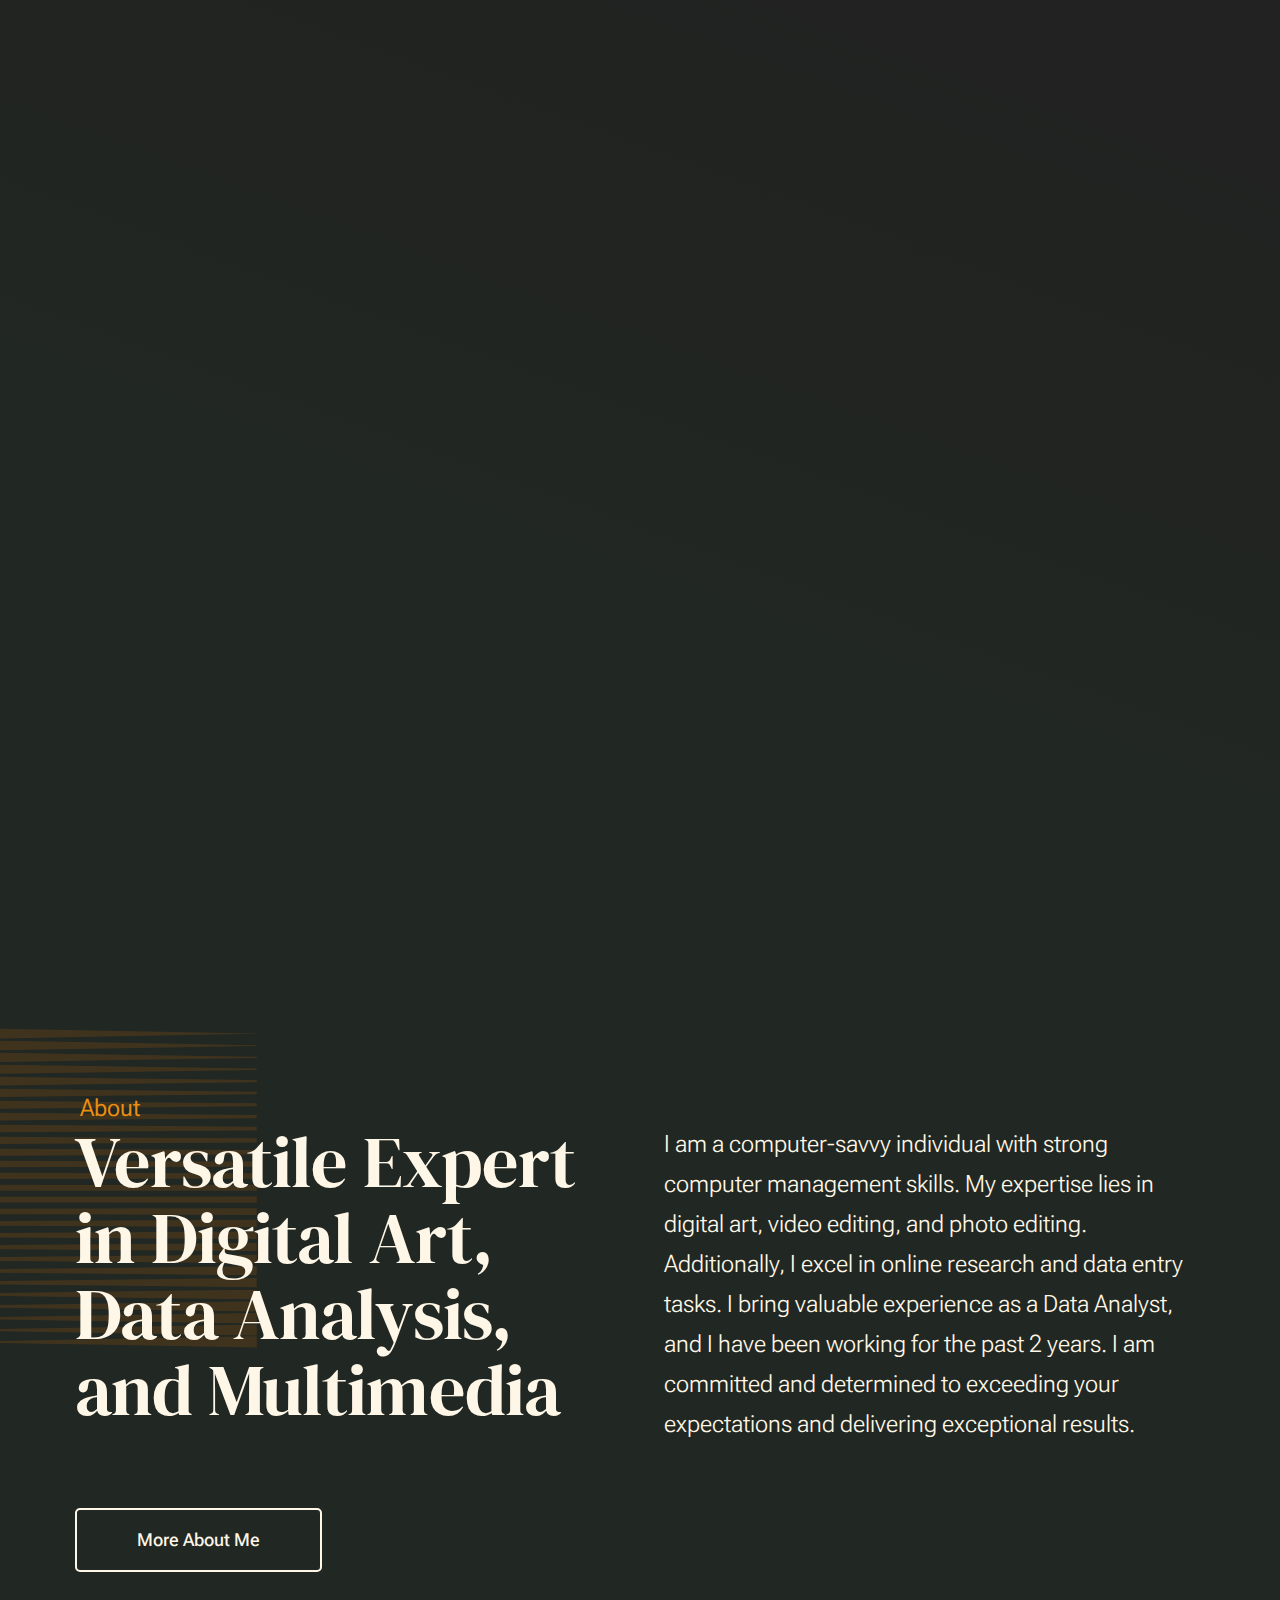
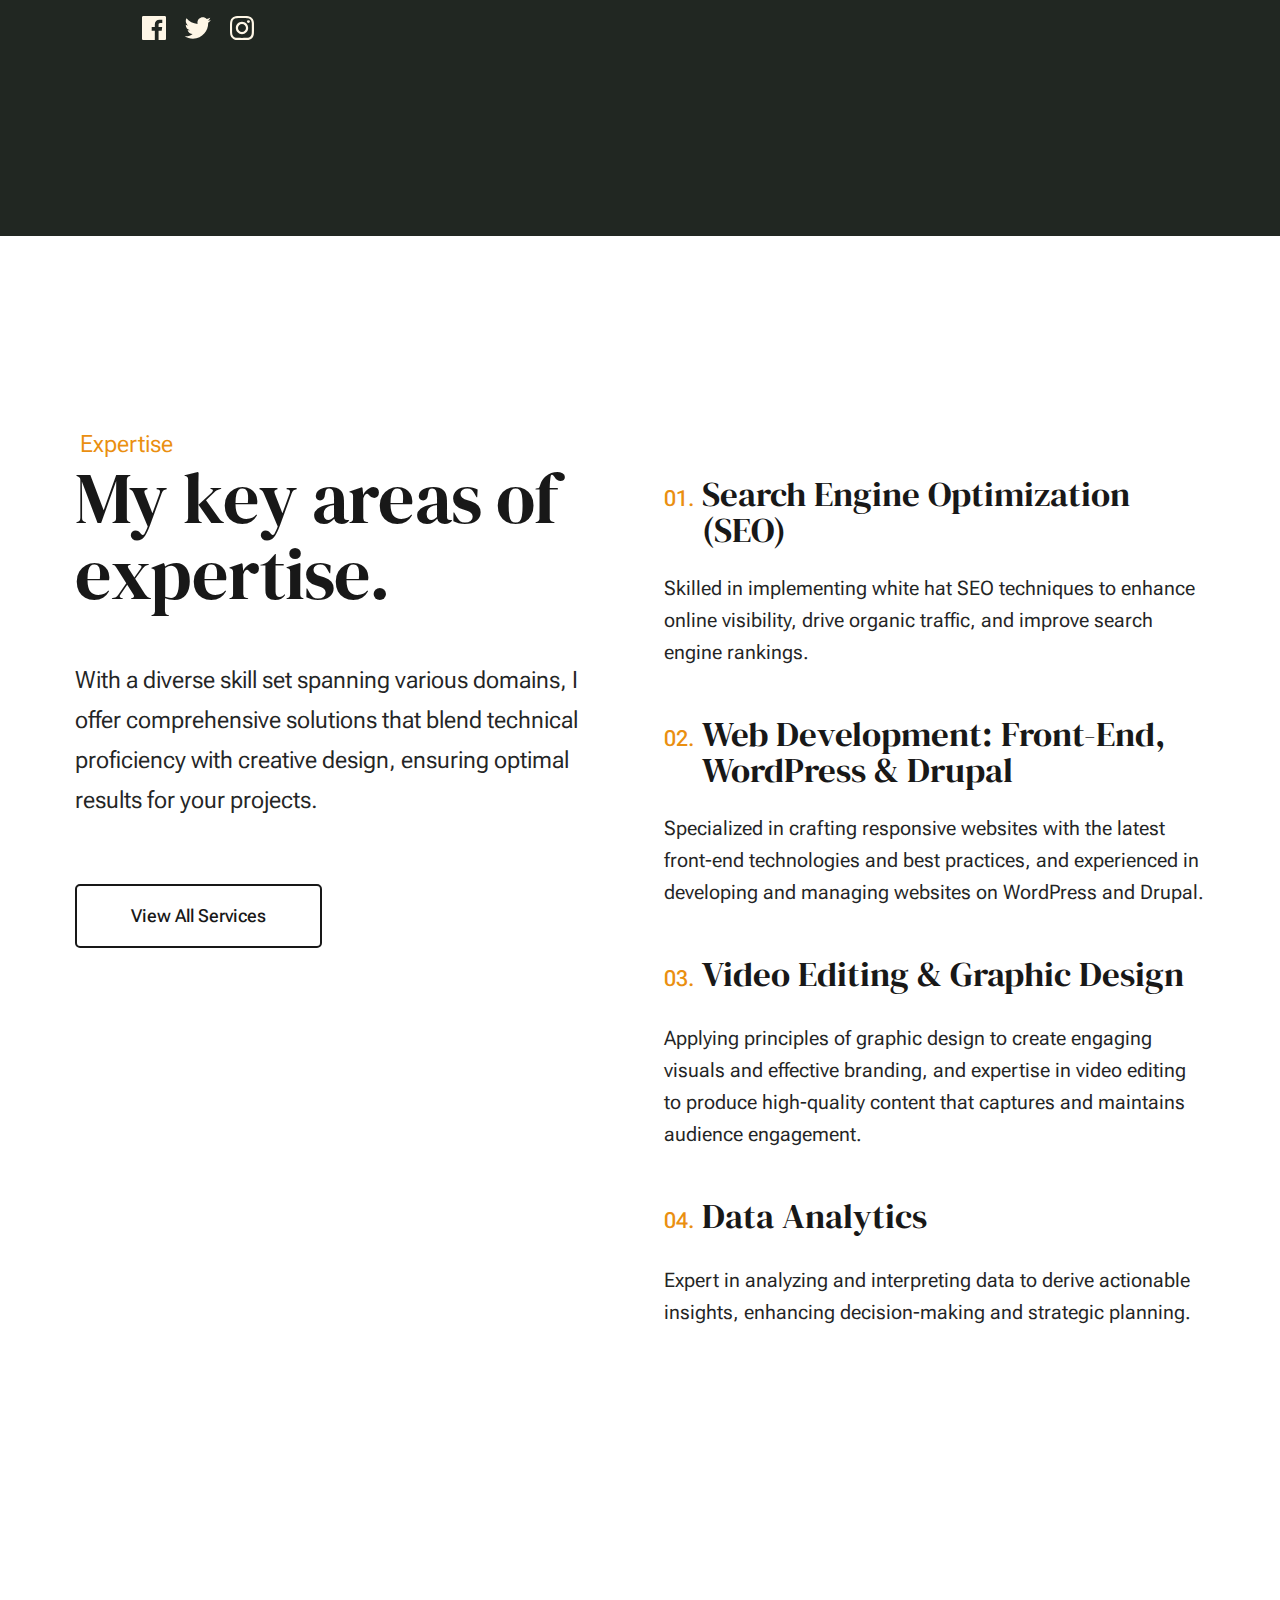
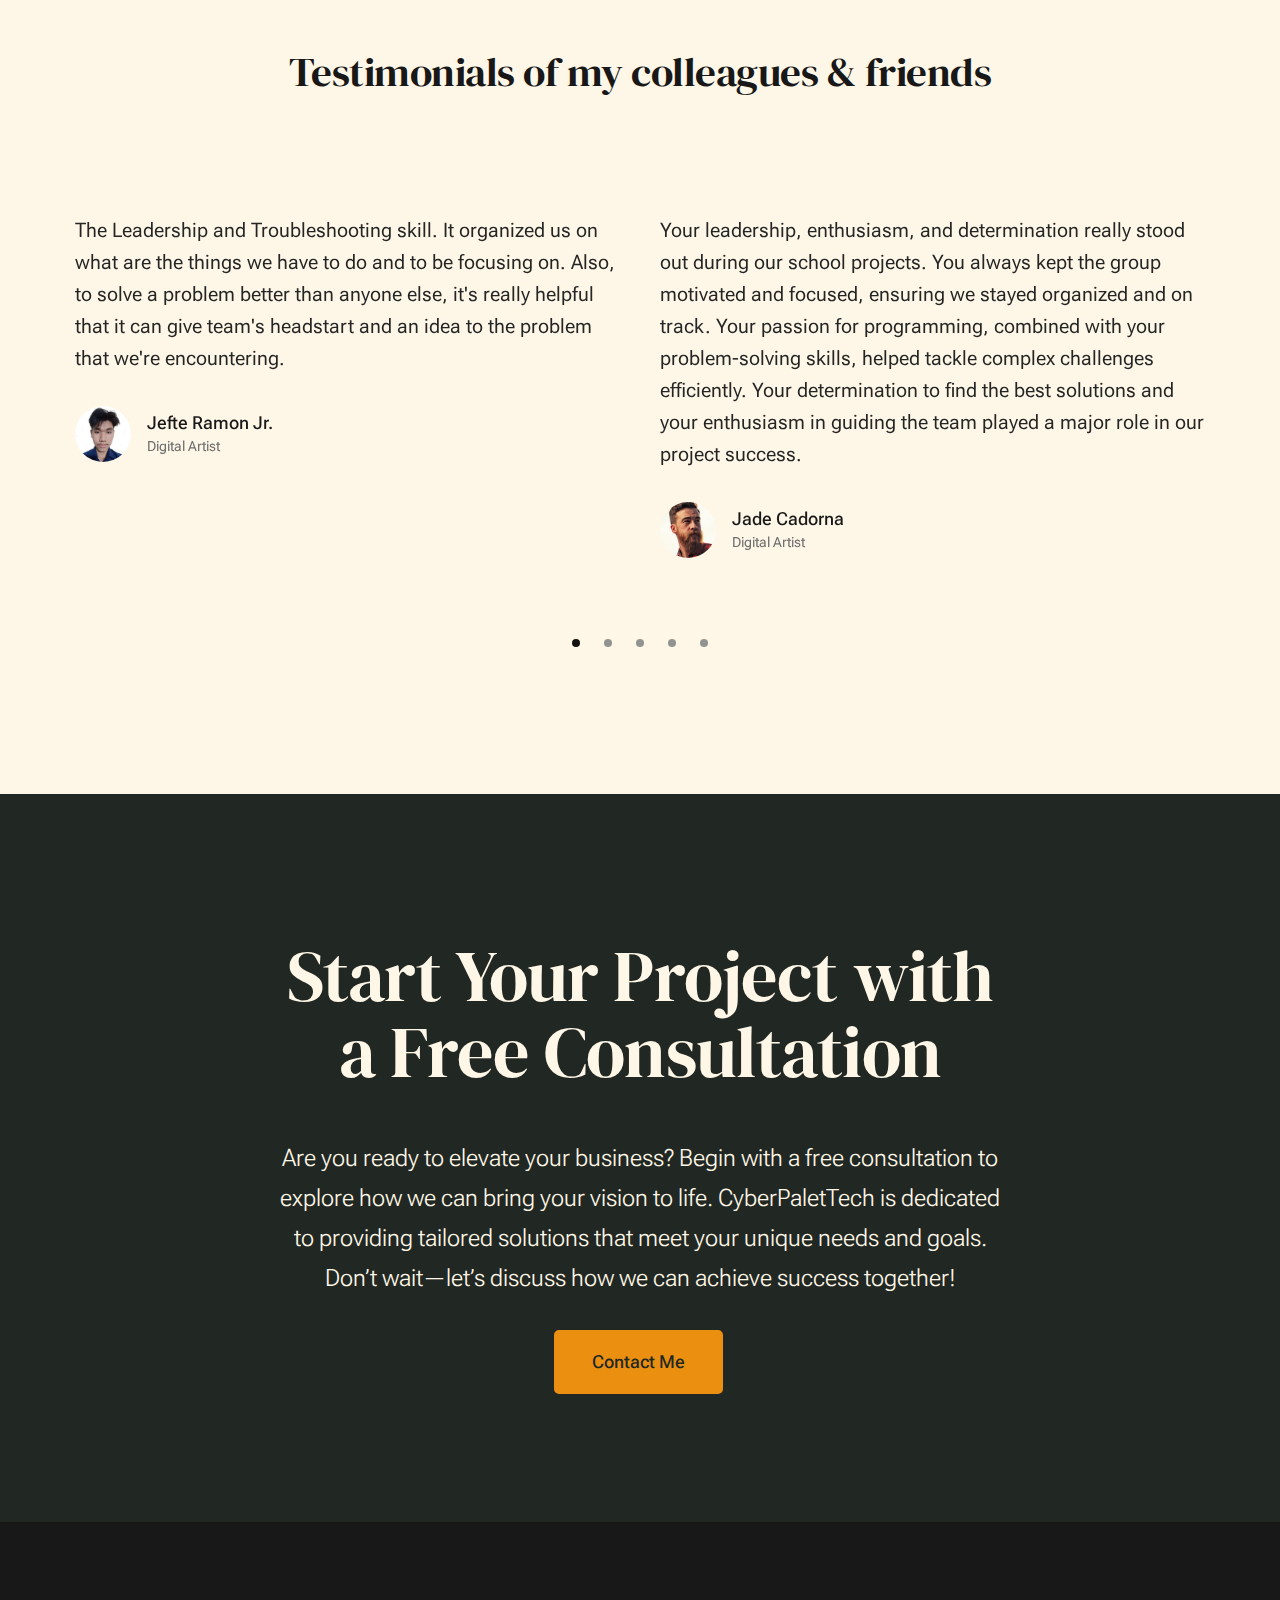
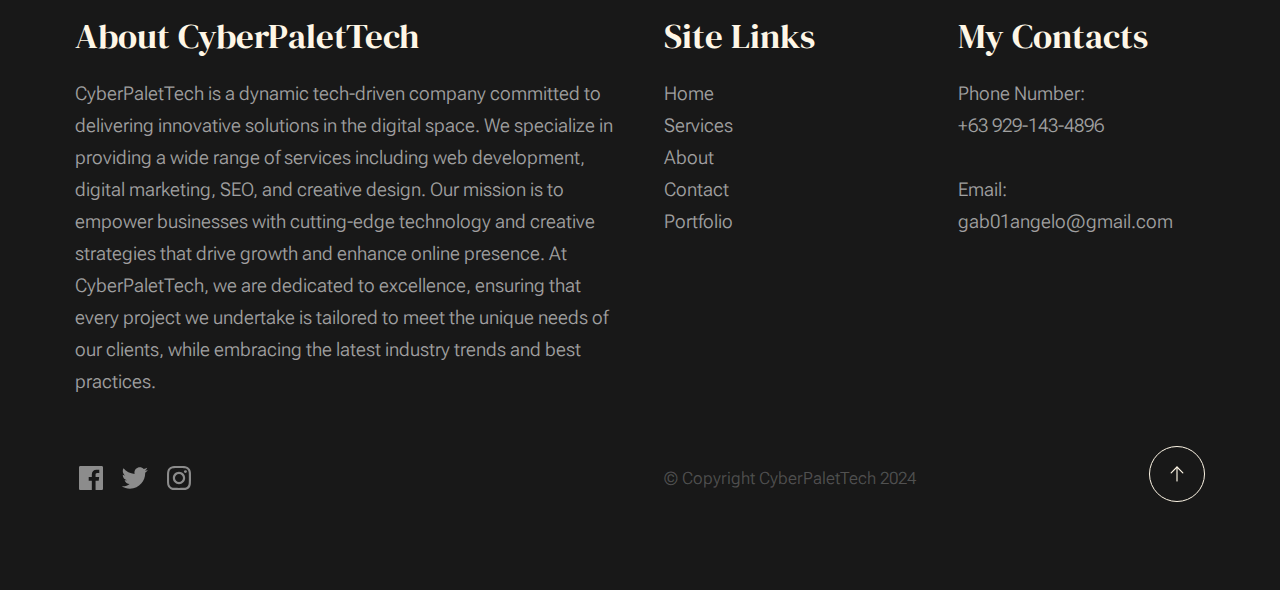
<file: index.html>
<!DOCTYPE html>
<html lang="en" class="no-js">

<head>

    <!--- basic page needs
    ================================================== -->
    <meta charset="utf-8">
    <meta name="viewport" content="width=device-width, initial-scale=1">
    <title>CyberPaletTech</title>

    <script>
        document.documentElement.classList.remove('no-js');
        document.documentElement.classList.add('js');
    </script>

    <!-- CSS
    ================================================== -->
    <link rel="stylesheet" href="css/vendor.css">
    <link rel="stylesheet" href="css/styles.css">

    <!-- favicons
    ================================================== -->
    <link rel="apple-touch-icon" sizes="180x180" href="apple-touch-icon.png">
    <link rel="icon" type="image/png" sizes="32x32" href="favicon-32x32.png">
    <link rel="icon" type="image/png" sizes="16x16" href="favicon-16x16.png">
    <link rel="manifest" href="site.webmanifest">

</head>


<body id="top">


    <!-- preloader
    ================================================== -->
    <div id="preloader">
        <div id="loader" class="dots-fade">
            <div></div>
            <div></div>
            <div></div>
        </div>
    </div>


    <!-- page wrap
    ================================================== -->
    <div id="page" class="s-pagewrap ss-home">


        <!-- # site header 
        ================================================== -->
        <header class="s-header">

            <div class="row s-header__inner width-sixteen-col">

                <div class="s-header__block">
                    <div class="s-header__logo">
                        <a class="logo" href="index.html">
                            <img src="images/logo.svg" alt="Homepage">
                        </a>
                    </div>

                    <a class="s-header__menu-toggle" href="#0"><span>Menu</span></a>
                </div> <!-- end s-header__block -->

                <nav class="s-header__nav">

                    <ul class="s-header__menu-links">
                        <li class="current"><a href="index.html">Home</a></li>                        
                        <li><a href="about.html">About Me</a></li>
                        <li><a href="services.html">Services</a></li>
                        <li><a href="contact.html">Contact</a></li>
                        <li><a href="https://gac-background.carrd.co/">Portfolio</a></li>                        
                    </ul> <!-- s-header__menu-links -->

                    <div class="s-header__contact">
                        <a href="contact.html" class="btn btn--primary s-header__contact-btn">Let's Work Together</a>
                    </div> <!-- s-header__contact -->

                </nav> <!-- end s-header__nav -->

            </div> <!-- end s-header__inner -->

        </header> <!-- end s-header -->


        <!-- # site main content
        ================================================== -->
        <section id="content" class="s-content">

            <!-- intro
            ----------------------------------------------- -->
            <section id="intro" class="s-intro">

                <div class="row s-intro__content width-sixteen-col">

                    <div class="column lg-12 s-intro__content-inner grid-block">

                        <div class="s-intro__content-text">
                            <div class="s-intro__content-pretitle text-pretitle">Hello, I'm Gabriel</div>
                            <h1 class="s-intro__content-title">
                                I boost <br>
                                websites with my <br>
                                SEO strategies and <br>
                                technical skills.
                            </h1>
                        </div> <!-- s-intro__content-text -->

                        <div class="s-intro__content-media">
                            <div class="s-intro__content-media-inner">
                                <img src="images/intro-bg.png" alt="">
                                <div class="lines">
                                    <span></span>
                                </div>
                            </div>
                        </div> <!-- s-intro__content-media -->

                        <div class="s-intro__scroll-down">
                            <a href="#about" class="smoothscroll">
                                <div class="scroll-icon">
                                    <svg xmlns="http://www.w3.org/2000/svg" viewBox="0 0 24 24" width="36" height="36"
                                        fill="none" stroke="#97b34a" stroke-width="1" stroke-linecap="round"
                                        stroke-linejoin="round">&lt;!--! Atomicons Free 1.00 by @atisalab License -
                                        https://atomicons.com/license/ (Icons: CC BY 4.0) Copyright 2021 Atomicons
                                        --&gt;<polyline points="7 13 12 18 17 13"></polyline>
                                        <line x1="12" y1="18" x2="12" y2="6"></line>
                                    </svg>
                                </div>
                                <span>Scroll for more</span>
                            </a>
                        </div> <!-- s-intro__scroll-down -->

                    </div> <!-- s-intro__content-inner -->

                </div> <!-- s-intro__content -->

            </section> <!-- end s-intro -->

            <!-- about
            ----------------------------------------------- -->
            <section id="about" class="s-about target-section">

                <div class="row s-about__content width-sixteen-col">
                    <div class="column grid-block grid-section-split">

                        <img src="images/geometric_shape.svg" alt="" class="s-about__content-imgbg">

                        <div class="section-header grid-section-split__header">
                            <div class="text-pretitle">About</div>
                            <h2 class="text-display-title">
                                Versatile Expert in Digital Art, Data Analysis, and Multimedia
                            </h2>
                        </div> <!-- end section-header -->

                        <div class="s-about__content-main grid-section-split__primary">
                            <p class="attention-getter">
                                I am a computer-savvy individual with strong computer management skills. My expertise
                                lies in digital art, video editing, and photo editing. Additionally, I excel in online
                                research and data entry tasks. I bring valuable experience as a Data Analyst, and I have
                                been working for the past 2 years. I am committed and determined to exceeding your
                                expectations and delivering exceptional results.
                            </p>
                            <!-- <p class="attention-getter">
                            Autem tenetur commodi maiores. Lorem ipsum dolor sit, amet consectetur adipisicing elit.  
                            Est eligendi fugit, facilis velit reiciendis iure laudantium. Praesentium repellat 
                            corrupti dolor sit sint obcaecati. Modi aut quo molestiae a explicabo maiores necessitatibus 
                            nemo repellendus architecto? Corrupti numquam ullam nostrum, eveniet at doloribus blanditiis 
                            aliquid a est porro aspernatur pariatur culpa soluta nesciunt odio quasi maxime debitis illum.
                            </p>-->
                        </div> <!-- end s-about__content-main -->

                        <div class="s-about__content-btn grid-section-split__bottom">
                            <a href="about.html" class="btn btn--stroke u-fullwidth">More About Me</a>

                            <ul class="s-about__social social-list">
                                <li>
                                    <a href="#0">
                                        <svg xmlns="http://www.w3.org/2000/svg" width="24" height="24"
                                            viewBox="0 0 24 24" style="fill:rgba(0, 0, 0, 1);transform:;-ms-filter:">
                                            <path
                                                d="M20,3H4C3.447,3,3,3.448,3,4v16c0,0.552,0.447,1,1,1h8.615v-6.96h-2.338v-2.725h2.338v-2c0-2.325,1.42-3.592,3.5-3.592 c0.699-0.002,1.399,0.034,2.095,0.107v2.42h-1.435c-1.128,0-1.348,0.538-1.348,1.325v1.735h2.697l-0.35,2.725h-2.348V21H20 c0.553,0,1-0.448,1-1V4C21,3.448,20.553,3,20,3z">
                                            </path>
                                        </svg>
                                        <span class="u-screen-reader-text">Facebook</span>
                                    </a>
                                </li>
                                <li>
                                    <a href="#0">
                                        <svg xmlns="http://www.w3.org/2000/svg" width="24" height="24"
                                            viewBox="0 0 24 24" style="fill:rgba(0, 0, 0, 1);transform:;-ms-filter:">
                                            <path
                                                d="M19.633,7.997c0.013,0.175,0.013,0.349,0.013,0.523c0,5.325-4.053,11.461-11.46,11.461c-2.282,0-4.402-0.661-6.186-1.809 c0.324,0.037,0.636,0.05,0.973,0.05c1.883,0,3.616-0.636,5.001-1.721c-1.771-0.037-3.255-1.197-3.767-2.793 c0.249,0.037,0.499,0.062,0.761,0.062c0.361,0,0.724-0.05,1.061-0.137c-1.847-0.374-3.23-1.995-3.23-3.953v-0.05 c0.537,0.299,1.16,0.486,1.82,0.511C3.534,9.419,2.823,8.184,2.823,6.787c0-0.748,0.199-1.434,0.548-2.032 c1.983,2.443,4.964,4.04,8.306,4.215c-0.062-0.3-0.1-0.611-0.1-0.923c0-2.22,1.796-4.028,4.028-4.028 c1.16,0,2.207,0.486,2.943,1.272c0.91-0.175,1.782-0.512,2.556-0.973c-0.299,0.935-0.936,1.721-1.771,2.22 c0.811-0.088,1.597-0.312,2.319-0.624C21.104,6.712,20.419,7.423,19.633,7.997z">
                                            </path>
                                        </svg>
                                        <span class="u-screen-reader-text">Twitter</span>
                                    </a>
                                </li>
                                <li>
                                    <a href="#0">
                                        <svg xmlns="http://www.w3.org/2000/svg" width="24" height="24"
                                            viewBox="0 0 24 24" style="fill:rgba(0, 0, 0, 1);transform:;-ms-filter:">
                                            <path
                                                d="M11.999,7.377c-2.554,0-4.623,2.07-4.623,4.623c0,2.554,2.069,4.624,4.623,4.624c2.552,0,4.623-2.07,4.623-4.624 C16.622,9.447,14.551,7.377,11.999,7.377L11.999,7.377z M11.999,15.004c-1.659,0-3.004-1.345-3.004-3.003 c0-1.659,1.345-3.003,3.004-3.003s3.002,1.344,3.002,3.003C15.001,13.659,13.658,15.004,11.999,15.004L11.999,15.004z">
                                            </path>
                                            <circle cx="16.806" cy="7.207" r="1.078"></circle>
                                            <path
                                                d="M20.533,6.111c-0.469-1.209-1.424-2.165-2.633-2.632c-0.699-0.263-1.438-0.404-2.186-0.42 c-0.963-0.042-1.268-0.054-3.71-0.054s-2.755,0-3.71,0.054C7.548,3.074,6.809,3.215,6.11,3.479C4.9,3.946,3.945,4.902,3.477,6.111 c-0.263,0.7-0.404,1.438-0.419,2.186c-0.043,0.962-0.056,1.267-0.056,3.71c0,2.442,0,2.753,0.056,3.71 c0.015,0.748,0.156,1.486,0.419,2.187c0.469,1.208,1.424,2.164,2.634,2.632c0.696,0.272,1.435,0.426,2.185,0.45 c0.963,0.042,1.268,0.055,3.71,0.055s2.755,0,3.71-0.055c0.747-0.015,1.486-0.157,2.186-0.419c1.209-0.469,2.164-1.424,2.633-2.633 c0.263-0.7,0.404-1.438,0.419-2.186c0.043-0.962,0.056-1.267,0.056-3.71s0-2.753-0.056-3.71C20.941,7.57,20.801,6.819,20.533,6.111z M19.315,15.643c-0.007,0.576-0.111,1.147-0.311,1.688c-0.305,0.787-0.926,1.409-1.712,1.711c-0.535,0.199-1.099,0.303-1.67,0.311 c-0.95,0.044-1.218,0.055-3.654,0.055c-2.438,0-2.687,0-3.655-0.055c-0.569-0.007-1.135-0.112-1.669-0.311 c-0.789-0.301-1.414-0.923-1.719-1.711c-0.196-0.534-0.302-1.099-0.311-1.669c-0.043-0.95-0.053-1.218-0.053-3.654 c0-2.437,0-2.686,0.053-3.655c0.007-0.576,0.111-1.146,0.311-1.687c0.305-0.789,0.93-1.41,1.719-1.712 c0.534-0.198,1.1-0.303,1.669-0.311c0.951-0.043,1.218-0.055,3.655-0.055c2.437,0,2.687,0,3.654,0.055 c0.571,0.007,1.135,0.112,1.67,0.311c0.786,0.303,1.407,0.925,1.712,1.712c0.196,0.534,0.302,1.099,0.311,1.669 c0.043,0.951,0.054,1.218,0.054,3.655c0,2.436,0,2.698-0.043,3.654H19.315z">
                                            </path>
                                        </svg>
                                        <span class="u-screen-reader-text">Instagram</span>
                                    </a>
                                </li>

                            </ul> <!-- end s-footer__social -->
                        </div> <!-- end s-about__content-btn -->

                    </div> <!-- content-inner -->
                </div>

            </section> <!-- end s-about -->

            <!-- expertise
----------------------------------------------- -->
            <section id="expertise" class="s-expertise">

                <div class="row s-expertise__content width-sixteen-col">
                    <div class="column xl-12 grid-block grid-section-split">

                        <div class="section-header grid-section-split__header">
                            <div class="text-pretitle">Expertise</div>
                            <h2 class="text-display-title">
                                My key areas of expertise.
                            </h2>

                            <p class="lead">
                                With a diverse skill set spanning various domains, I offer comprehensive solutions that
                                blend technical proficiency with creative design, ensuring optimal results for your
                                projects.
                            </p>
                        </div> <!-- end section-header -->

                        <div class="s-expertise__content-main grid-section-split__primary">

                            <div class="grid-list-items list-items show-ctr">
                                <div class="grid-list-items__item list-items__item">
                                    <div class="grid-list-items__title list-items__item-header">
                                        <h3 class="list-items__item-title">Search Engine Optimization (SEO)</h3>
                                    </div>
                                    <div class="grid-list-items__text list-items__item-text">
                                        <p>
                                            Skilled in implementing white hat SEO techniques to enhance online visibility, drive organic traffic, and improve search engine rankings.
                                        </p>
                                    </div>
                                </div> <!-- list-item -->

                                <div class="grid-list-items__item list-items__item">
                                    <div class="grid-list-items__title list-items__item-header">
                                        <h3 class="list-items__item-title">Web Development: Front-End, WordPress & Drupal</h3>
                                    </div>
                                    <div class="grid-list-items__text list-items__item-text">
                                        <p>
                                            Specialized in crafting responsive websites with the latest front-end technologies and best practices, and experienced in developing and managing websites on WordPress and Drupal.
                                        </p>
                                    </div>
                                </div> <!-- list-item -->
                                <div class="grid-list-items__item list-items__item">
                                    <div class="grid-list-items__title list-items__item-header">
                                        <h3 class="list-items__item-title">Video Editing & Graphic Design</h3>
                                    </div>
                                    <div class="grid-list-items__text list-items__item-text">
                                        <p>
                                            Applying principles of graphic design to create engaging visuals and effective branding, and expertise in video editing to produce high-quality content that captures and maintains audience engagement.
                                        </p>
                                    </div>
                                </div> <!-- list-item -->
                                <div class="grid-list-items__item list-items__item">
                                    <div class="grid-list-items__title list-items__item-header">
                                        <h3 class="list-items__item-title">Data Analytics</h3>
                                    </div>
                                    <div class="grid-list-items__text list-items__item-text">
                                        <p>
                                            Expert in analyzing and interpreting data to derive actionable insights, enhancing decision-making and strategic planning.
                                        </p>
                                    </div>
                                </div> <!-- list-item -->

                        
                            </div> <!-- grid-list-items -->
                        </div> <!-- end s-expertise__content-main -->
                        

                        <div class="s-expertise__content-btn grid-section-split__bottom">
                            <a href="services.html" class="btn btn--stroke u-fullwidth">View All Services</a>
                        </div> <!-- end s-about__content-btn -->

                    </div> <!-- end grid-block-->
                </div> <!-- end s-expertise__content -->

            </section> <!-- end s-expertise -->

            <!-- clients and brands removed
            ----------------------------------------------- -->
            <section id="clients" class="s-clients">
                <h2 style="text-align: center; padding-top: 50px;">Testimonials of my colleagues & friends</h2>
                <div class="row s-clients__content-block width-sixteen-col">
                    <div class="column xl-12 testimonials">

                        <div class="swiper-container testimonials__slider home-slider">

                            <div class="swiper-wrapper">
                                <div class="testimonials__slide swiper-slide">
                                    <p>
                                        The Leadership and Troubleshooting skill. It organized us on what are the things we have to do and to be focusing on. Also, to solve a problem better than anyone else, it's really helpful that it can give team's headstart and an idea to the problem that we're encountering.
                                    </p>
                                    <div class="testimonials__author">
                                        <img src="images/avatars/user-01.jpg" alt="Author image"
                                            class="testimonials__avatar">
                                        <cite class="testimonials__cite">
                                            <strong>Jefte Ramon Jr.</strong>
                                            <span>Digital Artist</span>
                                        </cite>
                                    </div>
                                </div>
                                <div class="testimonials__slide swiper-slide">
                                    <p>
                                        Your leadership, enthusiasm, and determination really stood out during our school projects. You always kept the group motivated and focused, ensuring we stayed organized and on track. Your passion for programming, combined with your problem-solving skills, helped tackle complex challenges efficiently. Your determination to find the best solutions and your enthusiasm in guiding the team played a major role in our project success.
                                    </p>
                                    <div class="testimonials__author">
                                        <img src="images/avatars/user-02.jpg" alt="Author image"
                                            class="testimonials__avatar">
                                        <cite class="testimonials__cite">
                                            <strong>Jade Cadorna</strong>
                                            <span>Digital Artist</span>
                                        </cite>
                                    </div>
                                </div>
                                <div class="testimonials__slide swiper-slide">
                                    <p>
                                        The best quality is your leadership and creativity. You always ensured that everyone was on the same page, coordinating tasks efficiently and motivating the team. Your creative approach helped us find unique solutions to challenges, making our projects not only successful but also stand out. Your ability to listen and incorporate everyone’s ideas fostered a collaborative environment, and your strong problem-solving skills pushed the team toward meeting our goals.
                                    </p>
                                    <div class="testimonials__author">
                                        <img src="images/avatars/user-03.jpg" alt="Author image"
                                            class="testimonials__avatar">
                                        <cite class="testimonials__cite">
                                            <strong>Ronn Andrei Cruz</strong>
                                            <span>Front-End Web Developer</span>
                                        </cite>
                                    </div>
                                </div>                                
                                <div class="testimonials__slide swiper-slide">
                                    <p>
                                        Voluptas tempore rem. Molestiae incidunt consequatur quis ipsa autem nam sit
                                        enim magni.
                                        Explicabo a quaerat sint autem dolore ducimus ut consequatur neque.
                                        Nisi dolores quaerat fuga rem nihil nostrum. Laudantium quia consequatur
                                        molestias.
                                    </p>
                                    <div class="testimonials__author">
                                        <img src="images/avatars/user-08.jpg" alt="Author image"
                                            class="testimonials__avatar">
                                        <cite class="testimonials__cite">
                                            <strong>Merlyn Malasaga</strong>
                                            <span>UI/UX Designer & Web Developer</span>
                                        </cite>
                                    </div>
                                </div>
                                <div class="testimonials__slide swiper-slide">
                                    <p>
                                        Voluptas tempore rem. Molestiae incidunt consequatur quis ipsa autem nam sit
                                        enim magni.
                                        Explicabo a quaerat sint autem dolore ducimus ut consequatur neque.
                                        Nisi dolores quaerat fuga rem nihil nostrum. Laudantium quia consequatur
                                        molestias.
                                    </p>
                                    <div class="testimonials__author">
                                        <img src="images/avatars/user-08.jpg" alt="Author image"
                                            class="testimonials__avatar">
                                        <cite class="testimonials__cite">
                                            <strong>Kimberly Rayo</strong>
                                            <span>Web Developer</span>
                                        </cite>
                                    </div>
                                </div>          
                                <div class="testimonials__slide swiper-slide">
                                    <p>
                                        Voluptas tempore rem. Molestiae incidunt consequatur quis ipsa autem nam sit
                                        enim magni.
                                        Explicabo a quaerat sint autem dolore ducimus ut consequatur neque.
                                        Nisi dolores quaerat fuga rem nihil nostrum. Laudantium quia consequatur
                                        molestias.
                                    </p>
                                    <div class="testimonials__author">
                                        <img src="images/avatars/user-08.jpg" alt="Author image"
                                            class="testimonials__avatar">
                                        <cite class="testimonials__cite">
                                            <strong>Rhea Lyn De Asis</strong>
                                            <span>Web Developer</span>
                                        </cite>
                                    </div>
                                </div>                                                      
                            </div> <!-- end swiper-wrapper -->

                            <div class="swiper-pagination"></div>

                        </div> <!--end testimonials__slider -->

                    </div> <!-- end column -->
                </div> <!-- end row -->


            </section> <!-- end s-clients -->

        </section> <!-- s-content-->

        <!-- # cta
        ================================================== -->
        <section id="cta" class="s-cta">

            <div class="row row-x-center text-center">
                <div class="column xl-8 lg-12">

                    <div class="s-cta__content">
                        <h2 class="text-display-title">
                            Start Your Project with a Free Consultation
                        </h2>
                        <p class="lead">
                            Are you ready to elevate your business? Begin with a free consultation to explore how we can
                            bring your vision to life. CyberPaletTech is dedicated to providing tailored solutions that
                            meet your unique needs and goals. Don’t wait—let’s discuss how we can achieve success
                            together!
                        </p>
                        <a href="contact.html" class="btn btn--primary">Contact Me</a>
                    </div>

                </div>
            </div>

        </section> <!-- end s-cta -->

        <!-- # journal removed
        ================================================== -->



        <!-- # footer
        ================================================== -->
        <footer class="s-footer">
            <!-- # footer.html insert
            ================================================== -->            
            <div id="footer"></div>
            <script>
                fetch('footer.html')
                    .then(response => response.text())
                    .then(data => document.getElementById('footer').innerHTML = data);
            </script>
            

            <div class="row s-footer__bottom">
                <div class="column xl-6 lg-12">
                    <ul class="s-footer__social social-list">
                        <li>
                            <a href="#0">
                                <svg xmlns="http://www.w3.org/2000/svg" width="24" height="24" viewBox="0 0 24 24"
                                    style="fill:rgba(0, 0, 0, 1);transform:;-ms-filter:">
                                    <path
                                        d="M20,3H4C3.447,3,3,3.448,3,4v16c0,0.552,0.447,1,1,1h8.615v-6.96h-2.338v-2.725h2.338v-2c0-2.325,1.42-3.592,3.5-3.592 c0.699-0.002,1.399,0.034,2.095,0.107v2.42h-1.435c-1.128,0-1.348,0.538-1.348,1.325v1.735h2.697l-0.35,2.725h-2.348V21H20 c0.553,0,1-0.448,1-1V4C21,3.448,20.553,3,20,3z">
                                    </path>
                                </svg>
                                <span class="u-screen-reader-text">Facebook</span>
                            </a>
                        </li>
                        <li>
                            <a href="#0">
                                <svg xmlns="http://www.w3.org/2000/svg" width="24" height="24" viewBox="0 0 24 24"
                                    style="fill:rgba(0, 0, 0, 1);transform:;-ms-filter:">
                                    <path
                                        d="M19.633,7.997c0.013,0.175,0.013,0.349,0.013,0.523c0,5.325-4.053,11.461-11.46,11.461c-2.282,0-4.402-0.661-6.186-1.809 c0.324,0.037,0.636,0.05,0.973,0.05c1.883,0,3.616-0.636,5.001-1.721c-1.771-0.037-3.255-1.197-3.767-2.793 c0.249,0.037,0.499,0.062,0.761,0.062c0.361,0,0.724-0.05,1.061-0.137c-1.847-0.374-3.23-1.995-3.23-3.953v-0.05 c0.537,0.299,1.16,0.486,1.82,0.511C3.534,9.419,2.823,8.184,2.823,6.787c0-0.748,0.199-1.434,0.548-2.032 c1.983,2.443,4.964,4.04,8.306,4.215c-0.062-0.3-0.1-0.611-0.1-0.923c0-2.22,1.796-4.028,4.028-4.028 c1.16,0,2.207,0.486,2.943,1.272c0.91-0.175,1.782-0.512,2.556-0.973c-0.299,0.935-0.936,1.721-1.771,2.22 c0.811-0.088,1.597-0.312,2.319-0.624C21.104,6.712,20.419,7.423,19.633,7.997z">
                                    </path>
                                </svg>
                                <span class="u-screen-reader-text">Twitter</span>
                            </a>
                        </li>
                        <li>
                            <a href="#0">
                                <svg xmlns="http://www.w3.org/2000/svg" width="24" height="24" viewBox="0 0 24 24"
                                    style="fill:rgba(0, 0, 0, 1);transform:;-ms-filter:">
                                    <path
                                        d="M11.999,7.377c-2.554,0-4.623,2.07-4.623,4.623c0,2.554,2.069,4.624,4.623,4.624c2.552,0,4.623-2.07,4.623-4.624 C16.622,9.447,14.551,7.377,11.999,7.377L11.999,7.377z M11.999,15.004c-1.659,0-3.004-1.345-3.004-3.003 c0-1.659,1.345-3.003,3.004-3.003s3.002,1.344,3.002,3.003C15.001,13.659,13.658,15.004,11.999,15.004L11.999,15.004z">
                                    </path>
                                    <circle cx="16.806" cy="7.207" r="1.078"></circle>
                                    <path
                                        d="M20.533,6.111c-0.469-1.209-1.424-2.165-2.633-2.632c-0.699-0.263-1.438-0.404-2.186-0.42 c-0.963-0.042-1.268-0.054-3.71-0.054s-2.755,0-3.71,0.054C7.548,3.074,6.809,3.215,6.11,3.479C4.9,3.946,3.945,4.902,3.477,6.111 c-0.263,0.7-0.404,1.438-0.419,2.186c-0.043,0.962-0.056,1.267-0.056,3.71c0,2.442,0,2.753,0.056,3.71 c0.015,0.748,0.156,1.486,0.419,2.187c0.469,1.208,1.424,2.164,2.634,2.632c0.696,0.272,1.435,0.426,2.185,0.45 c0.963,0.042,1.268,0.055,3.71,0.055s2.755,0,3.71-0.055c0.747-0.015,1.486-0.157,2.186-0.419c1.209-0.469,2.164-1.424,2.633-2.633 c0.263-0.7,0.404-1.438,0.419-2.186c0.043-0.962,0.056-1.267,0.056-3.71s0-2.753-0.056-3.71C20.941,7.57,20.801,6.819,20.533,6.111z M19.315,15.643c-0.007,0.576-0.111,1.147-0.311,1.688c-0.305,0.787-0.926,1.409-1.712,1.711c-0.535,0.199-1.099,0.303-1.67,0.311 c-0.95,0.044-1.218,0.055-3.654,0.055c-2.438,0-2.687,0-3.655-0.055c-0.569-0.007-1.135-0.112-1.669-0.311 c-0.789-0.301-1.414-0.923-1.719-1.711c-0.196-0.534-0.302-1.099-0.311-1.669c-0.043-0.95-0.053-1.218-0.053-3.654 c0-2.437,0-2.686,0.053-3.655c0.007-0.576,0.111-1.146,0.311-1.687c0.305-0.789,0.93-1.41,1.719-1.712 c0.534-0.198,1.1-0.303,1.669-0.311c0.951-0.043,1.218-0.055,3.655-0.055c2.437,0,2.687,0,3.654,0.055 c0.571,0.007,1.135,0.112,1.67,0.311c0.786,0.303,1.407,0.925,1.712,1.712c0.196,0.534,0.302,1.099,0.311,1.669 c0.043,0.951,0.054,1.218,0.054,3.655c0,2.436,0,2.698-0.043,3.654H19.315z">
                                    </path>
                                </svg>
                                <span class="u-screen-reader-text">Instagram</span>
                            </a>
                        </li>
                    </ul> <!-- end s-footer__social -->
                </div>
                <div class="column xl-6 lg-12">
                    <p class="ss-copyright">
                        <span>© Copyright CyberPaletTech 2024</span>
                    </p>
                </div>

                <div class="ss-go-top">
                    <a class="smoothscroll" title="Back to Top" href="#top">
                        <svg xmlns="http://www.w3.org/2000/svg" viewBox="0 0 24 24" width="36" height="36" fill="none"
                            stroke="#ffffff" stroke-width="1" stroke-linecap="round" stroke-linejoin="round">&lt;!--!
                            Atomicons Free 1.00 by @atisalab License - https://atomicons.com/license/ (Icons: CC BY 4.0)
                            Copyright 2021 Atomicons --&gt;<polyline points="17 11 12 6 7 11"></polyline>
                            <line x1="12" y1="18" x2="12" y2="6"></line>
                        </svg>
                    </a>
                </div> <!-- end ss-go-top -->
            </div>

        </footer> <!-- end s-footer -->

    </div> <!-- end page-wrap -->

    <!-- Java Script
    ================================================== -->
    <script src="js/plugins.js"></script>
    <script src="js/main.js"></script>

</body>

</html>
</file>
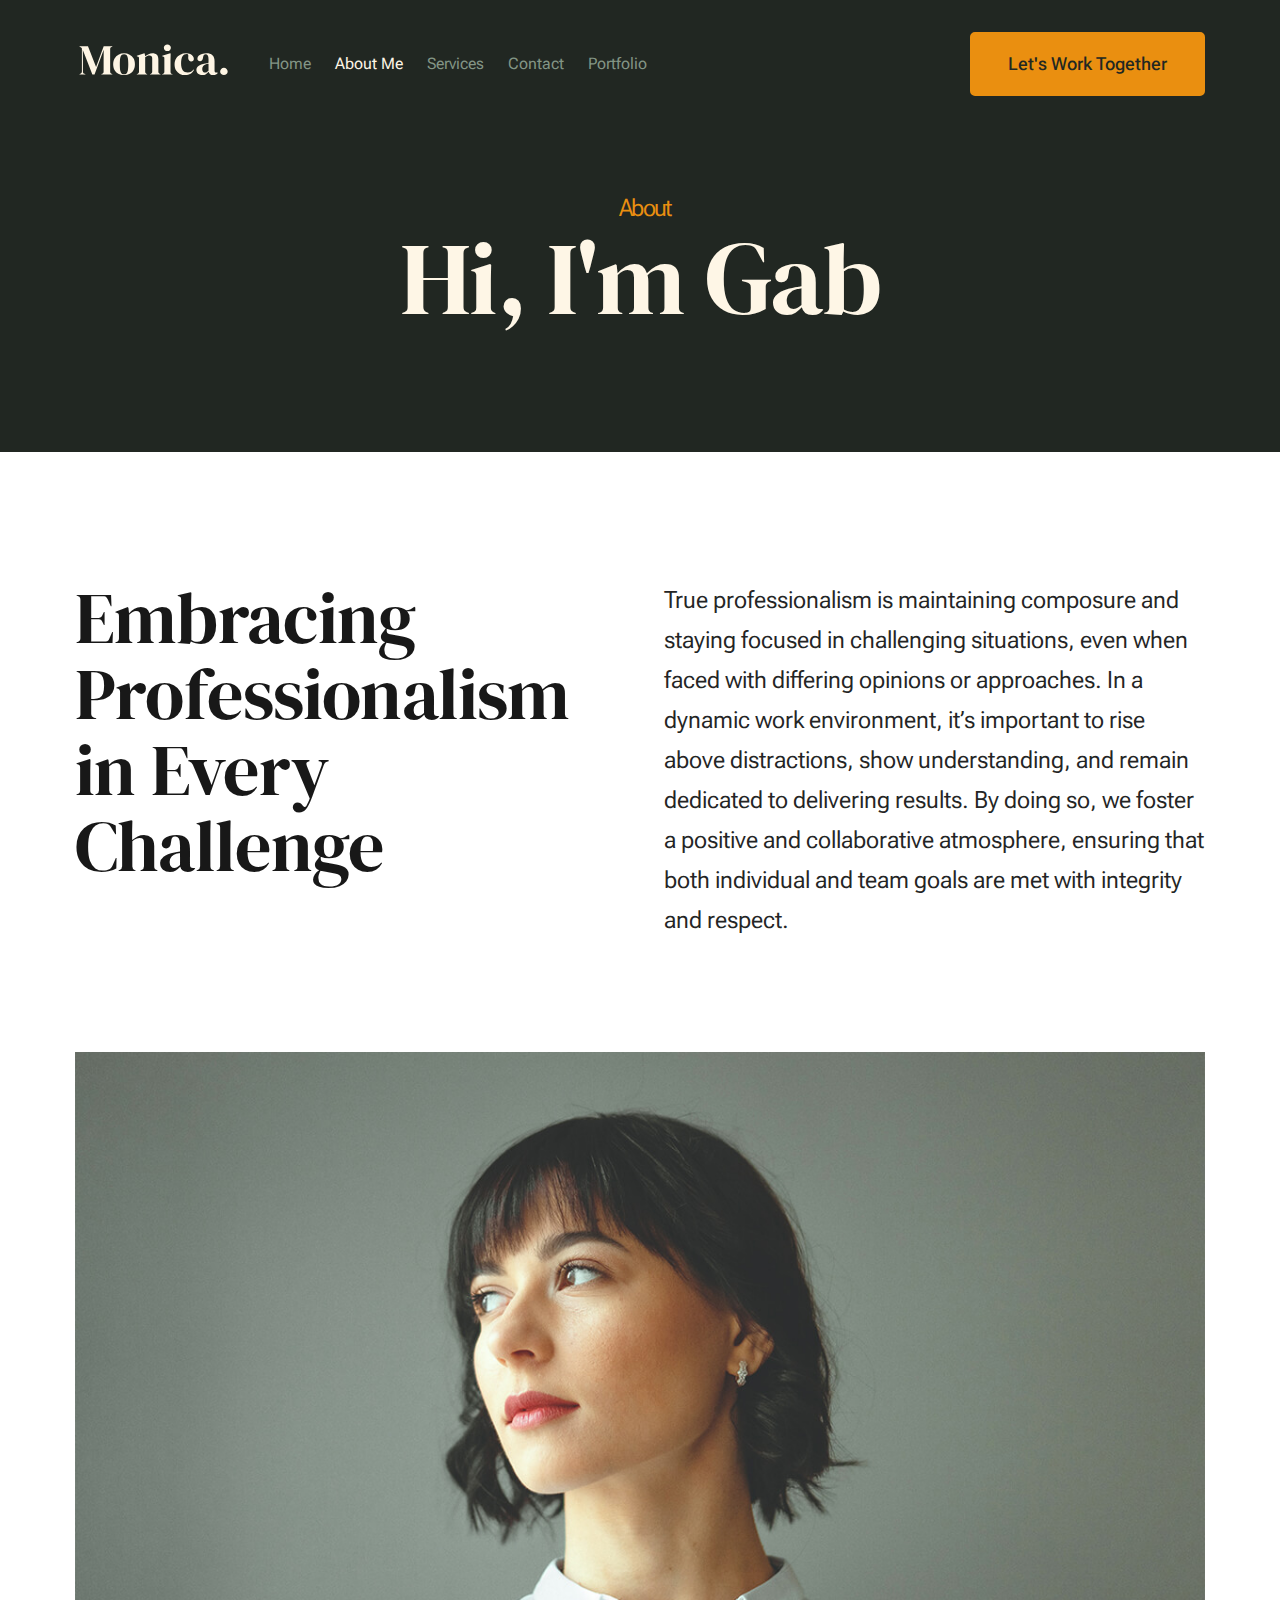
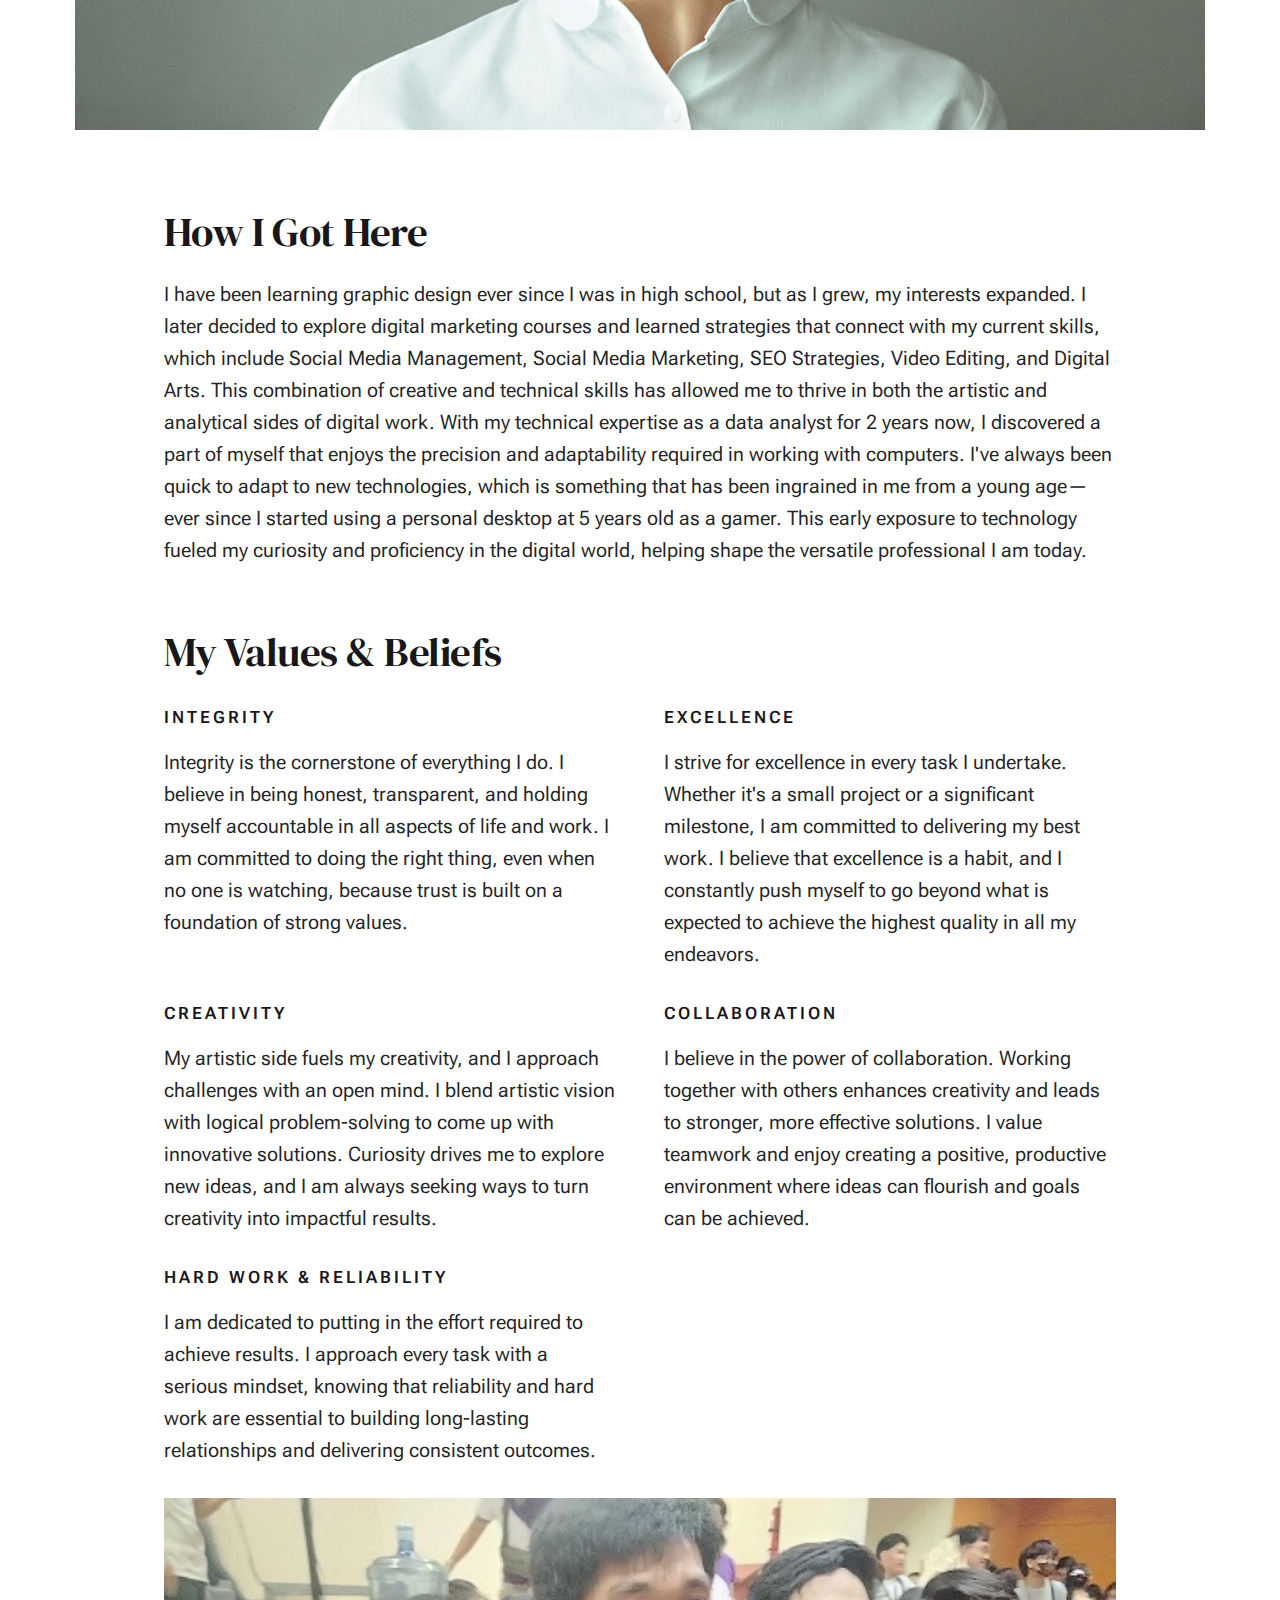
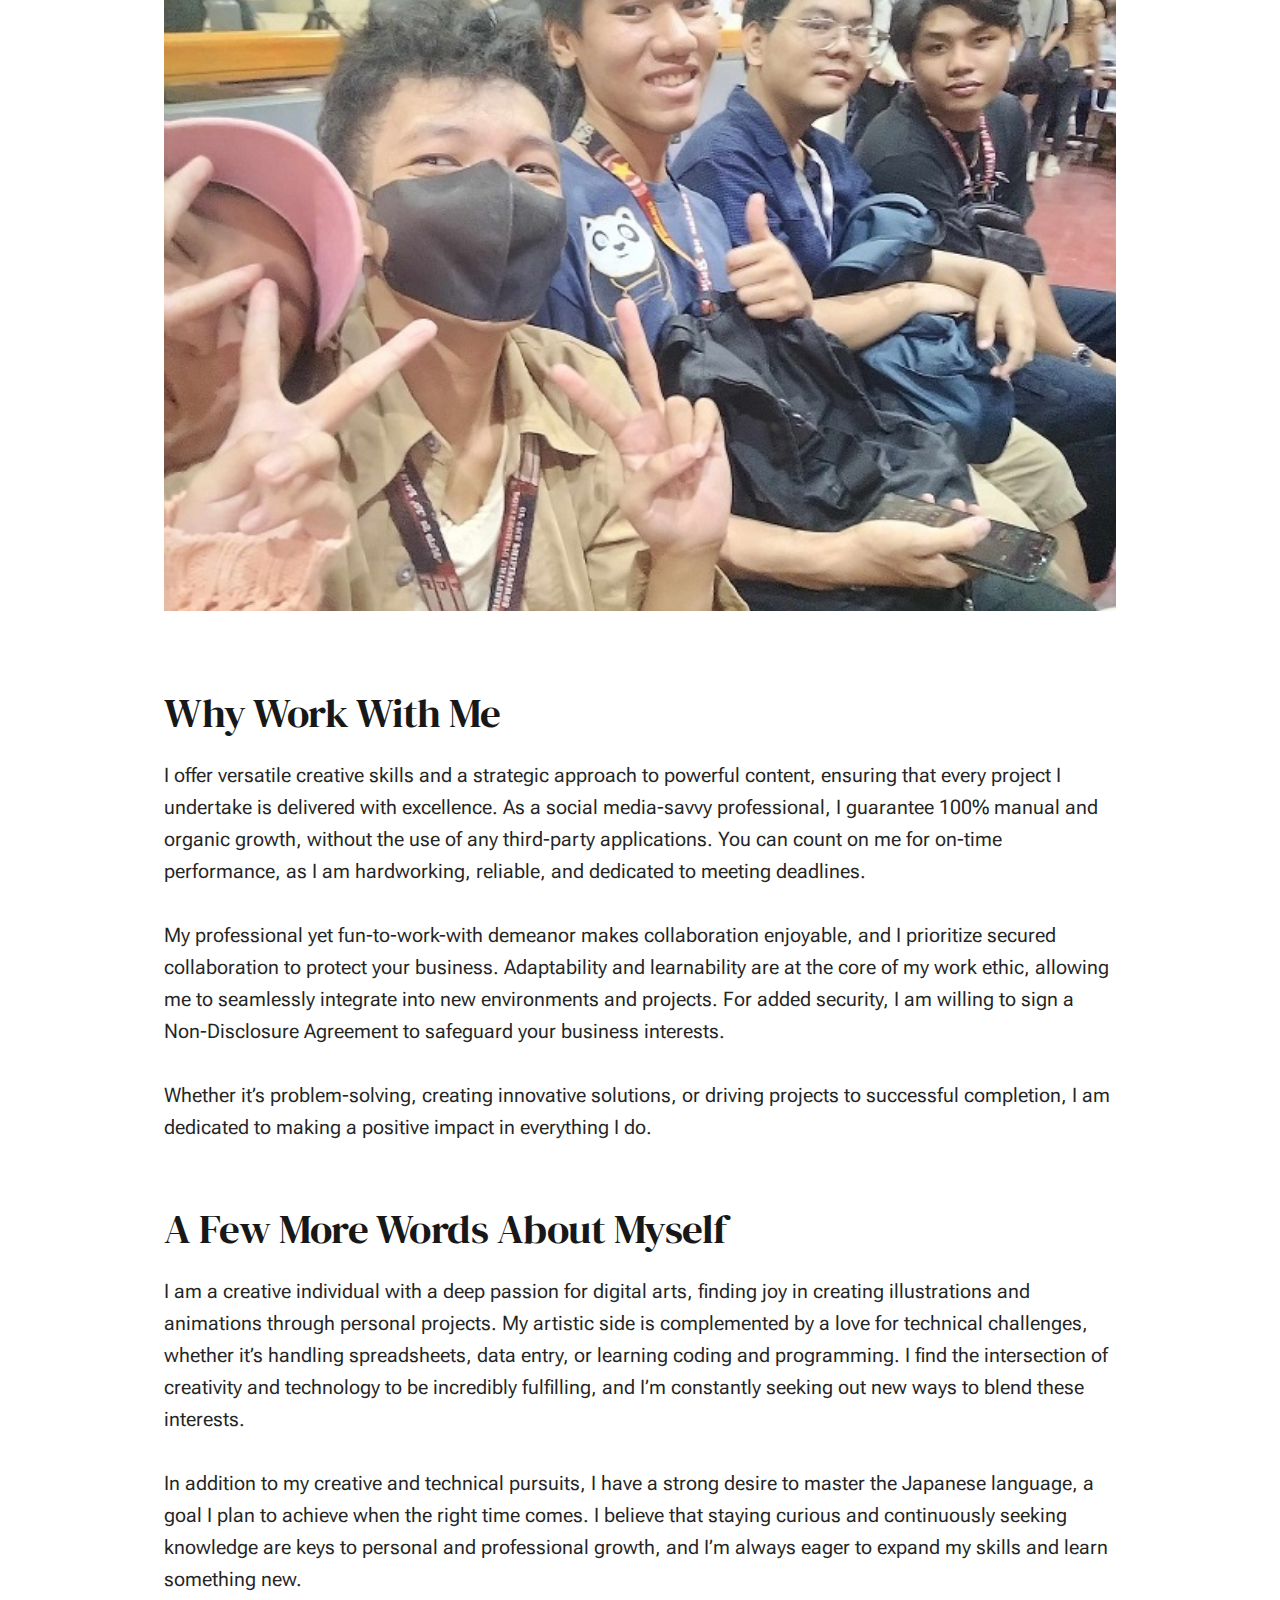
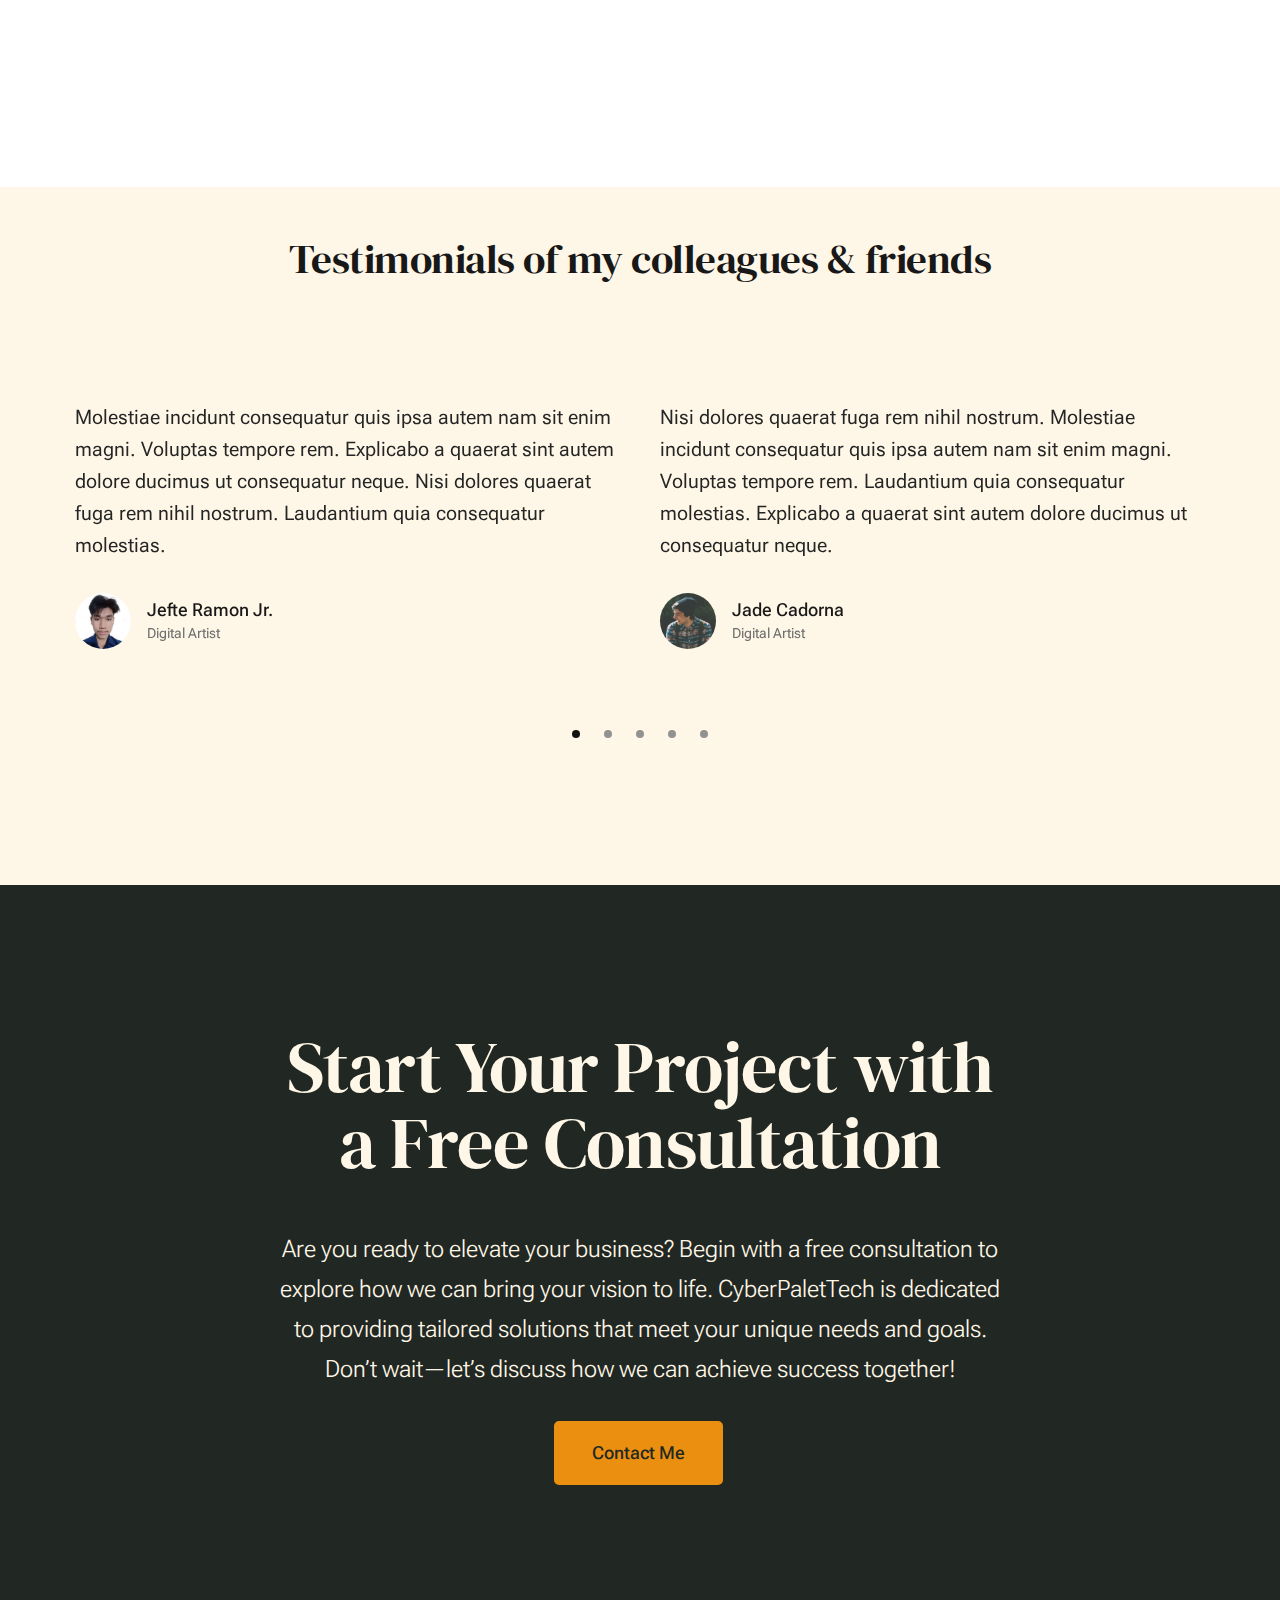
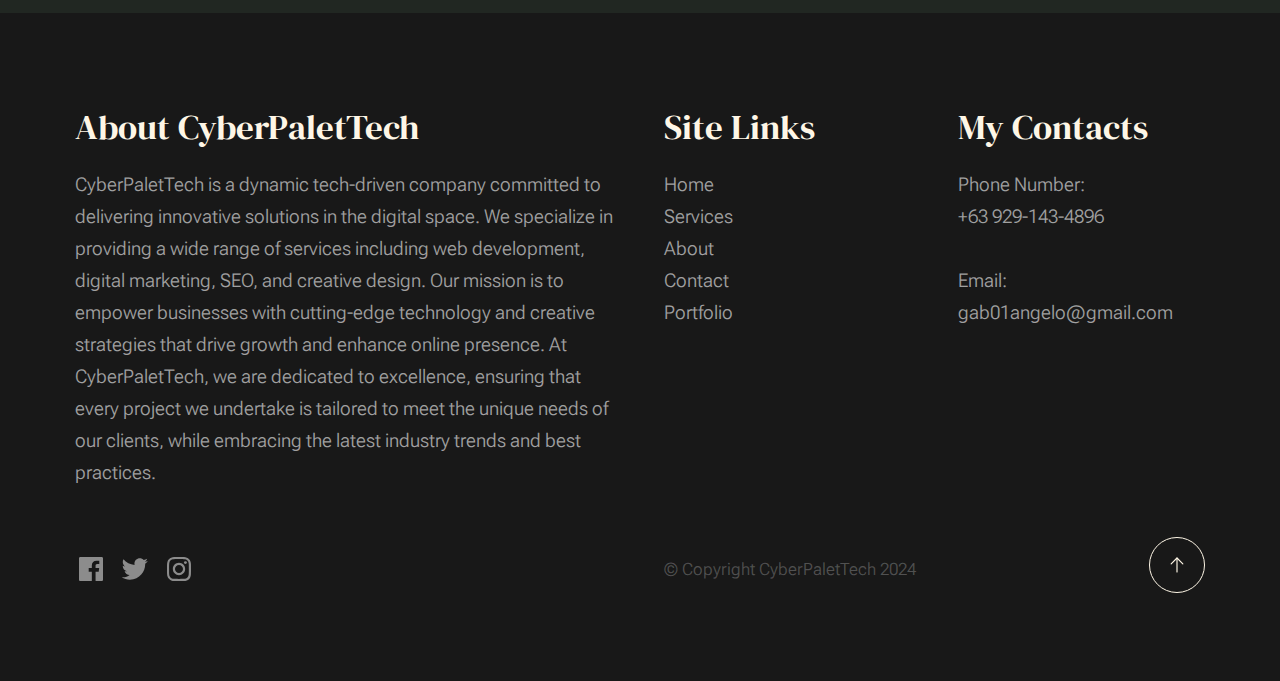
<file: about.html>
<!DOCTYPE html>
<html lang="en" class="no-js" >
<head>

    <!--- basic page needs
    ================================================== -->
    <meta charset="utf-8">
    <meta name="viewport" content="width=device-width, initial-scale=1">
    <title>About - CyberPaletTech</title>

    <script>
        document.documentElement.classList.remove('no-js');
        document.documentElement.classList.add('js');
    </script>

    <!-- CSS
    ================================================== -->
    <link rel="stylesheet" href="css/vendor.css">
    <link rel="stylesheet" href="css/styles.css">

    <!-- favicons
    ================================================== -->
    <link rel="apple-touch-icon" sizes="180x180" href="apple-touch-icon.png">
    <link rel="icon" type="image/png" sizes="32x32" href="favicon-32x32.png">
    <link rel="icon" type="image/png" sizes="16x16" href="favicon-16x16.png">
    <link rel="manifest" href="site.webmanifest">

</head>


<body id="top">


    <!-- preloader
    ================================================== -->
    <div id="preloader">
        <div id="loader" class="dots-fade">
            <div></div>
            <div></div>
            <div></div>
        </div>
    </div>


    <!-- page wrap
    ================================================== -->
    <div id="page" class="s-pagewrap">


        <!-- # site header 
        ================================================== -->
        <header class="s-header">

            <div class="row s-header__inner width-sixteen-col">

                <div class="s-header__block">
                    <div class="s-header__logo">
                        <a class="logo" href="index.html">
                            <img src="images/logo.svg" alt="Homepage">
                        </a>
                    </div>

                    <a class="s-header__menu-toggle" href="#0"><span>Menu</span></a>
                </div> <!-- end s-header__block -->

                <nav class="s-header__nav">
    
                    <ul class="s-header__menu-links">
                        <li><a href="index.html">Home</a></li>                            
                        <li class="current"><a href="about.html">About Me</a></li>
                        <li><a href="services.html">Services</a></li>
                        <li><a href="contact.html">Contact</a></li>
                        <li><a href="https://gac-background.carrd.co/">Portfolio</a></li>
                    </ul> <!-- s-header__menu-links -->

                    <div class="s-header__contact">
                        <a href="contact.html" class="btn btn--primary s-header__contact-btn">Let's Work Together</a>                        
                    </div> <!-- s-header__contact -->
    
                </nav> <!-- end s-header__nav -->

            </div> <!-- end s-header__inner -->

        </header> <!-- end s-header -->


        <!-- # site main content
        ================================================== -->
        <section id="content" class="s-content">

               <section class="s-pageheader pageheader">
                    <div class="row">
                        <div class="column xl-12">
                            <h1 class="page-title">
                                <span class="page-title__small-type text-pretitle">About</span>
                                Hi, I'm Gab
                            </h1>
                            
                        </div>
                    </div>
               </section> <!-- end pageheader --> 

               <section class="s-pagecontent pagecontent">

                    <div class="row pageintro">
                        <div class="column xl-6 lg-12">
                            <h2 class="text-display-title">Embracing Professionalism in Every Challenge</h2>
                        </div>
                        <div class="column xl-6 lg-12 u-flexitem-x-right">
                            <p class="lead">
                                True professionalism is maintaining composure and staying focused in challenging situations, even when faced with differing opinions or approaches. 
                                In a dynamic work environment, it’s important to rise above distractions, show understanding, and remain dedicated to delivering results. 
                                By doing so, we foster a positive and collaborative atmosphere, ensuring that both individual and team goals are met with integrity and respect.
                                </p>
                        </div>                       
                    </div> <!-- end pageintro -->   
                    
                    <div class="row pagemedia" >
                        <d class="column xl-12">
                            <figure class="page-media">                                
                                <img src="images/thumbs/about/about-1200.jpg" alt=""style="align-items: center;    display: block;
                                margin-left: auto;
                                margin-right: auto;
                                width: 100%;">
                            </figure>
                        </d>
                    </div> <!-- end pagemedia -->

                    <div class="row width-narrower pagemain">
                        <div class="column xl-12"> 
                    
                            <h2>How I Got Here</h2>
                            <p>
                                I have been learning graphic design ever since I was in high school, but as I grew, my interests expanded. I later 
                                decided to explore digital marketing courses and learned strategies that connect with my current skills, which include 
                                Social Media Management, Social Media Marketing, SEO Strategies, Video Editing, and Digital Arts. This combination of 
                                creative and technical skills has allowed me to thrive in both the artistic and analytical sides of digital work. 
                            
                                With my technical expertise as a data analyst for 2 years now, I discovered a part of myself that enjoys the precision 
                                and adaptability required in working with computers. I've always been quick to adapt to new technologies, which is 
                                something that has been ingrained in me from a young age—ever since I started using a personal desktop at 5 years old 
                                as a gamer. This early exposure to technology fueled my curiosity and proficiency in the digital world, helping shape 
                                the versatile professional I am today.
                            </p>
                            
                    
                            <h2 class="u-add-bottom">My Values & Beliefs</h2>

                            <div class="grid-list-items list-items">
                                <div class="grid-list-items__item list-items__item u-remove-bottom">
                                    <div class="list-items__item-header">
                                        <h6 class="list-items__item-small-title">Integrity</h6>
                                    </div>
                                    <p>
                                    Integrity is the cornerstone of everything I do. I believe in being honest, transparent, and holding myself accountable in all aspects of life and work. 
                                    I am committed to doing the right thing, even when no one is watching, because trust is built on a foundation of strong values.
                                    </p>
                                </div>
                                <div class="grid-list-items__item list-items__item u-remove-bottom">
                                    <div class="list-items__item-header">
                                        <h6 class="list-items__item-small-title">Excellence</h6>
                                    </div>
                                    <p> 
                                    I strive for excellence in every task I undertake. Whether it's a small project or a significant milestone, I am committed to delivering my best work. 
                                    I believe that excellence is a habit, and I constantly push myself to go beyond what is expected to achieve the highest quality in all my endeavors.
                                    </p>
                                </div>
                                <div class="grid-list-items__item list-items__item u-remove-bottom">
                                    <div class="list-items__item-header">
                                        <h6 class="list-items__item-small-title">Creativity</h6>
                                    </div>
                                    <p>
                                    My artistic side fuels my creativity, and I approach challenges with an open mind. I blend artistic vision with logical problem-solving to come up with innovative solutions. 
                                    Curiosity drives me to explore new ideas, and I am always seeking ways to turn creativity into impactful results.
                                    </p>
                                </div>
                                <div class="grid-list-items__item list-items__item u-remove-bottom">
                                    <div class="list-items__item-header">
                                        <h6 class="list-items__item-small-title">Collaboration</h6>
                                    </div>
                                    <p>
                                    I believe in the power of collaboration. Working together with others enhances creativity and leads to stronger, more effective solutions. 
                                    I value teamwork and enjoy creating a positive, productive environment where ideas can flourish and goals can be achieved.
                                    </p>
                                </div>
                                <div class="grid-list-items__item list-items__item u-remove-bottom">
                                    <div class="list-items__item-header">
                                        <h6 class="list-items__item-small-title">Hard Work & Reliability</h6>
                                    </div>
                                    <p>
                                    I am dedicated to putting in the effort required to achieve results. I approach every task with a serious mindset, knowing that reliability and hard work 
                                    are essential to building long-lasting relationships and delivering consistent outcomes. 
                                    </p>
                                </div>
                            </div> <!-- grid-list-items -->
                            <div class="row pagemedia" >
                                <d class="column xl-12">
                                    <figure class="page-media">                                
                                        <img src="images/thumbs/about/together-with-my-friends.jpg" alt=""style="align-items: center;    display: block;
                                        margin-left: auto;
                                        margin-right: auto;
                                        width: 100%;">
                                    </figure>
                                </d>
                            </div> <!-- end pagemedia -->                            
                    
                            <h2>Why Work With Me</h2>
                            <p>
                            I offer versatile creative skills and a strategic approach to powerful content, ensuring that every project I undertake is delivered with excellence. As a social media-savvy professional, 
                            I guarantee 100% manual and organic growth, without the use of any third-party applications. You can count on me for on-time performance, as I am hardworking, reliable, and dedicated to 
                            meeting deadlines.
                            </p>
                            <p>
                            My professional yet fun-to-work-with demeanor makes collaboration enjoyable, and I prioritize secured collaboration to protect your business. Adaptability and learnability are at the core 
                            of my work ethic, allowing me to seamlessly integrate into new environments and projects. For added security, I am willing to sign a Non-Disclosure Agreement to safeguard your business 
                            interests.
                            </p>
                            <p>
                            Whether it’s problem-solving, creating innovative solutions, or driving projects to successful completion, I am dedicated to making a positive impact in everything I do. 
                            </p>                   
                    
                            <h2>A Few More Words About Myself</h2>
                            <p>
                            I am a creative individual with a deep passion for digital arts, finding joy in creating illustrations and animations through personal projects. My artistic side is complemented by 
                            a love for technical challenges, whether it’s handling spreadsheets, data entry, or learning coding and programming. I find the intersection of creativity and technology to be 
                            incredibly fulfilling, and I’m constantly seeking out new ways to blend these interests.
                            </p>
                            <p>
                            In addition to my creative and technical pursuits, I have a strong desire to master the Japanese language, a goal I plan to achieve when the right time comes. I believe that staying 
                            curious and continuously seeking knowledge are keys to personal and professional growth, and I’m always eager to expand my skills and learn something new.
                            </p>
                            
                    
                        </div> <!-- end grid-block-->
                    </div> <!-- end pagemain -->
                    

               </section> <!-- pagecontent -->
               <!-- re-instert testimonials later -->
               <section id="clients" class="s-clients">
                <h2 style="text-align: center; padding-top: 50px;">Testimonials of my colleagues & friends</h2>
                <div class="row s-clients__content-block width-sixteen-col">
                    <div class="column xl-12 testimonials">

                        <div class="swiper-container testimonials__slider home-slider">

                            <div class="swiper-wrapper">
                                <div class="testimonials__slide swiper-slide">
                                    <p>
                                        Molestiae incidunt consequatur quis ipsa autem nam sit enim magni. Voluptas
                                        tempore rem.
                                        Explicabo a quaerat sint autem dolore ducimus ut consequatur neque. Nisi dolores
                                        quaerat fuga rem nihil nostrum.
                                        Laudantium quia consequatur molestias.
                                    </p>
                                    <div class="testimonials__author">
                                        <img src="images/avatars/user-01.jpg" alt="Author image"
                                            class="testimonials__avatar">
                                        <cite class="testimonials__cite">
                                            <strong>Jefte Ramon Jr.</strong>
                                            <span>Digital Artist</span>
                                        </cite>
                                    </div>
                                </div>
                                <div class="testimonials__slide swiper-slide">
                                    <p>
                                        Nisi dolores quaerat fuga rem nihil nostrum. Molestiae incidunt consequatur quis
                                        ipsa autem nam sit enim magni.
                                        Voluptas tempore rem. Laudantium quia consequatur molestias.
                                        Explicabo a quaerat sint autem dolore ducimus ut consequatur neque.
                                    </p>
                                    <div class="testimonials__author">
                                        <img src="images/avatars/user-04.jpg" alt="Author image"
                                            class="testimonials__avatar">
                                        <cite class="testimonials__cite">
                                            <strong>Jade Cadorna</strong>
                                            <span>Digital Artist</span>
                                        </cite>
                                    </div>
                                </div>
                                <div class="testimonials__slide swiper-slide">
                                    <p>
                                        Molestiae incidunt consequatur quis ipsa autem nam sit enim magni. Voluptas
                                        tempore rem.
                                        Explicabo a quaerat sint autem dolore ducimus ut consequatur neque. Nisi dolores
                                        quaerat fuga rem nihil nostrum.
                                        Laudantium quia consequatur molestias.
                                    </p>
                                    <div class="testimonials__author">
                                        <img src="images/avatars/user-02.jpg" alt="Author image"
                                            class="testimonials__avatar">
                                        <cite class="testimonials__cite">
                                            <strong>Ronn Andrei Cruz</strong>
                                            <span>Front-End Web Developer</span>
                                        </cite>
                                    </div>
                                </div>                                
                                <div class="testimonials__slide swiper-slide">
                                    <p>
                                        Voluptas tempore rem. Molestiae incidunt consequatur quis ipsa autem nam sit
                                        enim magni.
                                        Explicabo a quaerat sint autem dolore ducimus ut consequatur neque.
                                        Nisi dolores quaerat fuga rem nihil nostrum. Laudantium quia consequatur
                                        molestias.
                                    </p>
                                    <div class="testimonials__author">
                                        <img src="images/avatars/user-06.jpg" alt="Author image"
                                            class="testimonials__avatar">
                                        <cite class="testimonials__cite">
                                            <strong>Merlyn Malasaga</strong>
                                            <span>UI/UX Designer & Web Developer</span>
                                        </cite>
                                    </div>
                                </div>
                                <div class="testimonials__slide swiper-slide">
                                    <p>
                                        Voluptas tempore rem. Molestiae incidunt consequatur quis ipsa autem nam sit
                                        enim magni.
                                        Explicabo a quaerat sint autem dolore ducimus ut consequatur neque.
                                        Nisi dolores quaerat fuga rem nihil nostrum. Laudantium quia consequatur
                                        molestias.
                                    </p>
                                    <div class="testimonials__author">
                                        <img src="images/avatars/user-06.jpg" alt="Author image"
                                            class="testimonials__avatar">
                                        <cite class="testimonials__cite">
                                            <strong>Kimberly Rayo</strong>
                                            <span>Web Developer</span>
                                        </cite>
                                    </div>
                                </div>          
                                <div class="testimonials__slide swiper-slide">
                                    <p>
                                        Voluptas tempore rem. Molestiae incidunt consequatur quis ipsa autem nam sit
                                        enim magni.
                                        Explicabo a quaerat sint autem dolore ducimus ut consequatur neque.
                                        Nisi dolores quaerat fuga rem nihil nostrum. Laudantium quia consequatur
                                        molestias.
                                    </p>
                                    <div class="testimonials__author">
                                        <img src="images/avatars/user-06.jpg" alt="Author image"
                                            class="testimonials__avatar">
                                        <cite class="testimonials__cite">
                                            <strong>Rhea Lyn De Asis</strong>
                                            <span>Web Developer</span>
                                        </cite>
                                    </div>
                                </div>                                                      
                            </div> <!-- end swiper-wrapper -->

                            <div class="swiper-pagination"></div>

                        </div> <!--end testimonials__slider -->

                    </div> <!-- end column -->
                </div> <!-- end row -->


            </section> <!-- end s-clients -->               

        </section> <!-- s-content-->

        <!-- # cta re-insert later
        ================================================== -->
        <section id="cta" class="s-cta">

            <div class="row row-x-center text-center">
                <div class="column xl-8 lg-12">

                    <div class="s-cta__content">
                        <h2 class="text-display-title">
                            Start Your Project with a Free Consultation
                        </h2>
                        <p class="lead">
                            Are you ready to elevate your business? Begin with a free consultation to explore how we can
                            bring your vision to life. CyberPaletTech is dedicated to providing tailored solutions that
                            meet your unique needs and goals. Don’t wait—let’s discuss how we can achieve success
                            together!
                        </p>
                        <a href="contact.html" class="btn btn--primary">Contact Me</a>
                    </div>

                </div>
            </div>

        </section> <!-- end s-cta -->


        <!-- # footer re-insert later
        ================================================== -->
        <footer class="s-footer">
            <div id="footer"></div>
            <script>
                fetch('footer.html')
                    .then(response => response.text())
                    .then(data => document.getElementById('footer').innerHTML = data);
            </script>

            <div class="row s-footer__bottom">
                <div class="column xl-6 lg-12">
                    <ul class="s-footer__social social-list">
                        <li>
                            <a href="#0">
                                <svg xmlns="http://www.w3.org/2000/svg" width="24" height="24" viewBox="0 0 24 24"
                                    style="fill:rgba(0, 0, 0, 1);transform:;-ms-filter:">
                                    <path
                                        d="M20,3H4C3.447,3,3,3.448,3,4v16c0,0.552,0.447,1,1,1h8.615v-6.96h-2.338v-2.725h2.338v-2c0-2.325,1.42-3.592,3.5-3.592 c0.699-0.002,1.399,0.034,2.095,0.107v2.42h-1.435c-1.128,0-1.348,0.538-1.348,1.325v1.735h2.697l-0.35,2.725h-2.348V21H20 c0.553,0,1-0.448,1-1V4C21,3.448,20.553,3,20,3z">
                                    </path>
                                </svg>
                                <span class="u-screen-reader-text">Facebook</span>
                            </a>
                        </li>
                        <li>
                            <a href="#0">
                                <svg xmlns="http://www.w3.org/2000/svg" width="24" height="24" viewBox="0 0 24 24"
                                    style="fill:rgba(0, 0, 0, 1);transform:;-ms-filter:">
                                    <path
                                        d="M19.633,7.997c0.013,0.175,0.013,0.349,0.013,0.523c0,5.325-4.053,11.461-11.46,11.461c-2.282,0-4.402-0.661-6.186-1.809 c0.324,0.037,0.636,0.05,0.973,0.05c1.883,0,3.616-0.636,5.001-1.721c-1.771-0.037-3.255-1.197-3.767-2.793 c0.249,0.037,0.499,0.062,0.761,0.062c0.361,0,0.724-0.05,1.061-0.137c-1.847-0.374-3.23-1.995-3.23-3.953v-0.05 c0.537,0.299,1.16,0.486,1.82,0.511C3.534,9.419,2.823,8.184,2.823,6.787c0-0.748,0.199-1.434,0.548-2.032 c1.983,2.443,4.964,4.04,8.306,4.215c-0.062-0.3-0.1-0.611-0.1-0.923c0-2.22,1.796-4.028,4.028-4.028 c1.16,0,2.207,0.486,2.943,1.272c0.91-0.175,1.782-0.512,2.556-0.973c-0.299,0.935-0.936,1.721-1.771,2.22 c0.811-0.088,1.597-0.312,2.319-0.624C21.104,6.712,20.419,7.423,19.633,7.997z">
                                    </path>
                                </svg>
                                <span class="u-screen-reader-text">Twitter</span>
                            </a>
                        </li>
                        <li>
                            <a href="#0">
                                <svg xmlns="http://www.w3.org/2000/svg" width="24" height="24" viewBox="0 0 24 24"
                                    style="fill:rgba(0, 0, 0, 1);transform:;-ms-filter:">
                                    <path
                                        d="M11.999,7.377c-2.554,0-4.623,2.07-4.623,4.623c0,2.554,2.069,4.624,4.623,4.624c2.552,0,4.623-2.07,4.623-4.624 C16.622,9.447,14.551,7.377,11.999,7.377L11.999,7.377z M11.999,15.004c-1.659,0-3.004-1.345-3.004-3.003 c0-1.659,1.345-3.003,3.004-3.003s3.002,1.344,3.002,3.003C15.001,13.659,13.658,15.004,11.999,15.004L11.999,15.004z">
                                    </path>
                                    <circle cx="16.806" cy="7.207" r="1.078"></circle>
                                    <path
                                        d="M20.533,6.111c-0.469-1.209-1.424-2.165-2.633-2.632c-0.699-0.263-1.438-0.404-2.186-0.42 c-0.963-0.042-1.268-0.054-3.71-0.054s-2.755,0-3.71,0.054C7.548,3.074,6.809,3.215,6.11,3.479C4.9,3.946,3.945,4.902,3.477,6.111 c-0.263,0.7-0.404,1.438-0.419,2.186c-0.043,0.962-0.056,1.267-0.056,3.71c0,2.442,0,2.753,0.056,3.71 c0.015,0.748,0.156,1.486,0.419,2.187c0.469,1.208,1.424,2.164,2.634,2.632c0.696,0.272,1.435,0.426,2.185,0.45 c0.963,0.042,1.268,0.055,3.71,0.055s2.755,0,3.71-0.055c0.747-0.015,1.486-0.157,2.186-0.419c1.209-0.469,2.164-1.424,2.633-2.633 c0.263-0.7,0.404-1.438,0.419-2.186c0.043-0.962,0.056-1.267,0.056-3.71s0-2.753-0.056-3.71C20.941,7.57,20.801,6.819,20.533,6.111z M19.315,15.643c-0.007,0.576-0.111,1.147-0.311,1.688c-0.305,0.787-0.926,1.409-1.712,1.711c-0.535,0.199-1.099,0.303-1.67,0.311 c-0.95,0.044-1.218,0.055-3.654,0.055c-2.438,0-2.687,0-3.655-0.055c-0.569-0.007-1.135-0.112-1.669-0.311 c-0.789-0.301-1.414-0.923-1.719-1.711c-0.196-0.534-0.302-1.099-0.311-1.669c-0.043-0.95-0.053-1.218-0.053-3.654 c0-2.437,0-2.686,0.053-3.655c0.007-0.576,0.111-1.146,0.311-1.687c0.305-0.789,0.93-1.41,1.719-1.712 c0.534-0.198,1.1-0.303,1.669-0.311c0.951-0.043,1.218-0.055,3.655-0.055c2.437,0,2.687,0,3.654,0.055 c0.571,0.007,1.135,0.112,1.67,0.311c0.786,0.303,1.407,0.925,1.712,1.712c0.196,0.534,0.302,1.099,0.311,1.669 c0.043,0.951,0.054,1.218,0.054,3.655c0,2.436,0,2.698-0.043,3.654H19.315z">
                                    </path>
                                </svg>
                                <span class="u-screen-reader-text">Instagram</span>
                            </a>
                        </li>
                    </ul> <!-- end s-footer__social -->
                </div>
                <div class="column xl-6 lg-12">
                    <p class="ss-copyright">
                        <span>© Copyright CyberPaletTech 2024</span>
                    </p>
                </div>

                <div class="ss-go-top">
                    <a class="smoothscroll" title="Back to Top" href="#top">
                        <svg xmlns="http://www.w3.org/2000/svg" viewBox="0 0 24 24" width="36" height="36" fill="none"
                            stroke="#ffffff" stroke-width="1" stroke-linecap="round" stroke-linejoin="round">&lt;!--!
                            Atomicons Free 1.00 by @atisalab License - https://atomicons.com/license/ (Icons: CC BY 4.0)
                            Copyright 2021 Atomicons --&gt;<polyline points="17 11 12 6 7 11"></polyline>
                            <line x1="12" y1="18" x2="12" y2="6"></line>
                        </svg>
                    </a>
                </div> <!-- end ss-go-top -->
            </div>

        </footer> <!-- end s-footer -->

    </div> <!-- end page-wrap -->

    <!-- Java Script
    ================================================== -->
    <script src="js/plugins.js"></script>
    <script src="js/main.js"></script>

</body>
</html>
</file>
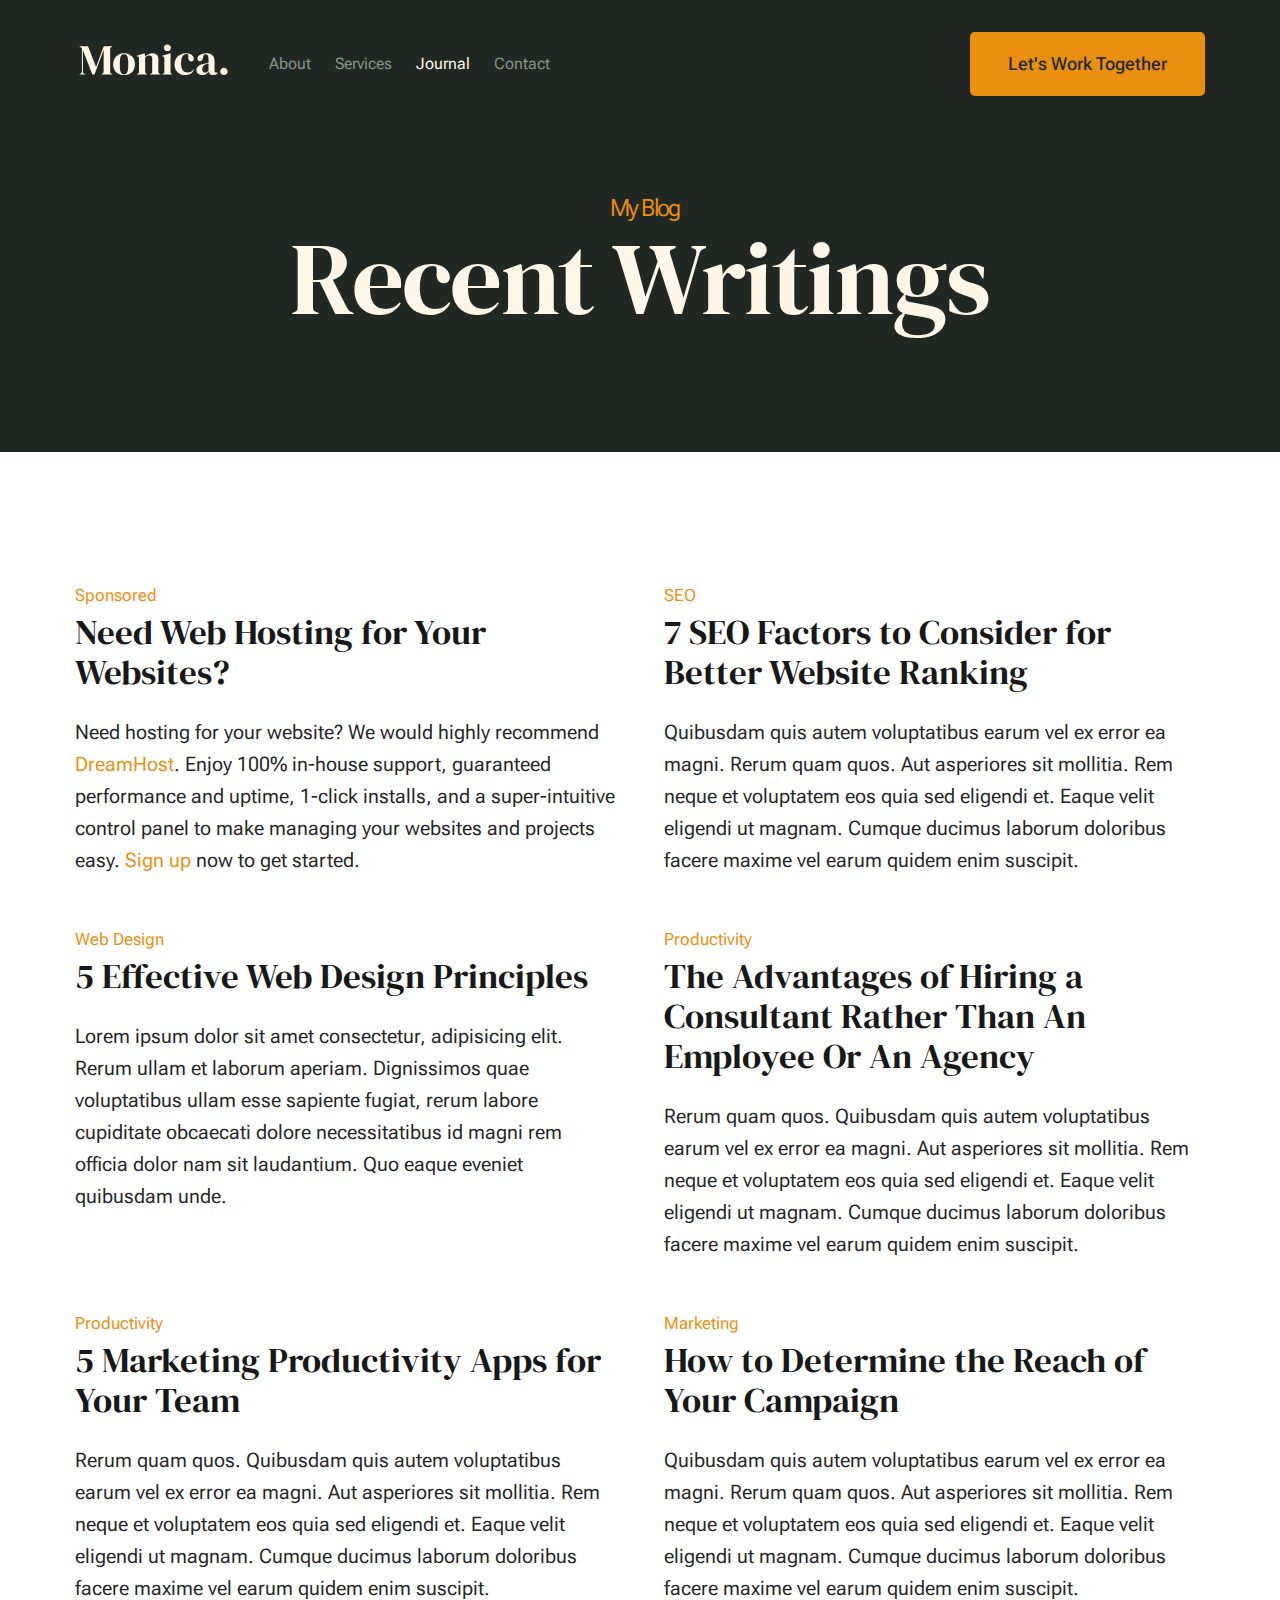
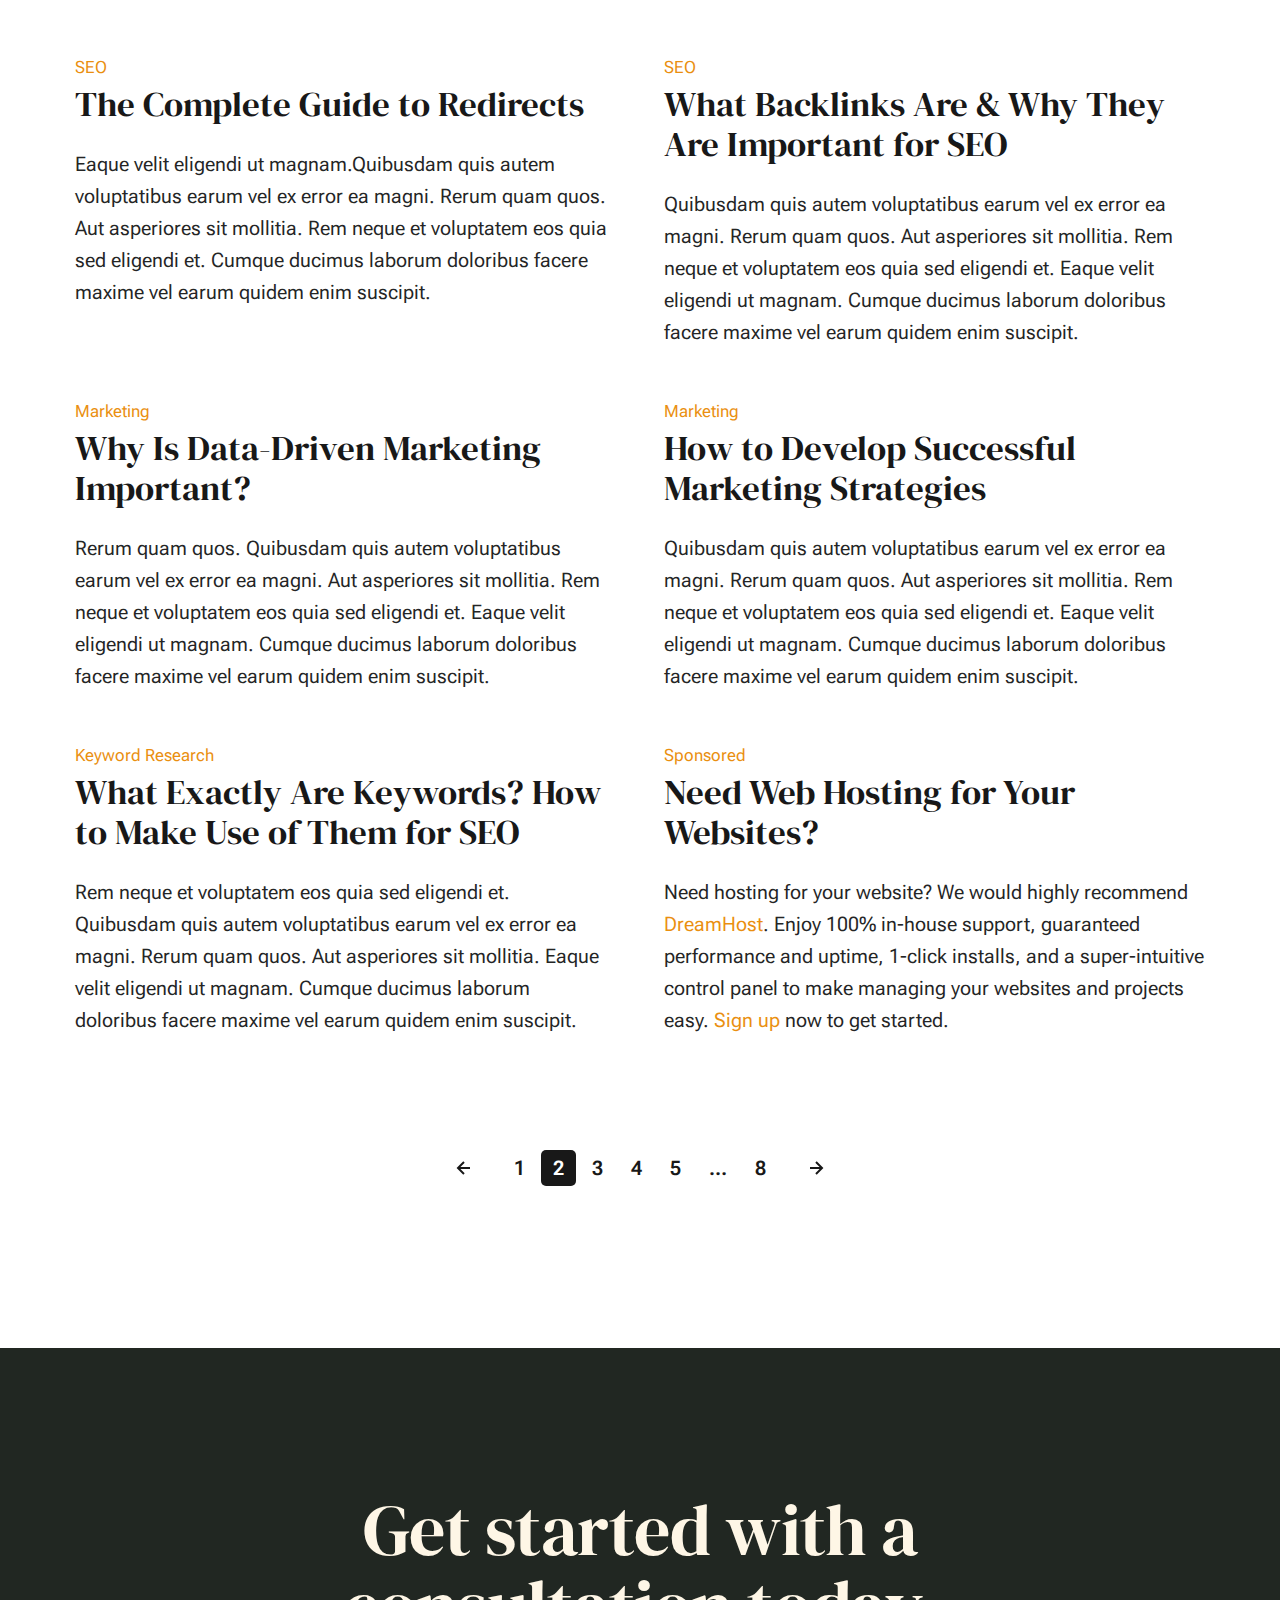
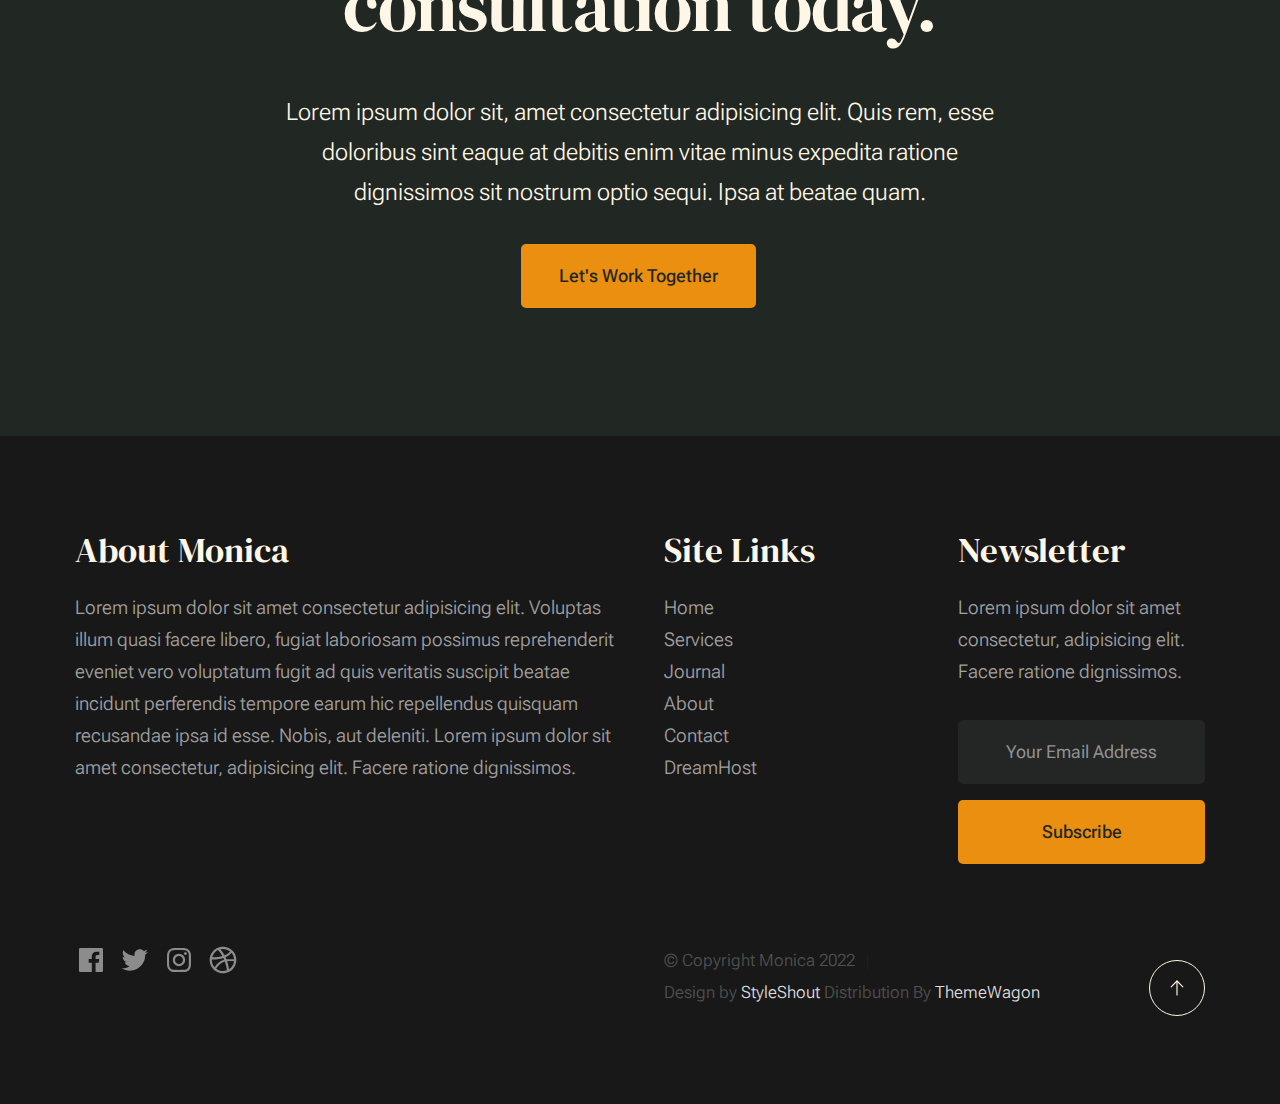
<file: blog.html>
<!DOCTYPE html>
<html lang="en" class="no-js" >
<head>

    <!--- basic page needs
    ================================================== -->
    <meta charset="utf-8">
    <meta name="viewport" content="width=device-width, initial-scale=1">
    <title>Blog - Monica</title>

    <script>
        document.documentElement.classList.remove('no-js');
        document.documentElement.classList.add('js');
    </script>

    <!-- CSS
    ================================================== -->
    <link rel="stylesheet" href="css/vendor.css">
    <link rel="stylesheet" href="css/styles.css">

    <!-- favicons
    ================================================== -->
    <link rel="apple-touch-icon" sizes="180x180" href="apple-touch-icon.png">
    <link rel="icon" type="image/png" sizes="32x32" href="favicon-32x32.png">
    <link rel="icon" type="image/png" sizes="16x16" href="favicon-16x16.png">
    <link rel="manifest" href="site.webmanifest">

</head>


<body id="top">


    <!-- preloader
    ================================================== -->
    <div id="preloader">
        <div id="loader" class="dots-fade">
            <div></div>
            <div></div>
            <div></div>
        </div>
    </div>


    <!-- page wrap
    ================================================== -->
    <div id="page" class="s-pagewrap">

        <!-- # site header 
        ================================================== -->
        <header class="s-header">

            <div class="row s-header__inner width-sixteen-col">

                <div class="s-header__block">
                    <div class="s-header__logo">
                        <a class="logo" href="index.html">
                            <img src="images/logo.svg" alt="Homepage">
                        </a>
                    </div>

                    <a class="s-header__menu-toggle" href="#0"><span>Menu</span></a>
                </div> <!-- end s-header__block -->

                <nav class="s-header__nav">
    
                    <ul class="s-header__menu-links">
                        <li><a href="about.html">About</a></li>
                        <li><a href="services.html">Services</a></li>
                        <li class="current"><a href="blog.html">Journal</a></li>
                        <li><a href="contact.html">Contact</a></li>
                    </ul> <!-- s-header__menu-links -->

                    <div class="s-header__contact">
                        <a href="contact.html" class="btn btn--primary s-header__contact-btn">Let's Work Together</a>                        
                    </div> <!-- s-header__contact -->
    
                </nav> <!-- end s-header__nav -->

            </div> <!-- end s-header__inner -->

        </header> <!-- end s-header -->


        <!-- # site main content
        ================================================== -->
        <section id="content" class="s-content">

               <section class="s-pageheader pageheader">
                    <div class="row">
                        <div class="column xl-12">
                            <h1 class="page-title">
                                <span class="page-title__small-type text-pretitle">My Blog</span>
                                Recent Writings
                            </h1>
                        </div>
                    </div>
               </section>   

               <section class="s-pagecontent pagecontent">

                    <div class="row">
                        <div class="column xl-12 grid-block">          
        
                            <!-- <div class="grid-full">         -->
                                <div class="grid-full grid-list-items">

                                    <div class="grid-list-items__item blog-card">
                                        <div class="blog-card__header">
                                            <div class="blog-card__cat-links">
                                                <a href="blog.html">Sponsored</a>
                                            </div>
                                            <h3 class="blog-card__title"><a href="https://www.dreamhost.com/r.cgi?287326">Need Web Hosting for Your Websites?</a></h3>
                                        </div>
                                        <div class="blog-card__text">
                                            <p>
                                            Need hosting for your website? We would highly recommend <a href="https://www.dreamhost.com/r.cgi?287326">DreamHost</a>.
                                            Enjoy 100% in-house support, guaranteed performance and uptime, 1-click installs, and a super-intuitive control 
                                            panel to make managing your websites and projects easy. <a href="https://www.dreamhost.com/r.cgi?287326">Sign up</a> now to get started.
                                            </p>
                                        </div>
                                    </div> <!-- end blog-card -->
                                    <div class="grid-list-items__item blog-card">
                                        <div class="blog-card__header">
                                            <div class="blog-card__cat-links">
                                                <a href="blog.html">SEO</a>
                                            </div>
                                            <h3 class="blog-card__title"><a href="single.html">7 SEO Factors to Consider for Better Website Ranking</a></h3>
                                        </div>
                                        <div class="blog-card__text">
                                            <p>
                                            Quibusdam quis autem voluptatibus earum vel ex error ea magni. Rerum quam quos. Aut asperiores 
                                            sit mollitia. Rem neque et voluptatem eos quia sed eligendi et. Eaque velit eligendi ut 
                                            magnam. Cumque ducimus laborum doloribus facere maxime vel earum quidem enim suscipit.
                                            </p>
                                        </div>
                                    </div> <!-- end blog-card -->
                                    <div class="grid-list-items__item blog-card">
                                        <div class="blog-card__header">
                                            <div class="blog-card__cat-links">
                                                <a href="blog.html">Web Design</a>
                                            </div>
                                            <h3 class="blog-card__title"><a href="single.html">5 Effective Web Design Principles</a></h3>
                                        </div>
                                        <div class="blog-card__text">
                                            <p>
                                            Lorem ipsum dolor sit amet consectetur, adipisicing elit. Rerum ullam et laborum aperiam. 
                                            Dignissimos quae voluptatibus ullam esse sapiente fugiat, rerum labore cupiditate obcaecati 
                                            dolore necessitatibus id magni rem officia dolor nam sit laudantium. Quo eaque eveniet quibusdam unde. 
                                            </p>
                                        </div>
                                    </div> <!-- end blog card -->
                                    <div class="grid-list-items__item blog-card">
                                        <div class="blog-card__header">
                                            <div class="blog-card__cat-links">
                                                <a href="blog.html">Productivity</a>
                                            </div>
                                            <h3 class="blog-card__title"><a href="single.html">The Advantages of Hiring a Consultant Rather Than An Employee Or An Agency</a></h3>
                                        </div>
                                        <div class="blog-card__text">
                                            <p>
                                            Rerum quam quos. Quibusdam quis autem voluptatibus earum vel ex error ea magni. Aut asperiores 
                                            sit mollitia. Rem neque et voluptatem eos quia sed eligendi et. Eaque velit eligendi ut 
                                            magnam. Cumque ducimus laborum doloribus facere maxime vel earum quidem enim suscipit.
                                            </p>
                                        </div>
                                    </div> <!-- end blog-card -->
                                    <div class="grid-list-items__item blog-card">
                                        <div class="blog-card__header">
                                            <div class="blog-card__cat-links">
                                                <a href="blog.html">Productivity</a>
                                            </div>
                                            <h3 class="blog-card__title"><a href="single.html">5 Marketing Productivity Apps for Your Team</a></h3>
                                        </div>
                                        <div class="blog-card__text">
                                            <p>
                                            Rerum quam quos. Quibusdam quis autem voluptatibus earum vel ex error ea magni. Aut asperiores 
                                            sit mollitia. Rem neque et voluptatem eos quia sed eligendi et. Eaque velit eligendi ut 
                                            magnam. Cumque ducimus laborum doloribus facere maxime vel earum quidem enim suscipit.
                                            </p>
                                        </div>
                                    </div> <!-- end blog-card -->
                                    <div class="grid-list-items__item blog-card">
                                        <div class="blog-card__header">
                                            <div class="blog-card__cat-links">
                                                <a href="blog.html">Marketing</a>
                                            </div>
                                            <h3 class="blog-card__title"><a href="single.html">How to Determine the Reach of Your Campaign</a></h3>
                                        </div>
                                        <div class="blog-card__text">
                                            <p>
                                            Quibusdam quis autem voluptatibus earum vel ex error ea magni. Rerum quam quos. Aut asperiores 
                                            sit mollitia. Rem neque et voluptatem eos quia sed eligendi et. Eaque velit eligendi ut 
                                            magnam. Cumque ducimus laborum doloribus facere maxime vel earum quidem enim suscipit.
                                            </p>
                                        </div>
                                    </div> <!-- end blog-card -->
                                    <div class="grid-list-items__item blog-card">
                                        <div class="blog-card__header">
                                            <div class="blog-card__cat-links">
                                                <a href="blog.html">SEO</a>
                                            </div>
                                            <h3 class="blog-card__title"><a href="single.html">The Complete Guide to Redirects</a></h3>
                                        </div>
                                        <div class="blog-card__text">
                                            <p>
                                            Eaque velit eligendi ut magnam.Quibusdam quis autem voluptatibus earum vel 
                                            ex error ea magni. Rerum quam quos. Aut asperiores sit mollitia. Rem neque et 
                                            voluptatem eos quia sed eligendi et. Cumque ducimus laborum doloribus facere maxime 
                                            vel earum quidem enim suscipit.
                                            </p>
                                        </div>
                                    </div> <!-- end blog card -->
                                    <div class="grid-list-items__item blog-card">
                                        <div class="blog-card__header">
                                            <div class="blog-card__cat-links">
                                                <a href="blog.html">SEO</a>
                                            </div>
                                            <h3 class="blog-card__title"><a href="single.html">What Backlinks Are & Why They Are Important for SEO</a></h3>
                                        </div>
                                        <div class="blog-card__text">
                                            <p>
                                            Quibusdam quis autem voluptatibus earum vel ex error ea magni. Rerum quam quos. Aut asperiores 
                                            sit mollitia. Rem neque et voluptatem eos quia sed eligendi et. Eaque velit eligendi ut 
                                            magnam. Cumque ducimus laborum doloribus facere maxime vel earum quidem enim suscipit.
                                            </p>
                                        </div>
                                    </div> <!-- end blog-card -->
                                    <div class="grid-list-items__item blog-card">
                                        <div class="blog-card__header">
                                            <div class="blog-card__cat-links">
                                                <a href="blog.html">Marketing</a>
                                            </div>
                                            <h3 class="blog-card__title"><a href="single.html">Why Is Data-Driven Marketing Important?</a></h3>
                                        </div>
                                        <div class="blog-card__text">
                                            <p>
                                            Rerum quam quos. Quibusdam quis autem voluptatibus earum vel ex error ea magni. Aut asperiores 
                                            sit mollitia. Rem neque et voluptatem eos quia sed eligendi et. Eaque velit eligendi ut 
                                            magnam. Cumque ducimus laborum doloribus facere maxime vel earum quidem enim suscipit.
                                            </p>
                                        </div>
                                    </div> <!-- end blog card -->
                                    <div class="grid-list-items__item blog-card">
                                        <div class="blog-card__header">
                                            <div class="blog-card__cat-links">
                                                <a href="blog.html">Marketing</a>
                                            </div>
                                            <h3 class="blog-card__title"><a href="single.html">How to Develop Successful Marketing Strategies</a></h3>
                                        </div>
                                        <div class="blog-card__text">
                                            <p>
                                            Quibusdam quis autem voluptatibus earum vel ex error ea magni. Rerum quam quos. Aut asperiores 
                                            sit mollitia. Rem neque et voluptatem eos quia sed eligendi et. Eaque velit eligendi ut 
                                            magnam. Cumque ducimus laborum doloribus facere maxime vel earum quidem enim suscipit.
                                            </p>
                                        </div>
                                    </div> <!-- end blog-card -->
                                    <div class="grid-list-items__item blog-card">
                                        <div class="blog-card__header">
                                            <div class="blog-card__cat-links">
                                                <a href="blog.html">Keyword Research</a>
                                            </div>
                                            <h3 class="blog-card__title"><a href="single.html">What Exactly Are Keywords? How to Make Use of Them for SEO</a></h3>
                                        </div>
                                        <div class="blog-card__text">
                                            <p>
                                            Rem neque et voluptatem eos quia sed eligendi et. Quibusdam quis autem voluptatibus earum vel ex error ea magni. 
                                            Rerum quam quos. Aut asperiores sit mollitia. Eaque velit eligendi ut 
                                            magnam. Cumque ducimus laborum doloribus facere maxime vel earum quidem enim suscipit.
                                            </p>
                                        </div>
                                    </div> <!-- end blog-card -->
                                    <div class="grid-list-items__item blog-card">
                                        <div class="blog-card__header">
                                            <div class="blog-card__cat-links">
                                                <a href="blog.html">Sponsored</a>
                                            </div>
                                            <h3 class="blog-card__title"><a href="https://www.dreamhost.com/r.cgi?287326">Need Web Hosting for Your Websites?</a></h3>
                                        </div>
                                        <div class="blog-card__text">
                                            <p>
                                            Need hosting for your website? We would highly recommend <a href="https://www.dreamhost.com/r.cgi?287326">DreamHost</a>.
                                            Enjoy 100% in-house support, guaranteed performance and uptime, 1-click installs, and a super-intuitive control 
                                            panel to make managing your websites and projects easy. <a href="https://www.dreamhost.com/r.cgi?287326">Sign up</a> now to get started.
                                            </p>
                                        </div>
                                    </div> <!-- end blog card -->
        
                                </div> <!-- grid-list-items -->
                            <!-- </div>     -->

                        </div> <!-- end grid-block-->
                    </div> <!-- end row -->

                    <!-- pagination -->
                    <div class="row navigation pagination">
                        <div class="column xl-12">
                            <nav class="pgn">
                                <ul>
                                    <li>
                                        <a class="pgn__prev" href="#0">
                                            <svg xmlns="http://www.w3.org/2000/svg" width="24" height="24" viewBox="0 0 24 24"><path d="M12.707 17.293L8.414 13H18v-2H8.414l4.293-4.293-1.414-1.414L4.586 12l6.707 6.707z"/></svg>
                                        </a>
                                    </li>
                                    <li><a class="pgn__num" href="#0">1</a></li>
                                    <li><span class="pgn__num current">2</span></li>
                                    <li><a class="pgn__num" href="#0">3</a></li>
                                    <li><a class="pgn__num" href="#0">4</a></li>
                                    <li><a class="pgn__num" href="#0">5</a></li>
                                    <li><span class="pgn__num dots">…</span></li>
                                    <li><a class="pgn__num" href="#0">8</a></li>
                                    <li>
                                        <a class="pgn__next" href="#0">
                                            <svg xmlns="http://www.w3.org/2000/svg" width="24" height="24" viewBox="0 0 24 24"><path d="M11.293 17.293l1.414 1.414L19.414 12l-6.707-6.707-1.414 1.414L15.586 11H6v2h9.586z"/></svg>
                                        </a>
                                    </li>
                                </ul>
                            </nav>
                        </div> <!-- end column -->
                    </div> <!-- end pagination -->

               </section>

        </section> <!-- s-content-->

        <!-- # cta
        ================================================== -->
        <section id="cta" class="s-cta">

            <div class="row row-x-center text-center">
                <div class="column xl-8 lg-12">

                    <div class="s-cta__content">
                        <h2 class="text-display-title">
                        Get started with a consultation today.
                        </h2>
                        <p class="lead">
                        Lorem ipsum dolor sit, amet consectetur adipisicing elit. Quis rem, esse doloribus sint eaque at debitis enim vitae minus expedita ratione dignissimos sit nostrum optio sequi. Ipsa at beatae quam.
                        </p>
                        <a href="contact.html" class="btn btn--primary">Let's Work Together</a>
                    </div>

                </div>
            </div>

        </section> <!-- end s-cta -->


        <!-- # footer 
        ================================================== -->
        <footer class="s-footer">
            <div class="row s-footer__content">
                <div class="column xl-6 lg-6 md-12 s-footer__block s-footer__about">                    
                    <h3>About Monica</h3>
                    <p>
                    Lorem ipsum dolor sit amet consectetur adipisicing elit. Voluptas illum quasi facere libero, 
                    fugiat laboriosam possimus reprehenderit eveniet vero voluptatum fugit ad quis veritatis suscipit beatae 
                    incidunt perferendis tempore earum hic repellendus quisquam recusandae ipsa id esse. Nobis, aut deleniti.
                    Lorem ipsum dolor sit amet consectetur, adipisicing elit. Facere ratione dignissimos.
                    </p>               
                </div>                
                <div class="column xl-3 lg-6 md-12 s-footer__block s-footer__site-links">
                    <h3>Site Links</h3>
                    <ul class="link-list">
                        <li><a href="index.html">Home</a></li>
                        <li><a href="services.html">Services</a></li>
                        <li><a href="blog.html">Journal</a></li>
                        <li><a href="about.html">About</a></li>
                        <li><a href="contact.html">Contact</a></li>
                        <li><a href="https://www.dreamhost.com/r.cgi?287326">DreamHost</a></li>
                    </ul>
                </div>
                <div class="column xl-3 lg-6 md-12 tab-12 s-footer__block s-footer__newsletter">
                    <h3>Newsletter</h3>

                    <p>
                    Lorem ipsum dolor sit amet consectetur, adipisicing elit. Facere ratione dignissimos.
                    </p>

                    <div class="subscribe-form">
                        <form id="mc-form" class="mc-form">
                            <input type="email" name="EMAIL" id="mce-EMAIL" class="u-fullwidth text-center" placeholder="Your Email Address" title="The domain portion of the email address is invalid (the portion after the @)." pattern="^([^\x00-\x20\x22\x28\x29\x2c\x2e\x3a-\x3c\x3e\x40\x5b-\x5d\x7f-\xff]+|\x22([^\x0d\x22\x5c\x80-\xff]|\x5c[\x00-\x7f])*\x22)(\x2e([^\x00-\x20\x22\x28\x29\x2c\x2e\x3a-\x3c\x3e\x40\x5b-\x5d\x7f-\xff]+|\x22([^\x0d\x22\x5c\x80-\xff]|\x5c[\x00-\x7f])*\x22))*\x40([^\x00-\x20\x22\x28\x29\x2c\x2e\x3a-\x3c\x3e\x40\x5b-\x5d\x7f-\xff]+|\x5b([^\x0d\x5b-\x5d\x80-\xff]|\x5c[\x00-\x7f])*\x5d)(\x2e([^\x00-\x20\x22\x28\x29\x2c\x2e\x3a-\x3c\x3e\x40\x5b-\x5d\x7f-\xff]+|\x5b([^\x0d\x5b-\x5d\x80-\xff]|\x5c[\x00-\x7f])*\x5d))*(\.\w{2,})+$" required>
                            <input type="submit" name="subscribe" value="Subscribe" class="btn btn--primary btn--small u-fullwidth">
                            <!-- <div style="position: absolute; left: -5000px;" aria-hidden="true"><input type="text" name="b_cdb7b577e41181934ed6a6a44_9a91cfe7b3" tabindex="-1" value=""></div> -->
                            <div class="mc-status"></div>
                        </form>
                    </div>
                </div>
            </div>    
            
            <div class="row s-footer__bottom">
                <div class="column xl-6 lg-12">
                    <ul class="s-footer__social social-list">
                        <li>
                            <a href="#0">
                                <svg xmlns="http://www.w3.org/2000/svg" width="24" height="24" viewBox="0 0 24 24" style="fill:rgba(0, 0, 0, 1);transform:;-ms-filter:"><path d="M20,3H4C3.447,3,3,3.448,3,4v16c0,0.552,0.447,1,1,1h8.615v-6.96h-2.338v-2.725h2.338v-2c0-2.325,1.42-3.592,3.5-3.592 c0.699-0.002,1.399,0.034,2.095,0.107v2.42h-1.435c-1.128,0-1.348,0.538-1.348,1.325v1.735h2.697l-0.35,2.725h-2.348V21H20 c0.553,0,1-0.448,1-1V4C21,3.448,20.553,3,20,3z"></path></svg>
                                <span class="u-screen-reader-text">Facebook</span>
                            </a>
                        </li>
                        <li>
                            <a href="#0">
                                <svg xmlns="http://www.w3.org/2000/svg" width="24" height="24" viewBox="0 0 24 24" style="fill:rgba(0, 0, 0, 1);transform:;-ms-filter:"><path d="M19.633,7.997c0.013,0.175,0.013,0.349,0.013,0.523c0,5.325-4.053,11.461-11.46,11.461c-2.282,0-4.402-0.661-6.186-1.809 c0.324,0.037,0.636,0.05,0.973,0.05c1.883,0,3.616-0.636,5.001-1.721c-1.771-0.037-3.255-1.197-3.767-2.793 c0.249,0.037,0.499,0.062,0.761,0.062c0.361,0,0.724-0.05,1.061-0.137c-1.847-0.374-3.23-1.995-3.23-3.953v-0.05 c0.537,0.299,1.16,0.486,1.82,0.511C3.534,9.419,2.823,8.184,2.823,6.787c0-0.748,0.199-1.434,0.548-2.032 c1.983,2.443,4.964,4.04,8.306,4.215c-0.062-0.3-0.1-0.611-0.1-0.923c0-2.22,1.796-4.028,4.028-4.028 c1.16,0,2.207,0.486,2.943,1.272c0.91-0.175,1.782-0.512,2.556-0.973c-0.299,0.935-0.936,1.721-1.771,2.22 c0.811-0.088,1.597-0.312,2.319-0.624C21.104,6.712,20.419,7.423,19.633,7.997z"></path></svg>
                                <span class="u-screen-reader-text">Twitter</span>
                            </a>
                        </li>
                        <li>
                            <a href="#0">
                                <svg xmlns="http://www.w3.org/2000/svg" width="24" height="24" viewBox="0 0 24 24" style="fill:rgba(0, 0, 0, 1);transform:;-ms-filter:"><path d="M11.999,7.377c-2.554,0-4.623,2.07-4.623,4.623c0,2.554,2.069,4.624,4.623,4.624c2.552,0,4.623-2.07,4.623-4.624 C16.622,9.447,14.551,7.377,11.999,7.377L11.999,7.377z M11.999,15.004c-1.659,0-3.004-1.345-3.004-3.003 c0-1.659,1.345-3.003,3.004-3.003s3.002,1.344,3.002,3.003C15.001,13.659,13.658,15.004,11.999,15.004L11.999,15.004z"></path><circle cx="16.806" cy="7.207" r="1.078"></circle><path d="M20.533,6.111c-0.469-1.209-1.424-2.165-2.633-2.632c-0.699-0.263-1.438-0.404-2.186-0.42 c-0.963-0.042-1.268-0.054-3.71-0.054s-2.755,0-3.71,0.054C7.548,3.074,6.809,3.215,6.11,3.479C4.9,3.946,3.945,4.902,3.477,6.111 c-0.263,0.7-0.404,1.438-0.419,2.186c-0.043,0.962-0.056,1.267-0.056,3.71c0,2.442,0,2.753,0.056,3.71 c0.015,0.748,0.156,1.486,0.419,2.187c0.469,1.208,1.424,2.164,2.634,2.632c0.696,0.272,1.435,0.426,2.185,0.45 c0.963,0.042,1.268,0.055,3.71,0.055s2.755,0,3.71-0.055c0.747-0.015,1.486-0.157,2.186-0.419c1.209-0.469,2.164-1.424,2.633-2.633 c0.263-0.7,0.404-1.438,0.419-2.186c0.043-0.962,0.056-1.267,0.056-3.71s0-2.753-0.056-3.71C20.941,7.57,20.801,6.819,20.533,6.111z M19.315,15.643c-0.007,0.576-0.111,1.147-0.311,1.688c-0.305,0.787-0.926,1.409-1.712,1.711c-0.535,0.199-1.099,0.303-1.67,0.311 c-0.95,0.044-1.218,0.055-3.654,0.055c-2.438,0-2.687,0-3.655-0.055c-0.569-0.007-1.135-0.112-1.669-0.311 c-0.789-0.301-1.414-0.923-1.719-1.711c-0.196-0.534-0.302-1.099-0.311-1.669c-0.043-0.95-0.053-1.218-0.053-3.654 c0-2.437,0-2.686,0.053-3.655c0.007-0.576,0.111-1.146,0.311-1.687c0.305-0.789,0.93-1.41,1.719-1.712 c0.534-0.198,1.1-0.303,1.669-0.311c0.951-0.043,1.218-0.055,3.655-0.055c2.437,0,2.687,0,3.654,0.055 c0.571,0.007,1.135,0.112,1.67,0.311c0.786,0.303,1.407,0.925,1.712,1.712c0.196,0.534,0.302,1.099,0.311,1.669 c0.043,0.951,0.054,1.218,0.054,3.655c0,2.436,0,2.698-0.043,3.654H19.315z"></path></svg>
                                <span class="u-screen-reader-text">Instagram</span>
                            </a>
                        </li>
                        <li>
                            <a href="#0">
                                <svg xmlns="http://www.w3.org/2000/svg" width="24" height="24" viewBox="0 0 24 24" style="fill: rgba(0, 0, 0, 1);transform: ;msFilter:;"><path d="M20.66 6.98a9.932 9.932 0 0 0-3.641-3.64C15.486 2.447 13.813 2 12 2s-3.486.447-5.02 1.34c-1.533.893-2.747 2.107-3.64 3.64S2 10.187 2 12s.446 3.487 1.34 5.02a9.924 9.924 0 0 0 3.641 3.64C8.514 21.553 10.187 22 12 22s3.486-.447 5.02-1.34a9.932 9.932 0 0 0 3.641-3.64C21.554 15.487 22 13.813 22 12s-.446-3.487-1.34-5.02zM12 3.66c2 0 3.772.64 5.32 1.919-.92 1.174-2.286 2.14-4.1 2.9-1.002-1.813-2.088-3.327-3.261-4.54A7.715 7.715 0 0 1 12 3.66zM5.51 6.8a8.116 8.116 0 0 1 2.711-2.22c1.212 1.201 2.325 2.7 3.34 4.5-2 .6-4.114.9-6.341.9-.573 0-1.006-.013-1.3-.04A8.549 8.549 0 0 1 5.51 6.8zM3.66 12c0-.054.003-.12.01-.2.007-.08.01-.146.01-.2.254.014.641.02 1.161.02 2.666 0 5.146-.367 7.439-1.1.187.373.381.793.58 1.26-1.32.293-2.674 1.006-4.061 2.14S6.4 16.247 5.76 17.5c-1.4-1.587-2.1-3.42-2.1-5.5zM12 20.34c-1.894 0-3.594-.587-5.101-1.759.601-1.187 1.524-2.322 2.771-3.401 1.246-1.08 2.483-1.753 3.71-2.02a29.441 29.441 0 0 1 1.56 6.62 8.166 8.166 0 0 1-2.94.56zm7.08-3.96a8.351 8.351 0 0 1-2.58 2.621c-.24-2.08-.7-4.107-1.379-6.081.932-.066 1.765-.1 2.5-.1.799 0 1.686.034 2.659.1a8.098 8.098 0 0 1-1.2 3.46zm-1.24-5c-1.16 0-2.233.047-3.22.14a27.053 27.053 0 0 0-.68-1.62c2.066-.906 3.532-2.006 4.399-3.3 1.2 1.414 1.854 3.027 1.96 4.84-.812-.04-1.632-.06-2.459-.06z"></path></svg>
                                <span class="u-screen-reader-text">Dribbble</span>
                            </a>
                        </li>
                    </ul> <!-- end s-footer__social -->
                </div>
                <div class="column xl-6 lg-12">
                    <p class="ss-copyright">
                        <span>© Copyright Monica 2022</span> 
                        <span>Design by <a href="https://www.styleshout.com/">StyleShout</a> Distribution By <a href="https://themewagon.com">ThemeWagon</a></span>
                    </p>
                </div>

                <div class="ss-go-top">
                    <a class="smoothscroll" title="Back to Top" href="#top">
                        <svg xmlns="http://www.w3.org/2000/svg" viewBox="0 0 24 24" width="36" height="36" fill="none" stroke="#ffffff" stroke-width="1" stroke-linecap="round" stroke-linejoin="round">&lt;!--!  Atomicons Free 1.00 by @atisalab License - https://atomicons.com/license/ (Icons: CC BY 4.0) Copyright 2021 Atomicons --&gt;<polyline points="17 11 12 6 7 11"></polyline><line x1="12" y1="18" x2="12" y2="6"></line></svg>
                    </a>
                </div> <!-- end ss-go-top -->
            </div>
            
        </footer> <!-- end s-footer -->

    </div> <!-- end page-wrap -->

    <!-- Java Script
    ================================================== -->
    <script src="js/plugins.js"></script>
    <script src="js/main.js"></script>

</body>
</html>
</file>
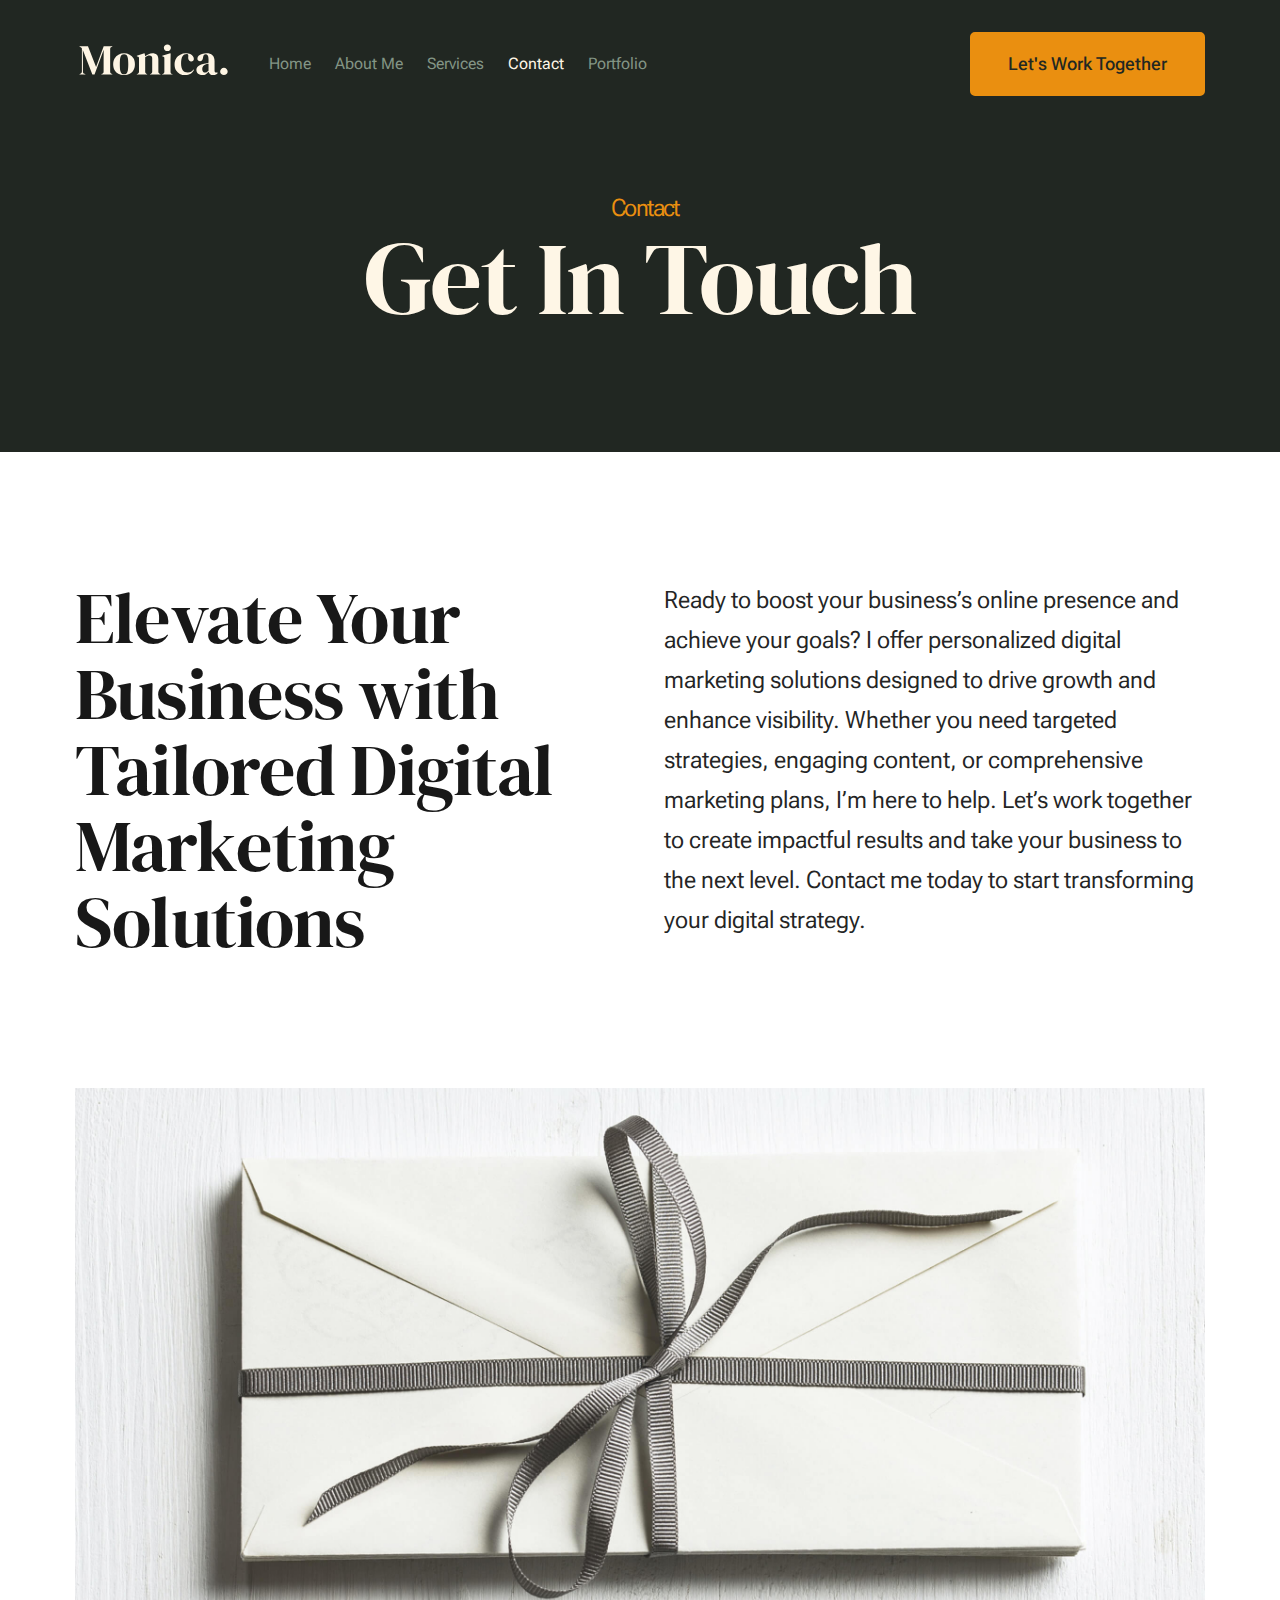
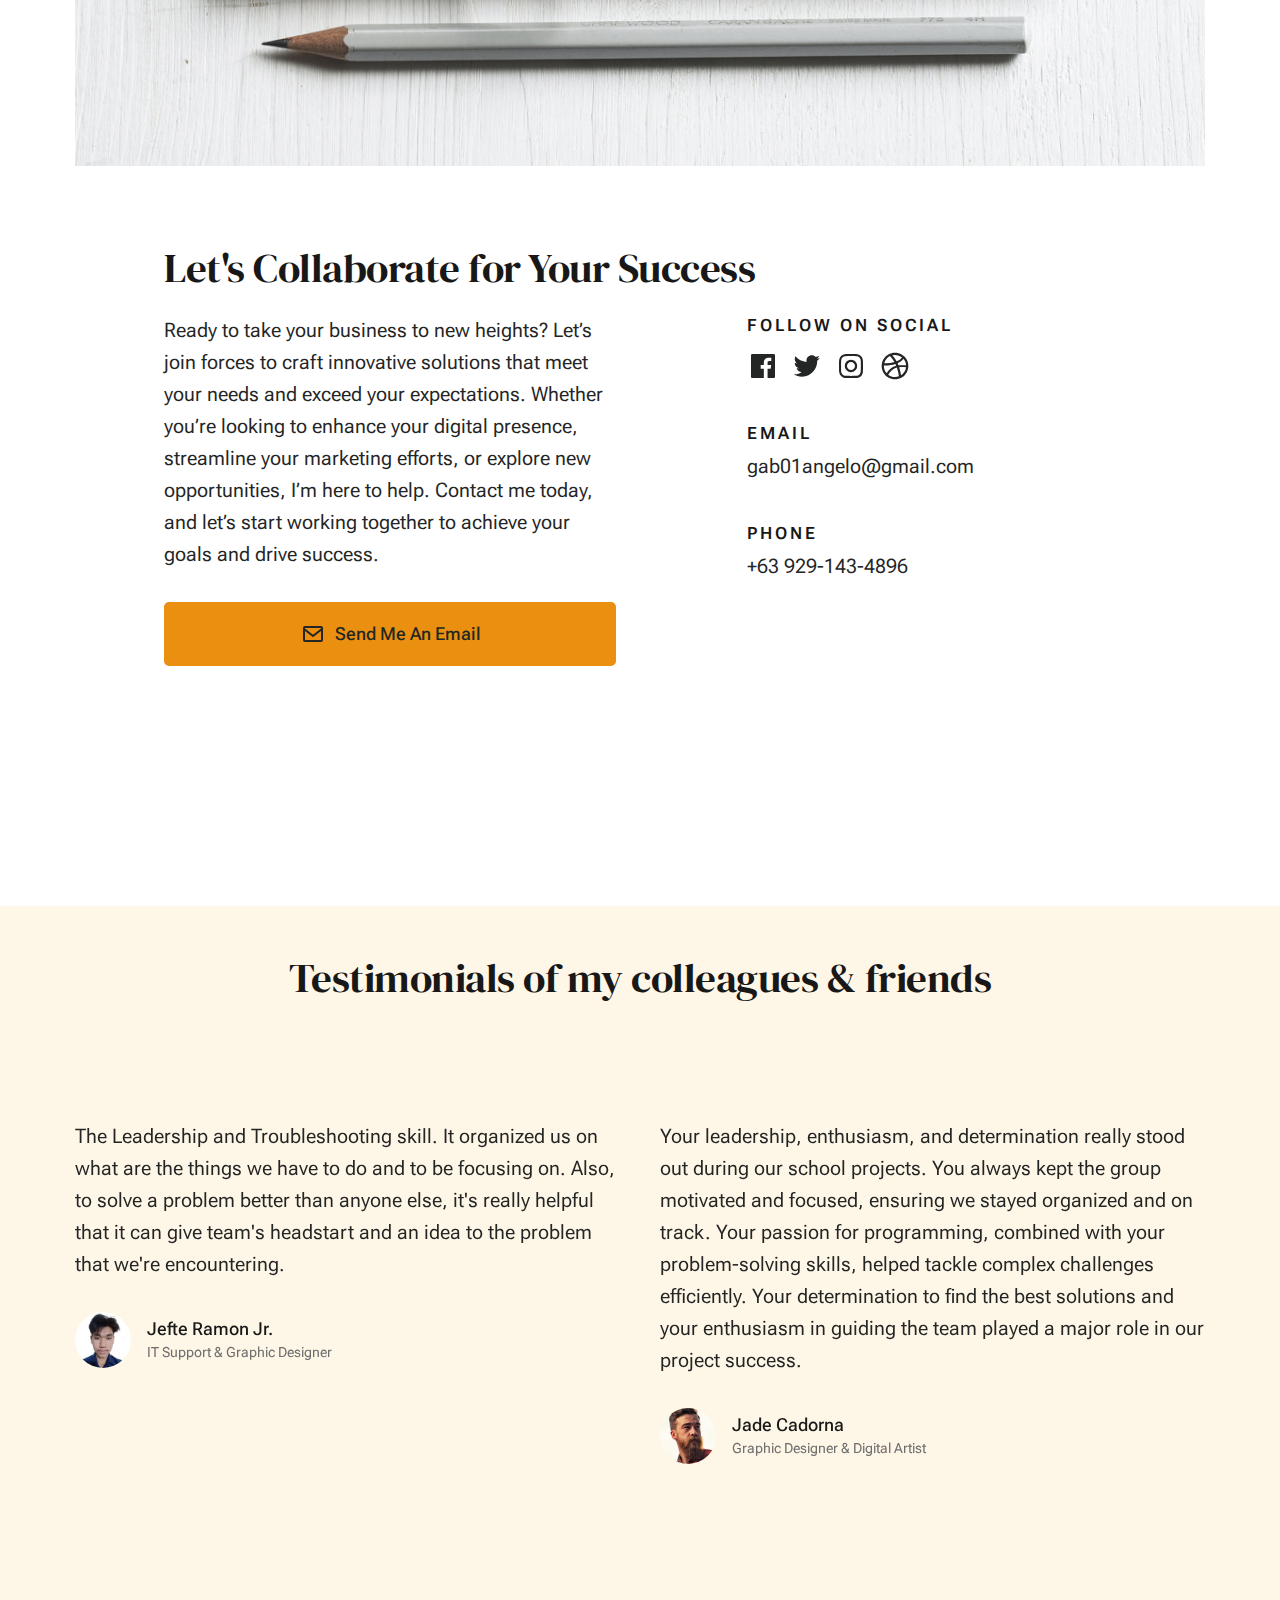
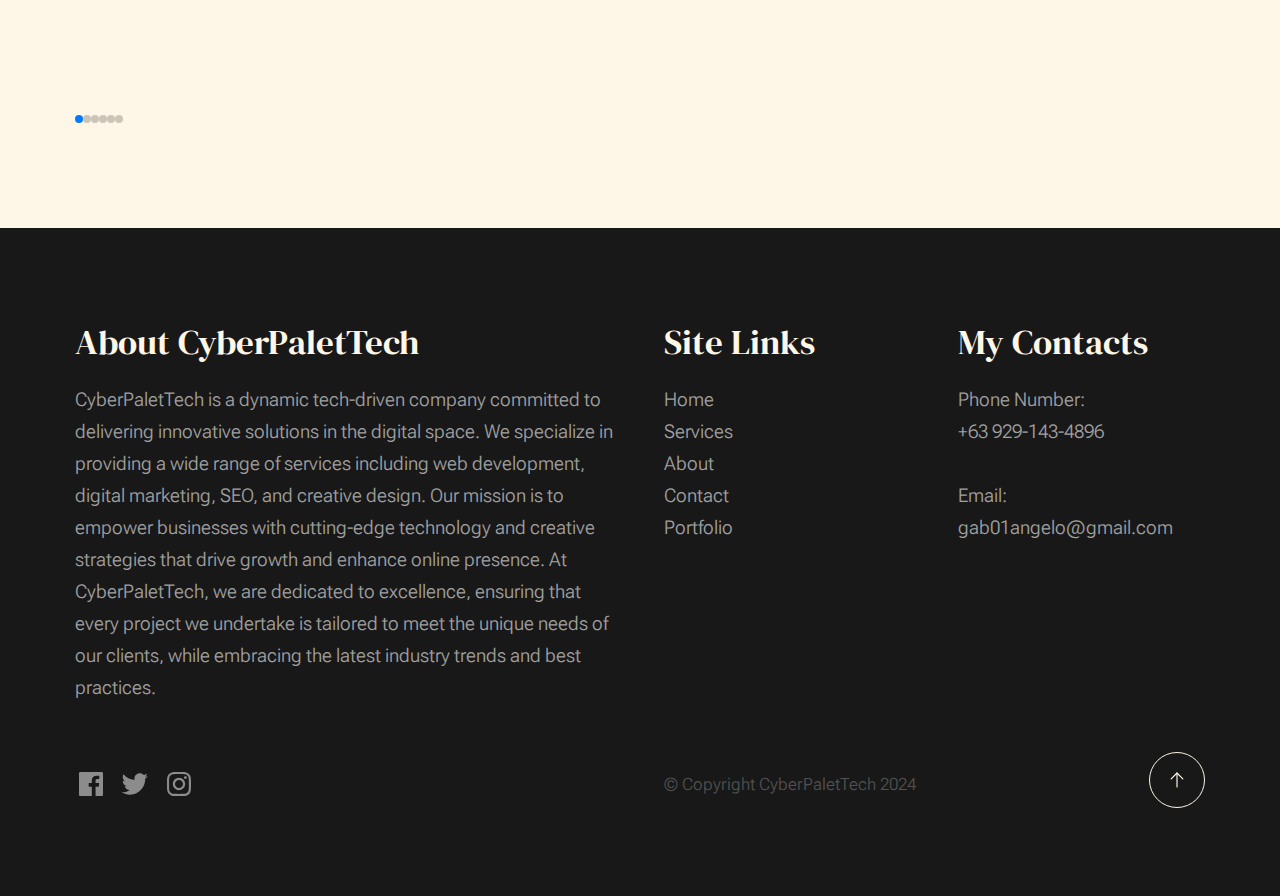
<file: contact.html>
<!DOCTYPE html>
<html lang="en" class="no-js">

<head>

    <!--- basic page needs
    ================================================== -->
    <meta charset="utf-8">
    <meta name="viewport" content="width=device-width, initial-scale=1">
    <title>Contact - CyberPaletTech</title>

    <script>
        document.documentElement.classList.remove('no-js');
        document.documentElement.classList.add('js');
    </script>

    <!-- CSS
    ================================================== -->
    <link rel="stylesheet" href="css/vendor.css">
    <link rel="stylesheet" href="css/styles.css">

    <!-- favicons
    ================================================== -->
    <link rel="apple-touch-icon" sizes="180x180" href="apple-touch-icon.png">
    <link rel="icon" type="image/png" sizes="32x32" href="favicon-32x32.png">
    <link rel="icon" type="image/png" sizes="16x16" href="favicon-16x16.png">
    <link rel="manifest" href="site.webmanifest">

</head>


<body id="top">


    <!-- preloader
    ================================================== -->
    <div id="preloader">
        <div id="loader" class="dots-fade">
            <div></div>
            <div></div>
            <div></div>
        </div>
    </div>


    <!-- page wrap
    ================================================== -->
    <div id="page" class="s-pagewrap">


        <!-- # site header 
        ================================================== -->
        <header class="s-header">
            <div class="row s-header__inner width-sixteen-col">

                <div class="s-header__block">
                    <div class="s-header__logo">
                        <a class="logo" href="index.html">
                            <img src="images/logo.svg" alt="Homepage">
                        </a>
                    </div>

                    <a class="s-header__menu-toggle" href="#0"><span>Menu</span></a>
                </div> <!-- end s-header__block -->

                <nav class="s-header__nav">

                    <ul class="s-header__menu-links">
                        <li><a href="index.html">Home</a></li>
                        <li><a href="about.html">About Me</a></li>
                        <li><a href="services.html">Services</a></li>
                        <li class="current"><a href="contact.html">Contact</a></li>
                        <li><a href="https://gac-background.carrd.co/">Portfolio</a></li>
                    </ul> <!-- s-header__menu-links -->

                    <div class="s-header__contact">
                        <a href="contact.html" class="btn btn--primary s-header__contact-btn">Let's Work Together</a>
                    </div> <!-- s-header__contact -->

                </nav> <!-- end s-header__nav -->

            </div> <!-- end s-header__inner -->
        </header> <!-- end s-header -->


        <!-- # site main content
        ================================================== -->
        <section id="content" class="s-content">

            <section class="s-pageheader pageheader">
                <div class="row">
                    <div class="column xl-12">
                        <h1 class="page-title">
                            <span class="page-title__small-type text-pretitle">Contact</span>
                            Get In Touch
                        </h1>
                    </div>
                </div>
            </section> <!--pageheader -->

            <section class="s-pagecontent pagecontent">

                <div class="row pageintro">
                    <div class="column xl-6 lg-12">
                        <h2 class="text-display-title">Elevate Your Business with Tailored Digital Marketing Solutions
                        </h2>
                    </div>
                    <div class="column xl-6 lg-12 u-flexitem-x-right">
                        <p class="lead">
                            Ready to boost your business’s online presence and achieve your goals? I offer personalized
                            digital marketing solutions designed to drive growth and enhance visibility. Whether you
                            need targeted strategies, engaging content, or comprehensive marketing plans, I’m here to
                            help. Let’s work together to create impactful results and take your business to the next
                            level. Contact me today to start transforming your digital strategy.
                        </p>
                    </div>
                </div> <!-- pageintro -->

                <div class="row pagemedia">
                    <d class="column xl-12">
                        <figure class="page-media">
                            <img src="images/thumbs/contact/contact-1200.jpg" srcset="images/thumbs/contact/contact-2400.jpg 2400w, 
                                             images/thumbs/contact/contact-1200.jpg 1200w, 
                                             images/thumbs/contact/contact-600.jpg 600w"
                                sizes="(max-width: 2400px) 100vw, 2400px" alt="">
                        </figure>
                    </d>
                </div> <!-- pagemedia -->

                <div class="row width-narrower pagemain">
                    <div class="column xl-12">
                        <h2>Let's Collaborate for Your Success</h2>

                        <div class="row">
                            <div class="column xl-6 md-12 contact-cta">
                                <p>
                                    Ready to take your business to new heights? Let’s join forces to craft innovative
                                    solutions that meet your needs and exceed your expectations. Whether you’re looking
                                    to enhance your digital presence, streamline your marketing efforts, or explore new
                                    opportunities, I’m here to help. Contact me today, and let’s start working together
                                    to achieve your goals and drive success.
                                </p>

                                <a href="mailto:#0" class="btn btn--primary u-fullwidth contact-btn">
                                    <svg xmlns="http://www.w3.org/2000/svg" width="24" height="24" viewBox="0 0 24 24"
                                        style="fill: rgba(0, 0, 0, 1);transform: ;msFilter:;">
                                        <path
                                            d="M20 4H4c-1.103 0-2 .897-2 2v12c0 1.103.897 2 2 2h16c1.103 0 2-.897 2-2V6c0-1.103-.897-2-2-2zm0 2v.511l-8 6.223-8-6.222V6h16zM4 18V9.044l7.386 5.745a.994.994 0 0 0 1.228 0L20 9.044 20.002 18H4z">
                                        </path>
                                    </svg>
                                    Send Me An Email
                                </a>
                            </div>
                            <div class="column xl-5 md-12 u-flexitem-x-right">

                                <div class="contact-block">
                                    <h6>Follow On Social</h6>
                                    <ul class="contact-social social-list">
                                        <li>
                                            <a href="#0">
                                                <svg xmlns="http://www.w3.org/2000/svg" width="24" height="24"
                                                    viewBox="0 0 24 24"
                                                    style="fill:rgba(0, 0, 0, 1);transform:;-ms-filter:">
                                                    <path
                                                        d="M20,3H4C3.447,3,3,3.448,3,4v16c0,0.552,0.447,1,1,1h8.615v-6.96h-2.338v-2.725h2.338v-2c0-2.325,1.42-3.592,3.5-3.592 c0.699-0.002,1.399,0.034,2.095,0.107v2.42h-1.435c-1.128,0-1.348,0.538-1.348,1.325v1.735h2.697l-0.35,2.725h-2.348V21H20 c0.553,0,1-0.448,1-1V4C21,3.448,20.553,3,20,3z">
                                                    </path>
                                                </svg>
                                                <span class="u-screen-reader-text">Facebook</span>
                                            </a>
                                        </li>
                                        <li>
                                            <a href="#0">
                                                <svg xmlns="http://www.w3.org/2000/svg" width="24" height="24"
                                                    viewBox="0 0 24 24"
                                                    style="fill:rgba(0, 0, 0, 1);transform:;-ms-filter:">
                                                    <path
                                                        d="M19.633,7.997c0.013,0.175,0.013,0.349,0.013,0.523c0,5.325-4.053,11.461-11.46,11.461c-2.282,0-4.402-0.661-6.186-1.809 c0.324,0.037,0.636,0.05,0.973,0.05c1.883,0,3.616-0.636,5.001-1.721c-1.771-0.037-3.255-1.197-3.767-2.793 c0.249,0.037,0.499,0.062,0.761,0.062c0.361,0,0.724-0.05,1.061-0.137c-1.847-0.374-3.23-1.995-3.23-3.953v-0.05 c0.537,0.299,1.16,0.486,1.82,0.511C3.534,9.419,2.823,8.184,2.823,6.787c0-0.748,0.199-1.434,0.548-2.032 c1.983,2.443,4.964,4.04,8.306,4.215c-0.062-0.3-0.1-0.611-0.1-0.923c0-2.22,1.796-4.028,4.028-4.028 c1.16,0,2.207,0.486,2.943,1.272c0.91-0.175,1.782-0.512,2.556-0.973c-0.299,0.935-0.936,1.721-1.771,2.22 c0.811-0.088,1.597-0.312,2.319-0.624C21.104,6.712,20.419,7.423,19.633,7.997z">
                                                    </path>
                                                </svg>
                                                <span class="u-screen-reader-text">Twitter</span>
                                            </a>
                                        </li>
                                        <li>
                                            <a href="#0">
                                                <svg xmlns="http://www.w3.org/2000/svg" width="24" height="24"
                                                    viewBox="0 0 24 24"
                                                    style="fill:rgba(0, 0, 0, 1);transform:;-ms-filter:">
                                                    <path
                                                        d="M11.999,7.377c-2.554,0-4.623,2.07-4.623,4.623c0,2.554,2.069,4.624,4.623,4.624c2.552,0,4.623-2.07,4.623-4.624 C16.622,9.447,14.551,7.377,11.999,7.377L11.999,7.377z M11.999,15.004c-1.659,0-3.004-1.345-3.004-3.003 c0-1.659,1.345-3.003,3.004-3.003s3.002,1.344,3.002,3.003C15.001,13.659,13.658,15.004,11.999,15.004L11.999,15.004z">
                                                    </path>
                                                    <circle cx="16.806" cy="7.207" r="1.078"></circle>
                                                    <path
                                                        d="M20.533,6.111c-0.469-1.209-1.424-2.165-2.633-2.632c-0.699-0.263-1.438-0.404-2.186-0.42 c-0.963-0.042-1.268-0.054-3.71-0.054s-2.755,0-3.71,0.054C7.548,3.074,6.809,3.215,6.11,3.479C4.9,3.946,3.945,4.902,3.477,6.111 c-0.263,0.7-0.404,1.438-0.419,2.186c-0.043,0.962-0.056,1.267-0.056,3.71c0,2.442,0,2.753,0.056,3.71 c0.015,0.748,0.156,1.486,0.419,2.187c0.469,1.208,1.424,2.164,2.634,2.632c0.696,0.272,1.435,0.426,2.185,0.45 c0.963,0.042,1.268,0.055,3.71,0.055s2.755,0,3.71-0.055c0.747-0.015,1.486-0.157,2.186-0.419c1.209-0.469,2.164-1.424,2.633-2.633 c0.263-0.7,0.404-1.438,0.419-2.186c0.043-0.962,0.056-1.267,0.056-3.71s0-2.753-0.056-3.71C20.941,7.57,20.801,6.819,20.533,6.111z M19.315,15.643c-0.007,0.576-0.111,1.147-0.311,1.688c-0.305,0.787-0.926,1.409-1.712,1.711c-0.535,0.199-1.099,0.303-1.67,0.311 c-0.95,0.044-1.218,0.055-3.654,0.055c-2.438,0-2.687,0-3.655-0.055c-0.569-0.007-1.135-0.112-1.669-0.311 c-0.789-0.301-1.414-0.923-1.719-1.711c-0.196-0.534-0.302-1.099-0.311-1.669c-0.043-0.95-0.053-1.218-0.053-3.654 c0-2.437,0-2.686,0.053-3.655c0.007-0.576,0.111-1.146,0.311-1.687c0.305-0.789,0.93-1.41,1.719-1.712 c0.534-0.198,1.1-0.303,1.669-0.311c0.951-0.043,1.218-0.055,3.655-0.055c2.437,0,2.687,0,3.654,0.055 c0.571,0.007,1.135,0.112,1.67,0.311c0.786,0.303,1.407,0.925,1.712,1.712c0.196,0.534,0.302,1.099,0.311,1.669 c0.043,0.951,0.054,1.218,0.054,3.655c0,2.436,0,2.698-0.043,3.654H19.315z">
                                                    </path>
                                                </svg>
                                                <span class="u-screen-reader-text">Instagram</span>
                                            </a>
                                        </li>
                                        <li>
                                            <a href="#0">
                                                <svg xmlns="http://www.w3.org/2000/svg" width="24" height="24"
                                                    viewBox="0 0 24 24"
                                                    style="fill: rgba(0, 0, 0, 1);transform: ;msFilter:;">
                                                    <path
                                                        d="M20.66 6.98a9.932 9.932 0 0 0-3.641-3.64C15.486 2.447 13.813 2 12 2s-3.486.447-5.02 1.34c-1.533.893-2.747 2.107-3.64 3.64S2 10.187 2 12s.446 3.487 1.34 5.02a9.924 9.924 0 0 0 3.641 3.64C8.514 21.553 10.187 22 12 22s3.486-.447 5.02-1.34a9.932 9.932 0 0 0 3.641-3.64C21.554 15.487 22 13.813 22 12s-.446-3.487-1.34-5.02zM12 3.66c2 0 3.772.64 5.32 1.919-.92 1.174-2.286 2.14-4.1 2.9-1.002-1.813-2.088-3.327-3.261-4.54A7.715 7.715 0 0 1 12 3.66zM5.51 6.8a8.116 8.116 0 0 1 2.711-2.22c1.212 1.201 2.325 2.7 3.34 4.5-2 .6-4.114.9-6.341.9-.573 0-1.006-.013-1.3-.04A8.549 8.549 0 0 1 5.51 6.8zM3.66 12c0-.054.003-.12.01-.2.007-.08.01-.146.01-.2.254.014.641.02 1.161.02 2.666 0 5.146-.367 7.439-1.1.187.373.381.793.58 1.26-1.32.293-2.674 1.006-4.061 2.14S6.4 16.247 5.76 17.5c-1.4-1.587-2.1-3.42-2.1-5.5zM12 20.34c-1.894 0-3.594-.587-5.101-1.759.601-1.187 1.524-2.322 2.771-3.401 1.246-1.08 2.483-1.753 3.71-2.02a29.441 29.441 0 0 1 1.56 6.62 8.166 8.166 0 0 1-2.94.56zm7.08-3.96a8.351 8.351 0 0 1-2.58 2.621c-.24-2.08-.7-4.107-1.379-6.081.932-.066 1.765-.1 2.5-.1.799 0 1.686.034 2.659.1a8.098 8.098 0 0 1-1.2 3.46zm-1.24-5c-1.16 0-2.233.047-3.22.14a27.053 27.053 0 0 0-.68-1.62c2.066-.906 3.532-2.006 4.399-3.3 1.2 1.414 1.854 3.027 1.96 4.84-.812-.04-1.632-.06-2.459-.06z">
                                                    </path>
                                                </svg>
                                                <span class="u-screen-reader-text">Dribbble</span>
                                            </a>
                                        </li>
                                    </ul> <!-- end s-footer__social -->
                                </div>

                                <div class="contact-block">
                                    <h6>Email</h6>
                                    <a href="mailto:#0">gab01angelo@gmail.com</a>
                                </div>

                                <div class="contact-block">
                                    <h6>Phone</h6>
                                    <ul class="contact-list">
                                        <li><a href="tel:929-143-4896">+63 929-143-4896</a></li>
                                    </ul>
                                </div>

                            </div>
                        </div>
                    </div>
                </div> <!-- end pagemain -->

            </section> <!-- pagecontent -->
            <!-- re-insert testimonials later -->
            <section id="clients" class="s-clients">
                <h2 style="text-align: center; padding-top: 50px;">Testimonials of my colleagues & friends</h2>
                <div class="row s-clients__content-block width-sixteen-col">
                    <div class="column xl-12 testimonials">

                        <div class="swiper-container testimonials__slider home-slider">

                            <div class="swiper-wrapper">
                                <div class="testimonials__slide swiper-slide">
                                    <p>
                                        The Leadership and Troubleshooting skill. It organized us on what are the things we have to do and to be focusing on. Also, to solve a problem better than anyone else, it's really helpful that it can give team's headstart and an idea to the problem that we're encountering.
                                    </p>
                                    <div class="testimonials__author">
                                        <img src="images/avatars/user-01.jpg" alt="Author image"
                                            class="testimonials__avatar">
                                        <cite class="testimonials__cite">
                                            <strong>Jefte Ramon Jr.</strong>
                                            <span>IT Support & Graphic Designer</span>
                                        </cite>
                                    </div>
                                </div>
                                <div class="testimonials__slide swiper-slide">
                                    <p>
                                        Your leadership, enthusiasm, and determination really stood out during our school projects. You always kept the group motivated and focused, ensuring we stayed organized and on track. Your passion for programming, combined with your problem-solving skills, helped tackle complex challenges efficiently. Your determination to find the best solutions and your enthusiasm in guiding the team played a major role in our project success.
                                    </p>
                                    <div class="testimonials__author">
                                        <img src="images/avatars/user-02.jpg" alt="Author image"
                                            class="testimonials__avatar">
                                        <cite class="testimonials__cite">
                                            <strong>Jade Cadorna</strong>
                                            <span>Graphic Designer & Digital Artist</span>
                                        </cite>
                                    </div>
                                </div>
                                <div class="testimonials__slide swiper-slide">
                                    <p>
                                        The best quality is your leadership and creativity. You always ensured that everyone was on the same page, coordinating tasks efficiently and motivating the team. Your creative approach helped us find unique solutions to challenges, making our projects not only successful but also stand out. Your ability to listen and incorporate everyone’s ideas fostered a collaborative environment, and your strong problem-solving skills pushed the team toward meeting our goals.
                                    </p>
                                    <div class="testimonials__author">
                                        <img src="images/avatars/user-03.jpg" alt="Author image"
                                            class="testimonials__avatar">
                                        <cite class="testimonials__cite">
                                            <strong>Ronn Andrei Cruz</strong>
                                            <span>Front-end Web Developer</span>
                                        </cite>
                                    </div>
                                </div>
                                <div class="testimonials__slide swiper-slide">
                                    <p>
                                        Honestly, what really stood out to me during our projects was how you naturally took on the role of a leader. You made sure everything was organized and everyone knew what they needed to do, which kept us on track. But what I appreciated most was how open you were to everyone’s ideas and feedback. You made sure everyone felt included, and you adapted so well to whatever came our way, whether it was a last-minute change or a tricky problem. Your leadership and openness really brought our team together and made the project a success.
                                    </p>
                                    <div class="testimonials__author">
                                        <img src="images/avatars/user-06.jpg" alt="Author image"
                                            class="testimonials__avatar">
                                        <cite class="testimonials__cite">
                                            <strong>Merlyn Malasaga</strong>
                                            <span>UI/UX Designer & Front-end Web Developer</span>
                                        </cite>
                                    </div>
                                </div>
                                <div class="testimonials__slide swiper-slide">
                                    <p>
                                        You always stood out with your leadership and problem-solving skills. You were quick to figure things out whenever we had an activity, whether it was programming or designing. Your calm approach and technical knowledge were a big help in getting our projects done.
                                    </p>
                                    <div class="testimonials__author">
                                        <img src="images/avatars/user-04.jpg" alt="Author image"
                                            class="testimonials__avatar">
                                        <cite class="testimonials__cite">
                                            <strong>Kimberly Rayo</strong>
                                            <span>Front-end Web Developer</span>
                                        </cite>
                                    </div>
                                </div>
                                <div class="testimonials__slide swiper-slide">
                                    <p>
                                        Your leadership skills and ability to quickly grasp new concepts were invaluable assets to our team projects. Your initiative in taking charge, combined with your efficient management and communication skills, significantly contributed to our success. Additionally, your rapid understanding of project requirements and instructions allowed you to identify and address potential challenges promptly, ensuring that the team remained focused and productive.
                                    </p>
                                    <div class="testimonials__author">
                                        <img src="images/avatars/user-05.jpg" alt="Author image"
                                            class="testimonials__avatar">
                                        <cite class="testimonials__cite">
                                            <strong>Rhea Lyn De Asis</strong>
                                            <span>Front-end Web Developer</span>
                                        </cite>
                                    </div>
                                </div>
                                <div class="testimonials__slide swiper-slide">
                                    <p>
                                        During our Senior High School days, Gab is one of my classmates who has exemplary performance in different aspects in the class. One of the skills that stands out about him is being a great researcher, we all noticed that whenever he is given a task, he could easily do his research and know everything about it. Other skills that I noticed about him is his dedication for the best quality of work, he doesn't let the outcome to be a so-so, he definitely gives his best and work on it with all the knowledge and effort he can provide. Lastly, the thing that really stands out about him is being a humble and helpful colleague, he always make sure that everyone around him is growing and he doesn't let anyone to be left behind.
                                    </p>
                                    <div class="testimonials__author">
                                        <img src="images/avatars/user-07.jpg" alt="Author image"
                                            class="testimonials__avatar">
                                        <cite class="testimonials__cite">
                                            <strong>Nelrich Cuizon</strong>
                                            <span>Registered Electrical Engineer</span>
                                        </cite>
                                    </div>
                                </div>
                            </div>
                        </div> <!-- end swiper-wrapper -->

                        <div class="swiper-pagination"></div>

                    </div> <!--end testimonials__slider -->

                </div> <!-- end column -->
                </div> <!-- end row -->
                
                
            </section> <!-- end s-clients -->

        </section> <!-- s-content-->

        <!-- # footer re-insert later
        ================================================== -->
        <footer class="s-footer">
            <div id="footer"></div>
            <script>
                fetch('footer.html')
                    .then(response => response.text())
                    .then(data => document.getElementById('footer').innerHTML = data);
            </script>

            <div class="row s-footer__bottom">
                <div class="column xl-6 lg-12">
                    <ul class="s-footer__social social-list">
                        <li>
                            <a href="#0">
                                <svg xmlns="http://www.w3.org/2000/svg" width="24" height="24" viewBox="0 0 24 24"
                                    style="fill:rgba(0, 0, 0, 1);transform:;-ms-filter:">
                                    <path
                                        d="M20,3H4C3.447,3,3,3.448,3,4v16c0,0.552,0.447,1,1,1h8.615v-6.96h-2.338v-2.725h2.338v-2c0-2.325,1.42-3.592,3.5-3.592 c0.699-0.002,1.399,0.034,2.095,0.107v2.42h-1.435c-1.128,0-1.348,0.538-1.348,1.325v1.735h2.697l-0.35,2.725h-2.348V21H20 c0.553,0,1-0.448,1-1V4C21,3.448,20.553,3,20,3z">
                                    </path>
                                </svg>
                                <span class="u-screen-reader-text">Facebook</span>
                            </a>
                        </li>
                        <li>
                            <a href="#0">
                                <svg xmlns="http://www.w3.org/2000/svg" width="24" height="24" viewBox="0 0 24 24"
                                    style="fill:rgba(0, 0, 0, 1);transform:;-ms-filter:">
                                    <path
                                        d="M19.633,7.997c0.013,0.175,0.013,0.349,0.013,0.523c0,5.325-4.053,11.461-11.46,11.461c-2.282,0-4.402-0.661-6.186-1.809 c0.324,0.037,0.636,0.05,0.973,0.05c1.883,0,3.616-0.636,5.001-1.721c-1.771-0.037-3.255-1.197-3.767-2.793 c0.249,0.037,0.499,0.062,0.761,0.062c0.361,0,0.724-0.05,1.061-0.137c-1.847-0.374-3.23-1.995-3.23-3.953v-0.05 c0.537,0.299,1.16,0.486,1.82,0.511C3.534,9.419,2.823,8.184,2.823,6.787c0-0.748,0.199-1.434,0.548-2.032 c1.983,2.443,4.964,4.04,8.306,4.215c-0.062-0.3-0.1-0.611-0.1-0.923c0-2.22,1.796-4.028,4.028-4.028 c1.16,0,2.207,0.486,2.943,1.272c0.91-0.175,1.782-0.512,2.556-0.973c-0.299,0.935-0.936,1.721-1.771,2.22 c0.811-0.088,1.597-0.312,2.319-0.624C21.104,6.712,20.419,7.423,19.633,7.997z">
                                    </path>
                                </svg>
                                <span class="u-screen-reader-text">Twitter</span>
                            </a>
                        </li>
                        <li>
                            <a href="#0">
                                <svg xmlns="http://www.w3.org/2000/svg" width="24" height="24" viewBox="0 0 24 24"
                                    style="fill:rgba(0, 0, 0, 1);transform:;-ms-filter:">
                                    <path
                                        d="M11.999,7.377c-2.554,0-4.623,2.07-4.623,4.623c0,2.554,2.069,4.624,4.623,4.624c2.552,0,4.623-2.07,4.623-4.624 C16.622,9.447,14.551,7.377,11.999,7.377L11.999,7.377z M11.999,15.004c-1.659,0-3.004-1.345-3.004-3.003 c0-1.659,1.345-3.003,3.004-3.003s3.002,1.344,3.002,3.003C15.001,13.659,13.658,15.004,11.999,15.004L11.999,15.004z">
                                    </path>
                                    <circle cx="16.806" cy="7.207" r="1.078"></circle>
                                    <path
                                        d="M20.533,6.111c-0.469-1.209-1.424-2.165-2.633-2.632c-0.699-0.263-1.438-0.404-2.186-0.42 c-0.963-0.042-1.268-0.054-3.71-0.054s-2.755,0-3.71,0.054C7.548,3.074,6.809,3.215,6.11,3.479C4.9,3.946,3.945,4.902,3.477,6.111 c-0.263,0.7-0.404,1.438-0.419,2.186c-0.043,0.962-0.056,1.267-0.056,3.71c0,2.442,0,2.753,0.056,3.71 c0.015,0.748,0.156,1.486,0.419,2.187c0.469,1.208,1.424,2.164,2.634,2.632c0.696,0.272,1.435,0.426,2.185,0.45 c0.963,0.042,1.268,0.055,3.71,0.055s2.755,0,3.71-0.055c0.747-0.015,1.486-0.157,2.186-0.419c1.209-0.469,2.164-1.424,2.633-2.633 c0.263-0.7,0.404-1.438,0.419-2.186c0.043-0.962,0.056-1.267,0.056-3.71s0-2.753-0.056-3.71C20.941,7.57,20.801,6.819,20.533,6.111z M19.315,15.643c-0.007,0.576-0.111,1.147-0.311,1.688c-0.305,0.787-0.926,1.409-1.712,1.711c-0.535,0.199-1.099,0.303-1.67,0.311 c-0.95,0.044-1.218,0.055-3.654,0.055c-2.438,0-2.687,0-3.655-0.055c-0.569-0.007-1.135-0.112-1.669-0.311 c-0.789-0.301-1.414-0.923-1.719-1.711c-0.196-0.534-0.302-1.099-0.311-1.669c-0.043-0.95-0.053-1.218-0.053-3.654 c0-2.437,0-2.686,0.053-3.655c0.007-0.576,0.111-1.146,0.311-1.687c0.305-0.789,0.93-1.41,1.719-1.712 c0.534-0.198,1.1-0.303,1.669-0.311c0.951-0.043,1.218-0.055,3.655-0.055c2.437,0,2.687,0,3.654,0.055 c0.571,0.007,1.135,0.112,1.67,0.311c0.786,0.303,1.407,0.925,1.712,1.712c0.196,0.534,0.302,1.099,0.311,1.669 c0.043,0.951,0.054,1.218,0.054,3.655c0,2.436,0,2.698-0.043,3.654H19.315z">
                                    </path>
                                </svg>
                                <span class="u-screen-reader-text">Instagram</span>
                            </a>
                        </li>
                    </ul> <!-- end s-footer__social -->
                </div>
                <div class="column xl-6 lg-12">
                    <p class="ss-copyright">
                        <span>© Copyright CyberPaletTech 2024</span>
                    </p>
                </div>

                <div class="ss-go-top">
                    <a class="smoothscroll" title="Back to Top" href="#top">
                        <svg xmlns="http://www.w3.org/2000/svg" viewBox="0 0 24 24" width="36" height="36" fill="none"
                            stroke="#ffffff" stroke-width="1" stroke-linecap="round" stroke-linejoin="round">&lt;!--!
                            Atomicons Free 1.00 by @atisalab License - https://atomicons.com/license/ (Icons: CC BY 4.0)
                            Copyright 2021 Atomicons --&gt;<polyline points="17 11 12 6 7 11"></polyline>
                            <line x1="12" y1="18" x2="12" y2="6"></line>
                        </svg>
                    </a>
                </div> <!-- end ss-go-top -->
            </div>

        </footer> <!-- end s-footer -->
    </div> <!-- end page-wrap -->

    <!-- Java Script
    ================================================== -->
    <script src="js/plugins.js"></script>
    <script src="js/main.js"></script>

</body>

</html>
</file>
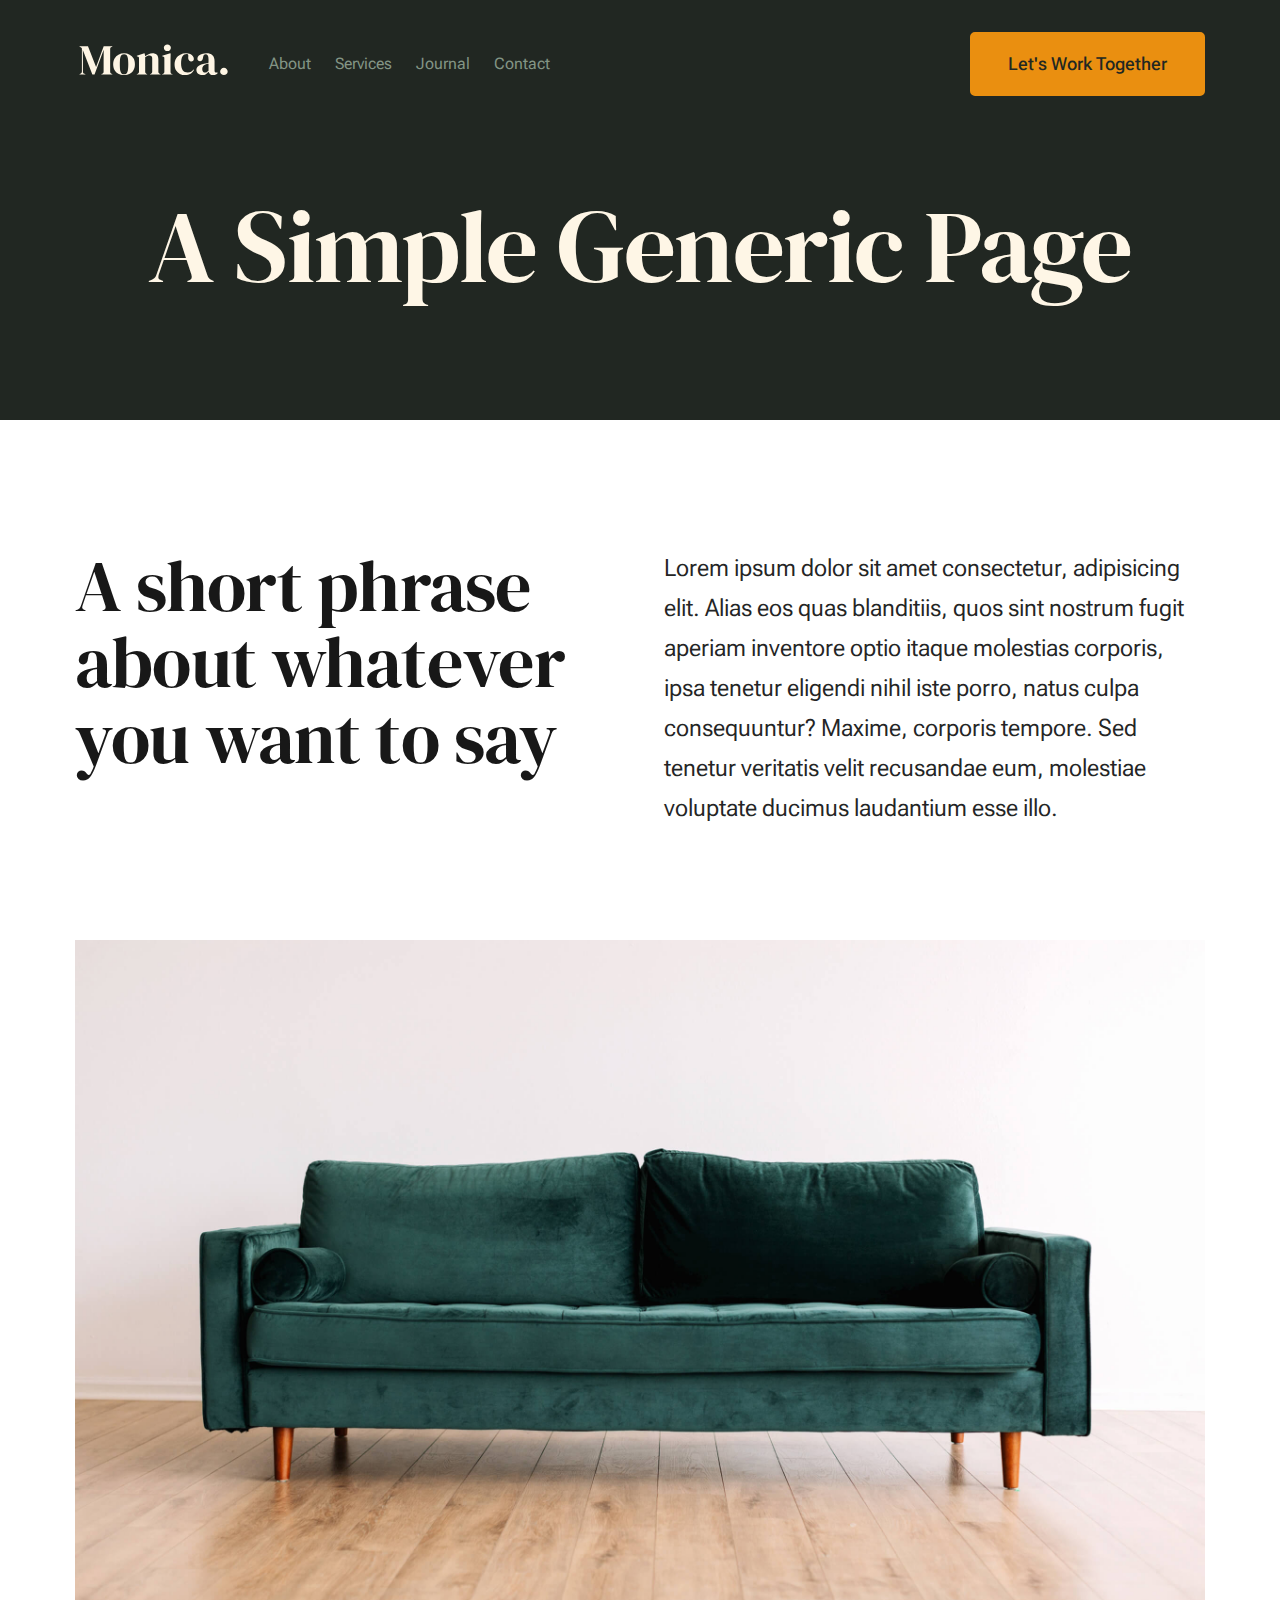
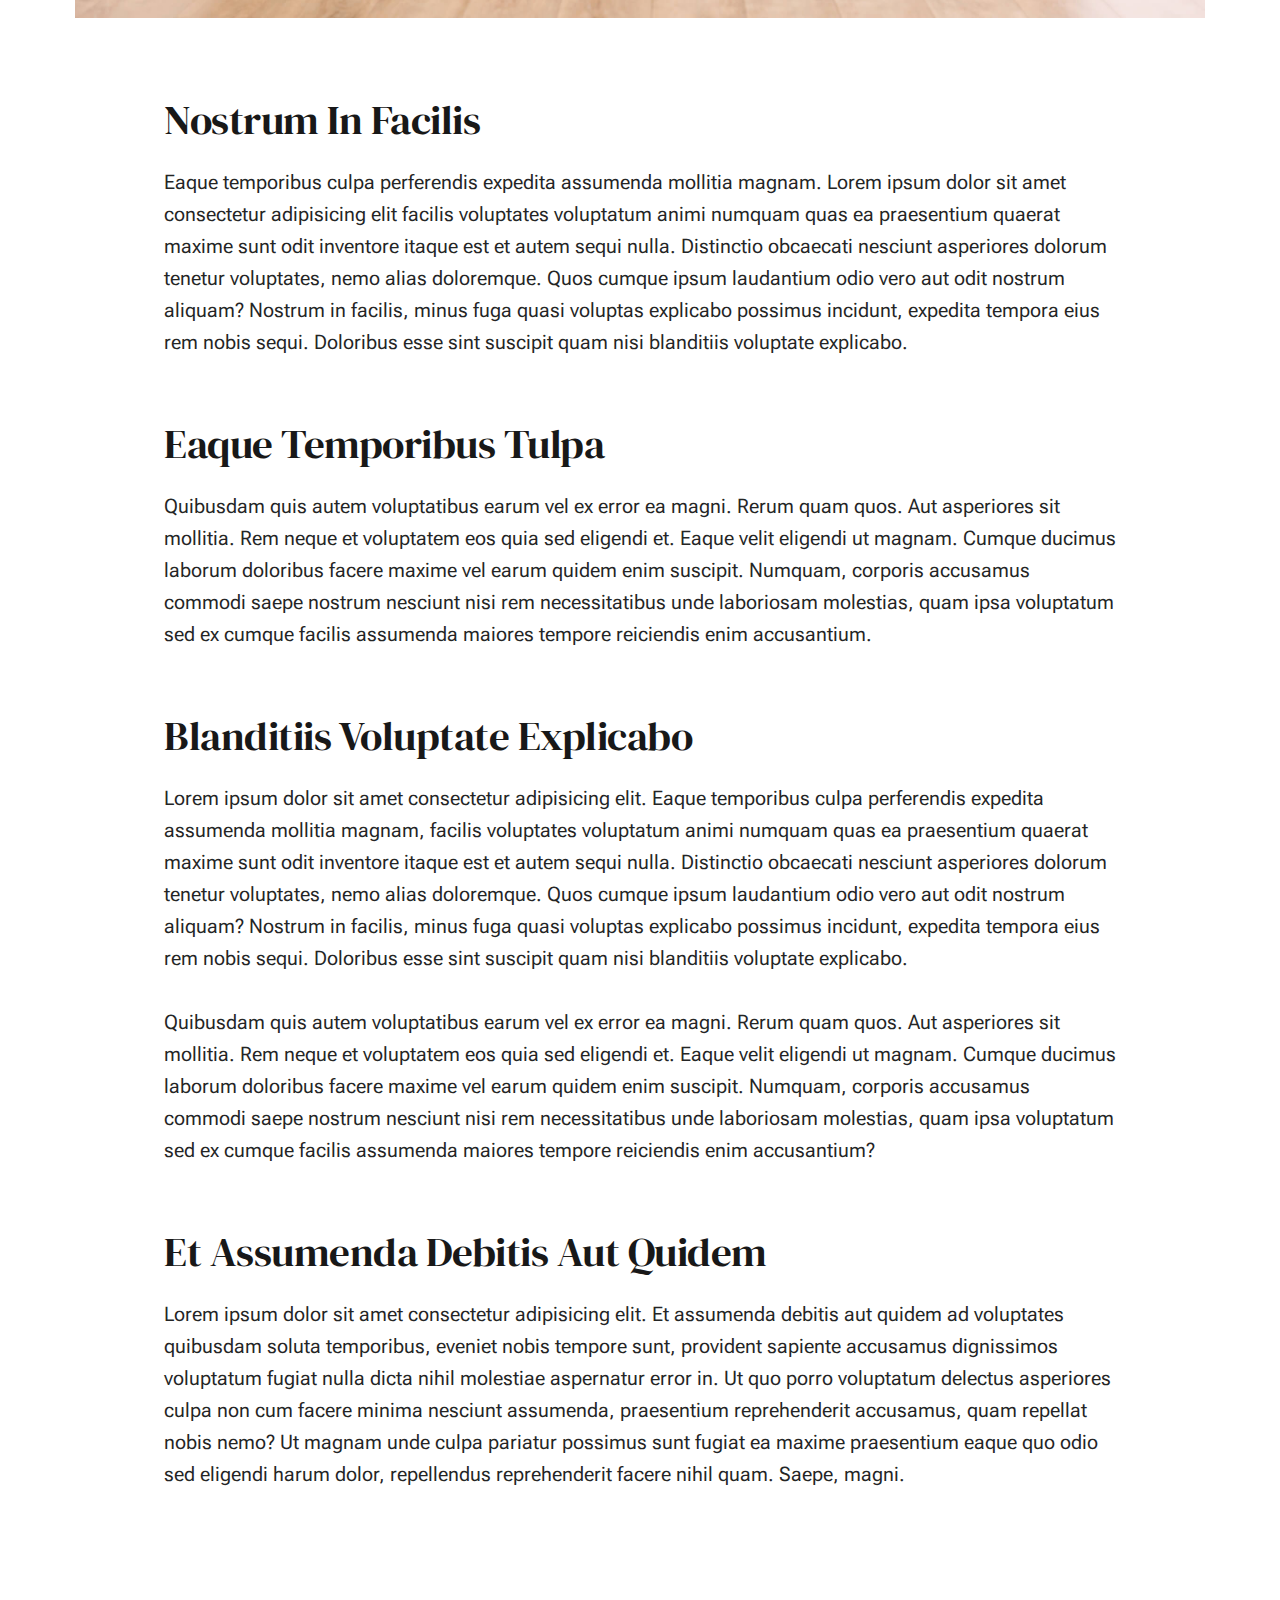
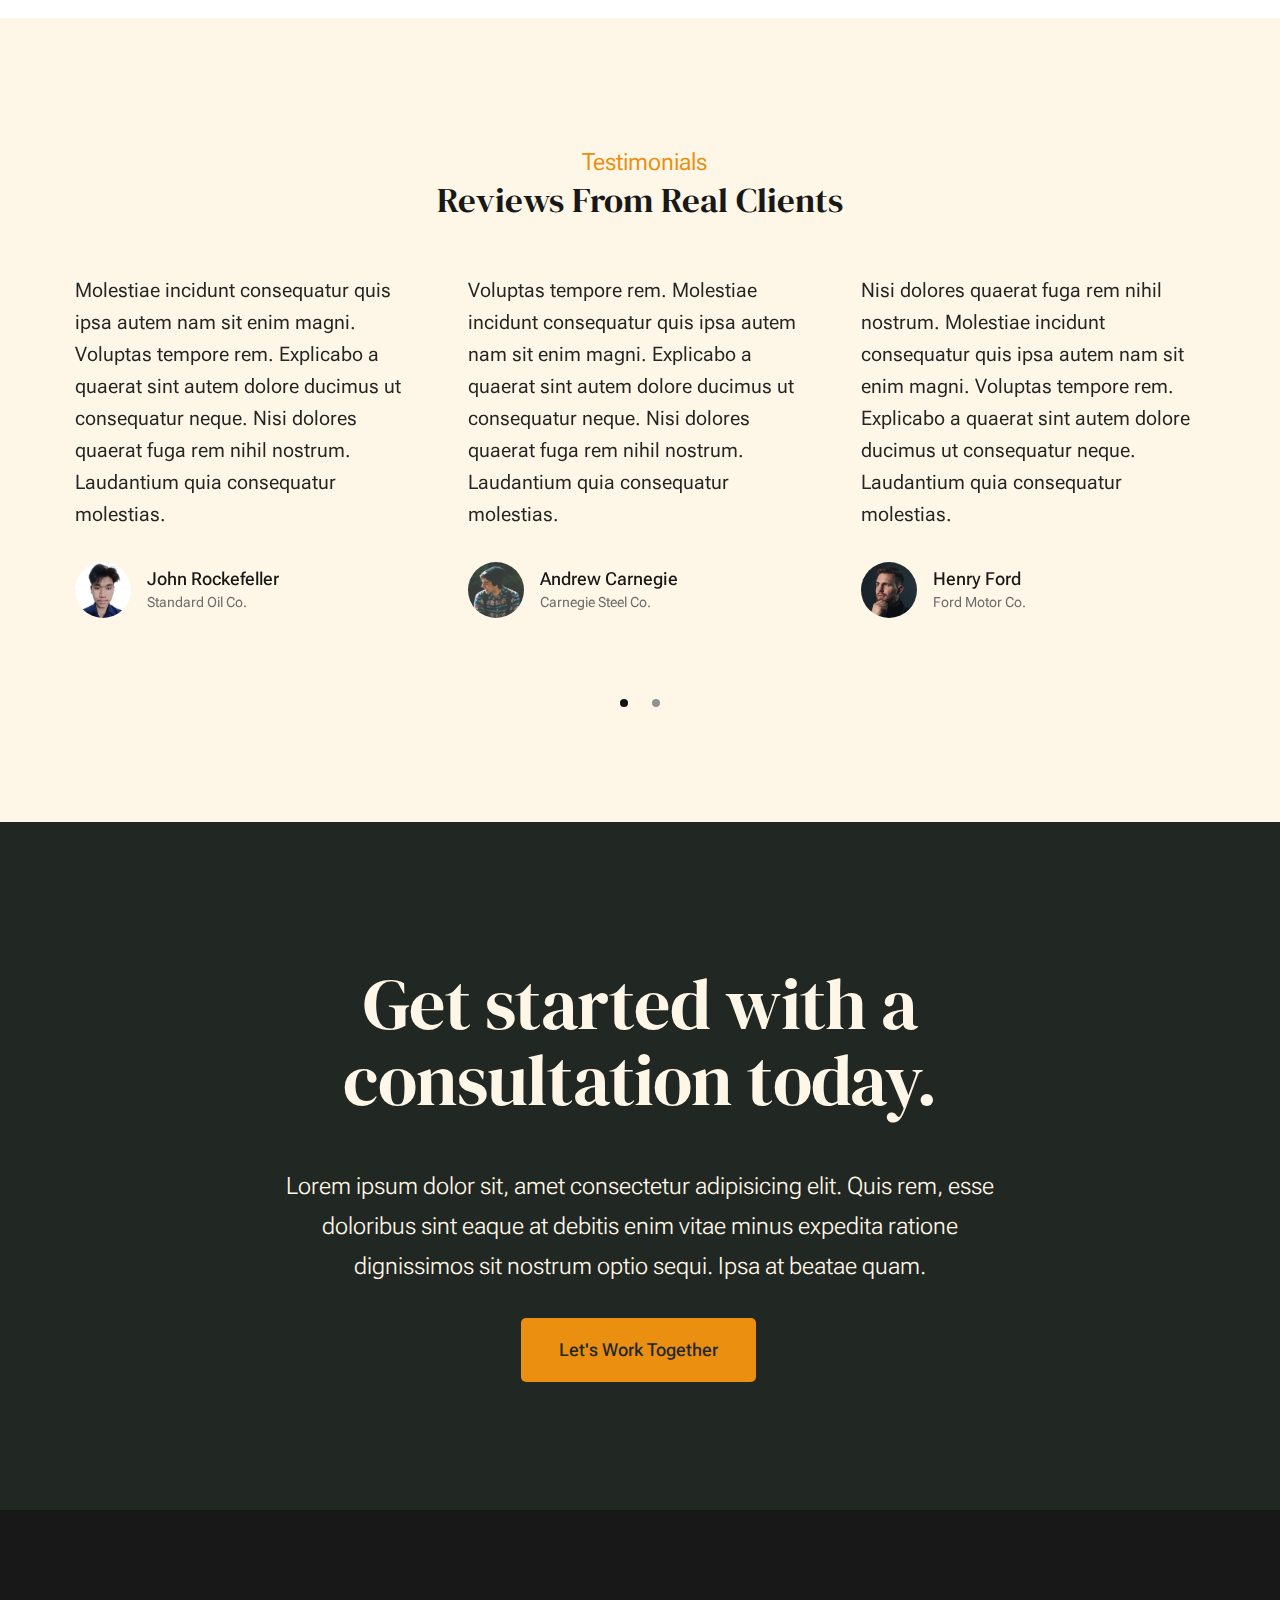
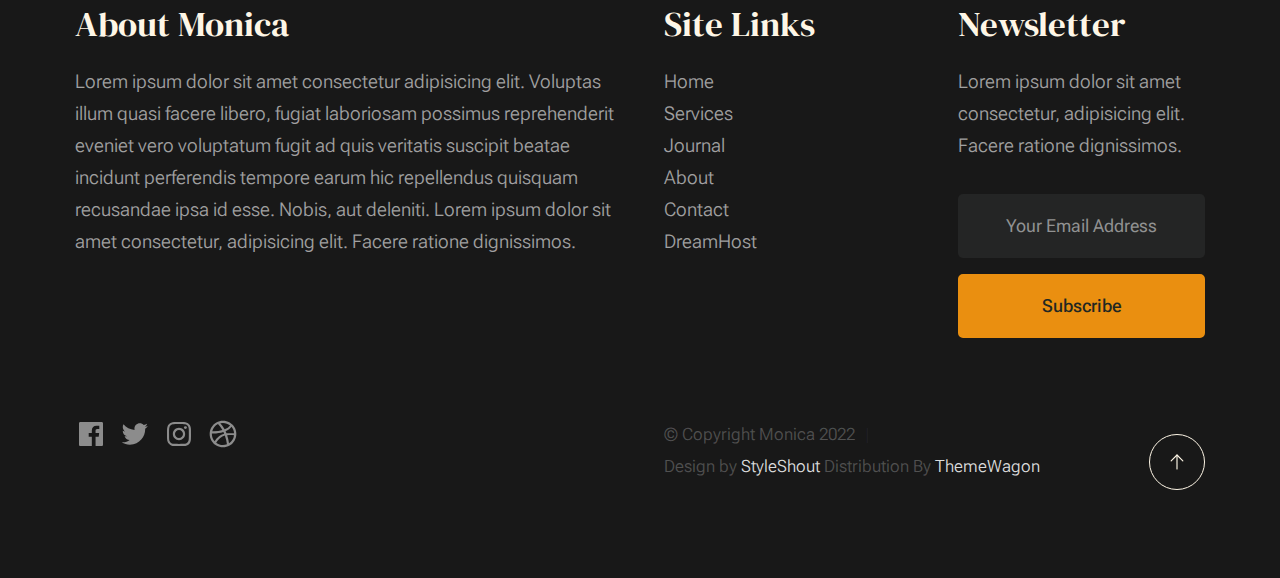
<file: generic.html>
<!DOCTYPE html>
<html lang="en" class="no-js" >
<head>

    <!--- basic page needs
    ================================================== -->
    <meta charset="utf-8">
    <meta name="viewport" content="width=device-width, initial-scale=1">
    <title>Generic - Monica</title>

    <script>
        document.documentElement.classList.remove('no-js');
        document.documentElement.classList.add('js');
    </script>

    <!-- CSS
    ================================================== -->
    <link rel="stylesheet" href="css/vendor.css">
    <link rel="stylesheet" href="css/styles.css">

    <!-- favicons
    ================================================== -->
    <link rel="apple-touch-icon" sizes="180x180" href="apple-touch-icon.png">
    <link rel="icon" type="image/png" sizes="32x32" href="favicon-32x32.png">
    <link rel="icon" type="image/png" sizes="16x16" href="favicon-16x16.png">
    <link rel="manifest" href="site.webmanifest">

</head>


<body id="top">


    <!-- preloader
    ================================================== -->
    <div id="preloader">
        <div id="loader" class="dots-fade">
            <div></div>
            <div></div>
            <div></div>
        </div>
    </div>


    <!-- page wrap
    ================================================== -->
    <div id="page" class="s-pagewrap">


        <!-- # site header 
        ================================================== -->
        <header class="s-header">

            <div class="row s-header__inner width-sixteen-col">

                <div class="s-header__block">
                    <div class="s-header__logo">
                        <a class="logo" href="index.html">
                            <img src="images/logo.svg" alt="Homepage">
                        </a>
                    </div>

                    <a class="s-header__menu-toggle" href="#0"><span>Menu</span></a>
                </div> <!-- end s-header__block -->

                <nav class="s-header__nav">
    
                    <ul class="s-header__menu-links">
                        <li><a href="about.html">About</a></li>
                        <li><a href="services.html">Services</a></li>
                        <li><a href="blog.html">Journal</a></li>
                        <li><a href="contact.html">Contact</a></li>
                    </ul> <!-- s-header__menu-links -->

                    <div class="s-header__contact">
                        <a href="contact.html" class="btn btn--primary s-header__contact-btn">Let's Work Together</a>                        
                    </div> <!-- s-header__contact -->
    
                </nav> <!-- end s-header__nav -->

            </div> <!-- end s-header__inner -->

        </header> <!-- end s-header -->


        <!-- # site main content
        ================================================== -->
        <section id="content" class="s-content">

               <section class="s-pageheader pageheader">
                    <div class="row">
                        <div class="column xl-12">
                            <h1 class="page-title">
                               A Simple Generic Page
                            </h1>
                            
                        </div>
                    </div>
               </section> <!-- end pageheader --> 

               <section class="s-pagecontent pagecontent">

                    <div class="row pageintro">
                        <div class="column xl-6 lg-12">
                            <h2 class="text-display-title">A short phrase about whatever you want to say</h2>
                        </div>
                        <div class="column xl-6 lg-12 u-flexitem-x-right">
                            <p class="lead">
                            Lorem ipsum dolor sit amet consectetur, adipisicing elit. Alias eos quas blanditiis, quos sint nostrum fugit aperiam 
                            inventore optio itaque molestias corporis, ipsa tenetur eligendi nihil iste porro, natus culpa consequuntur? Maxime, 
                            corporis tempore. Sed tenetur veritatis velit recusandae eum, molestiae voluptate ducimus laudantium esse illo. 
                            </p>
                        </div>                       
                    </div> <!-- end pageintro -->   
                    
                    <div class="row pagemedia">
                        <d class="column xl-12">
                            <figure class="page-media">                                
                                <img src="images/sample-1200.jpg" 
                                     srcset="images/sample-2400.jpg 2400w, 
                                             images/sample-1200.jpg 1200w, 
                                             images/sample-600.jpg 600w" sizes="(max-width: 2400px) 100vw, 2400px" alt="">
                            </figure>
                        </d>
                    </div> <!-- end pagemedia -->

                    <div class="row width-narrower pagemain">
                        <div class="column xl-12"> 

                            <h2>Nostrum In Facilis</h2>
                            <p>
                            Eaque temporibus culpa perferendis expedita assumenda mollitia magnam. Lorem ipsum dolor sit amet consectetur adipisicing elit
                            facilis voluptates voluptatum animi numquam quas ea praesentium quaerat maxime sunt odit inventore itaque est et autem sequi nulla. 
                            Distinctio obcaecati nesciunt asperiores dolorum tenetur voluptates, nemo alias doloremque. Quos cumque ipsum laudantium odio vero 
                            aut odit nostrum aliquam? Nostrum in facilis, minus fuga quasi voluptas explicabo possimus incidunt, expedita tempora eius rem nobis sequi. 
                            Doloribus esse sint suscipit quam nisi blanditiis voluptate explicabo.
                            </p>

                            <h2>Eaque Temporibus Tulpa</h2>

                            <p>
                            Quibusdam quis autem voluptatibus earum vel ex error ea magni. Rerum quam quos. Aut asperiores sit mollitia. Rem neque et voluptatem 
                            eos quia sed eligendi et. Eaque velit eligendi ut magnam. Cumque ducimus laborum doloribus facere maxime vel earum quidem enim suscipit. 
                            Numquam, corporis accusamus commodi saepe nostrum nesciunt nisi rem necessitatibus unde laboriosam molestias, quam ipsa voluptatum sed 
                            ex cumque facilis assumenda maiores tempore reiciendis enim accusantium.
                            </p>

                            <h2>Blanditiis Voluptate Explicabo</h2>
                            <p>
                            Lorem ipsum dolor sit amet consectetur adipisicing elit. Eaque temporibus culpa perferendis expedita assumenda mollitia magnam, 
                            facilis voluptates voluptatum animi numquam quas ea praesentium quaerat maxime sunt odit inventore itaque est et autem sequi nulla. 
                            Distinctio obcaecati nesciunt asperiores dolorum tenetur voluptates, nemo alias doloremque. Quos cumque ipsum laudantium odio vero aut 
                            odit nostrum aliquam? Nostrum in facilis, minus fuga quasi voluptas explicabo possimus incidunt, expedita tempora eius rem nobis sequi. 
                            Doloribus esse sint suscipit quam nisi blanditiis voluptate explicabo.
                            </p>

                            <p>
                            Quibusdam quis autem voluptatibus earum vel ex error ea magni. Rerum quam quos. Aut asperiores sit mollitia. Rem neque et voluptatem 
                            eos quia sed eligendi et. Eaque velit eligendi ut magnam. Cumque ducimus laborum doloribus facere maxime vel earum quidem enim suscipit. 
                            Numquam, corporis accusamus commodi saepe nostrum nesciunt nisi rem necessitatibus unde laboriosam molestias, quam ipsa voluptatum sed 
                            ex cumque facilis assumenda maiores tempore reiciendis enim accusantium?
                            </p>                   

                            <h2>Et Assumenda Debitis Aut Quidem</h2>
                            <p>
                            Lorem ipsum dolor sit amet consectetur adipisicing elit. Et assumenda debitis aut quidem ad voluptates quibusdam soluta temporibus, 
                            eveniet nobis tempore sunt, provident sapiente accusamus dignissimos voluptatum fugiat nulla dicta nihil molestiae aspernatur error in. 
                            Ut quo porro voluptatum delectus asperiores culpa non cum facere minima nesciunt assumenda, praesentium reprehenderit accusamus, quam 
                            repellat nobis nemo? Ut magnam unde culpa pariatur possimus sunt fugiat ea maxime praesentium eaque quo odio sed eligendi harum dolor, 
                            repellendus reprehenderit facere nihil quam. Saepe, magni.
                            </p>

                        </div> <!-- end grid-block-->
                    </div> <!-- end pagemain -->

               </section> <!-- pagecontent -->

               <section class="s-testimonials">

                    <div class="s-testimonials__header row row-x-center text-center">
                        <div class="column xl-8 lg-12">
        
                            <p class="text-pretitle">
                            Testimonials
                            </p>
                            <h3>
                            Reviews From Real Clients
                            </h3>                        
        
                        </div>
                    </div> <!--end s-testimonials__header -->

                    <div class="row s-testimonials__content">
                        <div class="column xl-12 testimonials">

                            <div class="swiper-container testimonials__slider page-slider">

                                <div class="swiper-wrapper">
                                    <div class="testimonials__slide swiper-slide">
                                        <p>
                                        Molestiae incidunt consequatur quis ipsa autem nam sit enim magni. Voluptas tempore rem. 
                                        Explicabo a quaerat sint autem dolore ducimus ut consequatur neque. Nisi dolores quaerat fuga rem nihil nostrum.
                                        Laudantium quia consequatur molestias.
                                        </p>
                                        <div class="testimonials__author">
                                            <img src="images/avatars/user-01.jpg" alt="Author image" class="testimonials__avatar">
                                            <cite class="testimonials__cite">
                                                <strong>John Rockefeller</strong>
                                                <span>Standard Oil Co.</span>
                                            </cite>
                                        </div>
                                    </div>
                                    <div class="testimonials__slide swiper-slide">
                                        <p>
                                        Voluptas tempore rem. Molestiae incidunt consequatur quis ipsa autem nam sit enim magni. 
                                        Explicabo a quaerat sint autem dolore ducimus ut consequatur neque. Nisi dolores quaerat fuga rem nihil nostrum.
                                        Laudantium quia consequatur molestias.
                                        </p>
                                        <div class="testimonials__author">
                                            <img src="images/avatars/user-04.jpg" alt="Author image" class="testimonials__avatar">
                                            <cite class="testimonials__cite">
                                                <strong>Andrew Carnegie</strong>
                                                <span>Carnegie Steel Co.</span>
                                            </cite>
                                        </div>
                                    </div>
                                    <div class="testimonials__slide swiper-slide">
                                        <p>
                                        Nisi dolores quaerat fuga rem nihil nostrum. Molestiae incidunt consequatur quis ipsa autem nam sit enim magni. 
                                        Voluptas tempore rem. Explicabo a quaerat sint autem dolore ducimus ut consequatur neque. 
                                        Laudantium quia consequatur molestias.
                                        </p>
                                        <div class="testimonials__author">
                                            <img src="images/avatars/user-06.jpg" alt="Author image" class="testimonials__avatar">
                                            <cite class="testimonials__cite">
                                                <strong>Henry Ford</strong>
                                                <span>Ford Motor Co.</span>
                                            </cite>
                                        </div>
                                    </div>
                                    <div class="testimonials__slide swiper-slide">
                                        <p>
                                        Molestiae incidunt consequatur quis ipsa autem nam sit enim magni. Voluptas tempore rem. 
                                        Explicabo a quaerat sint autem dolore ducimus ut consequatur neque. Nisi dolores quaerat fuga rem nihil nostrum.
                                        Laudantium quia consequatur molestias.
                                        </p>
                                        <div class="testimonials__author">
                                            <img src="images/avatars/user-02.jpg" alt="Author image" class="testimonials__avatar">
                                            <cite class="testimonials__cite">
                                                <strong>John Morgan</strong>
                                                <span>JP Morgan & Co.</span>
                                            </cite>
                                        </div>
                                    </div> 
                                </div> <!-- end swiper-wrapper --> 

                                <div class="swiper-pagination"></div>

                            </div> <!--end testimonials__slider --> 

                        </div> <!-- testimonials -->
                    </div> <!--end s-testimonials__content -->

               </section> <!-- end s-testimonials -->

        </section> <!-- s-content-->

        <!-- # cta
        ================================================== -->
        <section id="cta" class="s-cta">

            <div class="row row-x-center text-center">
                <div class="column xl-8 lg-12">

                    <div class="s-cta__content">
                        <h2 class="text-display-title">
                        Get started with a consultation today.
                        </h2>
                        <p class="lead">
                        Lorem ipsum dolor sit, amet consectetur adipisicing elit. Quis rem, esse doloribus sint eaque at debitis enim vitae minus expedita ratione dignissimos sit nostrum optio sequi. Ipsa at beatae quam.
                        </p>
                        <a href="contact.html" class="btn btn--primary">Let's Work Together</a>
                    </div>

                </div>
            </div>

        </section> <!-- end s-cta -->


        <!-- # footer 
        ================================================== -->
        <footer class="s-footer">
            <div class="row s-footer__content">
                <div class="column xl-6 lg-6 md-12 s-footer__block s-footer__about">                    
                    <h3>About Monica</h3>
                    <p>
                    Lorem ipsum dolor sit amet consectetur adipisicing elit. Voluptas illum quasi facere libero, 
                    fugiat laboriosam possimus reprehenderit eveniet vero voluptatum fugit ad quis veritatis suscipit beatae 
                    incidunt perferendis tempore earum hic repellendus quisquam recusandae ipsa id esse. Nobis, aut deleniti.
                    Lorem ipsum dolor sit amet consectetur, adipisicing elit. Facere ratione dignissimos.
                    </p>               
                </div>                
                <div class="column xl-3 lg-6 md-12 s-footer__block s-footer__site-links">
                    <h3>Site Links</h3>
                    <ul class="link-list">
                        <li><a href="index.html">Home</a></li>
                        <li><a href="services.html">Services</a></li>
                        <li><a href="blog.html">Journal</a></li>
                        <li><a href="about.html">About</a></li>
                        <li><a href="contact.html">Contact</a></li>
                        <li><a href="https://www.dreamhost.com/r.cgi?287326">DreamHost</a></li>
                    </ul>
                </div>
                <div class="column xl-3 lg-6 md-12 tab-12 s-footer__block s-footer__newsletter">
                    <h3>Newsletter</h3>

                    <p>
                    Lorem ipsum dolor sit amet consectetur, adipisicing elit. Facere ratione dignissimos.
                    </p>

                    <div class="subscribe-form">
                        <form id="mc-form" class="mc-form">
                            <input type="email" name="EMAIL" id="mce-EMAIL" class="u-fullwidth text-center" placeholder="Your Email Address" title="The domain portion of the email address is invalid (the portion after the @)." pattern="^([^\x00-\x20\x22\x28\x29\x2c\x2e\x3a-\x3c\x3e\x40\x5b-\x5d\x7f-\xff]+|\x22([^\x0d\x22\x5c\x80-\xff]|\x5c[\x00-\x7f])*\x22)(\x2e([^\x00-\x20\x22\x28\x29\x2c\x2e\x3a-\x3c\x3e\x40\x5b-\x5d\x7f-\xff]+|\x22([^\x0d\x22\x5c\x80-\xff]|\x5c[\x00-\x7f])*\x22))*\x40([^\x00-\x20\x22\x28\x29\x2c\x2e\x3a-\x3c\x3e\x40\x5b-\x5d\x7f-\xff]+|\x5b([^\x0d\x5b-\x5d\x80-\xff]|\x5c[\x00-\x7f])*\x5d)(\x2e([^\x00-\x20\x22\x28\x29\x2c\x2e\x3a-\x3c\x3e\x40\x5b-\x5d\x7f-\xff]+|\x5b([^\x0d\x5b-\x5d\x80-\xff]|\x5c[\x00-\x7f])*\x5d))*(\.\w{2,})+$" required>
                            <input type="submit" name="subscribe" value="Subscribe" class="btn btn--primary btn--small u-fullwidth">
                            <!-- <div style="position: absolute; left: -5000px;" aria-hidden="true"><input type="text" name="b_cdb7b577e41181934ed6a6a44_9a91cfe7b3" tabindex="-1" value=""></div> -->
                            <div class="mc-status"></div>
                        </form>
                    </div>
                </div>
            </div>    
            
            <div class="row s-footer__bottom">
                <div class="column xl-6 lg-12">
                    <ul class="s-footer__social social-list">
                        <li>
                            <a href="#0">
                                <svg xmlns="http://www.w3.org/2000/svg" width="24" height="24" viewBox="0 0 24 24" style="fill:rgba(0, 0, 0, 1);transform:;-ms-filter:"><path d="M20,3H4C3.447,3,3,3.448,3,4v16c0,0.552,0.447,1,1,1h8.615v-6.96h-2.338v-2.725h2.338v-2c0-2.325,1.42-3.592,3.5-3.592 c0.699-0.002,1.399,0.034,2.095,0.107v2.42h-1.435c-1.128,0-1.348,0.538-1.348,1.325v1.735h2.697l-0.35,2.725h-2.348V21H20 c0.553,0,1-0.448,1-1V4C21,3.448,20.553,3,20,3z"></path></svg>
                                <span class="u-screen-reader-text">Facebook</span>
                            </a>
                        </li>
                        <li>
                            <a href="#0">
                                <svg xmlns="http://www.w3.org/2000/svg" width="24" height="24" viewBox="0 0 24 24" style="fill:rgba(0, 0, 0, 1);transform:;-ms-filter:"><path d="M19.633,7.997c0.013,0.175,0.013,0.349,0.013,0.523c0,5.325-4.053,11.461-11.46,11.461c-2.282,0-4.402-0.661-6.186-1.809 c0.324,0.037,0.636,0.05,0.973,0.05c1.883,0,3.616-0.636,5.001-1.721c-1.771-0.037-3.255-1.197-3.767-2.793 c0.249,0.037,0.499,0.062,0.761,0.062c0.361,0,0.724-0.05,1.061-0.137c-1.847-0.374-3.23-1.995-3.23-3.953v-0.05 c0.537,0.299,1.16,0.486,1.82,0.511C3.534,9.419,2.823,8.184,2.823,6.787c0-0.748,0.199-1.434,0.548-2.032 c1.983,2.443,4.964,4.04,8.306,4.215c-0.062-0.3-0.1-0.611-0.1-0.923c0-2.22,1.796-4.028,4.028-4.028 c1.16,0,2.207,0.486,2.943,1.272c0.91-0.175,1.782-0.512,2.556-0.973c-0.299,0.935-0.936,1.721-1.771,2.22 c0.811-0.088,1.597-0.312,2.319-0.624C21.104,6.712,20.419,7.423,19.633,7.997z"></path></svg>
                                <span class="u-screen-reader-text">Twitter</span>
                            </a>
                        </li>
                        <li>
                            <a href="#0">
                                <svg xmlns="http://www.w3.org/2000/svg" width="24" height="24" viewBox="0 0 24 24" style="fill:rgba(0, 0, 0, 1);transform:;-ms-filter:"><path d="M11.999,7.377c-2.554,0-4.623,2.07-4.623,4.623c0,2.554,2.069,4.624,4.623,4.624c2.552,0,4.623-2.07,4.623-4.624 C16.622,9.447,14.551,7.377,11.999,7.377L11.999,7.377z M11.999,15.004c-1.659,0-3.004-1.345-3.004-3.003 c0-1.659,1.345-3.003,3.004-3.003s3.002,1.344,3.002,3.003C15.001,13.659,13.658,15.004,11.999,15.004L11.999,15.004z"></path><circle cx="16.806" cy="7.207" r="1.078"></circle><path d="M20.533,6.111c-0.469-1.209-1.424-2.165-2.633-2.632c-0.699-0.263-1.438-0.404-2.186-0.42 c-0.963-0.042-1.268-0.054-3.71-0.054s-2.755,0-3.71,0.054C7.548,3.074,6.809,3.215,6.11,3.479C4.9,3.946,3.945,4.902,3.477,6.111 c-0.263,0.7-0.404,1.438-0.419,2.186c-0.043,0.962-0.056,1.267-0.056,3.71c0,2.442,0,2.753,0.056,3.71 c0.015,0.748,0.156,1.486,0.419,2.187c0.469,1.208,1.424,2.164,2.634,2.632c0.696,0.272,1.435,0.426,2.185,0.45 c0.963,0.042,1.268,0.055,3.71,0.055s2.755,0,3.71-0.055c0.747-0.015,1.486-0.157,2.186-0.419c1.209-0.469,2.164-1.424,2.633-2.633 c0.263-0.7,0.404-1.438,0.419-2.186c0.043-0.962,0.056-1.267,0.056-3.71s0-2.753-0.056-3.71C20.941,7.57,20.801,6.819,20.533,6.111z M19.315,15.643c-0.007,0.576-0.111,1.147-0.311,1.688c-0.305,0.787-0.926,1.409-1.712,1.711c-0.535,0.199-1.099,0.303-1.67,0.311 c-0.95,0.044-1.218,0.055-3.654,0.055c-2.438,0-2.687,0-3.655-0.055c-0.569-0.007-1.135-0.112-1.669-0.311 c-0.789-0.301-1.414-0.923-1.719-1.711c-0.196-0.534-0.302-1.099-0.311-1.669c-0.043-0.95-0.053-1.218-0.053-3.654 c0-2.437,0-2.686,0.053-3.655c0.007-0.576,0.111-1.146,0.311-1.687c0.305-0.789,0.93-1.41,1.719-1.712 c0.534-0.198,1.1-0.303,1.669-0.311c0.951-0.043,1.218-0.055,3.655-0.055c2.437,0,2.687,0,3.654,0.055 c0.571,0.007,1.135,0.112,1.67,0.311c0.786,0.303,1.407,0.925,1.712,1.712c0.196,0.534,0.302,1.099,0.311,1.669 c0.043,0.951,0.054,1.218,0.054,3.655c0,2.436,0,2.698-0.043,3.654H19.315z"></path></svg>
                                <span class="u-screen-reader-text">Instagram</span>
                            </a>
                        </li>
                        <li>
                            <a href="#0">
                                <svg xmlns="http://www.w3.org/2000/svg" width="24" height="24" viewBox="0 0 24 24" style="fill: rgba(0, 0, 0, 1);transform: ;msFilter:;"><path d="M20.66 6.98a9.932 9.932 0 0 0-3.641-3.64C15.486 2.447 13.813 2 12 2s-3.486.447-5.02 1.34c-1.533.893-2.747 2.107-3.64 3.64S2 10.187 2 12s.446 3.487 1.34 5.02a9.924 9.924 0 0 0 3.641 3.64C8.514 21.553 10.187 22 12 22s3.486-.447 5.02-1.34a9.932 9.932 0 0 0 3.641-3.64C21.554 15.487 22 13.813 22 12s-.446-3.487-1.34-5.02zM12 3.66c2 0 3.772.64 5.32 1.919-.92 1.174-2.286 2.14-4.1 2.9-1.002-1.813-2.088-3.327-3.261-4.54A7.715 7.715 0 0 1 12 3.66zM5.51 6.8a8.116 8.116 0 0 1 2.711-2.22c1.212 1.201 2.325 2.7 3.34 4.5-2 .6-4.114.9-6.341.9-.573 0-1.006-.013-1.3-.04A8.549 8.549 0 0 1 5.51 6.8zM3.66 12c0-.054.003-.12.01-.2.007-.08.01-.146.01-.2.254.014.641.02 1.161.02 2.666 0 5.146-.367 7.439-1.1.187.373.381.793.58 1.26-1.32.293-2.674 1.006-4.061 2.14S6.4 16.247 5.76 17.5c-1.4-1.587-2.1-3.42-2.1-5.5zM12 20.34c-1.894 0-3.594-.587-5.101-1.759.601-1.187 1.524-2.322 2.771-3.401 1.246-1.08 2.483-1.753 3.71-2.02a29.441 29.441 0 0 1 1.56 6.62 8.166 8.166 0 0 1-2.94.56zm7.08-3.96a8.351 8.351 0 0 1-2.58 2.621c-.24-2.08-.7-4.107-1.379-6.081.932-.066 1.765-.1 2.5-.1.799 0 1.686.034 2.659.1a8.098 8.098 0 0 1-1.2 3.46zm-1.24-5c-1.16 0-2.233.047-3.22.14a27.053 27.053 0 0 0-.68-1.62c2.066-.906 3.532-2.006 4.399-3.3 1.2 1.414 1.854 3.027 1.96 4.84-.812-.04-1.632-.06-2.459-.06z"></path></svg>
                                <span class="u-screen-reader-text">Dribbble</span>
                            </a>
                        </li>
                    </ul> <!-- end s-footer__social -->
                </div>
                <div class="column xl-6 lg-12">
                    <p class="ss-copyright">
                        <span>© Copyright Monica 2022</span> 
                        <span>Design by <a href="https://www.styleshout.com/">StyleShout</a> Distribution By <a href="https://themewagon.com">ThemeWagon</a></span>
                    </p>
                </div>

                <div class="ss-go-top">
                    <a class="smoothscroll" title="Back to Top" href="#top">
                        <svg xmlns="http://www.w3.org/2000/svg" viewBox="0 0 24 24" width="36" height="36" fill="none" stroke="#ffffff" stroke-width="1" stroke-linecap="round" stroke-linejoin="round">&lt;!--!  Atomicons Free 1.00 by @atisalab License - https://atomicons.com/license/ (Icons: CC BY 4.0) Copyright 2021 Atomicons --&gt;<polyline points="17 11 12 6 7 11"></polyline><line x1="12" y1="18" x2="12" y2="6"></line></svg>
                    </a>
                </div> <!-- end ss-go-top -->
            </div>
            
        </footer> <!-- end s-footer -->

    </div> <!-- end page-wrap -->

    <!-- Java Script
    ================================================== -->
    <script src="js/plugins.js"></script>
    <script src="js/main.js"></script>

</body>
</html>
</file>
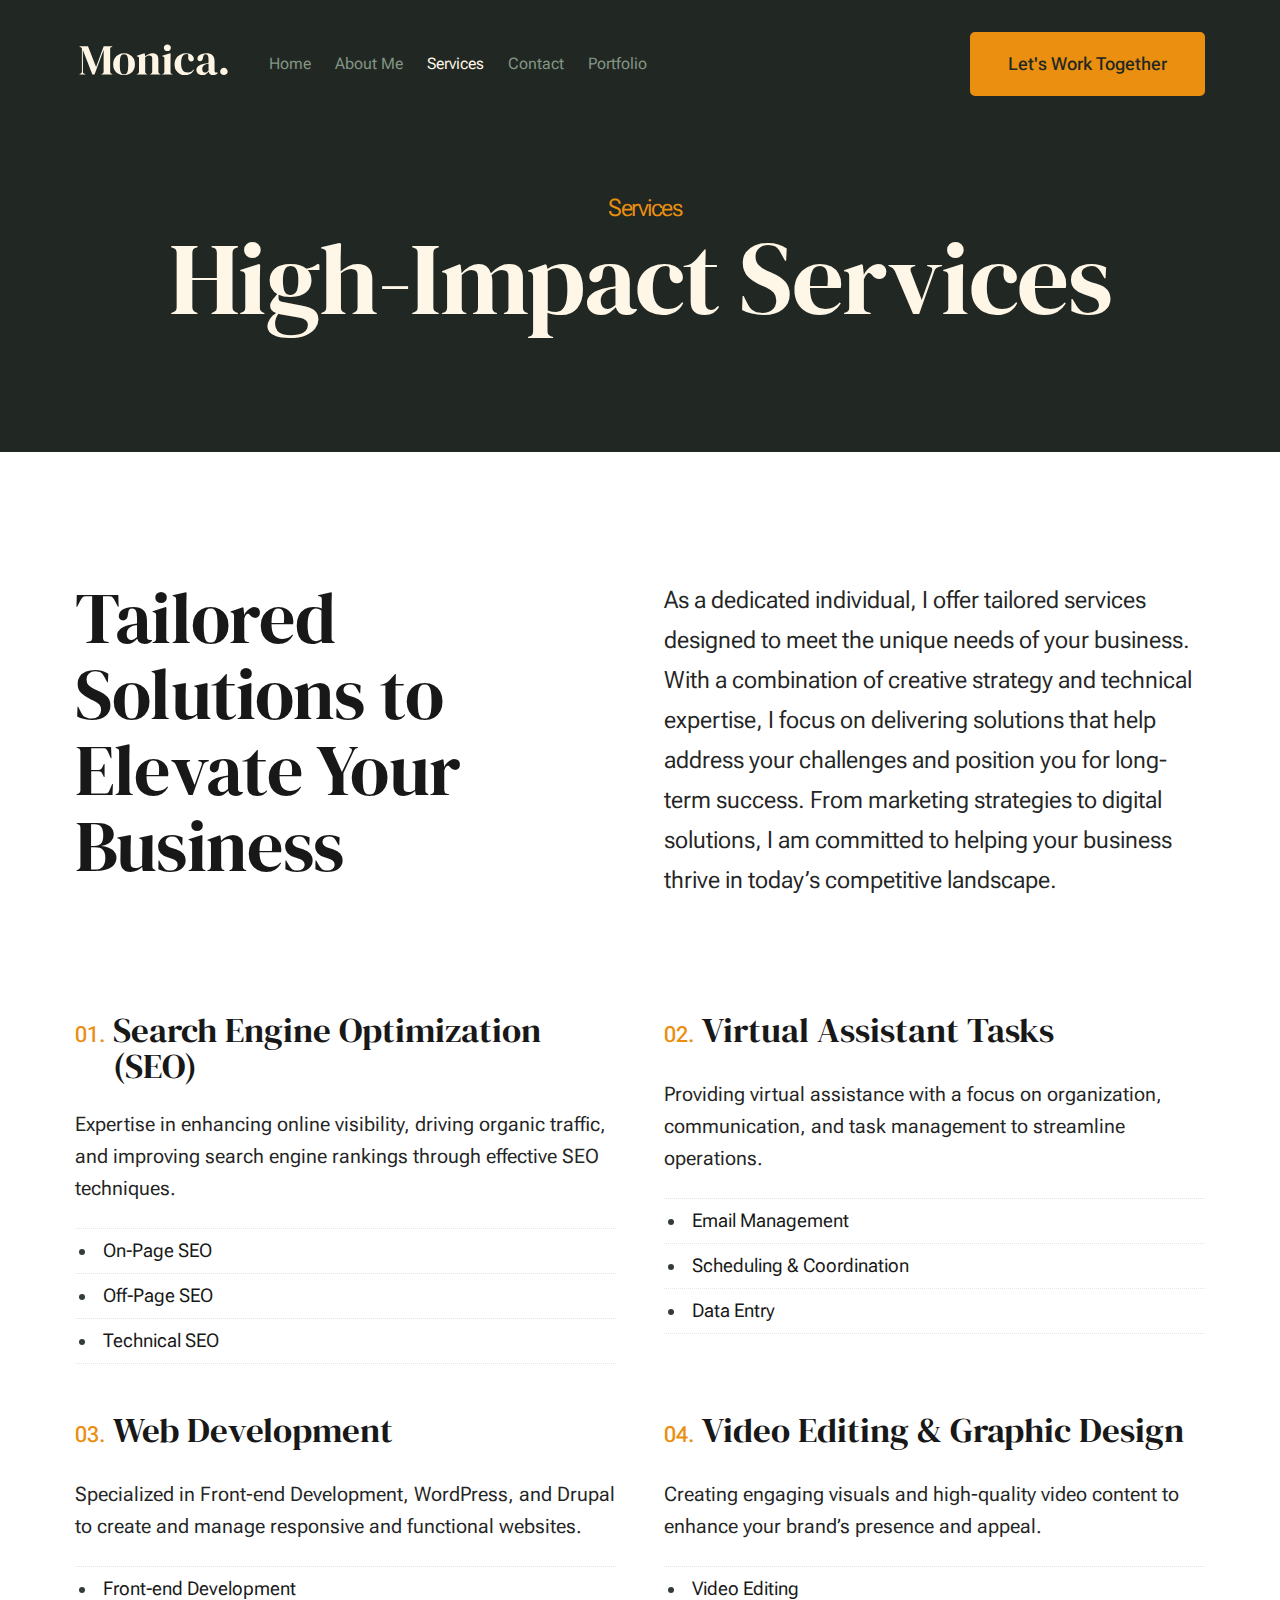
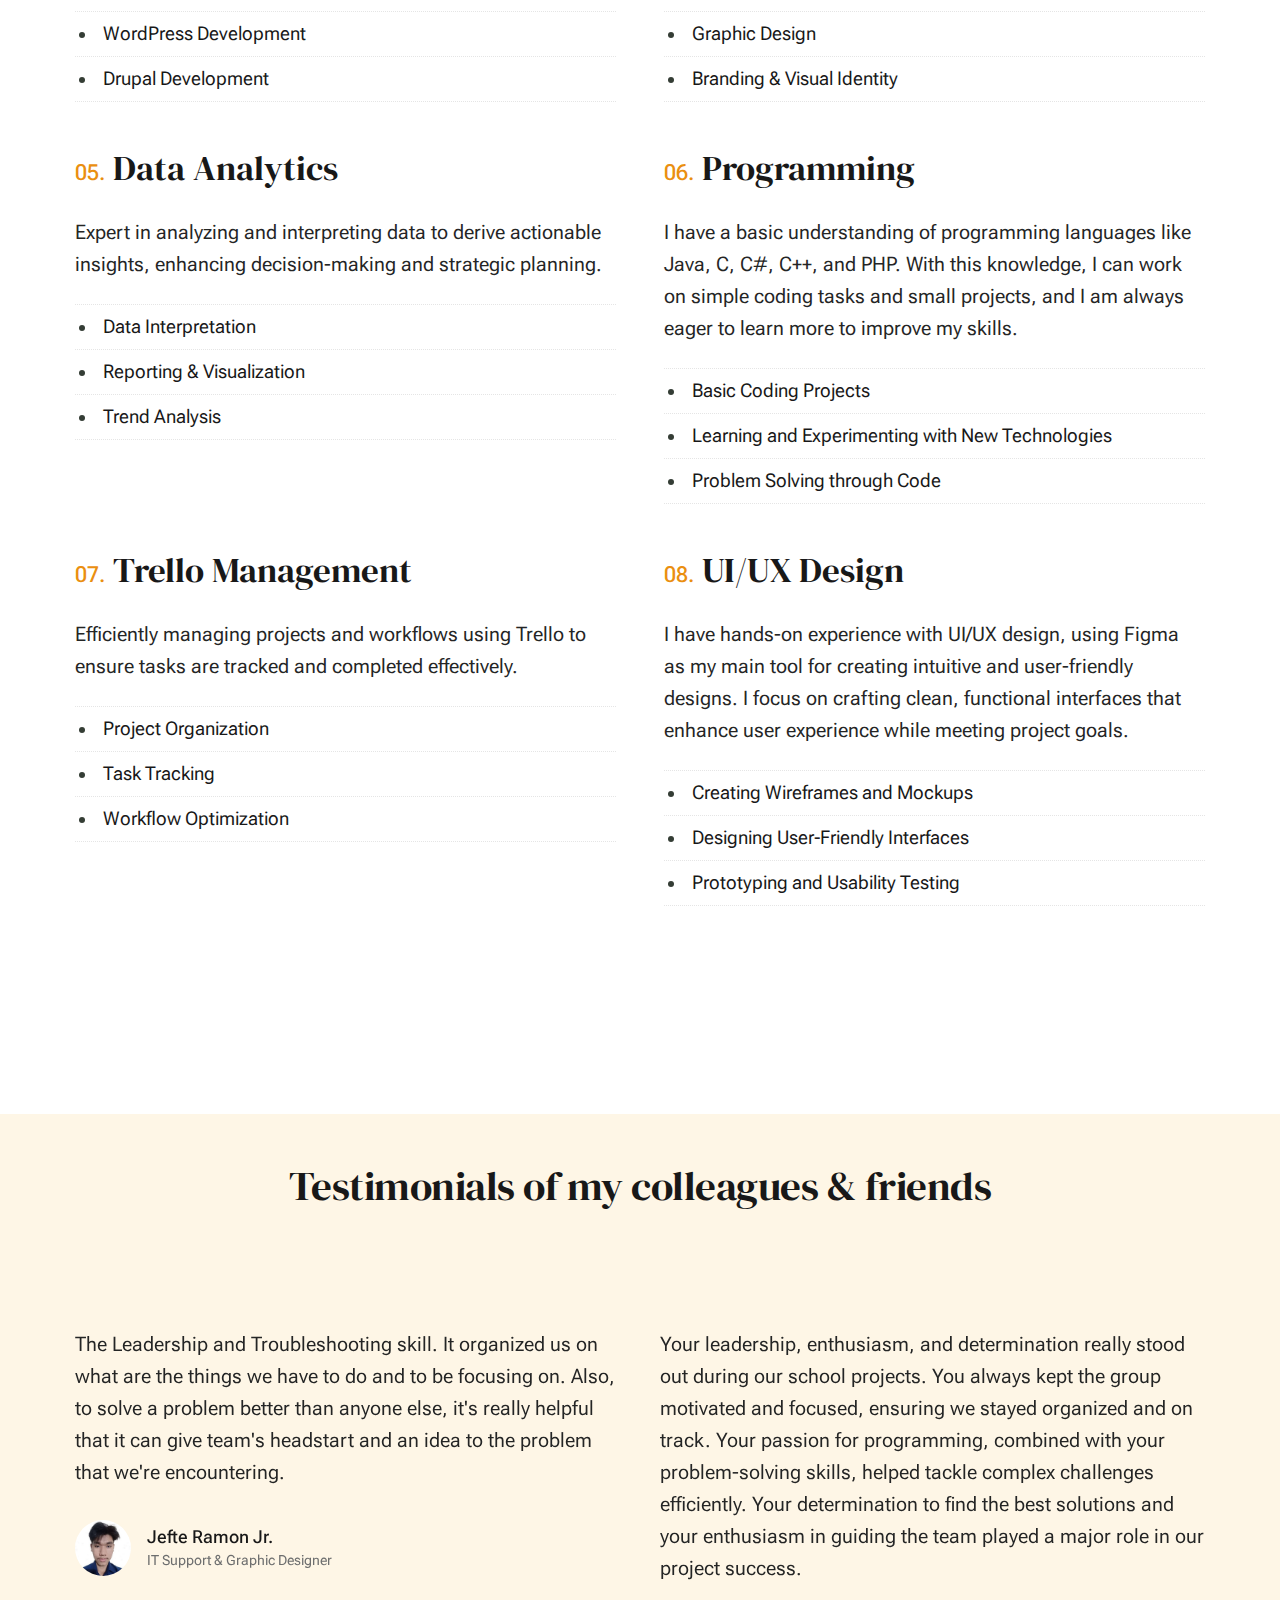
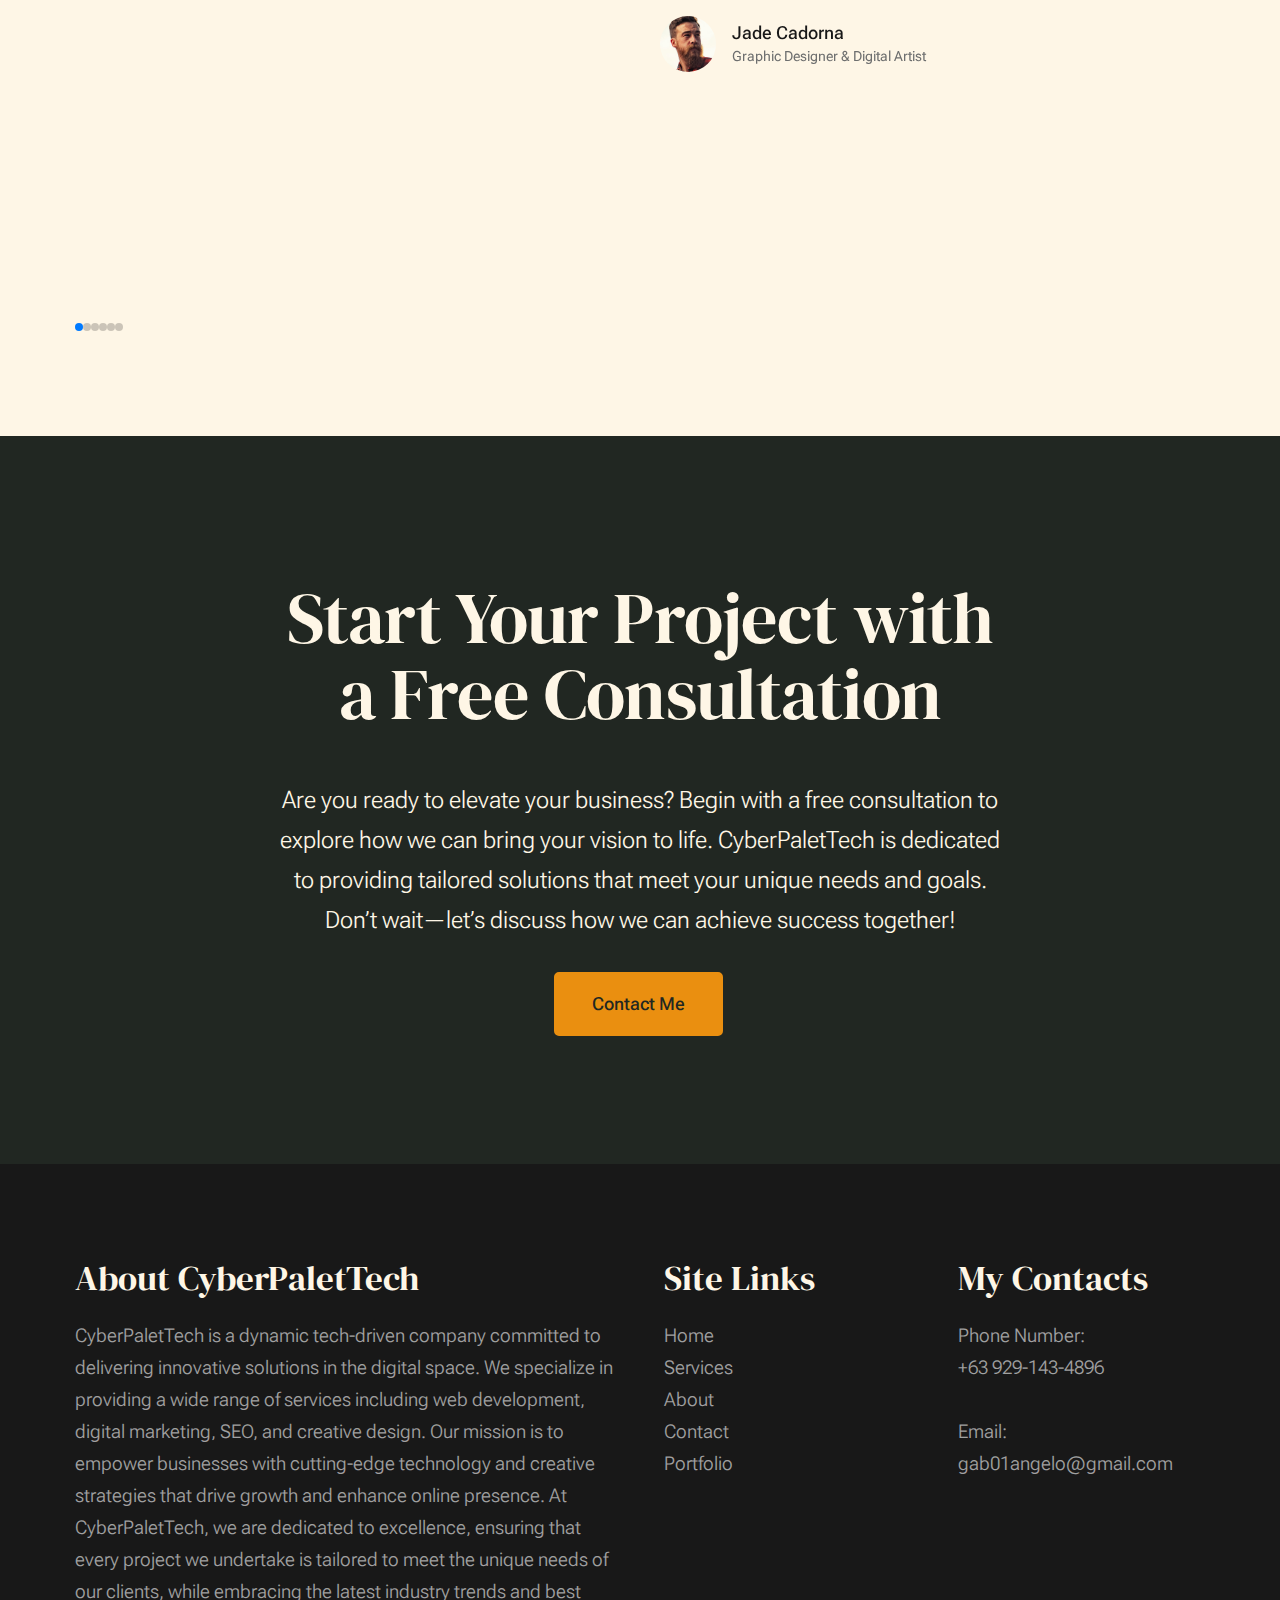
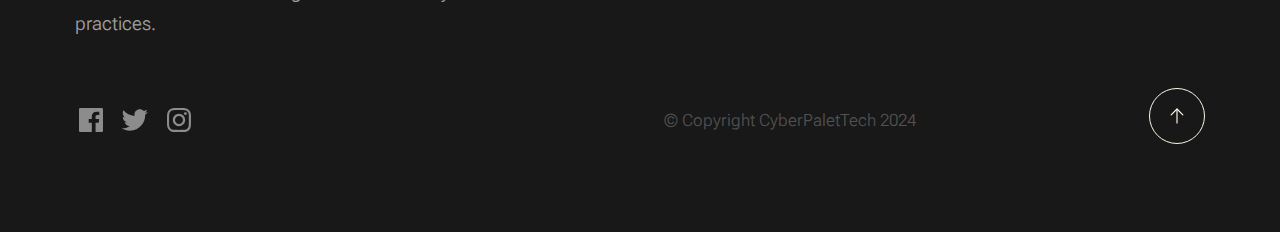
<file: services.html>
<!DOCTYPE html>
<html lang="en" class="no-js" >
<head>

    <!--- basic page needs
    ================================================== -->
    <meta charset="utf-8">
    <meta name="viewport" content="width=device-width, initial-scale=1">
    <title>Services - CyberPaletTech</title>

    <script>
        document.documentElement.classList.remove('no-js');
        document.documentElement.classList.add('js');
    </script>

    <!-- CSS
    ================================================== -->
    <link rel="stylesheet" href="css/vendor.css">
    <link rel="stylesheet" href="css/styles.css">

    <!-- favicons
    ================================================== -->
    <link rel="apple-touch-icon" sizes="180x180" href="apple-touch-icon.png">
    <link rel="icon" type="image/png" sizes="32x32" href="favicon-32x32.png">
    <link rel="icon" type="image/png" sizes="16x16" href="favicon-16x16.png">
    <link rel="manifest" href="site.webmanifest">

</head>


<body id="top">


    <!-- preloader
    ================================================== -->
    <div id="preloader">
        <div id="loader" class="dots-fade">
            <div></div>
            <div></div>
            <div></div>
        </div>
    </div>


    <!-- page wrap
    ================================================== -->
    <div id="page" class="s-pagewrap">

        <!-- # site header 
        ================================================== -->
        <header class="s-header">

            <div class="row s-header__inner width-sixteen-col">

                <div class="s-header__block">
                    <div class="s-header__logo">
                        <a class="logo" href="index.html">
                            <img src="images/logo.svg" alt="Homepage">
                        </a>
                    </div>

                    <a class="s-header__menu-toggle" href="#0"><span>Menu</span></a>
                </div> <!-- end s-header__block -->

                <nav class="s-header__nav">
    
                    <ul class="s-header__menu-links">
                        <li><a href="index.html">Home</a></li>                            
                        <li><a href="about.html">About Me</a></li>
                        <li class="current"><a href="services.html">Services</a></li>
                        <li><a href="contact.html">Contact</a></li>
                        <li><a href="https://gac-background.carrd.co/">Portfolio</a></li>    
                    </ul> <!-- s-header__menu-links -->

                    <div class="s-header__contact">
                        <a href="contact.html" class="btn btn--primary s-header__contact-btn">Let's Work Together</a>                        
                    </div> <!-- s-header__contact -->
    
                </nav> <!-- end s-header__nav -->

            </div> <!-- end s-header__inner -->

        </header> <!-- end s-header -->

<!-- # site main content
================================================== -->
<section id="content" class="s-content">

    <section class="s-pageheader pageheader">
        <div class="row">
            <div class="column xl-12">
                <h1 class="page-title">
                    <span class="page-title__small-type text-pretitle">Services</span>
                    High-Impact Services
                </h1>
            </div>
        </div>
    </section> <!-- pageheader -->  

    <section class="s-pagecontent pagecontent">

        <div class="row pageintro">
            <div class="column xl-6 lg-12">
                <h2 class="text-display-title">Tailored Solutions to Elevate Your Business</h2>
            </div>
            <div class="column xl-6 lg-12 u-flexitem-x-right">
                <p class="lead">
                    As a dedicated individual, I offer tailored services designed to meet the unique needs of your business. With a combination of creative strategy and technical expertise, I focus on delivering solutions that help address your challenges and position you for long-term success. From marketing strategies to digital solutions, I am committed to helping your business thrive in today’s competitive landscape.
                    </p>
            </div>                       
        </div>  <!-- pageintro -->       

        <div class="row">
            <div class="column xl-12 grid-block">             

                <div class="grid-full grid-list-items list-items show-ctr">

                    <div class="grid-list-items__item list-items__item">
                        <div class="list-items__item-header">
                            <h3 class="list-items__item-title">Search Engine Optimization (SEO)</h3>
                        </div>
                        <div class="list-items__item-text">
                            <p>
                            Expertise in enhancing online visibility, driving organic traffic, and improving search engine rankings through effective SEO techniques.
                            </p>

                            <ul class="list-services">
                                <li>On-Page SEO</li>
                                <li>Off-Page SEO</li>
                                <li>Technical SEO</li>
                            </ul>
                        </div>
                    </div> <!-- end list-items__item -->

                    <div class="grid-list-items__item list-items__item">
                        <div class="list-items__item-header">
                            <h3 class="list-items__item-title">Virtual Assistant Tasks</h3>
                        </div>
                        <div class="list-items__item-text">
                            <p>
                            Providing virtual assistance with a focus on organization, communication, and task management to streamline operations.
                            </p>

                            <ul class="list-services">
                                <li>Email Management</li>
                                <li>Scheduling & Coordination</li>
                                <li>Data Entry</li>
                            </ul>
                        </div>
                    </div> <!-- end list-items__item -->

                    <div class="grid-list-items__item list-items__item">
                        <div class="list-items__item-header">
                            <h3 class="list-items__item-title">Web Development</h3>
                        </div>
                        <div class="list-items__item-text">
                            <p>
                            Specialized in Front-end Development, WordPress, and Drupal to create and manage responsive and functional websites.
                            </p>

                            <ul class="list-services">
                                <li>Front-end Development</li>
                                <li>WordPress Development</li>
                                <li>Drupal Development</li>
                            </ul>
                        </div>
                    </div> <!-- end list-items__item -->

                    <div class="grid-list-items__item list-items__item">
                        <div class="list-items__item-header">
                            <h3 class="list-items__item-title">Video Editing & Graphic Design</h3>
                        </div>
                        <div class="list-items__item-text">
                            <p>
                            Creating engaging visuals and high-quality video content to enhance your brand’s presence and appeal.
                            </p>

                            <ul class="list-services">
                                <li>Video Editing</li>
                                <li>Graphic Design</li>
                                <li>Branding & Visual Identity</li>
                            </ul>
                        </div>
                    </div> <!-- end list-items__item -->

                    <div class="grid-list-items__item list-items__item">
                        <div class="list-items__item-header">
                            <h3 class="list-items__item-title">Data Analytics</h3>
                        </div>
                        <div class="list-items__item-text">
                            <p>
                            Expert in analyzing and interpreting data to derive actionable insights, enhancing decision-making and strategic planning.
                            </p>

                            <ul class="list-services">
                                <li>Data Interpretation</li>
                                <li>Reporting & Visualization</li>
                                <li>Trend Analysis</li>
                            </ul>
                        </div>
                    </div> <!-- end list-items__item -->

                    <div class="grid-list-items__item list-items__item">
                        <div class="list-items__item-header">
                            <h3 class="list-items__item-title">Programming</h3>
                        </div>
                        <div class="list-items__item-text">
                            <p>
                            I have a basic understanding of programming languages like Java, C, C#, C++, and PHP. With this knowledge, I can work on simple coding tasks and small projects, and I am always eager to learn more to improve my skills.
                            </p>
                        
                            <ul class="list-services">
                                <li>Basic Coding Projects</li>
                                <li>Learning and Experimenting with New Technologies</li>
                                <li>Problem Solving through Code</li>
                            </ul>
                        </div>                        
                    </div> <!-- end list-items__item -->

                    <div class="grid-list-items__item list-items__item">
                        <div class="list-items__item-header">
                            <h3 class="list-items__item-title">Trello Management</h3>
                        </div>
                        <div class="list-items__item-text">
                            <p>
                            Efficiently managing projects and workflows using Trello to ensure tasks are tracked and completed effectively.
                            </p>

                            <ul class="list-services">
                                <li>Project Organization</li>
                                <li>Task Tracking</li>
                                <li>Workflow Optimization</li>
                            </ul>
                        </div>
                    </div> <!-- end list-items__item -->
                    <div class="grid-list-items__item list-items__item">
                        <div class="list-items__item-header">
                            <h3 class="list-items__item-title">UI/UX Design</h3>
                        </div>
                        <div class="list-items__item-text">
                            <p>
                            I have hands-on experience with UI/UX design, using Figma as my main tool for creating intuitive and user-friendly designs. I focus on crafting clean, functional interfaces that enhance user experience while meeting project goals.
                            </p>
                        
                            <ul class="list-services">
                                <li>Creating Wireframes and Mockups</li>
                                <li>Designing User-Friendly Interfaces</li>
                                <li>Prototyping and Usability Testing</li>
                            </ul>
                        </div>                        
                    </div> <!-- end list-items__item -->                    

                </div> <!-- grid-list-items -->

            </div> <!-- end grid-block-->
        </div> <!-- end row -->

    </section> <!-- pagecontent -->
    <!-- re-insert testimonials later-->
    <section id="clients" class="s-clients">
        <h2 style="text-align: center; padding-top: 50px;">Testimonials of my colleagues & friends</h2>
        <div class="row s-clients__content-block width-sixteen-col">
            <div class="column xl-12 testimonials">

                <div class="swiper-container testimonials__slider home-slider">

                    <div class="swiper-wrapper">
                        <div class="testimonials__slide swiper-slide">
                            <p>
                                The Leadership and Troubleshooting skill. It organized us on what are the things we have to do and to be focusing on. Also, to solve a problem better than anyone else, it's really helpful that it can give team's headstart and an idea to the problem that we're encountering.
                            </p>
                            <div class="testimonials__author">
                                <img src="images/avatars/user-01.jpg" alt="Author image"
                                    class="testimonials__avatar">
                                <cite class="testimonials__cite">
                                    <strong>Jefte Ramon Jr.</strong>
                                    <span>IT Support & Graphic Designer</span>
                                </cite>
                            </div>
                        </div>
                        <div class="testimonials__slide swiper-slide">
                            <p>
                                Your leadership, enthusiasm, and determination really stood out during our school projects. You always kept the group motivated and focused, ensuring we stayed organized and on track. Your passion for programming, combined with your problem-solving skills, helped tackle complex challenges efficiently. Your determination to find the best solutions and your enthusiasm in guiding the team played a major role in our project success.
                            </p>
                            <div class="testimonials__author">
                                <img src="images/avatars/user-02.jpg" alt="Author image"
                                    class="testimonials__avatar">
                                <cite class="testimonials__cite">
                                    <strong>Jade Cadorna</strong>
                                    <span>Graphic Designer & Digital Artist</span>
                                </cite>
                            </div>
                        </div>
                        <div class="testimonials__slide swiper-slide">
                            <p>
                                The best quality is your leadership and creativity. You always ensured that everyone was on the same page, coordinating tasks efficiently and motivating the team. Your creative approach helped us find unique solutions to challenges, making our projects not only successful but also stand out. Your ability to listen and incorporate everyone’s ideas fostered a collaborative environment, and your strong problem-solving skills pushed the team toward meeting our goals.
                            </p>
                            <div class="testimonials__author">
                                <img src="images/avatars/user-03.jpg" alt="Author image"
                                    class="testimonials__avatar">
                                <cite class="testimonials__cite">
                                    <strong>Ronn Andrei Cruz</strong>
                                    <span>Front-end Web Developer</span>
                                </cite>
                            </div>
                        </div>
                        <div class="testimonials__slide swiper-slide">
                            <p>
                                Honestly, what really stood out to me during our projects was how you naturally took on the role of a leader. You made sure everything was organized and everyone knew what they needed to do, which kept us on track. But what I appreciated most was how open you were to everyone’s ideas and feedback. You made sure everyone felt included, and you adapted so well to whatever came our way, whether it was a last-minute change or a tricky problem. Your leadership and openness really brought our team together and made the project a success.
                            </p>
                            <div class="testimonials__author">
                                <img src="images/avatars/user-06.jpg" alt="Author image"
                                    class="testimonials__avatar">
                                <cite class="testimonials__cite">
                                    <strong>Merlyn Malasaga</strong>
                                    <span>UI/UX Designer & Front-end Web Developer</span>
                                </cite>
                            </div>
                        </div>
                        <div class="testimonials__slide swiper-slide">
                            <p>
                                You always stood out with your leadership and problem-solving skills. You were quick to figure things out whenever we had an activity, whether it was programming or designing. Your calm approach and technical knowledge were a big help in getting our projects done.
                            </p>
                            <div class="testimonials__author">
                                <img src="images/avatars/user-04.jpg" alt="Author image"
                                    class="testimonials__avatar">
                                <cite class="testimonials__cite">
                                    <strong>Kimberly Rayo</strong>
                                    <span>Front-end Web Developer</span>
                                </cite>
                            </div>
                        </div>
                        <div class="testimonials__slide swiper-slide">
                            <p>
                                Your leadership skills and ability to quickly grasp new concepts were invaluable assets to our team projects. Your initiative in taking charge, combined with your efficient management and communication skills, significantly contributed to our success. Additionally, your rapid understanding of project requirements and instructions allowed you to identify and address potential challenges promptly, ensuring that the team remained focused and productive.
                            </p>
                            <div class="testimonials__author">
                                <img src="images/avatars/user-05.jpg" alt="Author image"
                                    class="testimonials__avatar">
                                <cite class="testimonials__cite">
                                    <strong>Rhea Lyn De Asis</strong>
                                    <span>Front-end Web Developer</span>
                                </cite>
                            </div>
                        </div>
                        <div class="testimonials__slide swiper-slide">
                            <p>
                                During our Senior High School days, Gab is one of my classmates who has exemplary performance in different aspects in the class. One of the skills that stands out about him is being a great researcher, we all noticed that whenever he is given a task, he could easily do his research and know everything about it. Other skills that I noticed about him is his dedication for the best quality of work, he doesn't let the outcome to be a so-so, he definitely gives his best and work on it with all the knowledge and effort he can provide. Lastly, the thing that really stands out about him is being a humble and helpful colleague, he always make sure that everyone around him is growing and he doesn't let anyone to be left behind.
                            </p>
                            <div class="testimonials__author">
                                <img src="images/avatars/user-07.jpg" alt="Author image"
                                    class="testimonials__avatar">
                                <cite class="testimonials__cite">
                                    <strong>Nelrich Cuizon</strong>
                                    <span>Registered Electrical Engineer</span>
                                </cite>
                            </div>
                        </div>
                    </div>
                </div> <!-- end swiper-wrapper -->

                <div class="swiper-pagination"></div>

            </div> <!--end testimonials__slider -->

        </div> <!-- end column -->
        </div> <!-- end row -->
        
        
    </section> <!-- end s-clients -->
</section> <!-- s-content-->


        <!-- # cta re-insert later
        ================================================== -->
        <section id="cta" class="s-cta">

            <div class="row row-x-center text-center">
                <div class="column xl-8 lg-12">

                    <div class="s-cta__content">
                        <h2 class="text-display-title">
                            Start Your Project with a Free Consultation
                        </h2>
                        <p class="lead">
                            Are you ready to elevate your business? Begin with a free consultation to explore how we can
                            bring your vision to life. CyberPaletTech is dedicated to providing tailored solutions that
                            meet your unique needs and goals. Don’t wait—let’s discuss how we can achieve success
                            together!
                        </p>
                        <a href="contact.html" class="btn btn--primary">Contact Me</a>
                    </div>

                </div>
            </div>

        </section> <!-- end s-cta -->       


        <!-- # re-inser footer later     
        ================================================== -->
        <footer class="s-footer">
            <div id="footer"></div>
            <script>
                fetch('footer.html')
                    .then(response => response.text())
                    .then(data => document.getElementById('footer').innerHTML = data);
            </script>

            <div class="row s-footer__bottom">
                <div class="column xl-6 lg-12">
                    <ul class="s-footer__social social-list">
                        <li>
                            <a href="#0">
                                <svg xmlns="http://www.w3.org/2000/svg" width="24" height="24" viewBox="0 0 24 24"
                                    style="fill:rgba(0, 0, 0, 1);transform:;-ms-filter:">
                                    <path
                                        d="M20,3H4C3.447,3,3,3.448,3,4v16c0,0.552,0.447,1,1,1h8.615v-6.96h-2.338v-2.725h2.338v-2c0-2.325,1.42-3.592,3.5-3.592 c0.699-0.002,1.399,0.034,2.095,0.107v2.42h-1.435c-1.128,0-1.348,0.538-1.348,1.325v1.735h2.697l-0.35,2.725h-2.348V21H20 c0.553,0,1-0.448,1-1V4C21,3.448,20.553,3,20,3z">
                                    </path>
                                </svg>
                                <span class="u-screen-reader-text">Facebook</span>
                            </a>
                        </li>
                        <li>
                            <a href="#0">
                                <svg xmlns="http://www.w3.org/2000/svg" width="24" height="24" viewBox="0 0 24 24"
                                    style="fill:rgba(0, 0, 0, 1);transform:;-ms-filter:">
                                    <path
                                        d="M19.633,7.997c0.013,0.175,0.013,0.349,0.013,0.523c0,5.325-4.053,11.461-11.46,11.461c-2.282,0-4.402-0.661-6.186-1.809 c0.324,0.037,0.636,0.05,0.973,0.05c1.883,0,3.616-0.636,5.001-1.721c-1.771-0.037-3.255-1.197-3.767-2.793 c0.249,0.037,0.499,0.062,0.761,0.062c0.361,0,0.724-0.05,1.061-0.137c-1.847-0.374-3.23-1.995-3.23-3.953v-0.05 c0.537,0.299,1.16,0.486,1.82,0.511C3.534,9.419,2.823,8.184,2.823,6.787c0-0.748,0.199-1.434,0.548-2.032 c1.983,2.443,4.964,4.04,8.306,4.215c-0.062-0.3-0.1-0.611-0.1-0.923c0-2.22,1.796-4.028,4.028-4.028 c1.16,0,2.207,0.486,2.943,1.272c0.91-0.175,1.782-0.512,2.556-0.973c-0.299,0.935-0.936,1.721-1.771,2.22 c0.811-0.088,1.597-0.312,2.319-0.624C21.104,6.712,20.419,7.423,19.633,7.997z">
                                    </path>
                                </svg>
                                <span class="u-screen-reader-text">Twitter</span>
                            </a>
                        </li>
                        <li>
                            <a href="#0">
                                <svg xmlns="http://www.w3.org/2000/svg" width="24" height="24" viewBox="0 0 24 24"
                                    style="fill:rgba(0, 0, 0, 1);transform:;-ms-filter:">
                                    <path
                                        d="M11.999,7.377c-2.554,0-4.623,2.07-4.623,4.623c0,2.554,2.069,4.624,4.623,4.624c2.552,0,4.623-2.07,4.623-4.624 C16.622,9.447,14.551,7.377,11.999,7.377L11.999,7.377z M11.999,15.004c-1.659,0-3.004-1.345-3.004-3.003 c0-1.659,1.345-3.003,3.004-3.003s3.002,1.344,3.002,3.003C15.001,13.659,13.658,15.004,11.999,15.004L11.999,15.004z">
                                    </path>
                                    <circle cx="16.806" cy="7.207" r="1.078"></circle>
                                    <path
                                        d="M20.533,6.111c-0.469-1.209-1.424-2.165-2.633-2.632c-0.699-0.263-1.438-0.404-2.186-0.42 c-0.963-0.042-1.268-0.054-3.71-0.054s-2.755,0-3.71,0.054C7.548,3.074,6.809,3.215,6.11,3.479C4.9,3.946,3.945,4.902,3.477,6.111 c-0.263,0.7-0.404,1.438-0.419,2.186c-0.043,0.962-0.056,1.267-0.056,3.71c0,2.442,0,2.753,0.056,3.71 c0.015,0.748,0.156,1.486,0.419,2.187c0.469,1.208,1.424,2.164,2.634,2.632c0.696,0.272,1.435,0.426,2.185,0.45 c0.963,0.042,1.268,0.055,3.71,0.055s2.755,0,3.71-0.055c0.747-0.015,1.486-0.157,2.186-0.419c1.209-0.469,2.164-1.424,2.633-2.633 c0.263-0.7,0.404-1.438,0.419-2.186c0.043-0.962,0.056-1.267,0.056-3.71s0-2.753-0.056-3.71C20.941,7.57,20.801,6.819,20.533,6.111z M19.315,15.643c-0.007,0.576-0.111,1.147-0.311,1.688c-0.305,0.787-0.926,1.409-1.712,1.711c-0.535,0.199-1.099,0.303-1.67,0.311 c-0.95,0.044-1.218,0.055-3.654,0.055c-2.438,0-2.687,0-3.655-0.055c-0.569-0.007-1.135-0.112-1.669-0.311 c-0.789-0.301-1.414-0.923-1.719-1.711c-0.196-0.534-0.302-1.099-0.311-1.669c-0.043-0.95-0.053-1.218-0.053-3.654 c0-2.437,0-2.686,0.053-3.655c0.007-0.576,0.111-1.146,0.311-1.687c0.305-0.789,0.93-1.41,1.719-1.712 c0.534-0.198,1.1-0.303,1.669-0.311c0.951-0.043,1.218-0.055,3.655-0.055c2.437,0,2.687,0,3.654,0.055 c0.571,0.007,1.135,0.112,1.67,0.311c0.786,0.303,1.407,0.925,1.712,1.712c0.196,0.534,0.302,1.099,0.311,1.669 c0.043,0.951,0.054,1.218,0.054,3.655c0,2.436,0,2.698-0.043,3.654H19.315z">
                                    </path>
                                </svg>
                                <span class="u-screen-reader-text">Instagram</span>
                            </a>
                        </li>
                    </ul> <!-- end s-footer__social -->
                </div>
                <div class="column xl-6 lg-12">
                    <p class="ss-copyright">
                        <span>© Copyright CyberPaletTech 2024</span>
                    </p>
                </div>

                <div class="ss-go-top">
                    <a class="smoothscroll" title="Back to Top" href="#top">
                        <svg xmlns="http://www.w3.org/2000/svg" viewBox="0 0 24 24" width="36" height="36" fill="none"
                            stroke="#ffffff" stroke-width="1" stroke-linecap="round" stroke-linejoin="round">&lt;!--!
                            Atomicons Free 1.00 by @atisalab License - https://atomicons.com/license/ (Icons: CC BY 4.0)
                            Copyright 2021 Atomicons --&gt;<polyline points="17 11 12 6 7 11"></polyline>
                            <line x1="12" y1="18" x2="12" y2="6"></line>
                        </svg>
                    </a>
                </div> <!-- end ss-go-top -->
            </div>

        </footer> <!-- end s-footer -->

    </div> <!-- end page-wrap -->

    <!-- Java Script
    ================================================== -->
    <script src="js/plugins.js"></script>
    <script src="js/main.js"></script>

</body>
</html>
</file>
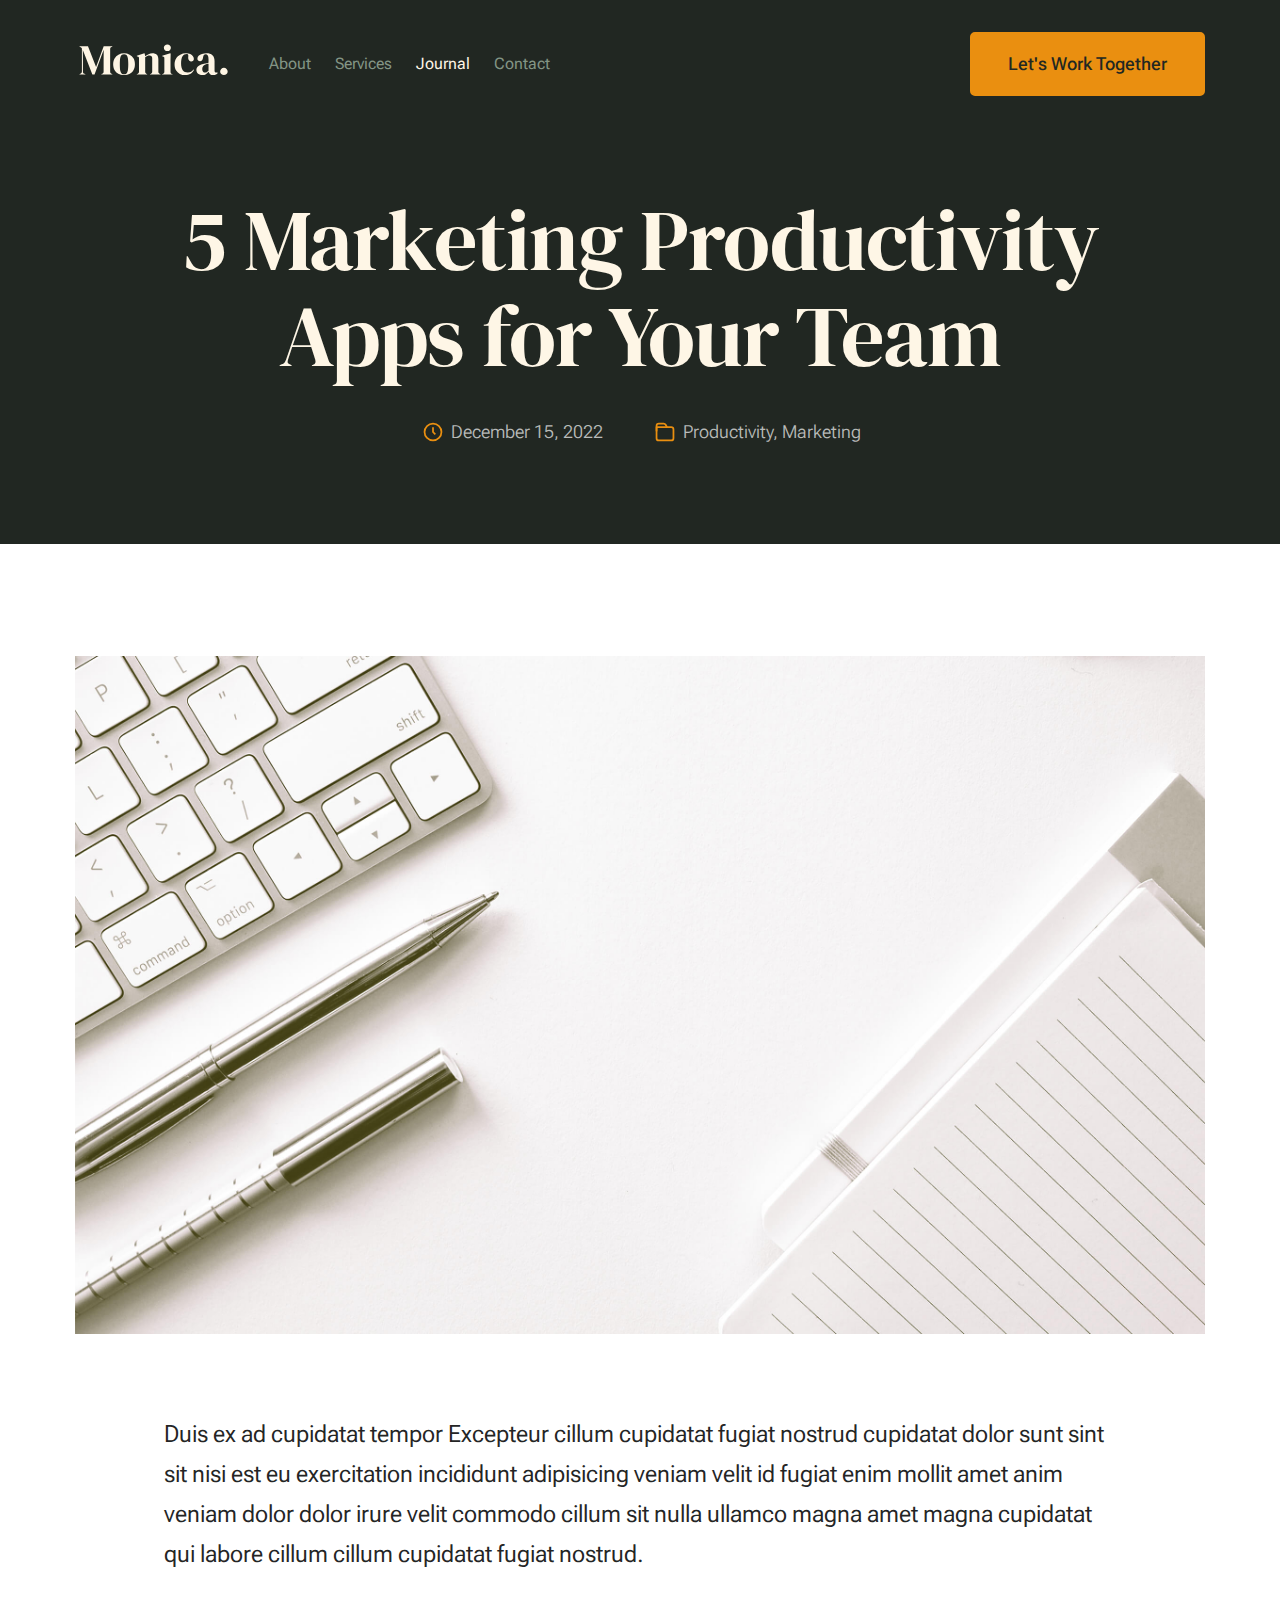
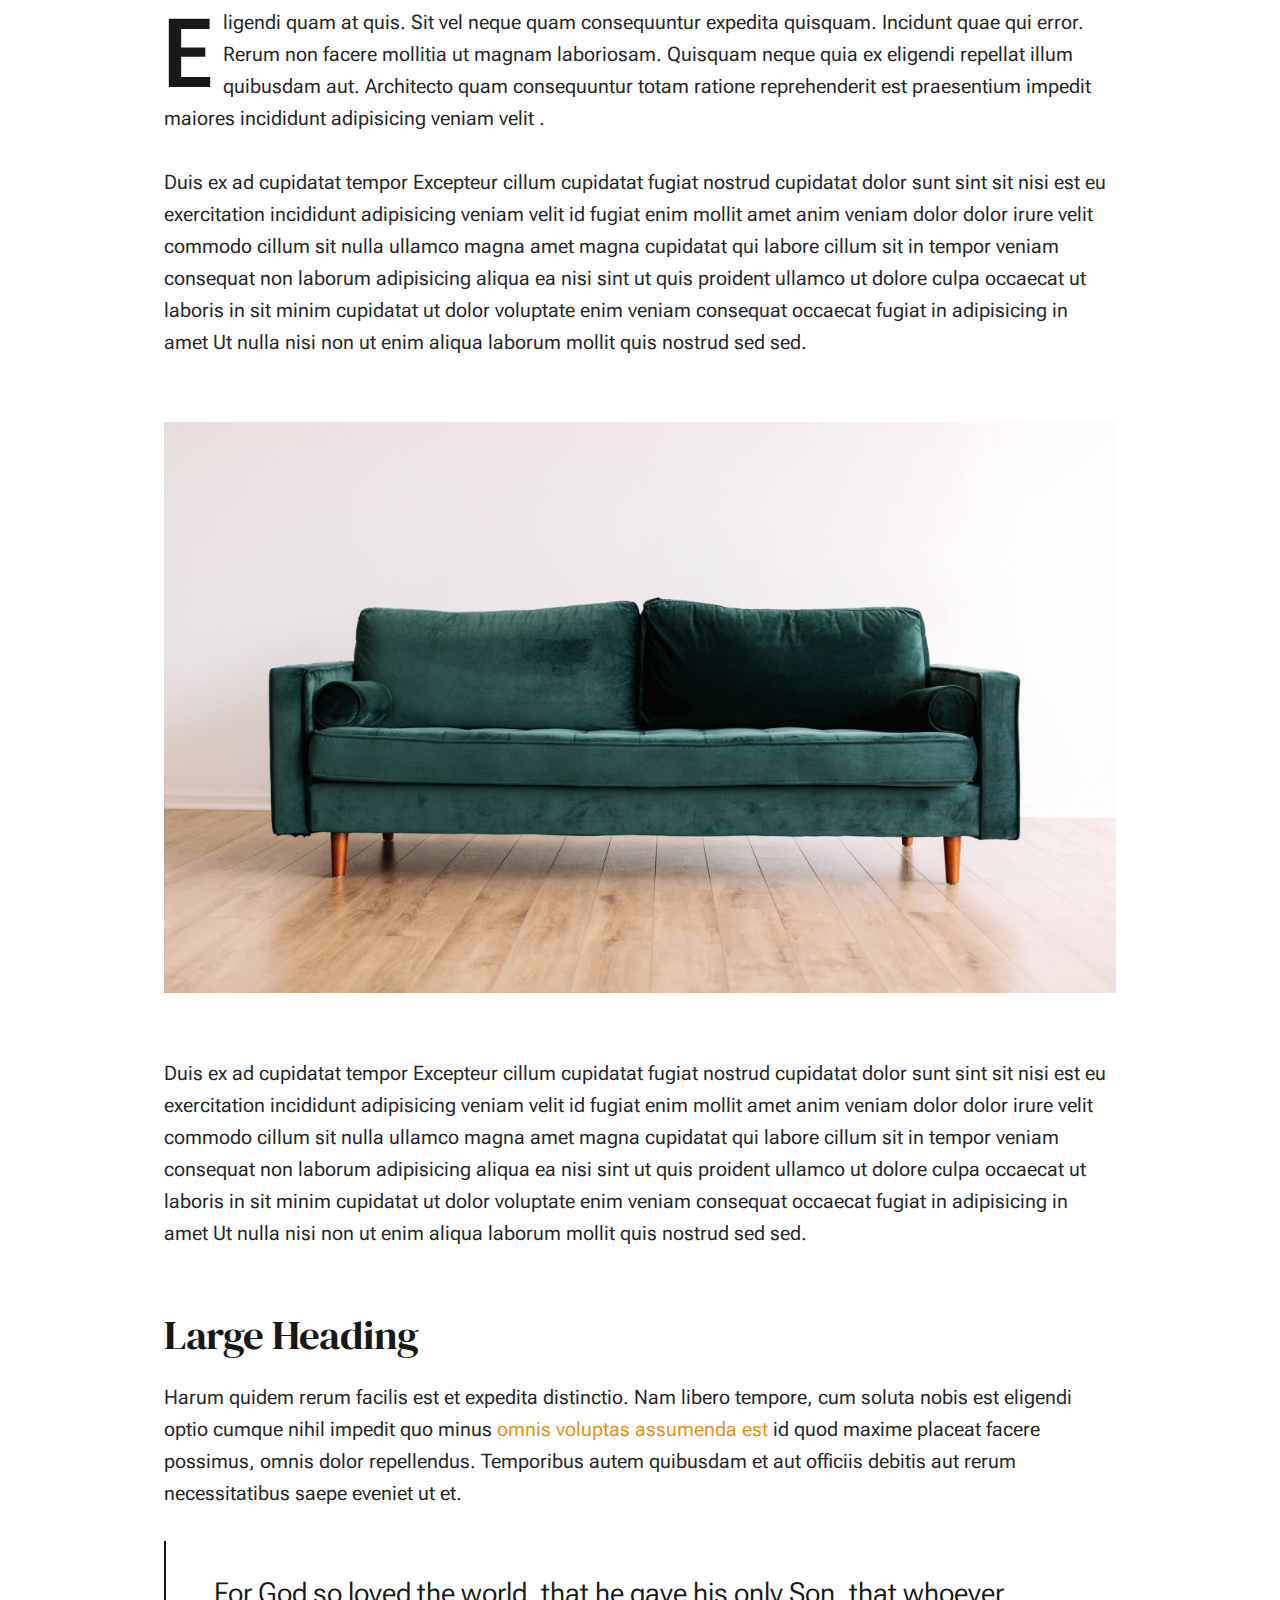
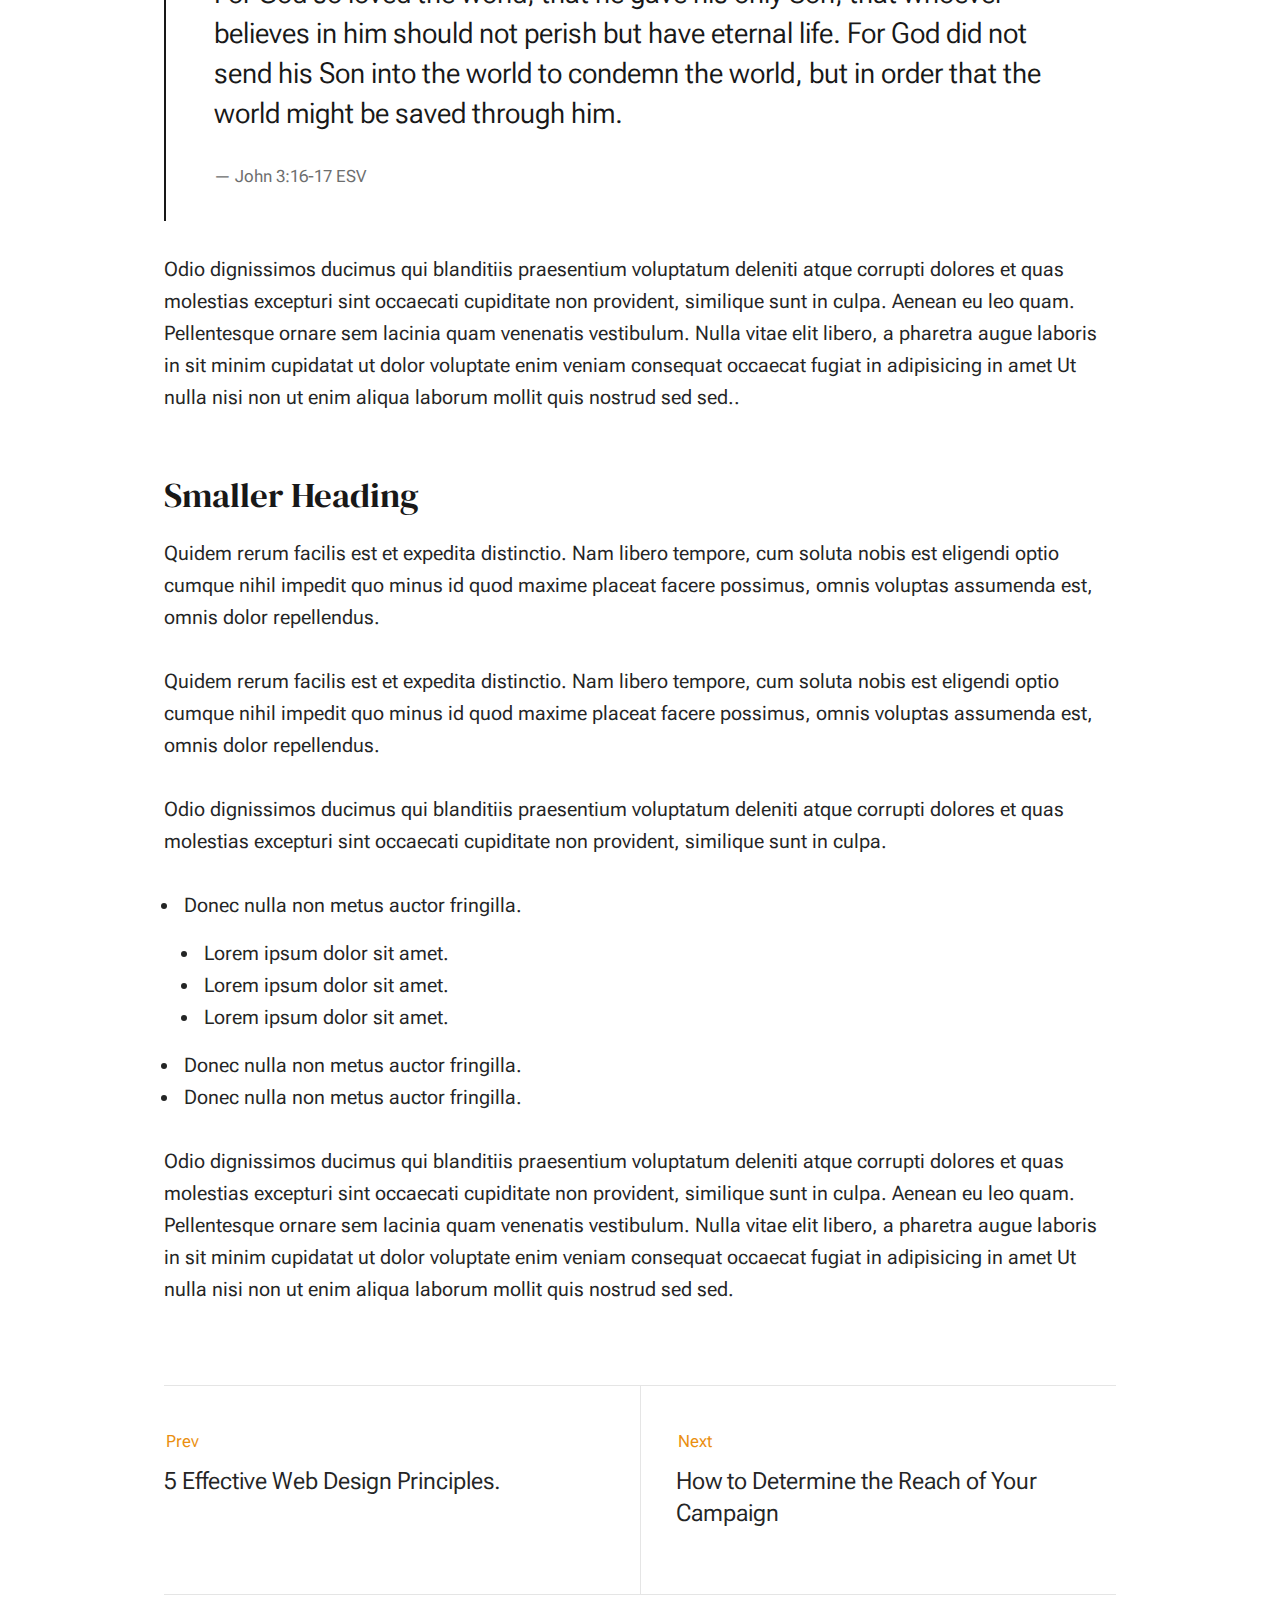
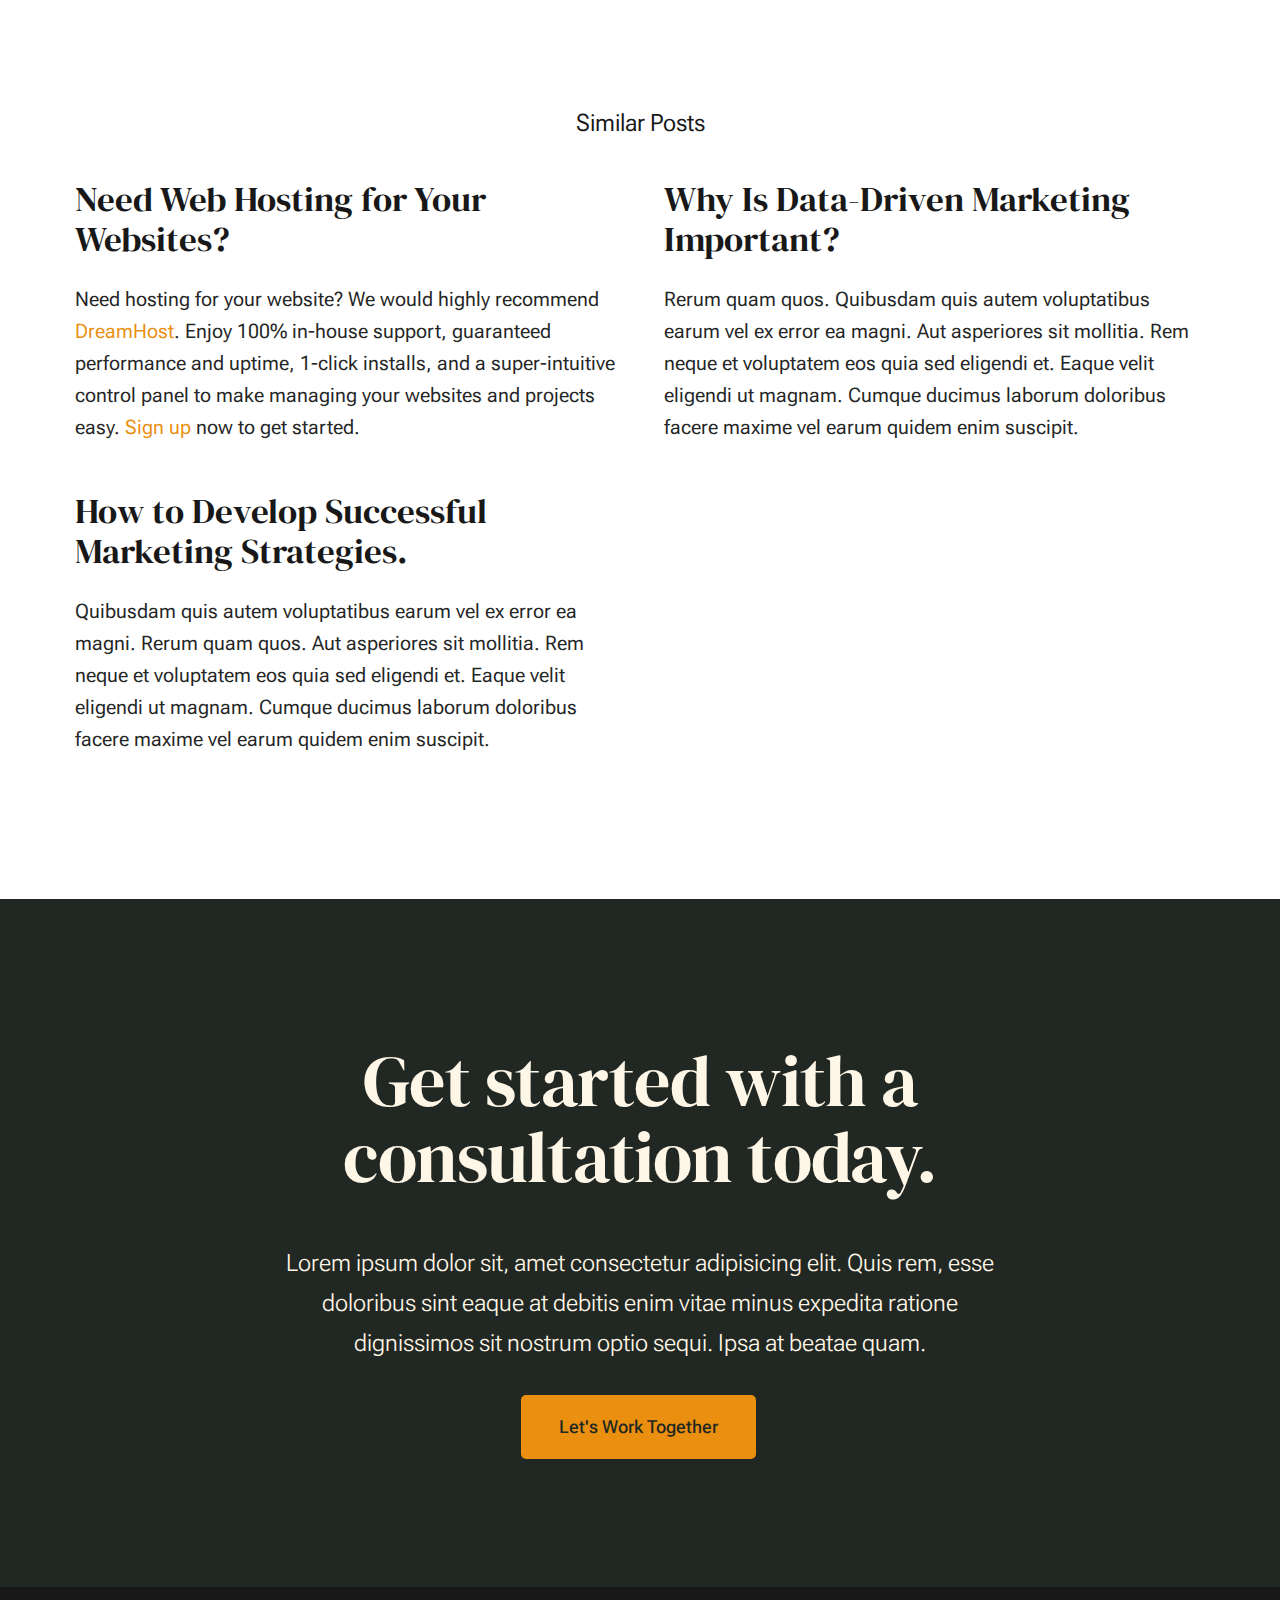
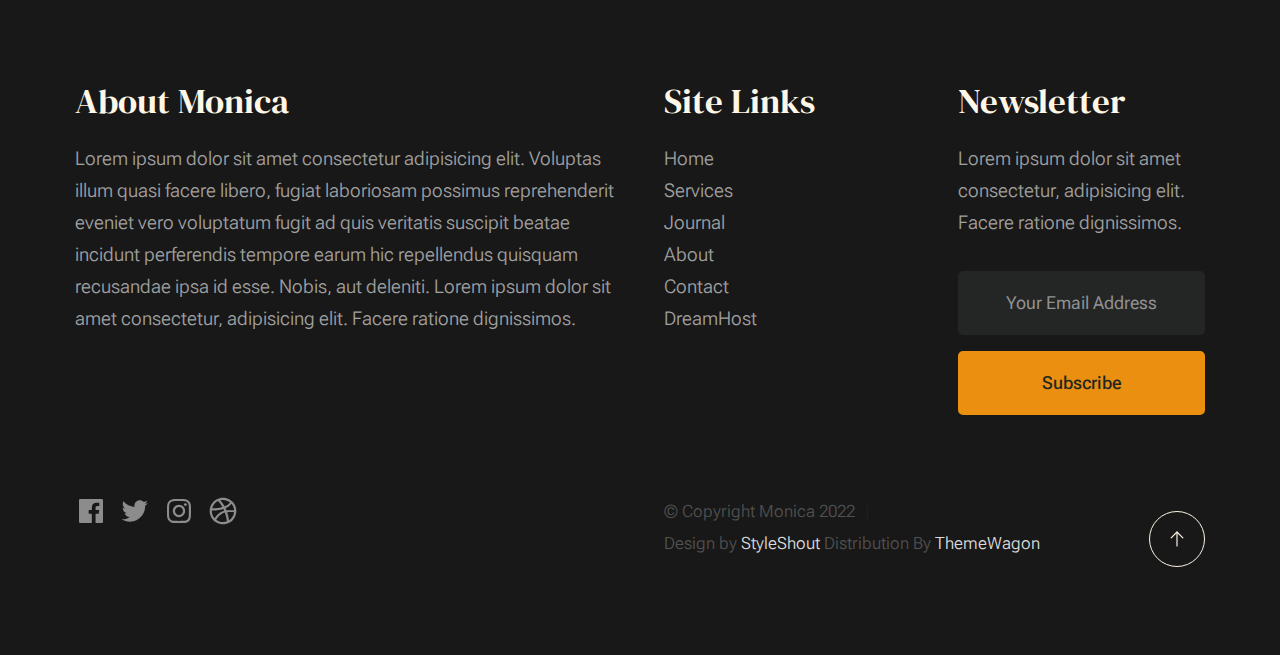
<file: single.html>
<!DOCTYPE html>
<html lang="en" class="no-js" >
<head>

    <!--- basic page needs
    ================================================== -->
    <meta charset="utf-8">
    <meta name="viewport" content="width=device-width, initial-scale=1">
    <title>Single - Monica</title>

    <script>
        document.documentElement.classList.remove('no-js');
        document.documentElement.classList.add('js');
    </script>

    <!-- CSS
    ================================================== -->
    <link rel="stylesheet" href="css/vendor.css">
    <link rel="stylesheet" href="css/styles.css">

    <!-- favicons
    ================================================== -->
    <link rel="apple-touch-icon" sizes="180x180" href="apple-touch-icon.png">
    <link rel="icon" type="image/png" sizes="32x32" href="favicon-32x32.png">
    <link rel="icon" type="image/png" sizes="16x16" href="favicon-16x16.png">
    <link rel="manifest" href="site.webmanifest">

</head>


<body id="top">


    <!-- preloader
    ================================================== -->
    <div id="preloader">
        <div id="loader" class="dots-fade">
            <div></div>
            <div></div>
            <div></div>
        </div>
    </div>


    <!-- page wrap
    ================================================== -->
    <div id="page" class="s-pagewrap">


        <!-- # site header 
        ================================================== -->
        <header class="s-header">

            <div class="row s-header__inner width-sixteen-col">

                <div class="s-header__block">
                    <div class="s-header__logo">
                        <a class="logo" href="index.html">
                            <img src="images/logo.svg" alt="Homepage">
                        </a>
                    </div>

                    <a class="s-header__menu-toggle" href="#0"><span>Menu</span></a>
                </div> <!-- end s-header__block -->

                <nav class="s-header__nav">    
                    <ul class="s-header__menu-links">
                        <li><a href="about.html">About</a></li>
                        <li><a href="services.html">Services</a></li>
                        <li class="current"><a href="blog.html">Journal</a></li>
                        <li><a href="contact.html">Contact</a></li>
                    </ul> <!-- s-header__menu-links -->

                    <div class="s-header__contact">
                        <a href="contact.html" class="btn btn--primary s-header__contact-btn">Let's Work Together</a>
                        
                    </div> <!-- s-header__contact -->    
                </nav> <!-- end s-header__nav -->

            </div> <!-- end s-header__inner -->

        </header> <!-- end s-header -->


        <!-- # site main content
        ================================================== -->
        <article id="content" class="s-content entry">

            <div class="s-pageheader entry__header">
                <div class="row">
                    <div class="column xl-12">

                        <h1 class="entry__title">
                            5 Marketing Productivity Apps for Your Team
                        </h1> <!-- end entry__title -->

                        <div class="entry__meta">
                            <div class="entry__meta-date">
                                <svg width="24" height="24" fill="none" viewBox="0 0 24 24">
                                    <circle cx="12" cy="12" r="7.25" stroke="currentColor" stroke-width="1.5"></circle>
                                    <path stroke="currentColor" stroke-width="1.5" d="M12 8V12L14 14"></path>
                                </svg>
                                December 15, 2022 
                            </div>
                            <div class="entry__meta-cat">
                                <svg width="24" height="24" fill="none" viewBox="0 0 24 24">
                                    <path stroke="currentColor" stroke-linecap="round" stroke-linejoin="round" stroke-width="1.5" d="M19.25 17.25V9.75C19.25 8.64543 18.3546 7.75 17.25 7.75H4.75V17.25C4.75 18.3546 5.64543 19.25 6.75 19.25H17.25C18.3546 19.25 19.25 18.3546 19.25 17.25Z"></path>
                                    <path stroke="currentColor" stroke-linecap="round" stroke-linejoin="round" stroke-width="1.5" d="M13.5 7.5L12.5685 5.7923C12.2181 5.14977 11.5446 4.75 10.8127 4.75H6.75C5.64543 4.75 4.75 5.64543 4.75 6.75V11"></path>
                                </svg>                                      
                                <span class="cat-links">
                                    <a href="blog.html">Productivity</a>
                                    <a href="blog.html">Marketing</a>
                                </span>
                            </div>
                        </div> <!-- end entry__meta -->

                    </div>
                </div>
            </div> <!-- end entry__header --> 

            <div class="s-pagecontent entry__content">

                <div class="row entry__media">
                    <div class="column xl-12">
                        <figure class="featured-image">
                            <img src="images/thumbs/single/standard-1200.jpg" 
                                 srcset="images/thumbs/single/standard-2400.jpg 2400w, 
                                         images/thumbs/single/standard-1200.jpg 1200w, 
                                         images/thumbs/single/standard-600.jpg 600w" sizes="(max-width: 2400px) 100vw, 2400px" alt="">
                        </figure>
                    </div>
                </div> <!-- end entry__media -->

                <div class="row entry__primary width-narrower">
                    <div class="column xl-12"> 

                            <p class="lead">
                            Duis ex ad cupidatat tempor Excepteur cillum cupidatat fugiat nostrud cupidatat dolor 
                            sunt sint sit nisi est eu exercitation incididunt adipisicing veniam velit id fugiat 
                            enim mollit amet anim veniam dolor dolor irure velit commodo cillum sit nulla ullamco 
                            magna amet magna cupidatat qui labore cillum cillum cupidatat fugiat nostrud. </p> 

                            <p class="drop-cap">
                            Eligendi quam at quis. Sit vel neque quam consequuntur expedita quisquam. Incidunt quae 
                            qui error. Rerum non facere mollitia ut magnam laboriosam. Quisquam neque quia ex eligendi 
                            repellat illum quibusdam aut. Architecto quam consequuntur totam ratione reprehenderit est 
                            praesentium impedit maiores incididunt adipisicing veniam velit .
                            </p>
    
                            <p>
                            Duis ex ad cupidatat tempor Excepteur cillum cupidatat fugiat nostrud cupidatat dolor 
                            sunt sint sit nisi est eu exercitation incididunt adipisicing veniam velit id fugiat 
                            enim mollit amet anim veniam dolor dolor irure velit commodo cillum sit nulla ullamco 
                            magna amet magna cupidatat qui labore cillum sit in tempor veniam consequat non laborum 
                            adipisicing aliqua ea nisi sint ut quis proident ullamco ut dolore culpa occaecat ut 
                            laboris in sit minim cupidatat ut dolor voluptate enim veniam consequat occaecat fugiat 
                            in adipisicing in amet Ut nulla nisi non ut enim aliqua laborum mollit quis nostrud sed sed.
                            </p>
            
                            <figure class="alignwide">
                                <img src="images/sample-1200.jpg" 
                                     srcset="images/sample-2400.jpg 2400w, 
                                             images/sample-1200.jpg 1200w, 
                                             images/sample-600.jpg 600w" sizes="(max-width: 2400px) 100vw, 2400px" alt="">
                            </figure>
    
                            <p>
                            Duis ex ad cupidatat tempor Excepteur cillum cupidatat fugiat nostrud cupidatat dolor 
                            sunt sint sit nisi est eu exercitation incididunt adipisicing veniam velit id fugiat 
                            enim mollit amet anim veniam dolor dolor irure velit commodo cillum sit nulla ullamco 
                            magna amet magna cupidatat qui labore cillum sit in tempor veniam consequat non laborum 
                            adipisicing aliqua ea nisi sint ut quis proident ullamco ut dolore culpa occaecat ut 
                            laboris in sit minim cupidatat ut dolor voluptate enim veniam consequat occaecat fugiat 
                            in adipisicing in amet Ut nulla nisi non ut enim aliqua laborum mollit quis nostrud sed sed.
                            </p>
    
                            <h2>Large Heading</h2>
        
                            <p>
                            Harum quidem rerum facilis est et expedita distinctio. Nam libero tempore, cum soluta 
                            nobis est eligendi optio cumque nihil impedit quo minus <a href="http://#">omnis voluptas assumenda est</a> 
                            id quod maxime placeat facere possimus, omnis dolor repellendus. Temporibus autem quibusdam et 
                            aut officiis debitis aut rerum necessitatibus saepe eveniet ut et.</p>
    
                            <blockquote>
                                <p>
                                For God so loved the world, that he gave his only Son, that whoever believes in 
                                him should not perish but have eternal life. For God did not send his Son into 
                                the world to condemn the world, but in order that the world might be 
                                saved through him.
                                </p>
                                <cite>John 3:16-17 ESV</cite>
                            </blockquote>
    
                            <p>
                            Odio dignissimos ducimus qui blanditiis praesentium voluptatum deleniti atque corrupti dolores 
                            et quas molestias excepturi sint occaecati cupiditate non provident, similique sunt in culpa. 
                            Aenean eu leo quam. Pellentesque ornare sem lacinia quam venenatis vestibulum. Nulla vitae elit 
                            libero, a pharetra augue laboris in sit minim cupidatat ut dolor voluptate enim veniam consequat 
                            occaecat fugiat in adipisicing in amet Ut nulla nisi non ut enim aliqua laborum mollit quis nostrud sed sed..</p>
    
                            <h3>Smaller Heading</h3>
    
                            <p>
                            Quidem rerum facilis est et expedita distinctio. Nam libero tempore, cum soluta nobis est 
                            eligendi optio cumque nihil impedit quo minus id quod maxime placeat facere possimus, omnis voluptas 
                            assumenda est, omnis dolor repellendus.
                            </p>
    
                            <p>
                            Quidem rerum facilis est et expedita distinctio. Nam libero tempore, cum soluta nobis est 
                            eligendi optio cumque nihil impedit quo minus id quod maxime placeat facere possimus, omnis voluptas 
                            assumenda est, omnis dolor repellendus.
                            </p>
                                    
                            <p>
                            Odio dignissimos ducimus qui blanditiis praesentium voluptatum deleniti atque corrupti dolores et 
                            quas molestias excepturi sint occaecati cupiditate non provident, similique sunt in culpa.</p>
    
                            <ul>
                                <li>Donec nulla non metus auctor fringilla.
                                    <ul>
                                        <li>Lorem ipsum dolor sit amet.</li>
                                        <li>Lorem ipsum dolor sit amet.</li>
                                        <li>Lorem ipsum dolor sit amet.</li>
                                    </ul>
                                </li>
                                <li>Donec nulla non metus auctor fringilla.</li>
                                <li>Donec nulla non metus auctor fringilla.</li>
                            </ul>
    
                            <p>
                            Odio dignissimos ducimus qui blanditiis praesentium voluptatum deleniti atque corrupti dolores et quas 
                            molestias excepturi sint occaecati cupiditate non provident, similique sunt in culpa. Aenean eu leo quam. 
                            Pellentesque ornare sem lacinia quam venenatis vestibulum. Nulla vitae elit libero, a pharetra augue 
                            laboris in sit minim cupidatat ut dolor voluptate enim veniam consequat occaecat fugiat in adipisicing 
                            in amet Ut nulla nisi non ut enim aliqua laborum mollit quis nostrud sed sed.
                            </p>        

                            <div class="post-nav">
                                <div class="post-nav__prev">
                                    <a href="single-standard.html" rel="prev">
                                        <span>Prev</span>
                                        5 Effective Web Design Principles. 
                                    </a>
                                </div>
                                <div class="post-nav__next">
                                    <a href="single-standard.html" rel="next">
                                        <span>Next</span>
                                        How to Determine the Reach of Your Campaign
                                    </a>
                                </div>
                            </div> <!-- end post-nav -->                                                   
                   
                    </div> <!-- end column-->
                </div> <!-- end entry__primary -->    
                
                <div class="row related-posts">
                    <div class="column xl-12">

                        <h4 class="text-center">Similar Posts</h4>

                        <div class="grid-list-items">
                
                            <div class="grid-list-items__item blog-card">
                                <div class="blog-card__header">
                                    <h3 class="blog-card__title"><a href="https://www.dreamhost.com/r.cgi?287326">Need Web Hosting for Your Websites?</a></h3>
                                </div>
                                <div class="blog-card__text">
                                    <p>
                                    Need hosting for your website? We would highly recommend <a href="https://www.dreamhost.com/r.cgi?287326">DreamHost</a>.
                                    Enjoy 100% in-house support, guaranteed performance and uptime, 1-click installs, and a super-intuitive control 
                                    panel to make managing your websites and projects easy. <a href="https://www.dreamhost.com/r.cgi?287326">Sign up</a> now to get started.
                                    </p>
                                </div>
                            </div> <!-- end blog-card -->
                            <div class="grid-list-items__item blog-card">
                                <div class="blog-card__header">
                                    <h3 class="blog-card__title"><a href="single.html">Why Is Data-Driven Marketing Important?</a></h3>
                                </div>
                                <div class="blog-card__text">
                                    <p>
                                    Rerum quam quos. Quibusdam quis autem voluptatibus earum vel ex error ea magni. Aut asperiores 
                                    sit mollitia. Rem neque et voluptatem eos quia sed eligendi et. Eaque velit eligendi ut 
                                    magnam. Cumque ducimus laborum doloribus facere maxime vel earum quidem enim suscipit.
                                    </p>
                                </div>
                            </div> <!-- end blog-card -->
                            <div class="grid-list-items__item blog-card">
                                <div class="blog-card__header">
                                    <h3 class="blog-card__title"><a href="single.html">How to Develop Successful Marketing Strategies.</a></h3>
                                </div>
                                <div class="blog-card__text">
                                    <p>
                                    Quibusdam quis autem voluptatibus earum vel ex error ea magni. Rerum quam quos. Aut asperiores 
                                    sit mollitia. Rem neque et voluptatem eos quia sed eligendi et. Eaque velit eligendi ut 
                                    magnam. Cumque ducimus laborum doloribus facere maxime vel earum quidem enim suscipit.
                                    </p>
                                </div>
                            </div> <!-- end blog card -->
                        
                        </div> <!-- end grid-list-items -->
                          
                    </div> <!-- end column -->
                </div> <!-- end related-posts --> 

            </div> <!-- end entry__content -->

        </article> <!-- s-content entry-->
        

        <!-- # cta
        ================================================== -->
        <section id="cta" class="s-cta">

            <div class="row row-x-center text-center">
                <div class="column xl-8 lg-12">

                    <div class="s-cta__content">
                        <h2 class="text-display-title">
                        Get started with a consultation today.
                        </h2>
                        <p class="lead">
                        Lorem ipsum dolor sit, amet consectetur adipisicing elit. Quis rem, esse doloribus sint eaque at debitis enim vitae minus expedita ratione dignissimos sit nostrum optio sequi. Ipsa at beatae quam.
                        </p>
                        <a href="contact.html" class="btn btn--primary">Let's Work Together</a>
                    </div>

                </div>
            </div>

        </section> <!-- end s-cta -->


        <!-- # footer 
        ================================================== -->
        <footer class="s-footer">
            <div class="row s-footer__content">
                <div class="column xl-6 lg-6 md-12 s-footer__block s-footer__about">                    
                    <h3>About Monica</h3>
                    <p>
                    Lorem ipsum dolor sit amet consectetur adipisicing elit. Voluptas illum quasi facere libero, 
                    fugiat laboriosam possimus reprehenderit eveniet vero voluptatum fugit ad quis veritatis suscipit beatae 
                    incidunt perferendis tempore earum hic repellendus quisquam recusandae ipsa id esse. Nobis, aut deleniti.
                    Lorem ipsum dolor sit amet consectetur, adipisicing elit. Facere ratione dignissimos.
                    </p>               
                </div>                
                <div class="column xl-3 lg-6 md-12 s-footer__block s-footer__site-links">
                    <h3>Site Links</h3>
                    <ul class="link-list">
                        <li><a href="index.html">Home</a></li>
                        <li><a href="services.html">Services</a></li>
                        <li><a href="blog.html">Journal</a></li>
                        <li><a href="about.html">About</a></li>
                        <li><a href="contact.html">Contact</a></li>
                        <li><a href="https://www.dreamhost.com/r.cgi?287326">DreamHost</a></li>
                    </ul>
                </div>
                <div class="column xl-3 lg-6 md-12 tab-12 s-footer__block s-footer__newsletter">
                    <h3>Newsletter</h3>

                    <p>
                    Lorem ipsum dolor sit amet consectetur, adipisicing elit. Facere ratione dignissimos.
                    </p>

                    <div class="subscribe-form">
                        <form id="mc-form" class="mc-form">
                            <input type="email" name="EMAIL" id="mce-EMAIL" class="u-fullwidth text-center" placeholder="Your Email Address" title="The domain portion of the email address is invalid (the portion after the @)." pattern="^([^\x00-\x20\x22\x28\x29\x2c\x2e\x3a-\x3c\x3e\x40\x5b-\x5d\x7f-\xff]+|\x22([^\x0d\x22\x5c\x80-\xff]|\x5c[\x00-\x7f])*\x22)(\x2e([^\x00-\x20\x22\x28\x29\x2c\x2e\x3a-\x3c\x3e\x40\x5b-\x5d\x7f-\xff]+|\x22([^\x0d\x22\x5c\x80-\xff]|\x5c[\x00-\x7f])*\x22))*\x40([^\x00-\x20\x22\x28\x29\x2c\x2e\x3a-\x3c\x3e\x40\x5b-\x5d\x7f-\xff]+|\x5b([^\x0d\x5b-\x5d\x80-\xff]|\x5c[\x00-\x7f])*\x5d)(\x2e([^\x00-\x20\x22\x28\x29\x2c\x2e\x3a-\x3c\x3e\x40\x5b-\x5d\x7f-\xff]+|\x5b([^\x0d\x5b-\x5d\x80-\xff]|\x5c[\x00-\x7f])*\x5d))*(\.\w{2,})+$" required>
                            <input type="submit" name="subscribe" value="Subscribe" class="btn btn--primary btn--small u-fullwidth">
                            <!-- <div style="position: absolute; left: -5000px;" aria-hidden="true"><input type="text" name="b_cdb7b577e41181934ed6a6a44_9a91cfe7b3" tabindex="-1" value=""></div> -->
                            <div class="mc-status"></div>
                        </form>
                    </div>
                </div>
            </div>    
            
            <div class="row s-footer__bottom">
                <div class="column xl-6 lg-12">
                    <ul class="s-footer__social social-list">
                        <li>
                            <a href="#0">
                                <svg xmlns="http://www.w3.org/2000/svg" width="24" height="24" viewBox="0 0 24 24" style="fill:rgba(0, 0, 0, 1);transform:;-ms-filter:"><path d="M20,3H4C3.447,3,3,3.448,3,4v16c0,0.552,0.447,1,1,1h8.615v-6.96h-2.338v-2.725h2.338v-2c0-2.325,1.42-3.592,3.5-3.592 c0.699-0.002,1.399,0.034,2.095,0.107v2.42h-1.435c-1.128,0-1.348,0.538-1.348,1.325v1.735h2.697l-0.35,2.725h-2.348V21H20 c0.553,0,1-0.448,1-1V4C21,3.448,20.553,3,20,3z"></path></svg>
                                <span class="u-screen-reader-text">Facebook</span>
                            </a>
                        </li>
                        <li>
                            <a href="#0">
                                <svg xmlns="http://www.w3.org/2000/svg" width="24" height="24" viewBox="0 0 24 24" style="fill:rgba(0, 0, 0, 1);transform:;-ms-filter:"><path d="M19.633,7.997c0.013,0.175,0.013,0.349,0.013,0.523c0,5.325-4.053,11.461-11.46,11.461c-2.282,0-4.402-0.661-6.186-1.809 c0.324,0.037,0.636,0.05,0.973,0.05c1.883,0,3.616-0.636,5.001-1.721c-1.771-0.037-3.255-1.197-3.767-2.793 c0.249,0.037,0.499,0.062,0.761,0.062c0.361,0,0.724-0.05,1.061-0.137c-1.847-0.374-3.23-1.995-3.23-3.953v-0.05 c0.537,0.299,1.16,0.486,1.82,0.511C3.534,9.419,2.823,8.184,2.823,6.787c0-0.748,0.199-1.434,0.548-2.032 c1.983,2.443,4.964,4.04,8.306,4.215c-0.062-0.3-0.1-0.611-0.1-0.923c0-2.22,1.796-4.028,4.028-4.028 c1.16,0,2.207,0.486,2.943,1.272c0.91-0.175,1.782-0.512,2.556-0.973c-0.299,0.935-0.936,1.721-1.771,2.22 c0.811-0.088,1.597-0.312,2.319-0.624C21.104,6.712,20.419,7.423,19.633,7.997z"></path></svg>
                                <span class="u-screen-reader-text">Twitter</span>
                            </a>
                        </li>
                        <li>
                            <a href="#0">
                                <svg xmlns="http://www.w3.org/2000/svg" width="24" height="24" viewBox="0 0 24 24" style="fill:rgba(0, 0, 0, 1);transform:;-ms-filter:"><path d="M11.999,7.377c-2.554,0-4.623,2.07-4.623,4.623c0,2.554,2.069,4.624,4.623,4.624c2.552,0,4.623-2.07,4.623-4.624 C16.622,9.447,14.551,7.377,11.999,7.377L11.999,7.377z M11.999,15.004c-1.659,0-3.004-1.345-3.004-3.003 c0-1.659,1.345-3.003,3.004-3.003s3.002,1.344,3.002,3.003C15.001,13.659,13.658,15.004,11.999,15.004L11.999,15.004z"></path><circle cx="16.806" cy="7.207" r="1.078"></circle><path d="M20.533,6.111c-0.469-1.209-1.424-2.165-2.633-2.632c-0.699-0.263-1.438-0.404-2.186-0.42 c-0.963-0.042-1.268-0.054-3.71-0.054s-2.755,0-3.71,0.054C7.548,3.074,6.809,3.215,6.11,3.479C4.9,3.946,3.945,4.902,3.477,6.111 c-0.263,0.7-0.404,1.438-0.419,2.186c-0.043,0.962-0.056,1.267-0.056,3.71c0,2.442,0,2.753,0.056,3.71 c0.015,0.748,0.156,1.486,0.419,2.187c0.469,1.208,1.424,2.164,2.634,2.632c0.696,0.272,1.435,0.426,2.185,0.45 c0.963,0.042,1.268,0.055,3.71,0.055s2.755,0,3.71-0.055c0.747-0.015,1.486-0.157,2.186-0.419c1.209-0.469,2.164-1.424,2.633-2.633 c0.263-0.7,0.404-1.438,0.419-2.186c0.043-0.962,0.056-1.267,0.056-3.71s0-2.753-0.056-3.71C20.941,7.57,20.801,6.819,20.533,6.111z M19.315,15.643c-0.007,0.576-0.111,1.147-0.311,1.688c-0.305,0.787-0.926,1.409-1.712,1.711c-0.535,0.199-1.099,0.303-1.67,0.311 c-0.95,0.044-1.218,0.055-3.654,0.055c-2.438,0-2.687,0-3.655-0.055c-0.569-0.007-1.135-0.112-1.669-0.311 c-0.789-0.301-1.414-0.923-1.719-1.711c-0.196-0.534-0.302-1.099-0.311-1.669c-0.043-0.95-0.053-1.218-0.053-3.654 c0-2.437,0-2.686,0.053-3.655c0.007-0.576,0.111-1.146,0.311-1.687c0.305-0.789,0.93-1.41,1.719-1.712 c0.534-0.198,1.1-0.303,1.669-0.311c0.951-0.043,1.218-0.055,3.655-0.055c2.437,0,2.687,0,3.654,0.055 c0.571,0.007,1.135,0.112,1.67,0.311c0.786,0.303,1.407,0.925,1.712,1.712c0.196,0.534,0.302,1.099,0.311,1.669 c0.043,0.951,0.054,1.218,0.054,3.655c0,2.436,0,2.698-0.043,3.654H19.315z"></path></svg>
                                <span class="u-screen-reader-text">Instagram</span>
                            </a>
                        </li>
                        <li>
                            <a href="#0">
                                <svg xmlns="http://www.w3.org/2000/svg" width="24" height="24" viewBox="0 0 24 24" style="fill: rgba(0, 0, 0, 1);transform: ;msFilter:;"><path d="M20.66 6.98a9.932 9.932 0 0 0-3.641-3.64C15.486 2.447 13.813 2 12 2s-3.486.447-5.02 1.34c-1.533.893-2.747 2.107-3.64 3.64S2 10.187 2 12s.446 3.487 1.34 5.02a9.924 9.924 0 0 0 3.641 3.64C8.514 21.553 10.187 22 12 22s3.486-.447 5.02-1.34a9.932 9.932 0 0 0 3.641-3.64C21.554 15.487 22 13.813 22 12s-.446-3.487-1.34-5.02zM12 3.66c2 0 3.772.64 5.32 1.919-.92 1.174-2.286 2.14-4.1 2.9-1.002-1.813-2.088-3.327-3.261-4.54A7.715 7.715 0 0 1 12 3.66zM5.51 6.8a8.116 8.116 0 0 1 2.711-2.22c1.212 1.201 2.325 2.7 3.34 4.5-2 .6-4.114.9-6.341.9-.573 0-1.006-.013-1.3-.04A8.549 8.549 0 0 1 5.51 6.8zM3.66 12c0-.054.003-.12.01-.2.007-.08.01-.146.01-.2.254.014.641.02 1.161.02 2.666 0 5.146-.367 7.439-1.1.187.373.381.793.58 1.26-1.32.293-2.674 1.006-4.061 2.14S6.4 16.247 5.76 17.5c-1.4-1.587-2.1-3.42-2.1-5.5zM12 20.34c-1.894 0-3.594-.587-5.101-1.759.601-1.187 1.524-2.322 2.771-3.401 1.246-1.08 2.483-1.753 3.71-2.02a29.441 29.441 0 0 1 1.56 6.62 8.166 8.166 0 0 1-2.94.56zm7.08-3.96a8.351 8.351 0 0 1-2.58 2.621c-.24-2.08-.7-4.107-1.379-6.081.932-.066 1.765-.1 2.5-.1.799 0 1.686.034 2.659.1a8.098 8.098 0 0 1-1.2 3.46zm-1.24-5c-1.16 0-2.233.047-3.22.14a27.053 27.053 0 0 0-.68-1.62c2.066-.906 3.532-2.006 4.399-3.3 1.2 1.414 1.854 3.027 1.96 4.84-.812-.04-1.632-.06-2.459-.06z"></path></svg>
                                <span class="u-screen-reader-text">Dribbble</span>
                            </a>
                        </li>
                    </ul> <!-- end s-footer__social -->
                </div>
                <div class="column xl-6 lg-12">
                    <p class="ss-copyright">
                        <span>© Copyright Monica 2022</span> 
                        <span>Design by <a href="https://www.styleshout.com/">StyleShout</a> Distribution By <a href="https://themewagon.com">ThemeWagon</a></span>
                    </p>
                </div>

                <div class="ss-go-top">
                    <a class="smoothscroll" title="Back to Top" href="#top">
                        <svg xmlns="http://www.w3.org/2000/svg" viewBox="0 0 24 24" width="36" height="36" fill="none" stroke="#ffffff" stroke-width="1" stroke-linecap="round" stroke-linejoin="round">&lt;!--!  Atomicons Free 1.00 by @atisalab License - https://atomicons.com/license/ (Icons: CC BY 4.0) Copyright 2021 Atomicons --&gt;<polyline points="17 11 12 6 7 11"></polyline><line x1="12" y1="18" x2="12" y2="6"></line></svg>
                    </a>
                </div> <!-- end ss-go-top -->
            </div>
            
        </footer> <!-- end s-footer -->

    </div> <!-- end page-wrap -->

    <!-- Java Script
    ================================================== -->
    <script src="js/plugins.js"></script>
    <script src="js/main.js"></script>

</body>
</html>
</file>
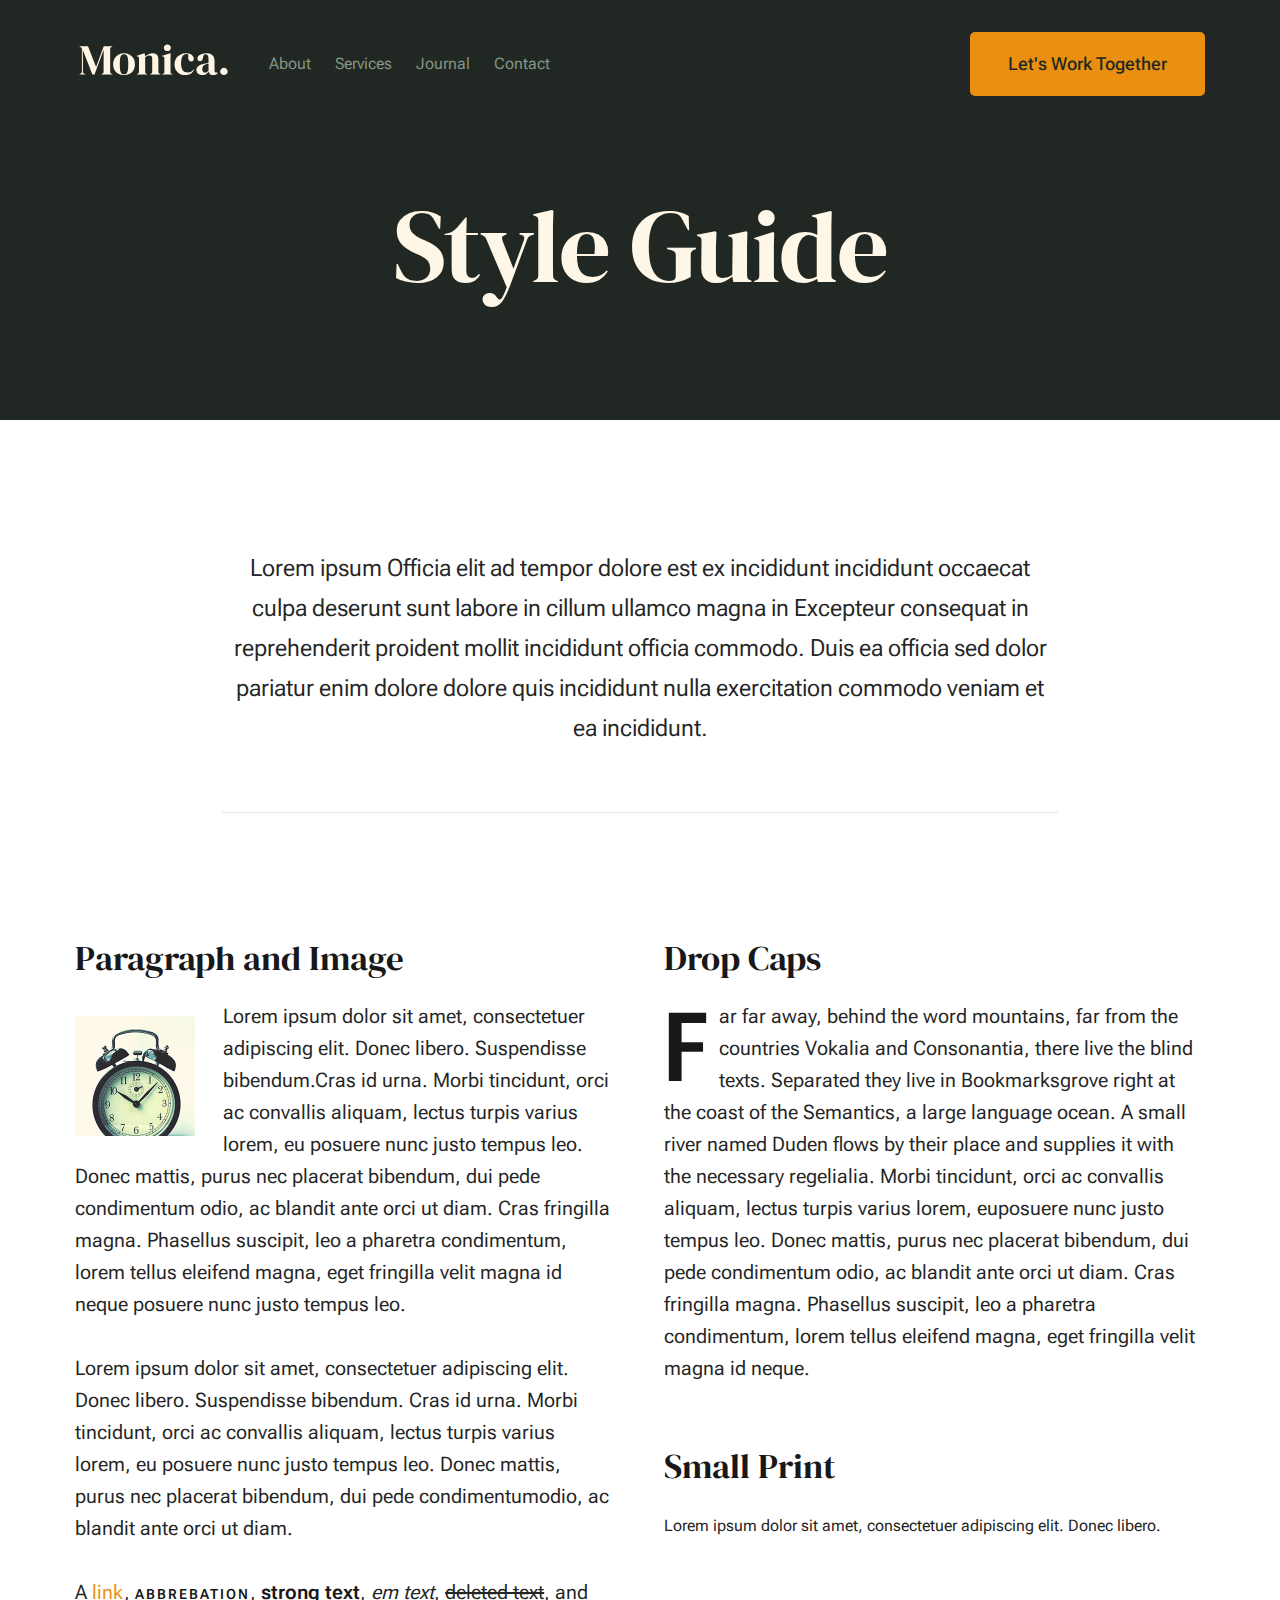
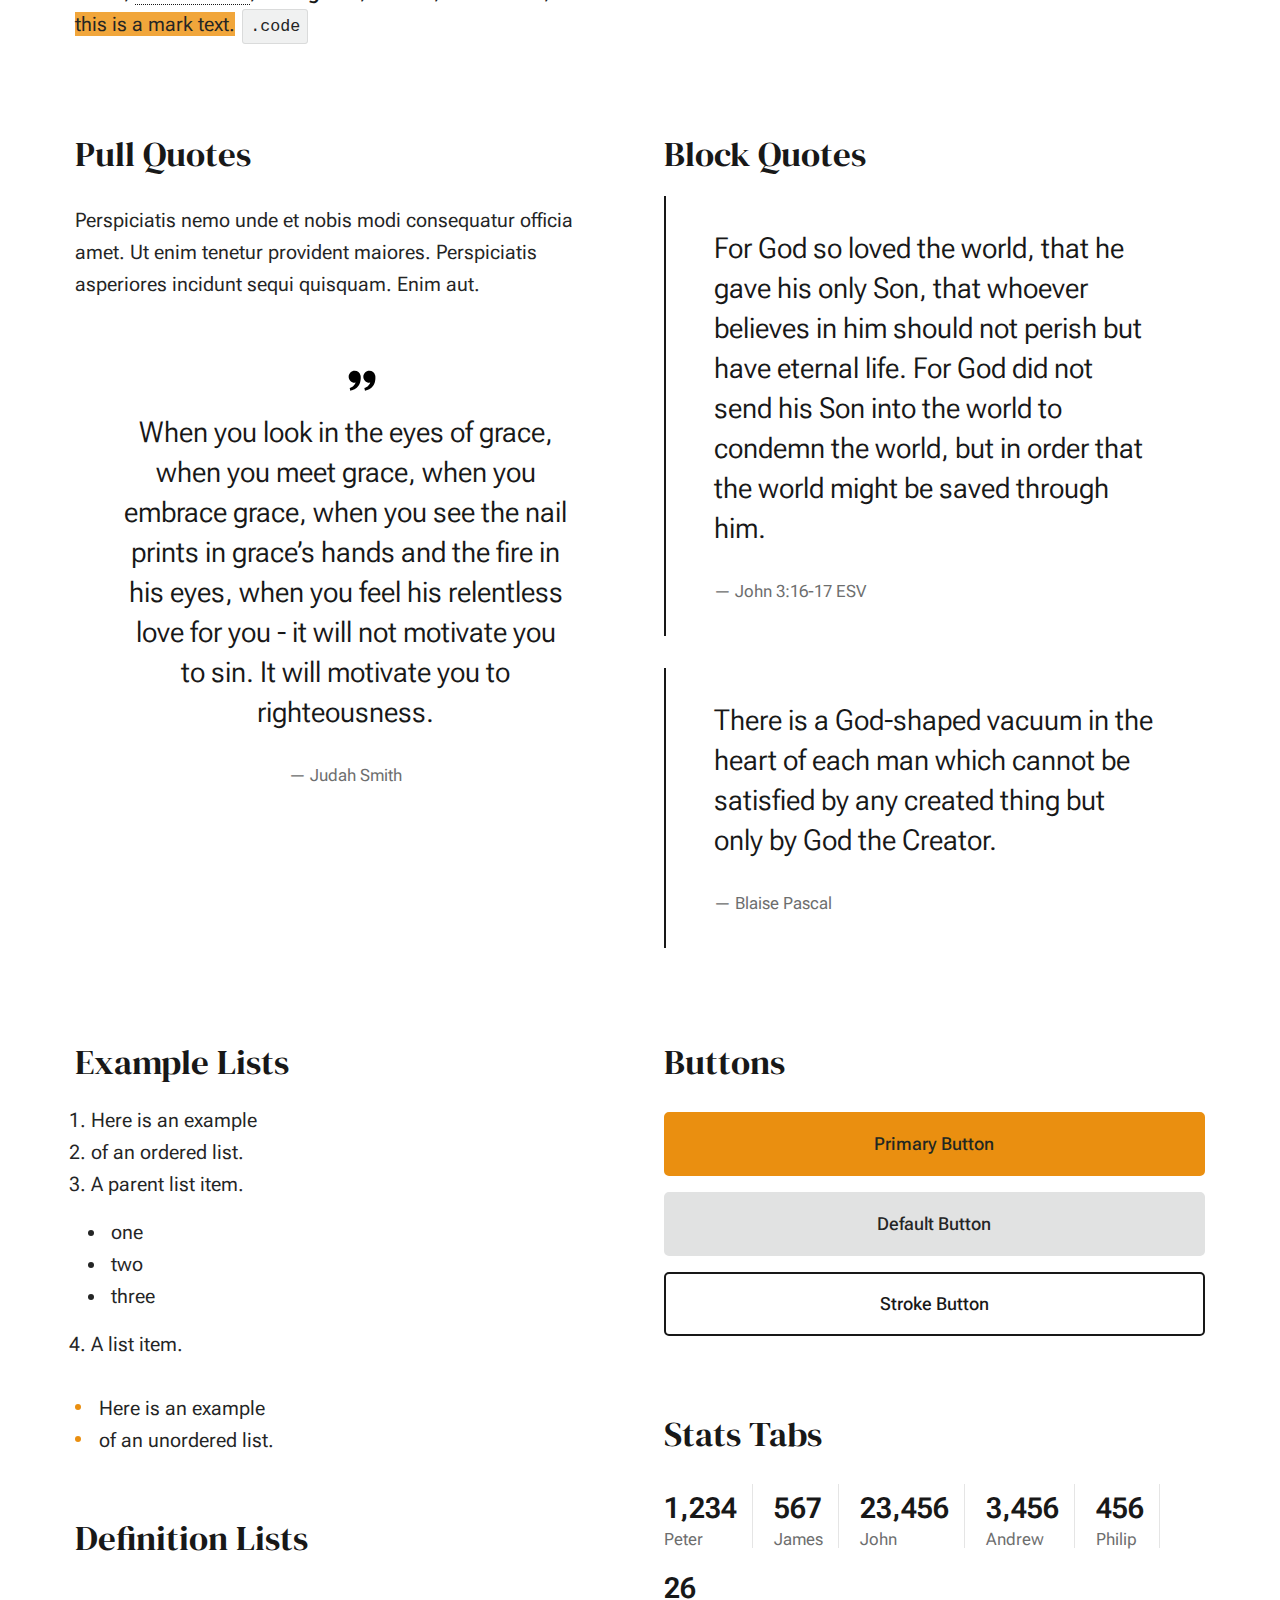
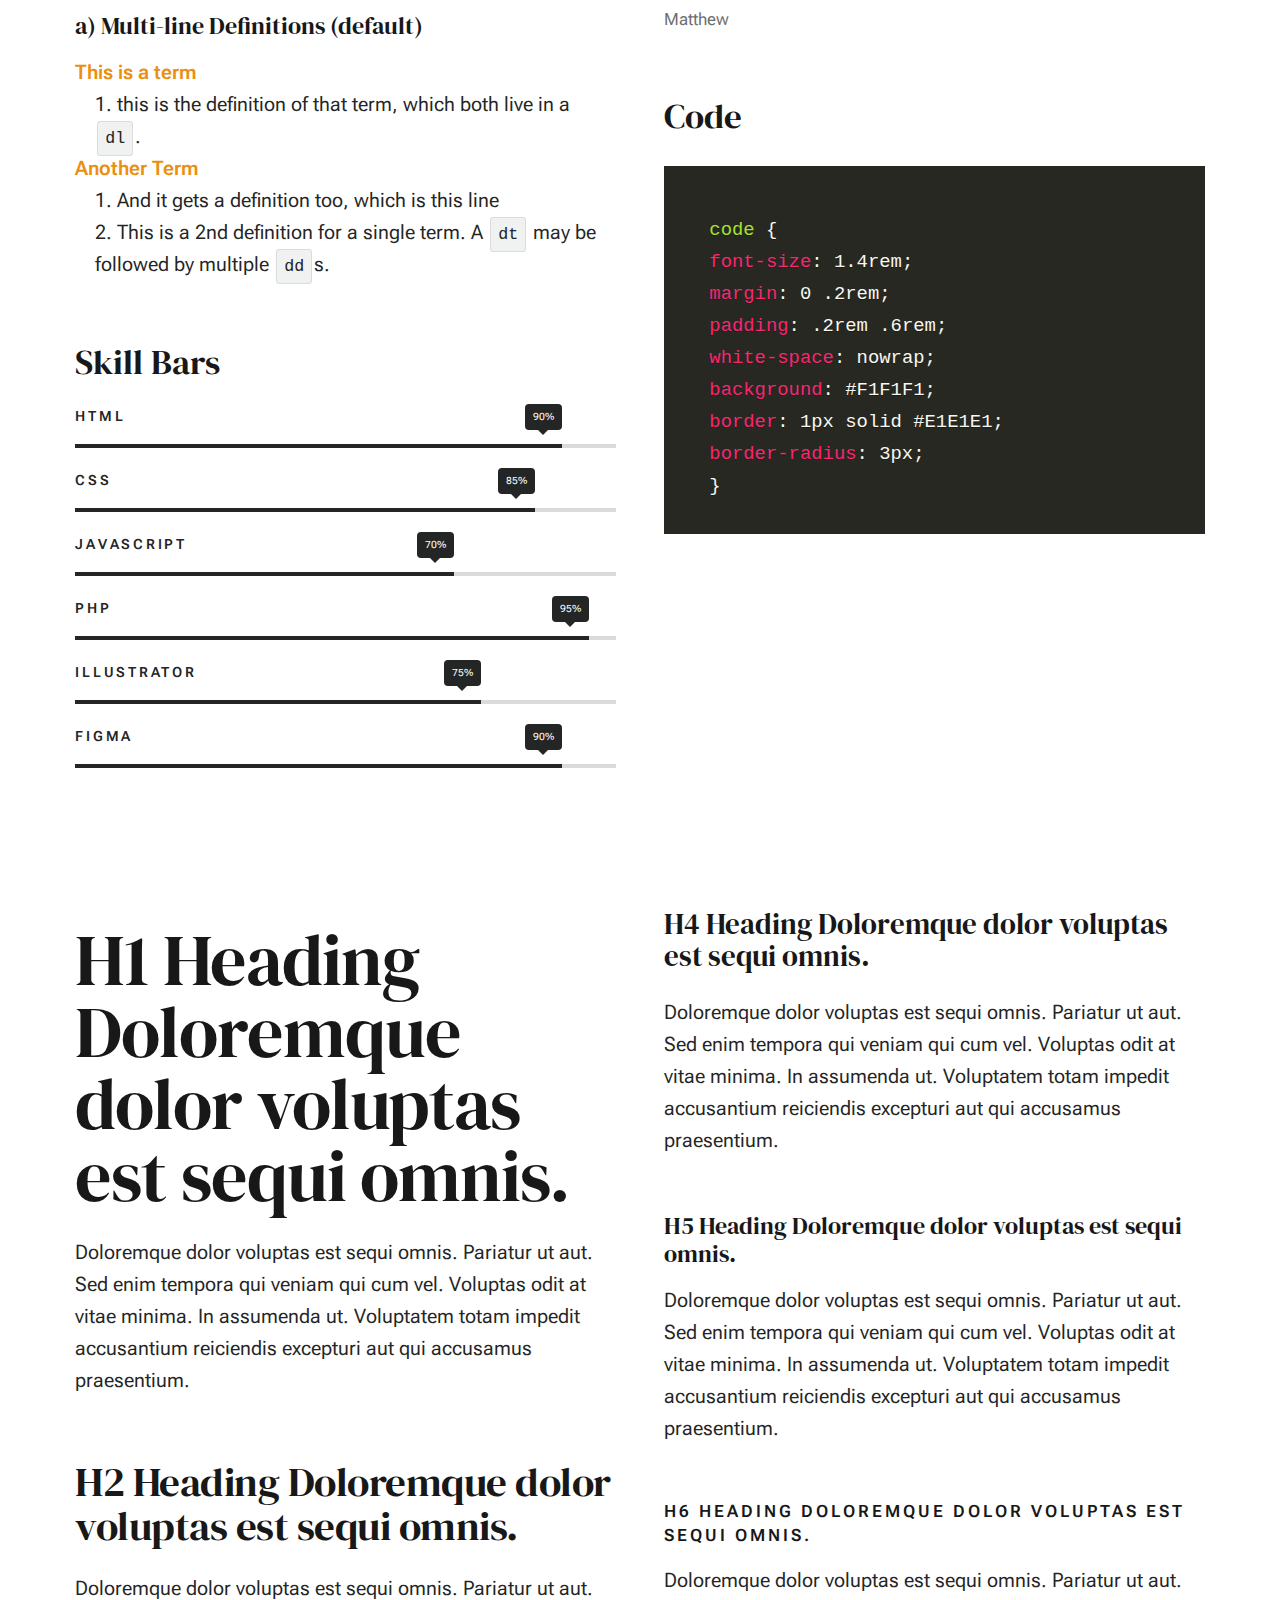
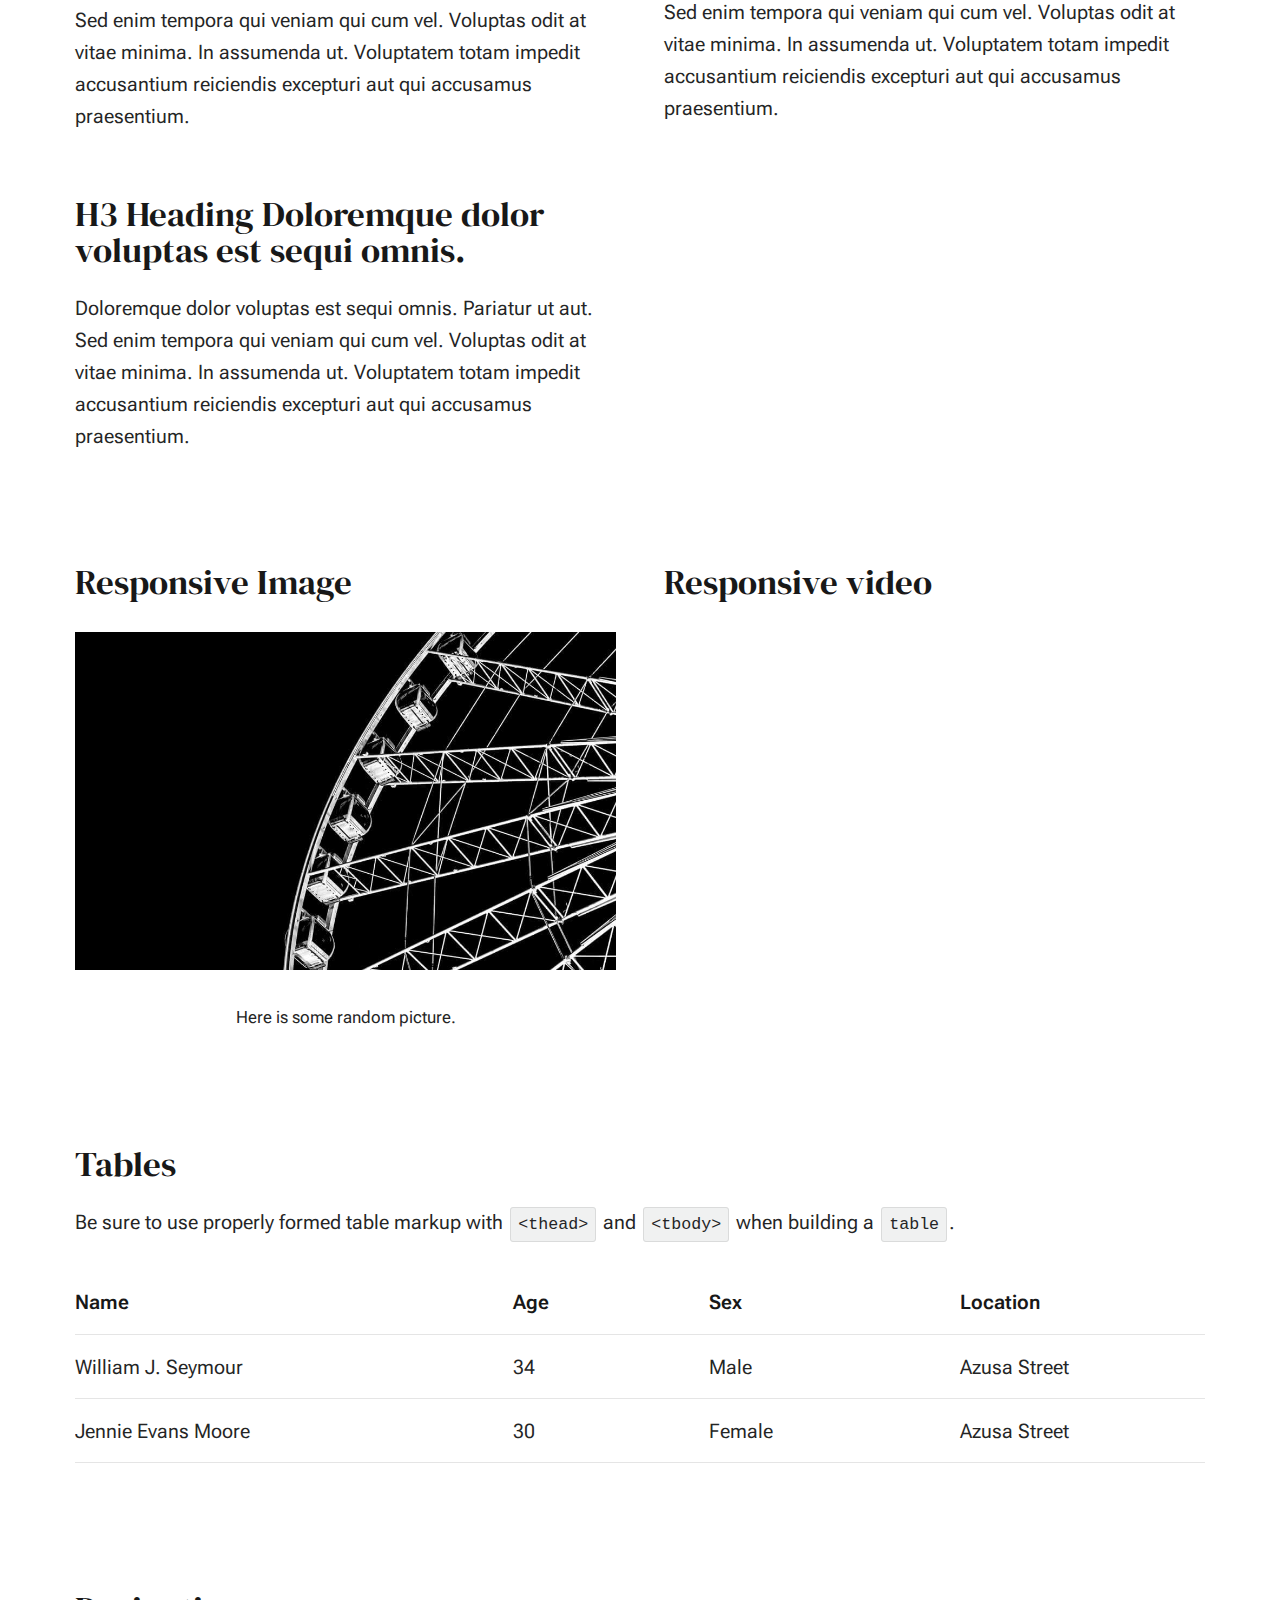
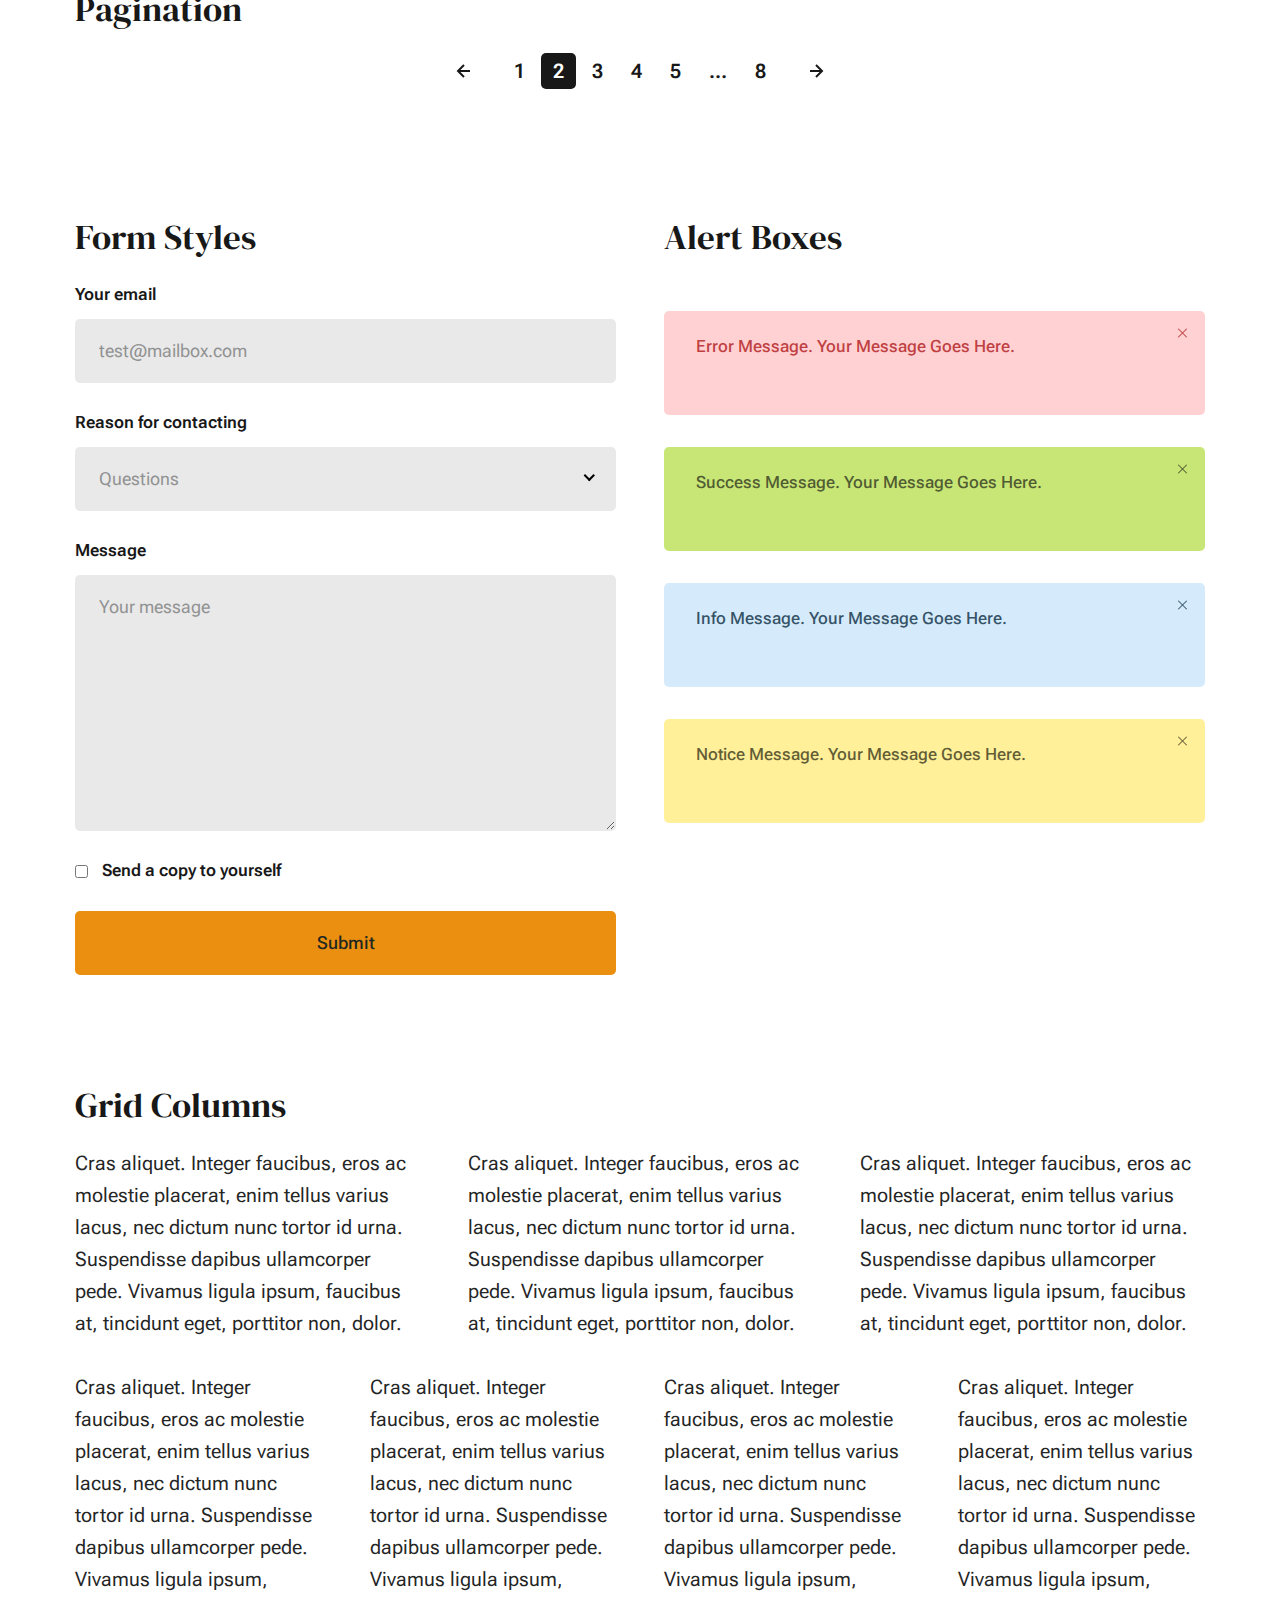
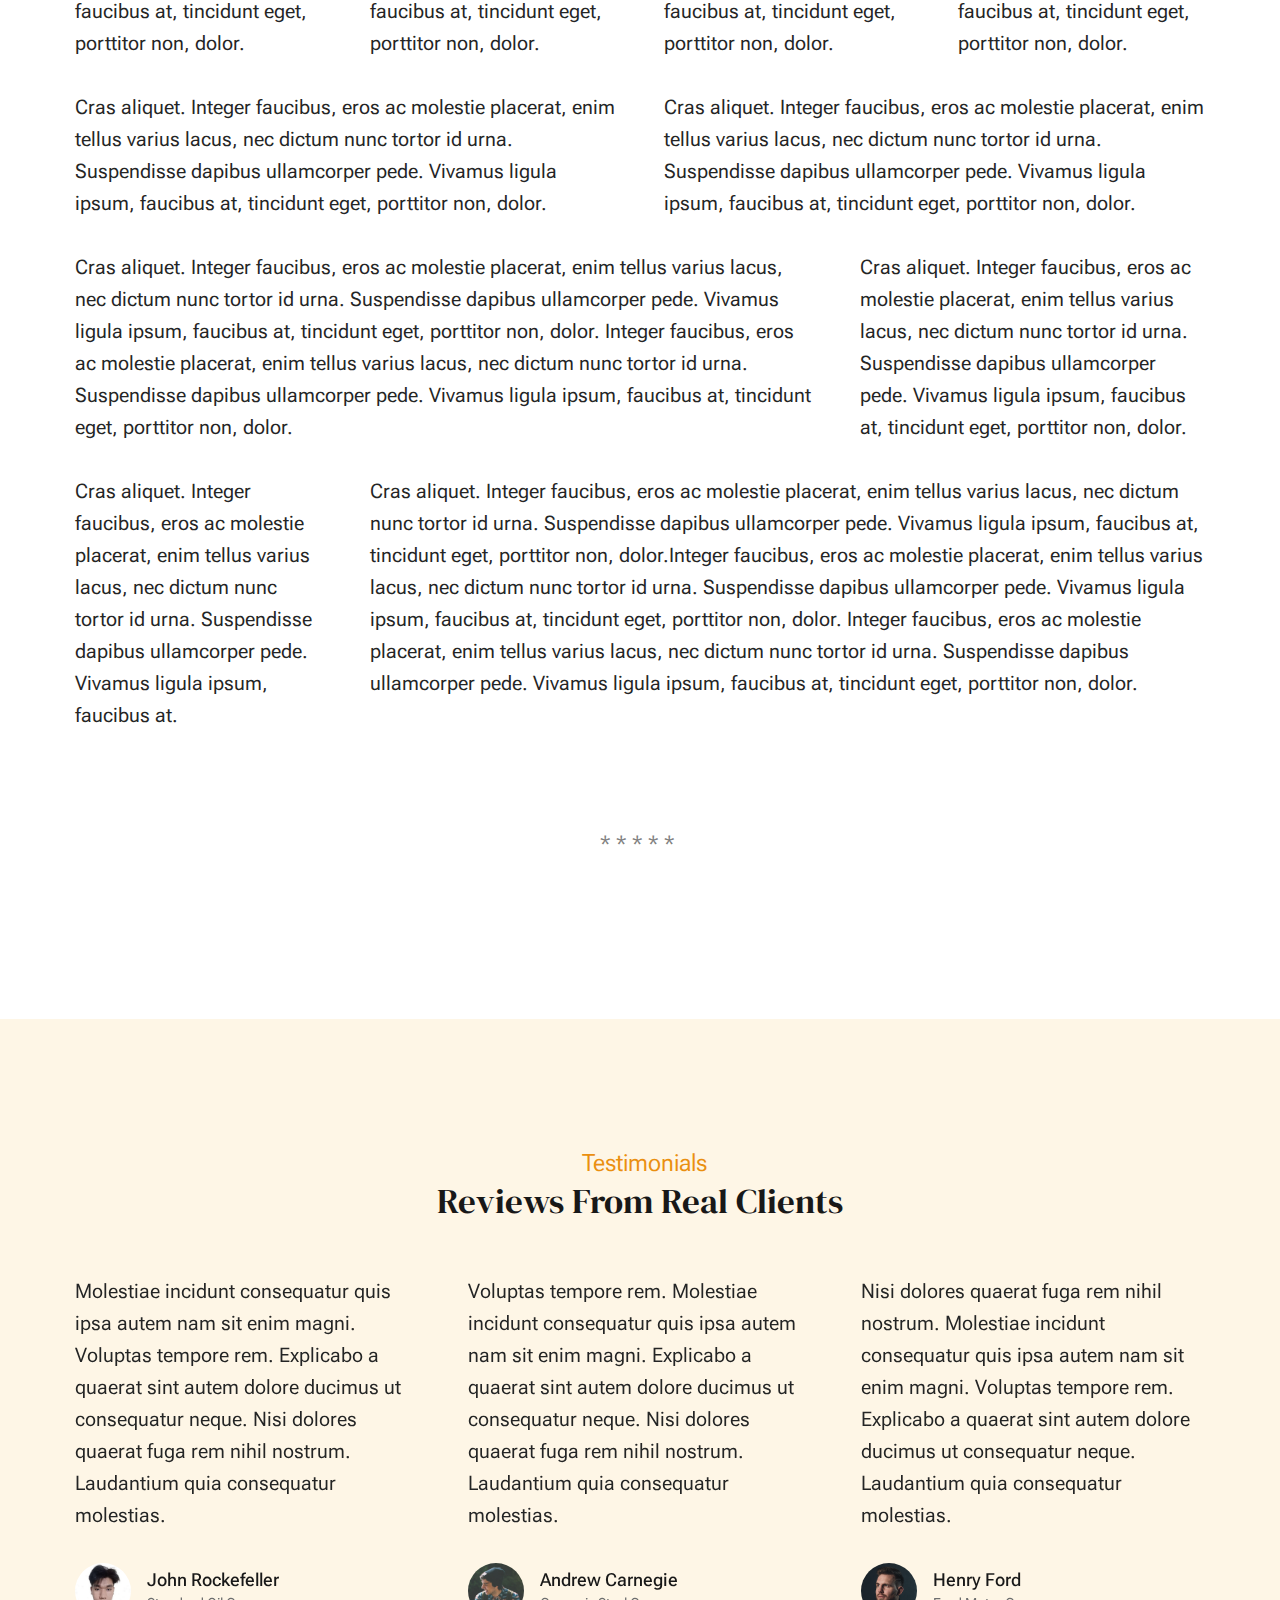
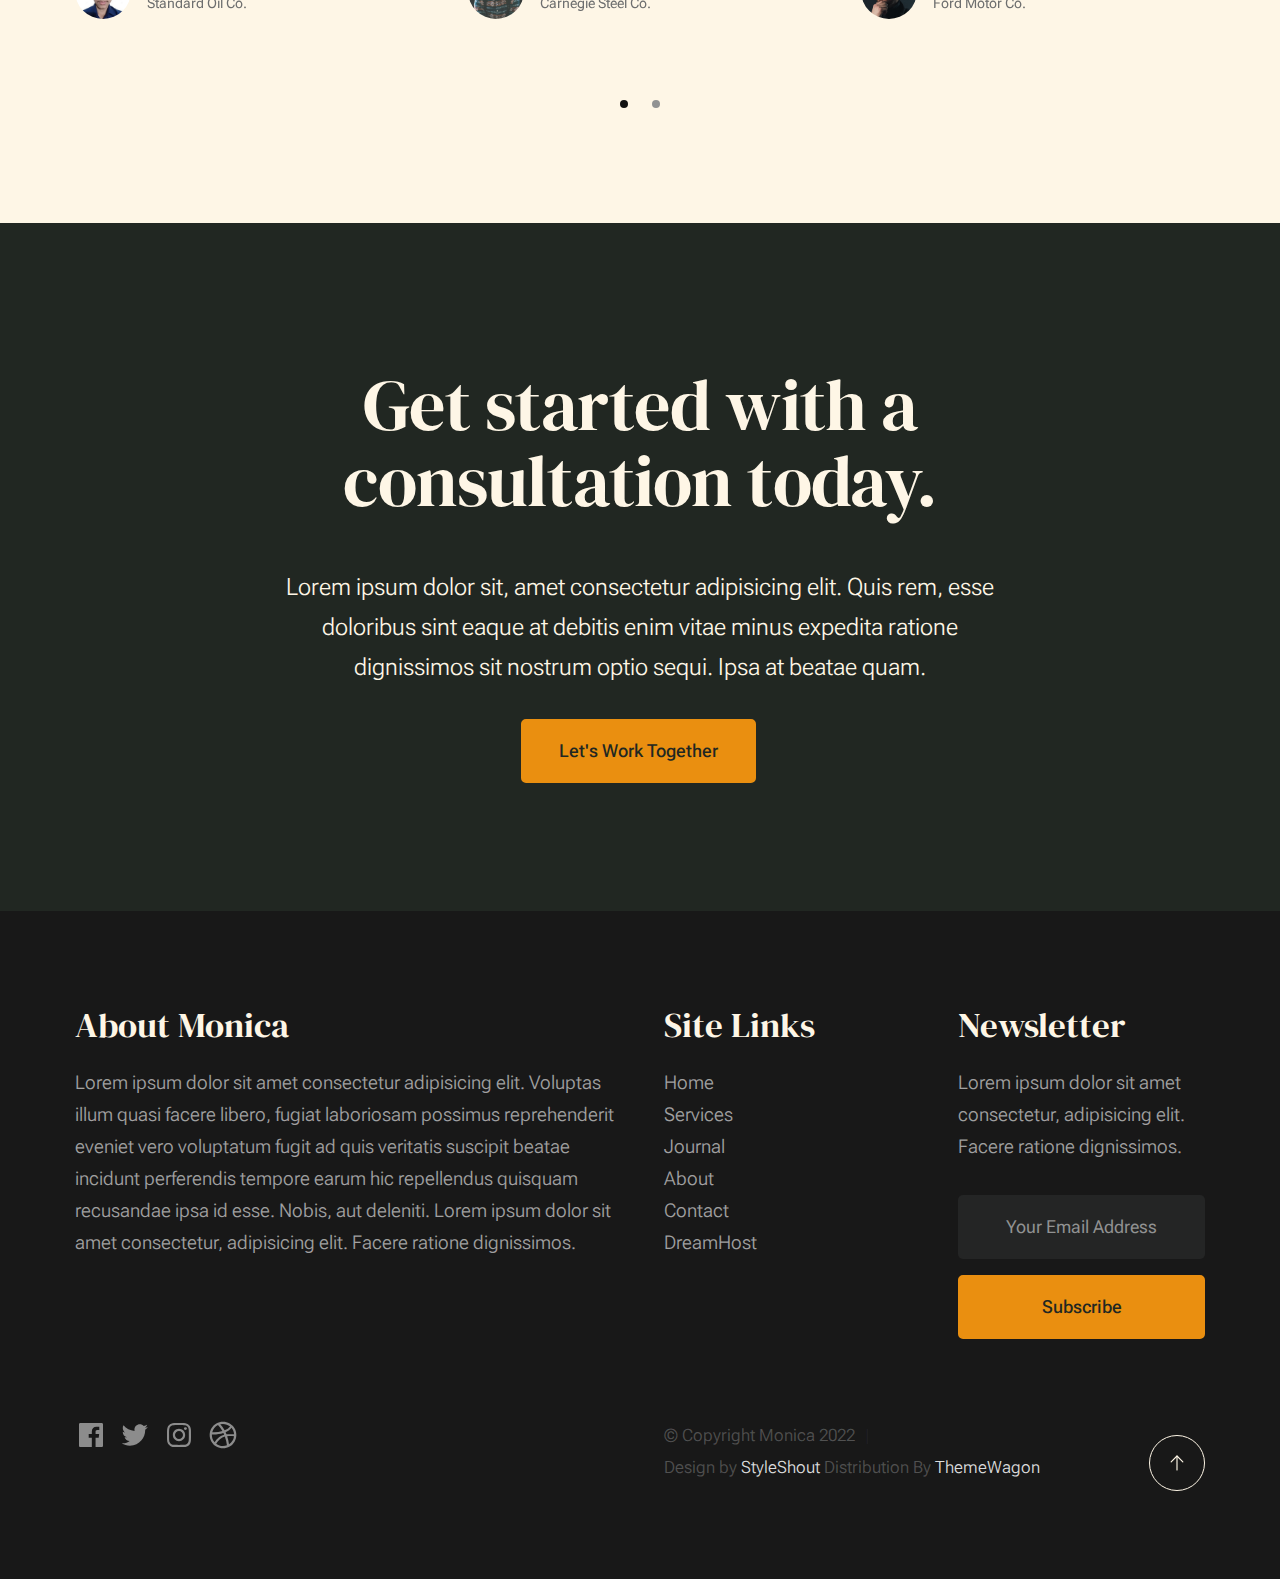
<file: styles.html>
<!DOCTYPE html>
<html lang="en" class="no-js" >
<head>

    <!--- basic page needs
    ================================================== -->
    <meta charset="utf-8">
    <meta name="viewport" content="width=device-width, initial-scale=1">
    <title>Styles - Monica</title>

    <script>
        document.documentElement.classList.remove('no-js');
        document.documentElement.classList.add('js');
    </script>

    <!-- CSS
    ================================================== -->
    <link rel="stylesheet" href="css/vendor.css">
    <link rel="stylesheet" href="css/styles.css">

    <!-- favicons
    ================================================== -->
    <link rel="apple-touch-icon" sizes="180x180" href="apple-touch-icon.png">
    <link rel="icon" type="image/png" sizes="32x32" href="favicon-32x32.png">
    <link rel="icon" type="image/png" sizes="16x16" href="favicon-16x16.png">
    <link rel="manifest" href="site.webmanifest">

</head>


<body id="top">


    <!-- preloader
    ================================================== -->
    <div id="preloader">
        <div id="loader" class="dots-fade">
            <div></div>
            <div></div>
            <div></div>
        </div>
    </div>


    <!-- page wrap
    ================================================== -->
    <div id="page" class="s-pagewrap">


        <!-- # site header 
        ================================================== -->
        <header class="s-header">

            <div class="row s-header__inner width-sixteen-col">

                <div class="s-header__block">
                    <div class="s-header__logo">
                        <a class="logo" href="index.html">
                            <img src="images/logo.svg" alt="Homepage">
                        </a>
                    </div>

                    <a class="s-header__menu-toggle" href="#0"><span>Menu</span></a>
                </div> <!-- end s-header__block -->

                <nav class="s-header__nav">
    
                    <ul class="s-header__menu-links">
                        <li><a href="about.html">About</a></li>
                        <li><a href="services.html">Services</a></li>
                        <li><a href="blog.html">Journal</a></li>
                        <li><a href="contact.html">Contact</a></li>
                    </ul> <!-- s-header__menu-links -->

                    <div class="s-header__contact">
                        <a href="contact.html" class="btn btn--primary s-header__contact-btn">Let's Work Together</a>                        
                    </div> <!-- s-header__contact -->
    
                </nav> <!-- end s-header__nav -->

            </div> <!-- end s-header__inner -->

        </header> <!-- end s-header -->


        <!-- # site main content
        ================================================== -->
        <section id="content" class="s-content">

               <section class="s-pageheader pageheader">
                    <div class="row">
                        <div class="column xl-12">
                            <h1 class="page-title">
                               Style Guide
                            </h1>                            
                        </div>
                    </div>
               </section> <!-- end pageheader --> 

               <section class="s-pagecontent pagecontent">

                    <div class="row row-x-center text-center">

                        <div class="column tab-12 xl-9">
            
                            <p class="lead">Lorem ipsum Officia elit ad tempor dolore est ex incididunt incididunt occaecat culpa deserunt 
                            sunt labore in cillum ullamco magna in Excepteur consequat in reprehenderit proident mollit incididunt officia commodo.
                            Duis ea officia sed dolor pariatur enim dolore dolore quis incididunt nulla exercitation commodo veniam et ea incididunt.
                            </p>
            
                            <hr>
                        </div>
            
                    </div> <!-- end row -->
            
                    <div class="row">
            
                        <div class="column mob-12 md-6 stack-on-900">
            
                            <h3>Paragraph and Image</h3>
            
                            <p><a href="#"><img width="120" height="120" class="u-pull-left" alt="sample-image" src="images/sample-image.jpg"></a>
                            Lorem ipsum dolor sit amet, consectetuer adipiscing elit. Donec libero. Suspendisse bibendum.Cras id urna. Morbi 
                            tincidunt, orci ac convallis aliquam, lectus turpis varius lorem, eu posuere nunc justo tempus leo. Donec mattis, 
                            purus nec placerat bibendum, dui pede condimentum odio, ac blandit ante orci ut diam. Cras fringilla magna. 
                            Phasellus suscipit, leo a pharetra condimentum, lorem tellus eleifend magna, eget fringilla velit magna id 
                            neque posuere nunc justo tempus leo. </p>
            
                            <p>
                            Lorem ipsum dolor sit amet, consectetuer adipiscing elit. Donec libero. Suspendisse bibendum. Cras id urna. 
                            Morbi tincidunt, orci ac convallis aliquam, lectus turpis varius lorem, eu posuere nunc justo tempus leo. 
                            Donec mattis, purus nec placerat bibendum, dui pede condimentumodio, ac blandit ante orci ut diam.	
                            </p>
            
                            <p>A <a href="#">link</a>,
                            <abbr title="this really isn't a very good description">abbrebation</abbr>,
                            <strong>strong text</strong>,
                            <em>em text</em>,
                            <del>deleted text</del>, and
                            <mark>this is a mark text.</mark>
                            <code>.code</code>
                            </p>
            
                        </div>
            
                        <div class="column mob-12 md-6">
            
                            <h3>Drop Caps</h3>
            
                            <p class="drop-cap">Far far away, behind the word mountains, far from the countries Vokalia and Consonantia,
                            there live the blind texts. Separated they live in Bookmarksgrove right at the coast of the
                            Semantics, a large language ocean. A small river named Duden flows by their place and supplies it with the 
                            necessary regelialia. Morbi tincidunt, orci ac convallis aliquam, lectus turpis varius lorem, 
                            euposuere nunc justo tempus leo. Donec mattis, purus nec placerat bibendum, dui pede condimentum odio, 
                            ac blandit ante orci ut diam. Cras fringilla magna. Phasellus suscipit, leo a pharetra condimentum, 
                            lorem tellus eleifend magna, eget fringilla velit magna id neque.
                            </p>
            
                            <h3>Small Print</h3>
            
                            <p><small>Lorem ipsum dolor sit amet, consectetuer adipiscing elit. Donec libero.</small></p>
                            
                    
            
                        </div>
            
                    </div> <!-- end row -->
            
                    <div class="row">
            
                        <div class="column xl-6 md-12">
            
                            <h3 class="u-add-bottom">Pull Quotes</h3>
            
                            <p>
                            Perspiciatis nemo unde et nobis modi consequatur officia amet. Ut enim 
                            tenetur provident maiores. Perspiciatis asperiores incidunt sequi 
                            quisquam. Enim aut. 
                            </p>
            
                            <figure class="pull-quote">
                                <blockquote>
                                    <p>
                                    When you look in the eyes of grace, when you meet grace, 
                                    when you embrace grace, when you see the nail prints in 
                                    grace’s hands and the fire in his eyes, when you feel his 
                                    relentless love for you - it will not motivate you to sin. 
                                    It will motivate you to righteousness.
                                    </p>
            
                                    <footer>
                                        <cite>Judah Smith</cite>
                                    </footer>
                                </blockquote>
                            </figure>
            
            
                        </div>
            
                        <div class="column xl-6 md-12">
            
                            <h3 class="h-add-bottom">Block Quotes</h3>
            
                            <blockquote cite="http://where-i-got-my-info-from.com">
                                <p>
                                For God so loved the world, that he gave his only Son, that whoever believes in 
                                him should not perish but have eternal life. For God did not send his Son into 
                                the world to condemn the world, but in order that the world might be 
                                saved through him.
                                </p>
            
                                <footer>
                                    <cite>
                                        <a href="#0">John 3:16-17 ESV</a>
                                    </cite>
                                </footer>
            
                            </blockquote>
            
                            <blockquote>
                                <p>There is a God-shaped vacuum in the heart of each man which cannot be satisfied 
                                by any created thing but only by God the Creator.</p>
            
                                <footer>
                                    <cite>Blaise Pascal</cite>
                                </footer>
            
                            </blockquote>
            
                        </div>
            
                    </div> <!-- end row -->
            
                    <div class="row u-add-half-bottom">
            
                        <div class="column xl-6 md-12">
            
                            <h3>Example Lists</h3>
            
                            <ol>
                                <li>Here is an example</li>
                                <li>of an ordered list.</li>
                                <li>A parent list item.
                                    <ul>
                                        <li>one</li>
                                        <li>two</li>
                                        <li>three</li>
                                    </ul>
                                    </li>
                                    <li>A list item.</li>
                                </ol>
            
                            <ul class="disc">
                                <li>Here is an example</li>
                                <li>of an unordered list.</li>
                            </ul>
            
                            <h3>Definition Lists</h3>
            
                            <h5>a) Multi-line Definitions (default) </h5>
            
                            <dl class="dictionary-style">
                                <dt><strong>This is a term</strong></dt>
                                    <dd>this is the definition of that term, which both live in a <code>dl</code>.</dd>
                                <dt><strong>Another Term</strong></dt>
                                    <dd>And it gets a definition too, which is this line</dd>
                                    <dd>This is a 2<sup>nd</sup> definition for a single term. A <code>dt</code> may be followed by multiple <code>dd</code>s.</dd>
                            </dl>
            
                            <h3 class="u-add-bottom">Skill Bars</h3>
            
                            <ul class="skill-bars">
                                <li>
                                <div class="progress percent90"><span>90%</span></div>
                                <strong>HTML</strong>
                                </li>
                                <li>
                                <div class="progress percent85"><span>85%</span></div>
                                <strong>CSS</strong>
                                </li>
                                <li>
                                <div class="progress percent70"><span>70%</span></div>
                                <strong>Javascript</strong>
                                </li>
                                <li>
                                <div class="progress percent95"><span>95%</span></div>
                                <strong>PHP</strong>
                                </li>
                                <li>
                                <div class="progress percent75"><span>75%</span></div>
                                <strong>Illustrator</strong>
                                </li>
                                <li>
                                <div class="progress percent90"><span>90%</span></div>
                                <strong>Figma</strong>
                                </li>
                            </ul>
            
                        </div>
            
                        <div class="column xl-6 md-12">
            
                            <h3 class="u-add-bottom">Buttons</h3>
            
                            <p>
                                <a class="btn btn--primary u-fullwidth" href="#0">Primary Button</a>
                                <a class="btn u-fullwidth" href="#0">Default Button</a>
                                <a class="btn btn--stroke u-fullwidth" href="#0">Stroke Button</a>
                            </p>
            
                            <h3>Stats Tabs</h3>
            
                            <ul class="stats-tabs">
                                <li><a href="#0">1,234 <em>Peter</em></a></li>
                                <li><a href="#0">567 <em>James</em></a></li>
                                <li><a href="#0">23,456 <em>John</em></a></li>
                                <li><a href="#0">3,456 <em>Andrew</em></a></li>
                                <li><a href="#0">456 <em>Philip</em></a></li>
                                <li><a href="#0">26 <em>Matthew</em></a></li>
                            </ul>
            
                            <h3 class="u-add-bottom">Code</h3>
            
<pre><code class="language-css">
    code {
    font-size: 1.4rem;
    margin: 0 .2rem;
    padding: .2rem .6rem;
    white-space: nowrap;
    background: #F1F1F1;
    border: 1px solid #E1E1E1;	
    border-radius: 3px;
    }
</code></pre>
            
                        </div>
            
                    </div> <!-- end row -->
            
                    <div class="row u-add-half-bottom">
            
                        <div class="column xl-6 md-12">
                                
                            <h1>H1 Heading Doloremque dolor voluptas est sequi omnis.</h1>
                            <p>Doloremque dolor voluptas est sequi omnis. Pariatur ut aut. Sed enim tempora qui veniam qui cum vel. 
                            Voluptas odit at vitae minima. In assumenda ut. Voluptatem totam impedit accusantium reiciendis excepturi aut qui accusamus praesentium.</p>
            
                            <h2>H2 Heading Doloremque dolor voluptas est sequi omnis.</h2>
                            <p>Doloremque dolor voluptas est sequi omnis. Pariatur ut aut. Sed enim tempora qui veniam qui cum vel. 
                            Voluptas odit at vitae minima. In assumenda ut. Voluptatem totam impedit accusantium reiciendis excepturi aut qui accusamus praesentium.</p>
            
                            <h3>H3 Heading Doloremque dolor voluptas est sequi omnis.</h3>
                            <p>Doloremque dolor voluptas est sequi omnis. Pariatur ut aut. Sed enim tempora qui veniam qui cum vel. 
                            Voluptas odit at vitae minima. In assumenda ut. Voluptatem totam impedit accusantium reiciendis excepturi aut qui accusamus praesentium.</p>
            
                            
                        </div>
            
                        <div class="column xl-6 md-12">
                            <h4>H4 Heading Doloremque dolor voluptas est sequi omnis.</h4>
                            <p>Doloremque dolor voluptas est sequi omnis. Pariatur ut aut. Sed enim tempora qui veniam qui cum vel. 
                            Voluptas odit at vitae minima. In assumenda ut. Voluptatem totam impedit accusantium reiciendis excepturi aut qui accusamus praesentium.</p>
            
                            <h5>H5 Heading Doloremque dolor voluptas est sequi omnis.</h5>
                            <p>Doloremque dolor voluptas est sequi omnis. Pariatur ut aut. Sed enim tempora qui veniam qui cum vel. 
                            Voluptas odit at vitae minima. In assumenda ut. Voluptatem totam impedit accusantium reiciendis excepturi aut qui accusamus praesentium.</p>
            
                            <h6>H6 Heading Doloremque dolor voluptas est sequi omnis.</h6>
                            <p>Doloremque dolor voluptas est sequi omnis. Pariatur ut aut. Sed enim tempora qui veniam qui cum vel. 
                            Voluptas odit at vitae minima. In assumenda ut. Voluptatem totam impedit accusantium reiciendis excepturi aut qui accusamus praesentium.</p>
                
                            
                        </div>
            
                    </div> <!-- end row -->
            
                    <div class="row u-add-half-bottom">
            
                        <div class="column xl-6 md-12">
            
                            <h3 class="u-add-bottom">Responsive Image</h3>
            
                            <figure>
                                <img src="images/wheel-500.jpg" 
                                srcset="images/wheel-1000.jpg 1000w, 
                                images/wheel-500.jpg 500w" 
                                sizes="(max-width: 1000px) 100vw, 1000px" alt="">
            
                                <figcaption>
                                    Here is some random picture.
                                </figcaption>
                            </figure>
            
                        </div>
            
                        <div class="column xl-6 md-12">
            
                            <h3 class="u-add-bottom">Responsive video</h3>
            
                            <div class="video-container">
                            <iframe src="https://player.vimeo.com/video/14592941?color=00a650&title=0&byline=0&portrait=0" width="500" height="281" frameborder="0" webkitallowfullscreen mozallowfullscreen allowfullscreen></iframe> 
                            </div>
            
                        </div>
                        
                    </div> <!-- end row -->
            
                    <div class="row u-add-bottom">
            
                        <div class="column xl-12">
            
                            <h3>Tables</h3>
                            <p>Be sure to use properly formed table markup with <code>&lt;thead&gt;</code> and <code>&lt;tbody&gt;</code> when building a <code>table</code>.</p>
            
                            <div class="table-responsive">
            
                                <table>
                                        <thead>
                                        <tr>
                                            <th>Name</th>
                                            <th>Age</th>
                                            <th>Sex</th>
                                            <th>Location</th>
                                        </tr>
                                        </thead>
                                        <tbody>
                                        <tr>
                                            <td>William J. Seymour</td>
                                            <td>34</td>
                                            <td>Male</td>
                                            <td>Azusa Street</td>
                                        </tr>
                                        <tr>
                                            <td>Jennie Evans Moore</td>
                                            <td>30</td>
                                            <td>Female</td>
                                            <td>Azusa Street</td>
                                        </tr>
                                        </tbody>
                                </table>
            
                            </div>
            
                        </div>
                        
                    </div> <!-- end row -->
            
                    <div class="row">
            
                        <div class="column xl-12">
                            <h3>Pagination</h3>
            
                            <nav class="pgn">
                                <ul>
                                    <li>
                                        <a class="pgn__prev" href="#0">
                                            <svg xmlns="http://www.w3.org/2000/svg" width="24" height="24" viewBox="0 0 24 24"><path d="M12.707 17.293L8.414 13H18v-2H8.414l4.293-4.293-1.414-1.414L4.586 12l6.707 6.707z"/></svg>
                                        </a>
                                    </li>
                                    <li><a class="pgn__num" href="#0">1</a></li>
                                    <li><span class="pgn__num current">2</span></li>
                                    <li><a class="pgn__num" href="#0">3</a></li>
                                    <li><a class="pgn__num" href="#0">4</a></li>
                                    <li><a class="pgn__num" href="#0">5</a></li>
                                    <li><span class="pgn__num dots">…</span></li>
                                    <li><a class="pgn__num" href="#0">8</a></li>
                                    <li>
                                        <a class="pgn__next" href="#0">
                                            <svg xmlns="http://www.w3.org/2000/svg" width="24" height="24" viewBox="0 0 24 24"><path d="M11.293 17.293l1.414 1.414L19.414 12l-6.707-6.707-1.414 1.414L15.586 11H6v2h9.586z"/></svg>
                                        </a>
                                    </li>
                                </ul>
                            </nav>
                        </div>
            
                    </div> <!-- end row -->
            
                    <div class="row">
            
                        <div class="column xl-6 md-12">
            
                            <h3 class="u-add-bottom">Form Styles</h3>
            
                            <form>
                                <div>
                                    <label for="sampleInput">Your email</label>
                                    <input class="u-fullwidth" type="email" placeholder="test@mailbox.com" id="sampleInput">
                                </div>
                                <div>
                                    <label for="sampleRecipientInput">Reason for contacting</label>
                                    <div class="ss-custom-select">
                                        <select class="u-fullwidth" id="sampleRecipientInput">
                                            <option value="Option 1">Questions</option>
                                            <option value="Option 2">Report</option>
                                            <option value="Option 3">Others</option>
                                        </select>
                                    </div>
                                </div>
                                
                                <label for="exampleMessage">Message</label>
                                <textarea class="u-fullwidth" placeholder="Your message" id="exampleMessage"></textarea>
            
                                <label class="u-add-bottom">
                                    <input type="checkbox">
                                    <span class="label-text">Send a copy to yourself</span>
                                </label>
                            
                                <input class="btn--primary u-fullwidth" type="submit" value="Submit">
                            </form>
            
                        </div>
            
                        <div class="column xl-6 md-12">
            
                            <h3>Alert Boxes</h3>
            
                            <br>
                            
                            <div class="alert-box alert-box--error">
                                <p>Error Message. Your Message Goes Here.</p>
                                <span class="alert-box__close"></span>
                            </div><!-- end error -->
                                    
                            <div class="alert-box alert-box--success">
                                <p>Success Message. Your Message Goes Here.</p>
                                <span class="alert-box__close"></span>
                            </div><!-- end success -->
                                    
                            <div class="alert-box alert-box--info">
                                <p>Info Message. Your Message Goes Here.</p>
                                <span class="alert-box__close"></span>
                            </div><!-- end info -->
                                    
                            <div class="alert-box alert-box--notice">
                                <p>Notice Message. Your Message Goes Here.</p>
                                <span class="alert-box__close"></span>
                            </div><!-- end notice -->
                        
                        </div>
            
                    </div> <!-- end row -->
            
                    <div class="row">
            
                        <div class="xl-12 column">
                        <h3 class="half-bottom">Grid Columns</h3>
                        </div>
            
                    </div> <!-- Row End-->
            
                    <!--<h4>1/3 Columns</h4>  -->
            
                    <div class="row">
            
                        <div class="xl-4 md-12 column">
                            <p>
                            Cras aliquet. Integer faucibus, eros ac molestie placerat, enim tellus varius lacus,
                            nec dictum nunc tortor id urna. Suspendisse dapibus ullamcorper pede. Vivamus ligula ipsum,
                            faucibus at, tincidunt eget, porttitor non, dolor. 
                            </p>
                        </div>
            
                        <div class="xl-4 md-12 column">
                            <p>
                            Cras aliquet. Integer faucibus, eros ac molestie placerat, enim tellus varius lacus,
                            nec dictum nunc tortor id urna. Suspendisse dapibus ullamcorper pede. Vivamus ligula ipsum,
                            faucibus at, tincidunt eget, porttitor non, dolor. 
                            </p>
                        </div>
            
                        <div class="xl-4 md-12 column">
                            <p>
                            Cras aliquet. Integer faucibus, eros ac molestie placerat, enim tellus varius lacus,
                            nec dictum nunc tortor id urna. Suspendisse dapibus ullamcorper pede. Vivamus ligula ipsum,
                            faucibus at, tincidunt eget, porttitor non, dolor. 
                            </p>
                        </div>
            
                    </div>
            
                    <!--<h4>1/4 Columns</h4>  -->
            
                    <div class="row">
            
                        <div class="xl-3 md-6 tab-12 column">
                            <p>
                            Cras aliquet. Integer faucibus, eros ac molestie placerat, enim tellus varius lacus,
                            nec dictum nunc tortor id urna. Suspendisse dapibus ullamcorper pede. Vivamus ligula ipsum,
                            faucibus at, tincidunt eget, porttitor non, dolor. 
                            </p>
                        </div>
            
                        <div class="xl-3 md-6 tab-12 column">
                            <p>
                            Cras aliquet. Integer faucibus, eros ac molestie placerat, enim tellus varius lacus,
                            nec dictum nunc tortor id urna. Suspendisse dapibus ullamcorper pede. Vivamus ligula ipsum,
                            faucibus at, tincidunt eget, porttitor non, dolor. 
                            </p>
                        </div>
            
                        <div class="xl-3 md-6 tab-12 column">
                            <p>
                            Cras aliquet. Integer faucibus, eros ac molestie placerat, enim tellus varius lacus,
                            nec dictum nunc tortor id urna. Suspendisse dapibus ullamcorper pede. Vivamus ligula ipsum,
                            faucibus at, tincidunt eget, porttitor non, dolor. 
                            </p>
                        </div>
            
                        <div class="xl-3 md-6 tab-12 column">
                            <p>
                            Cras aliquet. Integer faucibus, eros ac molestie placerat, enim tellus varius lacus,
                            nec dictum nunc tortor id urna. Suspendisse dapibus ullamcorper pede. Vivamus ligula ipsum,
                            faucibus at, tincidunt eget, porttitor non, dolor. 
                            </p>
                        </div>
            
                    </div>
            
                    <!--<h4>1/2 Columns</h4>  -->
            
                    <div class="row">
            
                        <div class="xl-6 tab-12 column">
                            <p>
                            Cras aliquet. Integer faucibus, eros ac molestie placerat, enim tellus varius lacus,
                            nec dictum nunc tortor id urna. Suspendisse dapibus ullamcorper pede. Vivamus ligula ipsum,
                            faucibus at, tincidunt eget, porttitor non, dolor. 
                            </p>
                        </div>
            
                        <div class="xl-6 tab-12 column">
                            <p>
                            Cras aliquet. Integer faucibus, eros ac molestie placerat, enim tellus varius lacus,
                            nec dictum nunc tortor id urna. Suspendisse dapibus ullamcorper pede. Vivamus ligula ipsum,
                            faucibus at, tincidunt eget, porttitor non, dolor. 
                            </p>
                        </div>
            
                    </div>
            
                    <!--<h4>2/3 Columns</h4>  -->
            
                    <div class="row">
            
                        <div class="xl-8 md-7 tab-12 column">
                            <p>
                            Cras aliquet. Integer faucibus, eros ac molestie placerat, enim tellus varius lacus,
                            nec dictum nunc tortor id urna. Suspendisse dapibus ullamcorper pede. Vivamus ligula ipsum,
                            faucibus at, tincidunt eget, porttitor non, dolor. Integer faucibus, eros ac molestie placerat, enim tellus varius lacus,
                            nec dictum nunc tortor id urna. Suspendisse dapibus ullamcorper pede. Vivamus ligula ipsum,
                            faucibus at, tincidunt eget, porttitor non, dolor.
                            </p>
                        </div>
            
                        <div class="xl-4 md-5 tab-12 column">
                            <p>
                            Cras aliquet. Integer faucibus, eros ac molestie placerat, enim tellus varius lacus,
                            nec dictum nunc tortor id urna. Suspendisse dapibus ullamcorper pede. Vivamus ligula ipsum,
                            faucibus at, tincidunt eget, porttitor non, dolor. 
                            </p>
                        </div>
            
                    </div>
            
                    <!--<h4>3/4 Columns</h4>  -->
            
                    <div class="row">
            
                        <div class="xl-3 md-5 tab-12 column">
                            <p>
                            Cras aliquet. Integer faucibus, eros ac molestie placerat, enim tellus varius lacus,
                            nec dictum nunc tortor id urna. Suspendisse dapibus ullamcorper pede. Vivamus ligula ipsum,
                            faucibus at. 
                            </p>
                        </div>
            
                        <div class="xl-9 md-7 tab-12 column">
                            <p>
                            Cras aliquet. Integer faucibus, eros ac molestie placerat, enim tellus varius lacus,
                            nec dictum nunc tortor id urna. Suspendisse dapibus ullamcorper pede. Vivamus ligula ipsum,
                            faucibus at, tincidunt eget, porttitor non, dolor.Integer faucibus, eros ac molestie placerat, enim tellus varius lacus,
                            nec dictum nunc tortor id urna. Suspendisse dapibus ullamcorper pede. Vivamus ligula ipsum,
                            faucibus at, tincidunt eget, porttitor non, dolor. Integer faucibus, eros ac molestie placerat, enim tellus varius lacus,
                            nec dictum nunc tortor id urna. Suspendisse dapibus ullamcorper pede. Vivamus ligula ipsum,
                            faucibus at, tincidunt eget, porttitor non, dolor.
                            </p>
                        </div>
            
                    </div> 
            
                    <hr class="fancy">

               </section> <!-- pagecontent -->

               <section class="s-testimonials">

                    <div class="s-testimonials__header row row-x-center text-center">
                        <div class="column xl-8 lg-12">
        
                            <p class="text-pretitle">
                            Testimonials
                            </p>
                            <h3>
                            Reviews From Real Clients
                            </h3>                        
        
                        </div>
                    </div> <!--end s-testimonials__header -->

                    <div class="row s-testimonials__content">
                        <div class="column xl-12 testimonials">

                            <div class="swiper-container testimonials__slider page-slider">

                                <div class="swiper-wrapper">
                                    <div class="testimonials__slide swiper-slide">
                                        <p>
                                        Molestiae incidunt consequatur quis ipsa autem nam sit enim magni. Voluptas tempore rem. 
                                        Explicabo a quaerat sint autem dolore ducimus ut consequatur neque. Nisi dolores quaerat fuga rem nihil nostrum.
                                        Laudantium quia consequatur molestias.
                                        </p>
                                        <div class="testimonials__author">
                                            <img src="images/avatars/user-01.jpg" alt="Author image" class="testimonials__avatar">
                                            <cite class="testimonials__cite">
                                                <strong>John Rockefeller</strong>
                                                <span>Standard Oil Co.</span>
                                            </cite>
                                        </div>
                                    </div>
                                    <div class="testimonials__slide swiper-slide">
                                        <p>
                                        Voluptas tempore rem. Molestiae incidunt consequatur quis ipsa autem nam sit enim magni. 
                                        Explicabo a quaerat sint autem dolore ducimus ut consequatur neque. Nisi dolores quaerat fuga rem nihil nostrum.
                                        Laudantium quia consequatur molestias.
                                        </p>
                                        <div class="testimonials__author">
                                            <img src="images/avatars/user-04.jpg" alt="Author image" class="testimonials__avatar">
                                            <cite class="testimonials__cite">
                                                <strong>Andrew Carnegie</strong>
                                                <span>Carnegie Steel Co.</span>
                                            </cite>
                                        </div>
                                    </div>
                                    <div class="testimonials__slide swiper-slide">
                                        <p>
                                        Nisi dolores quaerat fuga rem nihil nostrum. Molestiae incidunt consequatur quis ipsa autem nam sit enim magni. 
                                        Voluptas tempore rem. Explicabo a quaerat sint autem dolore ducimus ut consequatur neque. 
                                        Laudantium quia consequatur molestias.
                                        </p>
                                        <div class="testimonials__author">
                                            <img src="images/avatars/user-06.jpg" alt="Author image" class="testimonials__avatar">
                                            <cite class="testimonials__cite">
                                                <strong>Henry Ford</strong>
                                                <span>Ford Motor Co.</span>
                                            </cite>
                                        </div>
                                    </div>
                                    <div class="testimonials__slide swiper-slide">
                                        <p>
                                        Molestiae incidunt consequatur quis ipsa autem nam sit enim magni. Voluptas tempore rem. 
                                        Explicabo a quaerat sint autem dolore ducimus ut consequatur neque. Nisi dolores quaerat fuga rem nihil nostrum.
                                        Laudantium quia consequatur molestias.
                                        </p>
                                        <div class="testimonials__author">
                                            <img src="images/avatars/user-02.jpg" alt="Author image" class="testimonials__avatar">
                                            <cite class="testimonials__cite">
                                                <strong>John Morgan</strong>
                                                <span>JP Morgan & Co.</span>
                                            </cite>
                                        </div>
                                    </div> 
                                </div> <!-- end swiper-wrapper --> 

                                <div class="swiper-pagination"></div>

                            </div> <!--end testimonials__slider --> 

                        </div> <!-- testimonials -->
                    </div> <!--end s-testimonials__content -->

               </section> <!-- end s-testimonials -->

        </section> <!-- s-content-->

        <!-- # cta
        ================================================== -->
        <section id="cta" class="s-cta">

            <div class="row row-x-center text-center">
                <div class="column xl-8 lg-12">

                    <div class="s-cta__content">
                        <h2 class="text-display-title">
                        Get started with a consultation today.
                        </h2>
                        <p class="lead">
                        Lorem ipsum dolor sit, amet consectetur adipisicing elit. Quis rem, esse doloribus sint eaque at debitis enim vitae minus expedita ratione dignissimos sit nostrum optio sequi. Ipsa at beatae quam.
                        </p>
                        <a href="contact.html" class="btn btn--primary">Let's Work Together</a>
                    </div>

                </div>
            </div>

        </section> <!-- end s-cta -->


        <!-- # footer 
        ================================================== -->
        <footer class="s-footer">
            <div class="row s-footer__content">
                <div class="column xl-6 lg-6 md-12 s-footer__block s-footer__about">                    
                    <h3>About Monica</h3>
                    <p>
                    Lorem ipsum dolor sit amet consectetur adipisicing elit. Voluptas illum quasi facere libero, 
                    fugiat laboriosam possimus reprehenderit eveniet vero voluptatum fugit ad quis veritatis suscipit beatae 
                    incidunt perferendis tempore earum hic repellendus quisquam recusandae ipsa id esse. Nobis, aut deleniti.
                    Lorem ipsum dolor sit amet consectetur, adipisicing elit. Facere ratione dignissimos.
                    </p>               
                </div>                
                <div class="column xl-3 lg-6 md-12 s-footer__block s-footer__site-links">
                    <h3>Site Links</h3>
                    <ul class="link-list">
                        <li><a href="index.html">Home</a></li>
                        <li><a href="services.html">Services</a></li>
                        <li><a href="blog.html">Journal</a></li>
                        <li><a href="about.html">About</a></li>
                        <li><a href="contact.html">Contact</a></li>
                        <li><a href="https://www.dreamhost.com/r.cgi?287326">DreamHost</a></li>
                    </ul>
                </div>
                <div class="column xl-3 lg-6 md-12 tab-12 s-footer__block s-footer__newsletter">
                    <h3>Newsletter</h3>

                    <p>
                    Lorem ipsum dolor sit amet consectetur, adipisicing elit. Facere ratione dignissimos.
                    </p>

                    <div class="subscribe-form">
                        <form id="mc-form" class="mc-form">
                            <input type="email" name="EMAIL" id="mce-EMAIL" class="u-fullwidth text-center" placeholder="Your Email Address" title="The domain portion of the email address is invalid (the portion after the @)." pattern="^([^\x00-\x20\x22\x28\x29\x2c\x2e\x3a-\x3c\x3e\x40\x5b-\x5d\x7f-\xff]+|\x22([^\x0d\x22\x5c\x80-\xff]|\x5c[\x00-\x7f])*\x22)(\x2e([^\x00-\x20\x22\x28\x29\x2c\x2e\x3a-\x3c\x3e\x40\x5b-\x5d\x7f-\xff]+|\x22([^\x0d\x22\x5c\x80-\xff]|\x5c[\x00-\x7f])*\x22))*\x40([^\x00-\x20\x22\x28\x29\x2c\x2e\x3a-\x3c\x3e\x40\x5b-\x5d\x7f-\xff]+|\x5b([^\x0d\x5b-\x5d\x80-\xff]|\x5c[\x00-\x7f])*\x5d)(\x2e([^\x00-\x20\x22\x28\x29\x2c\x2e\x3a-\x3c\x3e\x40\x5b-\x5d\x7f-\xff]+|\x5b([^\x0d\x5b-\x5d\x80-\xff]|\x5c[\x00-\x7f])*\x5d))*(\.\w{2,})+$" required>
                            <input type="submit" name="subscribe" value="Subscribe" class="btn btn--primary btn--small u-fullwidth">
                            <!-- <div style="position: absolute; left: -5000px;" aria-hidden="true"><input type="text" name="b_cdb7b577e41181934ed6a6a44_9a91cfe7b3" tabindex="-1" value=""></div> -->
                            <div class="mc-status"></div>
                        </form>
                    </div>
                </div>
            </div>    
            
            <div class="row s-footer__bottom">
                <div class="column xl-6 lg-12">
                    <ul class="s-footer__social social-list">
                        <li>
                            <a href="#0">
                                <svg xmlns="http://www.w3.org/2000/svg" width="24" height="24" viewBox="0 0 24 24" style="fill:rgba(0, 0, 0, 1);transform:;-ms-filter:"><path d="M20,3H4C3.447,3,3,3.448,3,4v16c0,0.552,0.447,1,1,1h8.615v-6.96h-2.338v-2.725h2.338v-2c0-2.325,1.42-3.592,3.5-3.592 c0.699-0.002,1.399,0.034,2.095,0.107v2.42h-1.435c-1.128,0-1.348,0.538-1.348,1.325v1.735h2.697l-0.35,2.725h-2.348V21H20 c0.553,0,1-0.448,1-1V4C21,3.448,20.553,3,20,3z"></path></svg>
                                <span class="u-screen-reader-text">Facebook</span>
                            </a>
                        </li>
                        <li>
                            <a href="#0">
                                <svg xmlns="http://www.w3.org/2000/svg" width="24" height="24" viewBox="0 0 24 24" style="fill:rgba(0, 0, 0, 1);transform:;-ms-filter:"><path d="M19.633,7.997c0.013,0.175,0.013,0.349,0.013,0.523c0,5.325-4.053,11.461-11.46,11.461c-2.282,0-4.402-0.661-6.186-1.809 c0.324,0.037,0.636,0.05,0.973,0.05c1.883,0,3.616-0.636,5.001-1.721c-1.771-0.037-3.255-1.197-3.767-2.793 c0.249,0.037,0.499,0.062,0.761,0.062c0.361,0,0.724-0.05,1.061-0.137c-1.847-0.374-3.23-1.995-3.23-3.953v-0.05 c0.537,0.299,1.16,0.486,1.82,0.511C3.534,9.419,2.823,8.184,2.823,6.787c0-0.748,0.199-1.434,0.548-2.032 c1.983,2.443,4.964,4.04,8.306,4.215c-0.062-0.3-0.1-0.611-0.1-0.923c0-2.22,1.796-4.028,4.028-4.028 c1.16,0,2.207,0.486,2.943,1.272c0.91-0.175,1.782-0.512,2.556-0.973c-0.299,0.935-0.936,1.721-1.771,2.22 c0.811-0.088,1.597-0.312,2.319-0.624C21.104,6.712,20.419,7.423,19.633,7.997z"></path></svg>
                                <span class="u-screen-reader-text">Twitter</span>
                            </a>
                        </li>
                        <li>
                            <a href="#0">
                                <svg xmlns="http://www.w3.org/2000/svg" width="24" height="24" viewBox="0 0 24 24" style="fill:rgba(0, 0, 0, 1);transform:;-ms-filter:"><path d="M11.999,7.377c-2.554,0-4.623,2.07-4.623,4.623c0,2.554,2.069,4.624,4.623,4.624c2.552,0,4.623-2.07,4.623-4.624 C16.622,9.447,14.551,7.377,11.999,7.377L11.999,7.377z M11.999,15.004c-1.659,0-3.004-1.345-3.004-3.003 c0-1.659,1.345-3.003,3.004-3.003s3.002,1.344,3.002,3.003C15.001,13.659,13.658,15.004,11.999,15.004L11.999,15.004z"></path><circle cx="16.806" cy="7.207" r="1.078"></circle><path d="M20.533,6.111c-0.469-1.209-1.424-2.165-2.633-2.632c-0.699-0.263-1.438-0.404-2.186-0.42 c-0.963-0.042-1.268-0.054-3.71-0.054s-2.755,0-3.71,0.054C7.548,3.074,6.809,3.215,6.11,3.479C4.9,3.946,3.945,4.902,3.477,6.111 c-0.263,0.7-0.404,1.438-0.419,2.186c-0.043,0.962-0.056,1.267-0.056,3.71c0,2.442,0,2.753,0.056,3.71 c0.015,0.748,0.156,1.486,0.419,2.187c0.469,1.208,1.424,2.164,2.634,2.632c0.696,0.272,1.435,0.426,2.185,0.45 c0.963,0.042,1.268,0.055,3.71,0.055s2.755,0,3.71-0.055c0.747-0.015,1.486-0.157,2.186-0.419c1.209-0.469,2.164-1.424,2.633-2.633 c0.263-0.7,0.404-1.438,0.419-2.186c0.043-0.962,0.056-1.267,0.056-3.71s0-2.753-0.056-3.71C20.941,7.57,20.801,6.819,20.533,6.111z M19.315,15.643c-0.007,0.576-0.111,1.147-0.311,1.688c-0.305,0.787-0.926,1.409-1.712,1.711c-0.535,0.199-1.099,0.303-1.67,0.311 c-0.95,0.044-1.218,0.055-3.654,0.055c-2.438,0-2.687,0-3.655-0.055c-0.569-0.007-1.135-0.112-1.669-0.311 c-0.789-0.301-1.414-0.923-1.719-1.711c-0.196-0.534-0.302-1.099-0.311-1.669c-0.043-0.95-0.053-1.218-0.053-3.654 c0-2.437,0-2.686,0.053-3.655c0.007-0.576,0.111-1.146,0.311-1.687c0.305-0.789,0.93-1.41,1.719-1.712 c0.534-0.198,1.1-0.303,1.669-0.311c0.951-0.043,1.218-0.055,3.655-0.055c2.437,0,2.687,0,3.654,0.055 c0.571,0.007,1.135,0.112,1.67,0.311c0.786,0.303,1.407,0.925,1.712,1.712c0.196,0.534,0.302,1.099,0.311,1.669 c0.043,0.951,0.054,1.218,0.054,3.655c0,2.436,0,2.698-0.043,3.654H19.315z"></path></svg>
                                <span class="u-screen-reader-text">Instagram</span>
                            </a>
                        </li>
                        <li>
                            <a href="#0">
                                <svg xmlns="http://www.w3.org/2000/svg" width="24" height="24" viewBox="0 0 24 24" style="fill: rgba(0, 0, 0, 1);transform: ;msFilter:;"><path d="M20.66 6.98a9.932 9.932 0 0 0-3.641-3.64C15.486 2.447 13.813 2 12 2s-3.486.447-5.02 1.34c-1.533.893-2.747 2.107-3.64 3.64S2 10.187 2 12s.446 3.487 1.34 5.02a9.924 9.924 0 0 0 3.641 3.64C8.514 21.553 10.187 22 12 22s3.486-.447 5.02-1.34a9.932 9.932 0 0 0 3.641-3.64C21.554 15.487 22 13.813 22 12s-.446-3.487-1.34-5.02zM12 3.66c2 0 3.772.64 5.32 1.919-.92 1.174-2.286 2.14-4.1 2.9-1.002-1.813-2.088-3.327-3.261-4.54A7.715 7.715 0 0 1 12 3.66zM5.51 6.8a8.116 8.116 0 0 1 2.711-2.22c1.212 1.201 2.325 2.7 3.34 4.5-2 .6-4.114.9-6.341.9-.573 0-1.006-.013-1.3-.04A8.549 8.549 0 0 1 5.51 6.8zM3.66 12c0-.054.003-.12.01-.2.007-.08.01-.146.01-.2.254.014.641.02 1.161.02 2.666 0 5.146-.367 7.439-1.1.187.373.381.793.58 1.26-1.32.293-2.674 1.006-4.061 2.14S6.4 16.247 5.76 17.5c-1.4-1.587-2.1-3.42-2.1-5.5zM12 20.34c-1.894 0-3.594-.587-5.101-1.759.601-1.187 1.524-2.322 2.771-3.401 1.246-1.08 2.483-1.753 3.71-2.02a29.441 29.441 0 0 1 1.56 6.62 8.166 8.166 0 0 1-2.94.56zm7.08-3.96a8.351 8.351 0 0 1-2.58 2.621c-.24-2.08-.7-4.107-1.379-6.081.932-.066 1.765-.1 2.5-.1.799 0 1.686.034 2.659.1a8.098 8.098 0 0 1-1.2 3.46zm-1.24-5c-1.16 0-2.233.047-3.22.14a27.053 27.053 0 0 0-.68-1.62c2.066-.906 3.532-2.006 4.399-3.3 1.2 1.414 1.854 3.027 1.96 4.84-.812-.04-1.632-.06-2.459-.06z"></path></svg>
                                <span class="u-screen-reader-text">Dribbble</span>
                            </a>
                        </li>
                    </ul> <!-- end s-footer__social -->
                </div>
                <div class="column xl-6 lg-12">
                    <p class="ss-copyright">
                        <span>© Copyright Monica 2022</span> 
                        <span>Design by <a href="https://www.styleshout.com/">StyleShout</a> Distribution By <a href="https://themewagon.com">ThemeWagon</a></span>
                    </p>
                </div>

                <div class="ss-go-top">
                    <a class="smoothscroll" title="Back to Top" href="#top">
                        <svg xmlns="http://www.w3.org/2000/svg" viewBox="0 0 24 24" width="36" height="36" fill="none" stroke="#ffffff" stroke-width="1" stroke-linecap="round" stroke-linejoin="round">&lt;!--!  Atomicons Free 1.00 by @atisalab License - https://atomicons.com/license/ (Icons: CC BY 4.0) Copyright 2021 Atomicons --&gt;<polyline points="17 11 12 6 7 11"></polyline><line x1="12" y1="18" x2="12" y2="6"></line></svg>
                    </a>
                </div> <!-- end ss-go-top -->
            </div>
            
        </footer> <!-- end s-footer -->

    </div> <!-- end page-wrap -->

    <!-- Java Script
    ================================================== -->
    <script src="js/plugins.js"></script>
    <script src="js/main.js"></script>

</body>
</html>
</file>
<file: css/vendor.css>
/* ===================================================================
 * Monica Third-party Stylesheets
 * Template Ver. 1.0.0
 * 12-13-2022
 * -------------------------------------------------------------------
 *
 * TOC:
 * # PrismJS
 * # Swiper
 *
 * ------------------------------------------------------------------- */


/* ===================================================================
 * # PrismJS 1.20.0
 *   https://prismjs.com/download.html#themes=prism-okaidia&languages=markup+css+clike+javascript+markup-templating+php 
 *   
 *   okaidia theme for JavaScript, CSS and HTML
 *   Loosely based on Monokai textmate theme by http://www.monokai.nl/
 *   @author ocodia
 * ------------------------------------------------------------------- */
code[class*=language-],
pre[class*=language-] {
  color          : #f8f8f2;
  background     : none;
  text-shadow    : 0 1px rgba(0, 0, 0, 0.3);
  font-family    : var(--font-mono);
  font-size      : calc(var(--text-size) * 0.9444);
  text-align     : left;
  white-space    : pre;
  word-spacing   : normal;
  word-break     : normal;
  word-wrap      : normal;
  line-height    : var(--vspace-1);
  -moz-tab-size  : 4;
  -o-tab-size    : 4;
  tab-size       : 4;
  -webkit-hyphens: none;
  -ms-hyphens    : none;
  hyphens        : none;
}

/* Code blocks */
pre[class*=language-] {
  padding : var(--vspace-0_5) 0 var(--vspace-1);
  margin  : var(--vspace-1) 0;
  overflow: auto;
}

:not(pre)>code[class*=language-],
pre[class*=language-] {
  background: #272822;
}

/* Inline code */
:not(pre)>code[class*=language-] {
  padding    : 0.1em;
  white-space: normal;
}

.token.comment,
.token.prolog,
.token.doctype,
.token.cdata {
  color: slategray;
}

.token.punctuation {
  color: #f8f8f2;
}

.token.namespace {
  opacity: 0.7;
}

.token.property,
.token.tag,
.token.constant,
.token.symbol,
.token.deleted {
  color: #f92672;
}

.token.boolean,
.token.number {
  color: #ae81ff;
}

.token.selector,
.token.attr-name,
.token.string,
.token.char,
.token.builtin,
.token.inserted {
  color: #a6e22e;
}

.token.operator,
.token.entity,
.token.url,
.language-css .token.string,
.style .token.string,
.token.variable {
  color: #f8f8f2;
}

.token.atrule,
.token.attr-value,
.token.function,
.token.class-name {
  color: #e6db74;
}

.token.keyword {
  color: #66d9ef;
}

.token.regex,
.token.important {
  color: #fd971f;
}

.token.important,
.token.bold {
  font-weight: bold;
}

.token.italic {
  font-style: italic;
}

.token.entity {
  cursor: help;
}



/* ===================================================================
 * # Swiper 6.4.5
 *   Most modern mobile touch slider and framework with hardware accelerated transitions
 *   https://swiperjs.com
 *
 *   Copyright 2014-2020 Vladimir Kharlampidi
 *
 *   Released under the MIT License
 *
 *   Released on: December 18, 2020
 * ------------------------------------------------------------------- */
@font-face {
  font-family: "swiper-icons";
  src        : url("data:application/font-woff;charset=utf-8;base64, [base64]//wADZ2x5ZgAAAywAAADMAAAD2MHtryVoZWFkAAABbAAAADAAAAA2E2+eoWhoZWEAAAGcAAAAHwAAACQC9gDzaG10eAAAAigAAAAZAAAArgJkABFsb2NhAAAC0AAAAFoAAABaFQAUGG1heHAAAAG8AAAAHwAAACAAcABAbmFtZQAAA/gAAAE5AAACXvFdBwlwb3N0AAAFNAAAAGIAAACE5s74hXjaY2BkYGAAYpf5Hu/j+W2+MnAzMYDAzaX6QjD6/4//Bxj5GA8AuRwMYGkAPywL13jaY2BkYGA88P8Agx4j+/8fQDYfA1AEBWgDAIB2BOoAeNpjYGRgYNBh4GdgYgABEMnIABJzYNADCQAACWgAsQB42mNgYfzCOIGBlYGB0YcxjYGBwR1Kf2WQZGhhYGBiYGVmgAFGBiQQkOaawtDAoMBQxXjg/wEGPcYDDA4wNUA2CCgwsAAAO4EL6gAAeNpj2M0gyAACqxgGNWBkZ2D4/wMA+xkDdgAAAHjaY2BgYGaAYBkGRgYQiAHyGMF8FgYHIM3DwMHABGQrMOgyWDLEM1T9/w8UBfEMgLzE////P/5//f/V/xv+r4eaAAeMbAxwIUYmIMHEgKYAYjUcsDAwsLKxc3BycfPw8jEQA/[base64]/uznmfPFBNODM2K7MTQ45YEAZqGP81AmGGcF3iPqOop0r1SPTaTbVkfUe4HXj97wYE+yNwWYxwWu4v1ugWHgo3S1XdZEVqWM7ET0cfnLGxWfkgR42o2PvWrDMBSFj/IHLaF0zKjRgdiVMwScNRAoWUoH78Y2icB/yIY09An6AH2Bdu/UB+yxopYshQiEvnvu0dURgDt8QeC8PDw7Fpji3fEA4z/PEJ6YOB5hKh4dj3EvXhxPqH/SKUY3rJ7srZ4FZnh1PMAtPhwP6fl2PMJMPDgeQ4rY8YT6Gzao0eAEA409DuggmTnFnOcSCiEiLMgxCiTI6Cq5DZUd3Qmp10vO0LaLTd2cjN4fOumlc7lUYbSQcZFkutRG7g6JKZKy0RmdLY680CDnEJ+UMkpFFe1RN7nxdVpXrC4aTtnaurOnYercZg2YVmLN/d/gczfEimrE/fs/bOuq29Zmn8tloORaXgZgGa78yO9/cnXm2BpaGvq25Dv9S4E9+5SIc9PqupJKhYFSSl47+Qcr1mYNAAAAeNptw0cKwkAAAMDZJA8Q7OUJvkLsPfZ6zFVERPy8qHh2YER+3i/BP83vIBLLySsoKimrqKqpa2hp6+jq6RsYGhmbmJqZSy0sraxtbO3sHRydnEMU4uR6yx7JJXveP7WrDycAAAAAAAH//wACeNpjYGRgYOABYhkgZgJCZgZNBkYGLQZtIJsFLMYAAAw3ALgAeNolizEKgDAQBCchRbC2sFER0YD6qVQiBCv/H9ezGI6Z5XBAw8CBK/m5iQQVauVbXLnOrMZv2oLdKFa8Pjuru2hJzGabmOSLzNMzvutpB3N42mNgZGBg4GKQYzBhYMxJLMlj4GBgAYow/P/PAJJhLM6sSoWKfWCAAwDAjgbRAAB42mNgYGBkAIIbCZo5IPrmUn0hGA0AO8EFTQAA") format("woff");
  font-weight: 400;
  font-style : normal;
}

:root {
  --swiper-theme-color: #007aff;
}

.swiper-container {
  margin-left : auto;
  margin-right: auto;
  position    : relative;
  overflow    : hidden;
  list-style  : none;
  padding     : 0;
  /* Fix of Webkit flickering */
  z-index     : 1;
}

.swiper-container-vertical>.swiper-wrapper {
  flex-direction: column;
}

.swiper-wrapper {
  position           : relative;
  width              : 100%;
  height             : 100%;
  z-index            : 1;
  display            : flex;
  transition-property: transform;
  box-sizing         : content-box;
}

.swiper-container-android .swiper-slide,
.swiper-wrapper {
  transform: translate3d(0px, 0, 0);
}

.swiper-container-multirow>.swiper-wrapper {
  flex-wrap: wrap;
}

.swiper-container-multirow-column>.swiper-wrapper {
  flex-wrap     : wrap;
  flex-direction: column;
}

.swiper-container-free-mode>.swiper-wrapper {
  transition-timing-function: ease-out;
  margin                    : 0 auto;
}

.swiper-slide {
  flex-shrink        : 0;
  width              : 100%;
  height             : 100%;
  position           : relative;
  transition-property: transform;
}

.swiper-slide-invisible-blank {
  visibility: hidden;
}

/* Auto Height */
.swiper-container-autoheight,
.swiper-container-autoheight .swiper-slide {
  height: auto;
}

.swiper-container-autoheight .swiper-wrapper {
  align-items        : flex-start;
  transition-property: transform, height;
}

/* 3D Effects */
.swiper-container-3d {
  perspective: 1200px;
}

.swiper-container-3d .swiper-wrapper,
.swiper-container-3d .swiper-slide,
.swiper-container-3d .swiper-slide-shadow-left,
.swiper-container-3d .swiper-slide-shadow-right,
.swiper-container-3d .swiper-slide-shadow-top,
.swiper-container-3d .swiper-slide-shadow-bottom,
.swiper-container-3d .swiper-cube-shadow {
  transform-style: preserve-3d;
}

.swiper-container-3d .swiper-slide-shadow-left,
.swiper-container-3d .swiper-slide-shadow-right,
.swiper-container-3d .swiper-slide-shadow-top,
.swiper-container-3d .swiper-slide-shadow-bottom {
  position      : absolute;
  left          : 0;
  top           : 0;
  width         : 100%;
  height        : 100%;
  pointer-events: none;
  z-index       : 10;
}

.swiper-container-3d .swiper-slide-shadow-left {
  background-image: linear-gradient(to left, rgba(0, 0, 0, 0.5), rgba(0, 0, 0, 0));
}

.swiper-container-3d .swiper-slide-shadow-right {
  background-image: linear-gradient(to right, rgba(0, 0, 0, 0.5), rgba(0, 0, 0, 0));
}

.swiper-container-3d .swiper-slide-shadow-top {
  background-image: linear-gradient(to top, rgba(0, 0, 0, 0.5), rgba(0, 0, 0, 0));
}

.swiper-container-3d .swiper-slide-shadow-bottom {
  background-image: linear-gradient(to bottom, rgba(0, 0, 0, 0.5), rgba(0, 0, 0, 0));
}

/* CSS Mode */
.swiper-container-css-mode>.swiper-wrapper {
  overflow          : auto;
  scrollbar-width   : none;
  /* For Firefox */
  -ms-overflow-style: none;
  /* For Internet Explorer and Edge */
}

.swiper-container-css-mode>.swiper-wrapper::-webkit-scrollbar {
  display: none;
}

.swiper-container-css-mode>.swiper-wrapper>.swiper-slide {
  scroll-snap-align: start start;
}

.swiper-container-horizontal.swiper-container-css-mode>.swiper-wrapper {
  -ms-scroll-snap-type: x mandatory;
  scroll-snap-type    : x mandatory;
}

.swiper-container-vertical.swiper-container-css-mode>.swiper-wrapper {
  -ms-scroll-snap-type: y mandatory;
  scroll-snap-type    : y mandatory;
}

:root {
  --swiper-navigation-size   : 44px;
  /*
    --swiper-navigation-color: var(--swiper-theme-color);
    */
}

.swiper-button-prev,
.swiper-button-next {
  position       : absolute;
  top            : 50%;
  width          : calc(var(--swiper-navigation-size) / 44 * 27);
  height         : var(--swiper-navigation-size);
  margin-top     : calc(-1 * var(--swiper-navigation-size) / 2);
  z-index        : 10;
  cursor         : pointer;
  display        : flex;
  align-items    : center;
  justify-content: center;
  color          : var(--swiper-navigation-color, var(--swiper-theme-color));
}

.swiper-button-prev.swiper-button-disabled,
.swiper-button-next.swiper-button-disabled {
  opacity       : 0.35;
  cursor        : auto;
  pointer-events: none;
}

.swiper-button-prev:after,
.swiper-button-next:after {
  font-family   : swiper-icons;
  font-size     : var(--swiper-navigation-size);
  text-transform: none !important;
  letter-spacing: 0;
  text-transform: none;
  font-variant  : initial;
  line-height   : 1;
}

.swiper-button-prev,
.swiper-container-rtl .swiper-button-next {
  left : 10px;
  right: auto;
}

.swiper-button-prev:after,
.swiper-container-rtl .swiper-button-next:after {
  content: "prev";
}

.swiper-button-next,
.swiper-container-rtl .swiper-button-prev {
  right: 10px;
  left : auto;
}

.swiper-button-next:after,
.swiper-container-rtl .swiper-button-prev:after {
  content: "next";
}

.swiper-button-prev.swiper-button-white,
.swiper-button-next.swiper-button-white {
  --swiper-navigation-color: #ffffff;
}

.swiper-button-prev.swiper-button-black,
.swiper-button-next.swiper-button-black {
  --swiper-navigation-color: #000000;
}

.swiper-button-lock {
  display: none;
}

:root {
  /*
    --swiper-pagination-color: var(--swiper-theme-color);
    */
}

.swiper-pagination {
  position  : absolute;
  text-align: center;
  transition: 300ms opacity;
  transform : translate3d(0, 0, 0);
  z-index   : 10;
}

.swiper-pagination.swiper-pagination-hidden {
  opacity: 0;
}

/* Common Styles */
.swiper-pagination-fraction,
.swiper-pagination-custom,
.swiper-container-horizontal>.swiper-pagination-bullets {
  bottom: 10px;
  left  : 0;
  width : 100%;
}

/* Bullets */
.swiper-pagination-bullets-dynamic {
  overflow : hidden;
  font-size: 0;
}

.swiper-pagination-bullets-dynamic .swiper-pagination-bullet {
  transform: scale(0.33);
  position : relative;
}

.swiper-pagination-bullets-dynamic .swiper-pagination-bullet-active {
  transform: scale(1);
}

.swiper-pagination-bullets-dynamic .swiper-pagination-bullet-active-main {
  transform: scale(1);
}

.swiper-pagination-bullets-dynamic .swiper-pagination-bullet-active-prev {
  transform: scale(0.66);
}

.swiper-pagination-bullets-dynamic .swiper-pagination-bullet-active-prev-prev {
  transform: scale(0.33);
}

.swiper-pagination-bullets-dynamic .swiper-pagination-bullet-active-next {
  transform: scale(0.66);
}

.swiper-pagination-bullets-dynamic .swiper-pagination-bullet-active-next-next {
  transform: scale(0.33);
}

.swiper-pagination-bullet {
  width        : 8px;
  height       : 8px;
  display      : inline-block;
  border-radius: 100%;
  background   : #000;
  opacity      : 0.2;
}

button.swiper-pagination-bullet {
  border            : none;
  margin            : 0;
  padding           : 0;
  box-shadow        : none;
  -webkit-appearance: none;
  -moz-appearance   : none;
  appearance        : none;
}

.swiper-pagination-clickable .swiper-pagination-bullet {
  cursor: pointer;
}

.swiper-pagination-bullet-active {
  opacity   : 1;
  background: var(--swiper-pagination-color, var(--swiper-theme-color));
}

.swiper-container-vertical>.swiper-pagination-bullets {
  right    : 10px;
  top      : 50%;
  transform: translate3d(0px, -50%, 0);
}

.swiper-container-vertical>.swiper-pagination-bullets .swiper-pagination-bullet {
  margin : 6px 0;
  display: block;
}

.swiper-container-vertical>.swiper-pagination-bullets.swiper-pagination-bullets-dynamic {
  top      : 50%;
  transform: translateY(-50%);
  width    : 8px;
}

.swiper-container-vertical>.swiper-pagination-bullets.swiper-pagination-bullets-dynamic .swiper-pagination-bullet {
  display   : inline-block;
  transition: 200ms transform, 200ms top;
}

.swiper-container-horizontal>.swiper-pagination-bullets .swiper-pagination-bullet {
  margin: 0 4px;
}

.swiper-container-horizontal>.swiper-pagination-bullets.swiper-pagination-bullets-dynamic {
  left       : 50%;
  transform  : translateX(-50%);
  white-space: nowrap;
}

.swiper-container-horizontal>.swiper-pagination-bullets.swiper-pagination-bullets-dynamic .swiper-pagination-bullet {
  transition: 200ms transform, 200ms left;
}

.swiper-container-horizontal.swiper-container-rtl>.swiper-pagination-bullets-dynamic .swiper-pagination-bullet {
  transition: 200ms transform, 200ms right;
}

/* Progress */
.swiper-pagination-progressbar {
  background: rgba(0, 0, 0, 0.25);
  position  : absolute;
}

.swiper-pagination-progressbar .swiper-pagination-progressbar-fill {
  background      : var(--swiper-pagination-color, var(--swiper-theme-color));
  position        : absolute;
  left            : 0;
  top             : 0;
  width           : 100%;
  height          : 100%;
  transform       : scale(0);
  transform-origin: left top;
}

.swiper-container-rtl .swiper-pagination-progressbar .swiper-pagination-progressbar-fill {
  transform-origin: right top;
}

.swiper-container-horizontal>.swiper-pagination-progressbar,
.swiper-container-vertical>.swiper-pagination-progressbar.swiper-pagination-progressbar-opposite {
  width : 100%;
  height: 4px;
  left  : 0;
  top   : 0;
}

.swiper-container-vertical>.swiper-pagination-progressbar,
.swiper-container-horizontal>.swiper-pagination-progressbar.swiper-pagination-progressbar-opposite {
  width : 4px;
  height: 100%;
  left  : 0;
  top   : 0;
}

.swiper-pagination-white {
  --swiper-pagination-color: #ffffff;
}

.swiper-pagination-black {
  --swiper-pagination-color: #000000;
}

.swiper-pagination-lock {
  display: none;
}

/* Scrollbar */
.swiper-scrollbar {
  border-radius   : 10px;
  position        : relative;
  -ms-touch-action: none;
  background      : rgba(0, 0, 0, 0.1);
}

.swiper-container-horizontal>.swiper-scrollbar {
  position: absolute;
  left    : 1%;
  bottom  : 3px;
  z-index : 50;
  height  : 5px;
  width   : 98%;
}

.swiper-container-vertical>.swiper-scrollbar {
  position: absolute;
  right   : 3px;
  top     : 1%;
  z-index : 50;
  width   : 5px;
  height  : 98%;
}

.swiper-scrollbar-drag {
  height       : 100%;
  width        : 100%;
  position     : relative;
  background   : rgba(0, 0, 0, 0.5);
  border-radius: 10px;
  left         : 0;
  top          : 0;
}

.swiper-scrollbar-cursor-drag {
  cursor: move;
}

.swiper-scrollbar-lock {
  display: none;
}

.swiper-zoom-container {
  width          : 100%;
  height         : 100%;
  display        : flex;
  justify-content: center;
  align-items    : center;
  text-align     : center;
}

.swiper-zoom-container>img,
.swiper-zoom-container>svg,
.swiper-zoom-container>canvas {
  max-width    : 100%;
  max-height   : 100%;
  -o-object-fit: contain;
  object-fit   : contain;
}

.swiper-slide-zoomed {
  cursor: move;
}

/* Preloader */
:root {
  /*
    --swiper-preloader-color: var(--swiper-theme-color);
    */
}

.swiper-lazy-preloader {
  width            : 42px;
  height           : 42px;
  position         : absolute;
  left             : 50%;
  top              : 50%;
  margin-left      : -21px;
  margin-top       : -21px;
  z-index          : 10;
  transform-origin : 50%;
  -webkit-animation: swiper-preloader-spin 1s infinite linear;
  animation        : swiper-preloader-spin 1s infinite linear;
  box-sizing       : border-box;
  border           : 4px solid var(--swiper-preloader-color, var(--swiper-theme-color));
  border-radius    : 50%;
  border-top-color : transparent;
}

.swiper-lazy-preloader-white {
  --swiper-preloader-color: #fff;
}

.swiper-lazy-preloader-black {
  --swiper-preloader-color: #000;
}

@-webkit-keyframes swiper-preloader-spin {
  100% {
    transform: rotate(360deg);
  }
}

@keyframes swiper-preloader-spin {
  100% {
    transform: rotate(360deg);
  }
}

/* a11y */
.swiper-container .swiper-notification {
  position      : absolute;
  left          : 0;
  top           : 0;
  pointer-events: none;
  opacity       : 0;
  z-index       : -1000;
}

.swiper-container-fade.swiper-container-free-mode .swiper-slide {
  transition-timing-function: ease-out;
}

.swiper-container-fade .swiper-slide {
  pointer-events     : none;
  transition-property: opacity;
}

.swiper-container-fade .swiper-slide .swiper-slide {
  pointer-events: none;
}

.swiper-container-fade .swiper-slide-active,
.swiper-container-fade .swiper-slide-active .swiper-slide-active {
  pointer-events: auto;
}

.swiper-container-cube {
  overflow: visible;
}

.swiper-container-cube .swiper-slide {
  pointer-events             : none;
  -webkit-backface-visibility: hidden;
  backface-visibility        : hidden;
  z-index                    : 1;
  visibility                 : hidden;
  transform-origin           : 0 0;
  width                      : 100%;
  height                     : 100%;
}

.swiper-container-cube .swiper-slide .swiper-slide {
  pointer-events: none;
}

.swiper-container-cube.swiper-container-rtl .swiper-slide {
  transform-origin: 100% 0;
}

.swiper-container-cube .swiper-slide-active,
.swiper-container-cube .swiper-slide-active .swiper-slide-active {
  pointer-events: auto;
}

.swiper-container-cube .swiper-slide-active,
.swiper-container-cube .swiper-slide-next,
.swiper-container-cube .swiper-slide-prev,
.swiper-container-cube .swiper-slide-next+.swiper-slide {
  pointer-events: auto;
  visibility    : visible;
}

.swiper-container-cube .swiper-slide-shadow-top,
.swiper-container-cube .swiper-slide-shadow-bottom,
.swiper-container-cube .swiper-slide-shadow-left,
.swiper-container-cube .swiper-slide-shadow-right {
  z-index                    : 0;
  -webkit-backface-visibility: hidden;
  backface-visibility        : hidden;
}

.swiper-container-cube .swiper-cube-shadow {
  position  : absolute;
  left      : 0;
  bottom    : 0px;
  width     : 100%;
  height    : 100%;
  background: #000;
  opacity   : 0.6;
  filter    : blur(50px);
  z-index   : 0;
}

.swiper-container-flip {
  overflow: visible;
}

.swiper-container-flip .swiper-slide {
  pointer-events             : none;
  -webkit-backface-visibility: hidden;
  backface-visibility        : hidden;
  z-index                    : 1;
}

.swiper-container-flip .swiper-slide .swiper-slide {
  pointer-events: none;
}

.swiper-container-flip .swiper-slide-active,
.swiper-container-flip .swiper-slide-active .swiper-slide-active {
  pointer-events: auto;
}

.swiper-container-flip .swiper-slide-shadow-top,
.swiper-container-flip .swiper-slide-shadow-bottom,
.swiper-container-flip .swiper-slide-shadow-left,
.swiper-container-flip .swiper-slide-shadow-right {
  z-index                    : 0;
  -webkit-backface-visibility: hidden;
  backface-visibility        : hidden;
}
</file>
<file: css/styles.css>
@charset "UTF-8";
/* =================================================================== 
 * Monica Main Stylesheet
 * Template Ver. 1.0.0
 * 12-13-2022
 * ------------------------------------------------------------------
 *
 * TOC:
 * # SETTINGS
 *		## fonts
 *    	## colors
 *	  	## spacing and typescale
 *		## grid variables
 * # CSS RESET
 * # GRID
 *		## extra large devices
 *		## large devices
 *		## medium devices 
 *		## tablet devices
 *		## mobile devices
 *		## small mobile devices
 *		## additional column stackpoints 
 * # BASE SETUP
 * # UTILITY CLASSES
 * # TYPOGRAPHY 
 *		## additional typography & helper classes
 *		## lists
 *		## media 
 *		## spacing
 * # PRELOADER
 *		## page loaded
 * # FORM 
 *		## style placeholder text
 *		## change autocomplete styles in Chrome
 * # BUTTONS
 * # TABLE
 * # COMPONENTS
 *		## pagination 
 *		## alert box 
 *		## skillbars
 *		## stats tabs
 * # PROJECT-WIDE SHARED STYLES
 *		## list items
 *		## social list
 *		## blog card
 *		## testimonials
 *		## swiper overrides
 * # GRID-BASED LAYOUTS
 *		## grid block
 *		## list grid
 * # PAGE WRAP
 * # SITE HEADER
 *		## logo
 *		## main navigation
 *		## mobile menu toggle
 * # PAGEHEADER & PAGECONTENT
 * # INTRO
 *		## intro content
 *		## intro scroll down
 *		## intro transitions
 * # ABOUT
 * # EXPERTISE
 * # CLIENTS
 *		## clients list
 * # CTA
 * # JOURNAL
 * # FOOTER
 *		## newsletter
 *		## copyright
 *		## go top
 * # BLOG STYLES 
 * # PAGE STYLES 
 *		## services page
 *		## contact page
 *
 * ------------------------------------------------------------------ */


/* ===================================================================
 * # SETTINGS
 *
 *
 * ------------------------------------------------------------------- */

/* ------------------------------------------------------------------- 
 * ## fonts 
 * ------------------------------------------------------------------- */
@import url("https://fonts.googleapis.com/css2?family=DM+Serif+Display&family=Roboto+Flex:opsz,wght@8..144,300;8..144,400;8..144,500;8..144,600&display=swap");

:root {
	--font-1: "Roboto Flex", sans-serif;
	--font-2: "DM Serif Display", Serif;

  /* monospace
   */
	--font-mono: Consolas, "Andale Mono", Courier, "Courier New", monospace;
}

/* ------------------------------------------------------------------- 
 * ## colors
 * ------------------------------------------------------------------- */
:root {
  /* color-1(#EA9010)
   * color-2(#343D35)
   * color-3(#FEF5E4)
   */
	--color-1: hsla(35, 87%, 49%, 1);
	--color-2: hsla(127, 8%, 22%, 1);
	--color-3: hsla(39, 93%, 95%, 1);

  /* theme color variations
   */
	--color-1-lightest             : hsla(35, 87%, 96%, 1);
	--color-1-lighter              : hsla(35, 87%, 69%, 1);
	--color-1-light                : hsla(35, 87%, 59%, 1);
	--color-1-dark                 : hsla(35, 87%, 39%, 1);
	--color-1-darker               : hsla(35, 87%, 29%, 1);
	--color-1-darkest              : hsla(35, 87%, 10%, 1);

	--color-2-lightest             : hsla(127, 8%, 55%, 1);
	--color-2-lighter              : hsla(127, 8%, 42%, 1);
	--color-2-light                : hsla(127, 8%, 32%, 1);
	--color-2-dark                 : hsla(127, 8%, 14%, 1);
	--color-2-darker               : hsla(127, 8%, 2%, 1);
	
	--color-3-light                : hsla(39, 93%, 100%, 1);
	--color-3-dark                 : hsla(39, 93%, 85%, 1);
	--color-3-darker               : hsla(39, 93%, 75%, 1);

  /* feedback colors
   * color-error(#ffd1d2), color-success(#c8e675), 
   * color-info(#d7ecfb), color-notice(#fff099)
   */
	--color-error                  : hsla(359, 100%, 91%, 1);
	--color-success                : hsla(76, 69%, 68%, 1);
	--color-info                   : hsla(205, 82%, 91%, 1);
	--color-notice                 : hsla(51, 100%, 80%, 1);
	--color-error-content          : hsla(359, 50%, 50%, 1);
	--color-success-content        : hsla(76, 29%, 28%, 1);
	--color-info-content           : hsla(205, 32%, 31%, 1);
	--color-notice-content         : hsla(51, 30%, 30%, 1);

  /* shades 
   * generated using 
   * Tint & Shade Generator 
   * (https                     ://maketintsandshades.com/)
   */
	--color-black                  : #000000;
	--color-gray-19                : #121212;
	--color-gray-18                : #242525;
	--color-gray-17                : #363737;
	--color-gray-16                : #484949;
	--color-gray-15                : #5b5c5c;
	--color-gray-14                : #6d6e6e;
	--color-gray-13                : #7f8080;
	--color-gray-12                : #919292;
	--color-gray-11                : #a3a5a5;
	--color-gray-10                : #b5b7b7;
	--color-gray-9                 : #bcbebe;
	--color-gray-8                 : #c4c5c5;
	--color-gray-7                 : #cbcdcd;
	--color-gray-6                 : #d3d4d4;
	--color-gray-5                 : #dadbdb;
	--color-gray-4                 : #e1e2e2;
	--color-gray-3                 : #e9e9e9;
	--color-gray-2                 : #f0f1f1;
	--color-gray-1                 : #f8f8f8;
	--color-white                  : #ffffff;

  /* text
   */
	--color-text                   : var(--color-gray-18);
	--color-text-dark              : #181818;
	--color-text-light             : var(--color-gray-14);
	--color-placeholder            : var(--color-gray-12);

  /* link
   */
	--color-link                   : var(--color-1);
	--color-link-hover             : var(--color-2-lighter);
	--color-link-active            : var(--color-2-lighter);

  /* buttons
   */
	--color-btn                    : var(--color-gray-4);
	--color-btn-text               : var(--color-text);
	--color-btn-hover              : var(--color-gray-5);
	--color-btn-hover-text         : var(--color-text);
	--color-btn-primary            : var(--color-1);
	--color-btn-primary-text       : var(--color-2-dark);
	--color-btn-primary-hover      : var(--color-1-light);
	--color-btn-primary-hover-text : var(--color-2-dark);
	--color-btn-stroke             : var(--color-text-dark);
	--color-btn-stroke-text        : var(--color-text-dark);
	--color-btn-stroke-hover       : var(--color-text-dark);
	--color-btn-stroke-hover-text  : var(--color-white);

  /* preloader
   */
	--color-preloader-bg           : var(--color-2-dark);
	--color-loader                 : var(--color-white);
	--color-loader-light           : var(--color-2-light);

  /* others
   */
	--color-body                   : white;
	--color-border                 : rgba(0, 0, 0, .1);
	--border-radius                : 5px;
}

/* ------------------------------------------------------------------- 
 * ## spacing and typescale
 * ------------------------------------------------------------------- */
:root {
  /* spacing
   * base font size: 20px 
   * vertical space unit : 32px
   */
	--base-size        : 62.5%;
	--multiplier       : 1;
	--base-font-size   : calc(2rem * var(--multiplier));
	--space            : calc(3.2rem * var(--multiplier));

  /* vertical spacing 
   */
	--vspace-0_125     : calc(0.125 * var(--space));
	--vspace-0_25      : calc(0.25 * var(--space));
	--vspace-0_375     : calc(0.375 * var(--space));
	--vspace-0_5       : calc(0.5 * var(--space));
	--vspace-0_625     : calc(0.625 * var(--space));
	--vspace-0_75      : calc(0.75 * var(--space));
	--vspace-0_875     : calc(0.875 * var(--space));
	--vspace-1         : calc(var(--space));
	--vspace-1_25      : calc(1.25 * var(--space));
	--vspace-1_5       : calc(1.5 * var(--space));
	--vspace-1_75      : calc(1.75 * var(--space));
	--vspace-2         : calc(2 * var(--space));
	--vspace-2_5       : calc(2.5 * var(--space));
	--vspace-3         : calc(3 * var(--space));
	--vspace-3_5       : calc(3.5 * var(--space));
	--vspace-4         : calc(4 * var(--space));
	--vspace-4_5       : calc(4.5 * var(--space));
	--vspace-5         : calc(5 * var(--space));
	--vspace-5_5       : calc(5.5 * var(--space));
	--vspace-6         : calc(6 * var(--space));
	--vspace-6_5       : calc(6.5 * var(--space));
	--vspace-7         : calc(7 * var(--space));
	--vspace-7_5       : calc(7.5 * var(--space));
	--vspace-8         : calc(8 * var(--space));
	--vspace-8_5       : calc(8.5 * var(--space));
	--vspace-9         : calc(9 * var(--space));
	--vspace-9_5       : calc(9.5 * var(--space));
	--vspace-10        : calc(10 * var(--space));

  /* type scale
   * ratio 1        :2 | base: 20px
   * -------------------------------------------------------
   *
   * --text-huge-3    = (148.60px)
   * --text-huge-2    = (123.83px)
   * --text-huge-1    = (103.20px)
   * --text-display-3 = (86.00px)
   * --text-display-2 = (71.66px)
   * --text-display-1 = (59.72px)
   * --text-xxxl      = (49.77px)
   * --text-xxl       = (41.47px)
   * --text-xl        = (34.56px)
   * --text-lg        = (28.80px)
   * --text-md        = (24.00px)
   * --text-size      = (20.00px) BASE
   * --text-sm        = (16.67px)
   * --text-xs        = (13.89px)
   *
   * ---------------------------------------------------------
   */
	--text-scale-ratio : 1.2;
	--text-size        : var(--base-font-size);
	--text-xs          : calc((var(--text-size) / var(--text-scale-ratio)) / var(--text-scale-ratio));
	--text-sm          : calc(var(--text-xs) * var(--text-scale-ratio));
	--text-md          : calc(var(--text-sm) * var(--text-scale-ratio) * var(--text-scale-ratio));
	--text-lg          : calc(var(--text-md) * var(--text-scale-ratio));
	--text-xl          : calc(var(--text-lg) * var(--text-scale-ratio));
	--text-xxl         : calc(var(--text-xl) * var(--text-scale-ratio));
	--text-xxxl        : calc(var(--text-xxl) * var(--text-scale-ratio));
	--text-display-1   : calc(var(--text-xxxl) * var(--text-scale-ratio));
	--text-display-2   : calc(var(--text-display-1) * var(--text-scale-ratio));
	--text-display-3   : calc(var(--text-display-2) * var(--text-scale-ratio));
	--text-huge-1      : calc(var(--text-display-3) * var(--text-scale-ratio));
	--text-huge-2      : calc(var(--text-huge-1) * var(--text-scale-ratio));
	--text-huge-3      : calc(var(--text-huge-2) * var(--text-scale-ratio));

  /* default button height
   */
	--vspace-btn       : var(--vspace-2);
}

/* on mobile devices below 600px, change the value of '--multiplier' 
 * to adjust the values of base font size and vertical space unit.
 */
@media screen and (max-width: 600px) {
	:root {
		--multiplier: .9375;
	}
}

/* ------------------------------------------------------------------- 
 * ## grid variables
 * ------------------------------------------------------------------- */
:root {
  
  /* widths for rows and containers
   */
	--width-sixteen-cols: 1760px;
	--width-default     : 1320px;
	--width-wide        : 1600px;
	--width-wider       : 1800px;
	--width-narrow      : 1200px;
	--width-narrower    : 1000px;
	--width-narrowest   : 800px;
	--width-full        : 100%;
	--width-grid-max    : var(--width-default);

  /* gutter
   */
	--gutter            : 2.4rem;
}

/* on large screen devices
 */
@media screen and (max-width: 1000px) {
	:root {
		--gutter: 2.2rem;
	}
}

/* on small devices
 */
@media screen and (max-width: 600px) {
	:root {
		--gutter: 1rem;
	}
}



/* ====================================================================
 * # CSS RESET
 *
 *
 * --------------------------------------------------------------------
 * http://meyerweb.com/eric/tools/css/reset/ 
 * v2.0 | 20110126
 * License: none (public domain)
 * -------------------------------------------------------------------- */
html,
body,
div,
span,
applet,
object,
iframe,
h1,
h2,
h3,
h4,
h5,
h6,
p,
blockquote,
pre,
a,
abbr,
acronym,
address,
big,
cite,
code,
del,
dfn,
em,
img,
ins,
kbd,
q,
s,
samp,
small,
strike,
strong,
sub,
sup,
tt,
var,
b,
u,
i,
center,
dl,
dt,
dd,
ol,
ul,
li,
fieldset,
form,
label,
legend,
table,
caption,
tbody,
tfoot,
thead,
tr,
th,
td,
article,
aside,
canvas,
details,
embed,
figure,
figcaption,
footer,
header,
hgroup,
menu,
nav,
output,
ruby,
section,
summary,
time,
mark,
audio,
video {
	margin        : 0;
	padding       : 0;
	border        : 0;
	font-size     : 100%;
	font          : inherit;
	vertical-align: baseline;
}

/* HTML5 display-role reset for older browsers */
article,
aside,
details,
figcaption,
figure,
footer,
header,
hgroup,
menu,
nav,
section {
	display: block;
}

body {
	line-height: 1;
}

ol,
ul {
	list-style: none;
}

blockquote,
q {
	quotes: none;
}

blockquote:before,
blockquote:after,
q:before,
q:after {
	content: "";
	content: none;
}

table {
	border-collapse: collapse;
	border-spacing : 0;
}


/* ===================================================================
 * # GRID v5.0.0
 *
 *
 * -------------------------------------------------------------------
 * - Grid system based on the flex display property.
 *
 * - Grid breakpoints are based on MAXIMUM WIDTH media queries, 
 *   meaning they apply to that one breakpoint and ALL THOSE BELOW IT.
 *
 * - Grid columns without a specified width will automatically layout 
 *   as equal width columns.
 *
 * - On viewports 400px and below, all grid columns will stacked 
 *   vertically
 *
 * ------------------------------------------------------------------- */

/* row 
 */
.row {
	display  : flex;
	flex-flow: row wrap;
	width    : min(92%, var(--width-grid-max));
	margin   : 0 auto;
}

.row .row {
	width       : auto;
	margin-left : calc(var(--gutter) * -1);
	margin-right: calc(var(--gutter) * -1);
}

/* column
 */
.column {
	flex   : 1;
	padding: 0 var(--gutter);
}

.collapse>.column,
.column.collapse {
	padding: 0;
}

/* row utility classes
 */
.row.row-wrap {
	flex-wrap: wrap;
}

.row.row-nowrap {
	flex-wrap: nowrap;
}

.row.row-y-top {
	align-items: flex-start;
}

.row.row-y-bottom {
	align-items: flex-end;
}

.row.row-y-center {
	align-items: center;
}

.row.row-stretch {
	align-items: stretch;
}

.row.row-baseline {
	align-items: baseline;
}

.row.row-x-left {
	justify-content: flex-start;
}

.row.row-x-right {
	justify-content: flex-end;
}

.row.row-x-center {
	justify-content: center;
}

.row.row-center {
	align-items    : center;
	justify-content: center;
}

/* ------------------------- -------------------------------------------
 * ## extra large devices (1201px and above)
 * -------------------------------------------------------------------- */
.xl-1 {
	flex : none;
	width: 8.3333333333%;
}

.xl-2 {
	flex : none;
	width: 16.6666666667%;
}

.xl-3 {
	flex : none;
	width: 25%;
}

.xl-4 {
	flex : none;
	width: 33.3333333333%;
}

.xl-5 {
	flex : none;
	width: 41.6666666667%;
}

.xl-6 {
	flex : none;
	width: 50%;
}

.xl-7 {
	flex : none;
	width: 58.3333333333%;
}

.xl-8 {
	flex : none;
	width: 66.6666666667%;
}

.xl-9 {
	flex : none;
	width: 75%;
}

.xl-10 {
	flex : none;
	width: 83.3333333333%;
}

.xl-11 {
	flex : none;
	width: 91.6666666667%;
}

.xl-12 {
	flex : none;
	width: 100%;
}

/* --------------------------------------------------------------------
 * ## large devices (1001px to 1200px)
 * -------------------------------------------------------------------- */
@media screen and (max-width: 1200px) {
	.lg-1 {
		flex : none;
		width: 8.3333333333%;
	}

	.lg-2 {
		flex : none;
		width: 16.6666666667%;
	}

	.lg-3 {
		flex : none;
		width: 25%;
	}

	.lg-4 {
		flex : none;
		width: 33.3333333333%;
	}

	.lg-5 {
		flex : none;
		width: 41.6666666667%;
	}

	.lg-6 {
		flex : none;
		width: 50%;
	}

	.lg-7 {
		flex : none;
		width: 58.3333333333%;
	}

	.lg-8 {
		flex : none;
		width: 66.6666666667%;
	}

	.lg-9 {
		flex : none;
		width: 75%;
	}

	.lg-10 {
		flex : none;
		width: 83.3333333333%;
	}

	.lg-11 {
		flex : none;
		width: 91.6666666667%;
	}

	.lg-12 {
		flex : none;
		width: 100%;
	}
}

/* --------------------------------------------------------------------
 * ## medium devices (801px to 1000px)
 * -------------------------------------------------------------------- */
@media screen and (max-width: 1000px) {
	.md-1 {
		flex : none;
		width: 8.3333333333%;
	}

	.md-2 {
		flex : none;
		width: 16.6666666667%;
	}

	.md-3 {
		flex : none;
		width: 25%;
	}

	.md-4 {
		flex : none;
		width: 33.3333333333%;
	}

	.md-5 {
		flex : none;
		width: 41.6666666667%;
	}

	.md-6 {
		flex : none;
		width: 50%;
	}

	.md-7 {
		flex : none;
		width: 58.3333333333%;
	}

	.md-8 {
		flex : none;
		width: 66.6666666667%;
	}

	.md-9 {
		flex : none;
		width: 75%;
	}

	.md-10 {
		flex : none;
		width: 83.3333333333%;
	}

	.md-11 {
		flex : none;
		width: 91.6666666667%;
	}

	.md-12 {
		flex : none;
		width: 100%;
	}
}

/* --------------------------------------------------------------------
 * ## tablet devices (601px to 800px)  
 * -------------------------------------------------------------------- */
@media screen and (max-width: 800px) {
	.tab-1 {
		flex : none;
		width: 8.3333333333%;
	}

	.tab-2 {
		flex : none;
		width: 16.6666666667%;
	}

	.tab-3 {
		flex : none;
		width: 25%;
	}

	.tab-4 {
		flex : none;
		width: 33.3333333333%;
	}

	.tab-5 {
		flex : none;
		width: 41.6666666667%;
	}

	.tab-6 {
		flex : none;
		width: 50%;
	}

	.tab-7 {
		flex : none;
		width: 58.3333333333%;
	}

	.tab-8 {
		flex : none;
		width: 66.6666666667%;
	}

	.tab-9 {
		flex : none;
		width: 75%;
	}

	.tab-10 {
		flex : none;
		width: 83.3333333333%;
	}

	.tab-11 {
		flex : none;
		width: 91.6666666667%;
	}

	.tab-12 {
		flex : none;
		width: 100%;
	}
}

/* --------------------------------------------------------------------
 * ## mobile devices (401px to 600px)  
 * -------------------------------------------------------------------- */
@media screen and (max-width: 600px) {
	.row {
		width        : 100%;
		padding-left : 6vw;
		padding-right: 6vw;
	}

	.row .row {
		padding-left : 0;
		padding-right: 0;
	}

	.mob-1 {
		flex : none;
		width: 8.3333333333%;
	}

	.mob-2 {
		flex : none;
		width: 16.6666666667%;
	}

	.mob-3 {
		flex : none;
		width: 25%;
	}

	.mob-4 {
		flex : none;
		width: 33.3333333333%;
	}

	.mob-5 {
		flex : none;
		width: 41.6666666667%;
	}

	.mob-6 {
		flex : none;
		width: 50%;
	}

	.mob-7 {
		flex : none;
		width: 58.3333333333%;
	}

	.mob-8 {
		flex : none;
		width: 66.6666666667%;
	}

	.mob-9 {
		flex : none;
		width: 75%;
	}

	.mob-10 {
		flex : none;
		width: 83.3333333333%;
	}

	.mob-11 {
		flex : none;
		width: 91.6666666667%;
	}

	.mob-12 {
		flex : none;
		width: 100%;
	}
}

/* --------------------------------------------------------------------
 * ## small mobile devices (up to 400px)
 * -------------------------------------------------------------------- */

/* stack columns vertically
 */
@media screen and (max-width: 400px) {
	.row .row {
		margin-left : 0;
		margin-right: 0;
	}

	.column {
		flex        : none;
		width       : 100%;
		margin-left : 0;
		margin-right: 0;
		padding     : 0;
	}
}

/* --------------------------------------------------------------------
 * ## additional column stackpoints 
 * -------------------------------------------------------------------- */
@media screen and (max-width: 900px) {
	.stack-on-900 {
		flex        : none;
		width       : 100%;
		margin-left : 0;
		margin-right: 0;
	}
}

@media screen and (max-width: 700px) {
	.stack-on-700 {
		flex        : none;
		width       : 100%;
		margin-left : 0;
		margin-right: 0;
	}
}

@media screen and (max-width: 550px) {
	.stack-on-550 {
		flex        : none;
		width       : 100%;
		margin-left : 0;
		margin-right: 0;
	}
}


/* ===================================================================
 * # BASE SETUP
 *
 *
 * ------------------------------------------------------------------- */
html {
	font-size : var(--base-size);
	box-sizing: border-box;
}

*,
*::before,
*::after {
	box-sizing: inherit;
}

html,
body {
	height: 100%;
}

body {
	background-color          : var(--color-body);
	-webkit-overflow-scrolling: touch;
	-webkit-text-size-adjust  : 100%;
	-webkit-font-smoothing    : antialiased;
	-moz-osx-font-smoothing   : grayscale;
}

p {
	font-size     : inherit;
	text-rendering: optimizeLegibility;
}

a {
	text-decoration: none;
}

svg,
img,
video {
	max-width: 100%;
	height   : auto;
}

pre {
	overflow: auto;
}

div,
dl,
dt,
dd,
ul,
ol,
li,
h1,
h2,
h3,
h4,
h5,
h6,
pre,
form,
p,
blockquote,
th,
td {
	margin : 0;
	padding: 0;
}

input[type=email],
input[type=number],
input[type=search],
input[type=text],
input[type=tel],
input[type=url],
input[type=password],
textarea {
	-webkit-appearance: none;
	-moz-appearance   : none;
	appearance        : none;
}


/* ===================================================================
 * # UTILITY CLASSES
 *
 *
 * ------------------------------------------------------------------- */

/* flex item alignment classes
 */
.u-flexitem-center {
	margin    : auto;
	align-self: center;
}

.u-flexitem-left {
	margin-right: auto;
	align-self  : center;
}

.u-flexitem-right {
	margin-left: auto;
	align-self : center;
}

.u-flexitem-x-center {
	margin-right: auto;
	margin-left : auto;
}

.u-flexitem-x-left {
	margin-right: auto;
}

.u-flexitem-x-right {
	margin-left: auto;
}

.u-flexitem-y-center {
	align-self: center;
}

.u-flexitem-y-top {
	align-self: flex-start;
}

.u-flexitem-y-bottom {
	align-self: flex-end;
}

/* misc helper classes
 */
.u-screen-reader-text {
	clip             : rect(1px, 1px, 1px, 1px);
	-webkit-clip-path: inset(50%);
	clip-path        : inset(50%);
	height           : 1px;
	width            : 1px;
	margin           : -1px;
	overflow         : hidden;
	padding          : 0;
	border           : 0;
	position         : absolute;
	word-wrap        : normal !important;
}

.u-clearfix:after {
	content: "";
	display: table;
	clear  : both;
}

.u-flex-center {
	align-items    : center;
	justify-content: center;
}

.u-hidden {
	display: none;
}

.u-invisible {
	visibility: hidden;
}

.u-antialiased {
	-webkit-font-smoothing : antialiased;
	-moz-osx-font-smoothing: grayscale;
}

.u-overflow-hidden {
	overflow: hidden;
}

.u-remove-top {
	margin-top: 0;
}

.u-remove-bottom {
	margin-bottom: 0;
}

.u-add-half-bottom {
	margin-bottom: var(--vspace-0_5);
}

.u-add-bottom {
	margin-bottom: var(--vspace-1);
}

.u-no-border {
	border: none;
}

.u-fullwidth {
	width: 100%;
}

.u-pull-left {
	float: left;
}

.u-pull-right {
	float: right;
}


/* ===================================================================
 * # TYPOGRAPHY 
 *
 *
 * ------------------------------------------------------------------- 
 * type scale - ratio 1:2 | base: 20px
 * -------------------------------------------------------------------
 *
 * --text-huge-3    = (148.60px)
 * --text-huge-2    = (123.83px)
 * --text-huge-1    = (103.20px)
 * --text-display-3 = (86.00px)
 * --text-display-2 = (71.66px)
 * --text-display-1 = (59.72px)
 * --text-xxxl      = (49.77px)
 * --text-xxl       = (41.47px)
 * --text-xl        = (34.56px)
 * --text-lg        = (28.80px)
 * --text-md        = (24.00px)
 * --text-size      = (20.00px) BASE
 * --text-sm        = (16.67px)
 * --text-xs        = (13.89px)
 *
 * -------------------------------------------------------------------- */

/* --------------------------------------------------------------------
 * ## base type styles
 * -------------------------------------------------------------------- */
body {
	font-family: var(--font-1);
	font-size  : var(--base-font-size);
	font-weight: 400;
	line-height: var(--vspace-1);
	color      : var(--color-text);
}

/* links
 */
a {
	color     : var(--color-link);
	transition: all 0.3s ease-in-out;
}

a:focus,
a:hover,
a:active {
	color: var(--color-link-hover);
}

a:hover,
a:active {
	outline: 0;
}

/* headings
 */
h1,
h2,
h3,
h4,
h5,
h6,
.h1,
.h2,
.h3,
.h4,
.h5,
.h6 {
	font-family           : var(--font-2);
	font-weight           : 400;
	color                 : var(--color-text-dark);
	font-variant-ligatures: common-ligatures;
	text-rendering        : optimizeLegibility;
}

h1,
.h1 {
	margin-top   : var(--vspace-2_5);
	margin-bottom: var(--vspace-0_75);
}

h2,
.h2,
h3,
.h3,
h4,
.h4 {
	margin-top   : var(--vspace-2);
	margin-bottom: var(--vspace-0_75);
}

h5,
.h5,
h6,
.h6 {
	margin-top   : var(--vspace-1_75);
	margin-bottom: var(--vspace-0_5);
}

h1,
.h1 {
	font-size     : var(--text-display-2);
	line-height   : calc(2.25 * var(--space));
	letter-spacing: -0.015em;
}

@media screen and (max-width: 500px) {

	h1,
	.h1 {
		font-size  : var(--text-xxxl);
		line-height: calc(1.625 * var(--space));
	}
}

h2,
.h2 {
	font-size     : var(--text-xxl);
	line-height   : calc(1.375 * var(--space));
	letter-spacing: -0.012em;
}

h3,
.h3 {
	font-size  : var(--text-xl);
	line-height: calc(1.125 * var(--space));
}

h4,
.h4 {
	font-size  : var(--text-lg);
	line-height: var(--vspace-1);
}

h5,
.h5 {
	font-size  : var(--text-md);
	line-height: var(--vspace-0_875);
}

h6,
.h6 {
	font-family   : var(--font-1);
	font-weight   : 600;
	font-size     : var(--text-sm);
	line-height   : var(--vspace-0_75);
	text-transform: uppercase;
	letter-spacing: 0.3rem;
}

/* emphasis, italic,
 * strong, bold and small text
 */
em,
i,
strong,
b {
	font-size  : inherit;
	line-height: inherit;
}

em,
i {
	font-style: italic;
}

strong,
b {
	font-weight: 600;
	color      : var(--color-text-dark);
}

small {
	font-size  : 80%;
	font-weight: 400;
	line-height: var(--vspace-0_5);
}

/* blockquotes
 */
blockquote {
	margin     : 0 0 var(--vspace-1) 0;
	padding    : var(--vspace-1) var(--vspace-1_5);
	border-left: 2px solid var(--color-text-dark);
	position   : relative;
}

blockquote p {
	font-family: var(--font-1);
	font-weight: 400;
	font-size  : var(--text-lg);
	font-style : normal;
	line-height: var(--vspace-1_25);
	color      : var(--color-text-dark);
	padding    : 0;
}

blockquote cite {
	display    : block;
	font-family: var(--font-1);
	font-weight: 400;
	font-size  : var(--text-sm);
	line-height: var(--vspace-0_75);
	font-style : normal;
}

blockquote cite:before {
	content: "— ";
}

blockquote cite,
blockquote cite a,
blockquote cite a:visited {
	color : var(--color-text-light);
	border: none;
}

@media screen and (max-width: 500px) {
	blockquote {
		padding: var(--vspace-0_75) var(--vspace-0_75);
	}

	blockquote p {
		font-size  : var(--text-md);
		line-height: var(--vspace-1);
	}
}

/* figures
 */
figure img,
p img {
	margin        : 0;
	vertical-align: bottom;
}

figure {
	display     : block;
	margin-left : 0;
	margin-right: 0;
}

figure img+figcaption {
	margin-top: var(--vspace-1);
}

figcaption {
	/* font-style: italic; */
	font-size    : var(--text-sm);
	text-align   : center;
	margin-bottom: 0;
}

/* preformatted, code
 */
var,
kbd,
samp,
code,
pre {
	font-family: var(--font-mono);
}

pre {
	padding   : var(--vspace-0_75) var(--vspace-1) var(--vspace-1);
	background: var(--color-gray-2);
	overflow-x: auto;
}

code {
	font-size    : var(--text-sm);
	line-height  : 1.6rem;
	margin       : 0 0.2rem;
	padding      : calc((var(--vspace-1) - 1.6rem) / 2 - 0.1rem) 0.7rem;
	white-space  : nowrap;
	background   : var(--color-gray-2);
	border       : 1px solid var(--color-gray-5);
	color        : var(--color-text);
	border-radius: 3px;
}

pre>code {
	display    : block;
	white-space: pre;
	line-height: var(--vspace-1);
	padding    : 0;
	margin     : 0;
	border     : none;
}

/* deleted text, abbreviation,
 * & mark text
 */
del {
	text-decoration: line-through;
}

abbr {
	font-family   : var(--font-1);
	font-weight   : 600;
	font-variant  : small-caps;
	text-transform: lowercase;
	letter-spacing: 0.1em;
	color         : var(--color-text-dark);
}

abbr[title],
dfn[title] {
	border-bottom  : 1px dotted;
	cursor         : help;
	text-decoration: none;
}

mark {
	background: var(--color-1-light);
	color     : var(--color-text);
}

/* horizontal rule
 */
hr {
	border      : solid var(--color-border);
	border-width: 0.1rem 0 0;
	clear       : both;
	margin      : var(--vspace-2) 0 calc(var(--vspace-2) - 1px);
	height      : 0;
}

hr.fancy {
	border    : none;
	margin    : var(--vspace-2) 0;
	height    : var(--vspace-1);
	text-align: center;
}

hr.fancy::before {
	content       : "*****";
	letter-spacing: 0.3em;
}

/* --------------------------------------------------------------------
 * ## additional typography & helper classes
 * -------------------------------------------------------------------- */
.lead,
.attention-getter {
	font-family: var(--font-1);
	font-size  : var(--text-md);
	line-height: var(--vspace-1_25);
}

@media screen and (max-width: 800px) {

	.lead,
	.attention-getter {
		font-size  : calc(var(--text-size) * 1.1);
		line-height: calc(1.125 * var(--space));
	}
}

.pull-quote {
	position  : relative;
	padding   : 0;
	margin-top: 0;
	text-align: center;
}

.pull-quote blockquote {
	border     : none;
	margin     : 0 auto;
	max-width  : 62rem;
	padding-top: var(--vspace-2_5);
	position   : relative;
}

.pull-quote blockquote p {
	font-weight: 400;
	color      : var(--color-text-dark);
}

.pull-quote blockquote:before {
	content          : "";
	display          : block;
	height           : var(--vspace-1);
	width            : var(--vspace-1);
	background-repeat: no-repeat;
	background       : center center;
	background-size  : contain;
	background-image : url(../images/icons/icon-quote.svg);
	transform        : translate(-50%, 0, 0);
	position         : absolute;
	top              : var(--vspace-1);
	left             : 50%;
}

.drop-cap:first-letter {
	float         : left;
	font-family   : var(--font-1);
	font-weight   : 600;
	font-size     : calc(3 * var(--space));
	line-height   : 1;
	padding       : 0 0.125em 0 0;
	text-transform: uppercase;
	background    : transparent;
	color         : var(--color-text-dark);
}

.text-center {
	text-align: center;
}

.text-left {
	text-align: left;
}

.text-right {
	text-align: right;
}

/* --------------------------------------------------------------------
 * ## lists
 * -------------------------------------------------------------------- */
ol {
	list-style: decimal;
}

ul {
	list-style: disc;
}

li {
	display: list-item;
}

ol,
ul {
	margin-left: 1.6rem;
}

ul li {
	padding-left: 0.4rem;
}

ul ul,
ul ol,
ol ol,
ol ul {
	margin: 1.6rem 0 1.6rem 1.6rem;
}

ul.disc li {
	display   : list-item;
	list-style: none;
	padding   : 0 0 0 0.8rem;
	position  : relative;
}

ul.disc li::before {
	content       : "";
	display       : inline-block;
	width         : 6px;
	height        : 6px;
	border-radius : 50%;
	background    : var(--color-1);
	position      : absolute;
	left          : -0.8em;
	top           : calc(50% - 4px);
	vertical-align: middle;
}

dt {
	margin: 0;
	color : var(--color-1);
}

dt strong {
	color: var(--color-1);
}

dd {
	margin: 0 0 0 2rem;
}

/* definition list line style 
 */
.lining dt,
.lining dd {
	display: inline;
	margin : 0;
}

.lining dt+dt:before,
.lining dd+dt:before {
	content    : "\a";
	white-space: pre;
}

.lining dd+dd:before {
	content: ", ";
}

.lining dd+dd:before {
	content: ", ";
}

.lining dd:before {
	content    : ": ";
	margin-left: -0.2em;
}

/* definition list dictionary style 
 */
.dictionary-style dt {
	display      : inline;
	counter-reset: definitions;
}

.dictionary-style dt+dt:before {
	content    : ", ";
	margin-left: -0.2em;
}

.dictionary-style dd {
	display          : block;
	counter-increment: definitions;
}

.dictionary-style dd:before {
	content: counter(definitions, decimal) ". ";
}

/* ------------------------------------------------------------------- 
 * ## media 
 * ------------------------------------------------------------------- */

/* floated image
 */
img.u-pull-right {
	margin: var(--vspace-0_5) 0 var(--vspace-0_5) var(--vspace-0_875);
}

img.u-pull-left {
	margin: var(--vspace-0_5) var(--vspace-0_875) var(--vspace-0_5) 0;
}

/* responsive video container
 */
.video-container {
	--aspect-ratio: 16/9;
	position      : relative;
	height        : 0;
	overflow      : hidden;
	padding-bottom: calc(100% / (var(--aspect-ratio)));
}

.video-container iframe,
.video-container object,
.video-container embed,
.video-container video {
	position: absolute;
	top     : 0;
	left    : 0;
	width   : 100%;
	height  : 100%;
}

/* --------------------------------------------------------------------
 * ## spacing
 * -------------------------------------------------------------------- */
fieldset,
button,
.btn {
	margin-bottom: var(--vspace-0_5);
}

input,
textarea,
select,
pre,
blockquote,
figure,
figcaption,
table,
p,
ul,
ol,
dl,
form,
img,
.video-container,
.ss-custom-select {
	margin-bottom: var(--vspace-1);
}



/* ===================================================================
 * # PRELOADER
 * 
 * 
 * -------------------------------------------------------------------
 * - markup:
 *
 * <div id="preloader">
 *     <div id="loader" class="dots-fade">
 *         <div></div>
 *         <div></div>
 *         <div></div>
 *     </div>
 * </div>
 *
 * - loader class:
 * <dots-fade | dots-jump | dots-pulse>
 *
 * ------------------------------------------------------------------- */
#preloader {
	position       : fixed;
	display        : flex;
	flex-flow      : row wrap;
	justify-content: center;
	align-items    : center;
	background     : var(--color-preloader-bg);
	z-index        : 500;
	height         : 100vh;
	width          : 100%;
	opacity        : 1;
	overflow       : hidden;
}

.no-js #preloader {
	display: none;
}

#loader {
	position: relative;
	width   : 4px;
	height  : 4px;
	padding : 0;
	display : inline-block;
}

#loader>div {
	content      : "";
	background   : var(--color-loader);
	width        : 4px;
	height       : 4px;
	position     : absolute;
	top          : 0;
	left         : 0;
	border-radius: 50%;
}

#loader>div:nth-of-type(1) {
	left: 15px;
}

#loader>div:nth-of-type(3) {
	left: -15px;
}

/* dots jump */
.dots-jump>div {
	-webkit-animation      : dots-jump 1.2s infinite ease;
	animation              : dots-jump 1.2s infinite ease;
	-webkit-animation-delay: 0.2s;
	animation-delay        : 0.2s;
}

.dots-jump>div:nth-of-type(1) {
	-webkit-animation-delay: 0.4s;
	animation-delay        : 0.4s;
}

.dots-jump>div:nth-of-type(3) {
	-webkit-animation-delay: 0s;
	animation-delay        : 0s;
}

@-webkit-keyframes dots-jump {
	0% {
		top: 0;
	}

	40% {
		top: -6px;
	}

	80% {
		top: 0;
	}
}

@keyframes dots-jump {
	0% {
		top: 0;
	}

	40% {
		top: -6px;
	}

	80% {
		top: 0;
	}
}

/* dots fade */
.dots-fade>div {
	-webkit-animation      : dots-fade 1.6s infinite ease;
	animation              : dots-fade 1.6s infinite ease;
	-webkit-animation-delay: 0.4s;
	animation-delay        : 0.4s;
}

.dots-fade>div:nth-of-type(1) {
	-webkit-animation-delay: 0.8s;
	animation-delay        : 0.8s;
}

.dots-fade>div:nth-of-type(3) {
	-webkit-animation-delay: 0s;
	animation-delay        : 0s;
}

@-webkit-keyframes dots-fade {
	0% {
		opacity: 1;
	}

	40% {
		opacity: 0.2;
	}

	80% {
		opacity: 1;
	}
}

@keyframes dots-fade {
	0% {
		opacity: 1;
	}

	40% {
		opacity: 0.2;
	}

	80% {
		opacity: 1;
	}
}

/* dots pulse */
.dots-pulse>div {
	-webkit-animation      : dots-pulse 1.2s infinite ease;
	animation              : dots-pulse 1.2s infinite ease;
	-webkit-animation-delay: 0.2s;
	animation-delay        : 0.2s;
}

.dots-pulse>div:nth-of-type(1) {
	-webkit-animation-delay: 0.4s;
	animation-delay        : 0.4s;
}

.dots-pulse>div:nth-of-type(3) {
	-webkit-animation-delay: 0s;
	animation-delay        : 0s;
}

@-webkit-keyframes dots-pulse {
	0% {
		transform: scale(1);
	}

	40% {
		transform: scale(1.3);
	}

	80% {
		transform: scale(1);
	}
}

@keyframes dots-pulse {
	0% {
		transform: scale(1);
	}

	40% {
		transform: scale(1.3);
	}

	80% {
		transform: scale(1);
	}
}

/* ------------------------------------------------------------------- 
 * ## page loaded
 * ------------------------------------------------------------------- */
.ss-loaded #preloader {
	opacity   : 0;
	visibility: hidden;
	transition: all 0.6s 0.9s ease-in-out;
}

.ss-loaded #preloader #loader {
	opacity   : 0;
	transition: opacity 0.6s ease-in-out;
}



/* ===================================================================
 * # FORM 
 *
 *
 * ------------------------------------------------------------------- */
fieldset {
	border : none;
	padding: 0;
}

input[type=email],
input[type=number],
input[type=search],
input[type=text],
input[type=tel],
input[type=url],
input[type=password],
textarea,
select {
	--input-height     : var(--vspace-2);
	--input-line-height: var(--vspace-1);
	--input-vpadding   : calc(((var(--input-height) - var(--input-line-height)) / 2) - 1px);
	display            : block;
	height             : var(--input-height);
	padding            : var(--input-vpadding) calc(2.4rem - 1px);
	border             : 0;
	outline            : 0;
	color              : var(--color-placeholder);
	font-family        : var(--font-1);
	font-size          : var(--text-sm);
	font-size          : calc(var(--text-size) * 0.8889);
	line-height        : var(--input-line-height);
	max-width          : 100%;
	background-color   : var(--color-gray-3);
	border             : 1px solid transparent;
	transition         : all 0.3s ease-in-out;
	border-radius      : var(--border-radius);
}

.ss-custom-select {
	position: relative;
	padding : 0;
}

.ss-custom-select select {
	-webkit-appearance: none;
	-moz-appearance   : none;
	appearance        : none;
	text-indent       : 0.01px;
	text-overflow     : "";
	margin            : 0;
	vertical-align    : middle;
}

.ss-custom-select select option {
	padding-left : 2rem;
	padding-right: 2rem;
}

.ss-custom-select select::-ms-expand {
	display: none;
}

.ss-custom-select::after {
	border-bottom   : 2px solid rgb(0, 0, 0);
	border-right    : 2px solid rgb(0, 0, 0);
	content         : "";
	display         : block;
	height          : 8px;
	width           : 8px;
	margin-top      : -7px;
	pointer-events  : none;
	position        : absolute;
	right           : 2.4rem;
	top             : 50%;
	transition      : all 0.15s ease-in-out;
	transform-origin: 66% 66%;
	transform       : rotate(45deg);
}

textarea {
	min-height: calc(8 * var(--space));
}

input[type=email]:focus,
input[type=number]:focus,
input[type=search]:focus,
input[type=text]:focus,
input[type=tel]:focus,
input[type=url]:focus,
input[type=password]:focus,
textarea:focus,
select:focus {
	color           : var(--color-black);
	background-color: white;
	box-shadow      : 0 0 5px var(--color-1);
	border          : 1px solid var(--color-1-light);
}

label,
legend {
	font-family  : var(--font-1);
	font-weight  : 600;
	font-size    : var(--text-sm);
	line-height  : var(--vspace-0_5);
	margin-bottom: var(--vspace-0_5);
	color        : var(--color-text-dark);
	display      : block;
}

input[type=checkbox],
input[type=radio] {
	display: inline;
}

label>.label-text {
	display    : inline-block;
	margin-left: 1rem;
	font-family: var(--font-1);
	line-height: inherit;
}

label>input[type=checkbox],
label>input[type=radio] {
	margin  : 0;
	position: relative;
	top     : 2px;
}

/* ------------------------------------------------------------------- 
 * ## style placeholder text
 * ------------------------------------------------------------------- */

::-moz-placeholder {
	/* Mozilla Firefox 19+ */
	color  : var(--color-placeholder);
	opacity: 1;
}

:-ms-input-placeholder {
	/* Internet Explorer 10-11 */
	color: var(--color-placeholder);
}

::placeholder {
	/* Most modern browsers support this now. */
	color: var(--color-placeholder);
}

/* ------------------------------------------------------------------- 
 * ## change autocomplete styles in Chrome
 * ------------------------------------------------------------------- */
input:-webkit-autofill,
input:-webkit-autofill:hover,
input:-webkit-autofill:focus,
textarea:-webkit-autofill,
textarea:-webkit-autofill:hover,
textarea:-webkit-autofill:focus,
select:-webkit-autofill,
select:-webkit-autofill:hover,
select:-webkit-autofill:focus {
	-webkit-text-fill-color: var(--color-1);
	-webkit-transition     : background-color 5000s ease-in-out 0s;
	transition             : background-color 5000s ease-in-out 0s;
}

/* ===================================================================
 * # BUTTONS
 *
 *
 * ------------------------------------------------------------------- */
.btn,
button,
input[type=submit],
input[type=reset],
input[type=button] {
	--btn-height           : var(--vspace-btn);
	display                : inline-block;
	font-family            : var(--font-1);
	font-weight            : 500;
	font-size              : calc(var(--text-size) * 0.9);
	height                 : var(--btn-height);
	line-height            : calc(var(--btn-height) - 4px);
	padding                : 0 3.6rem;
	margin                 : 0 0.4rem var(--vspace-0_5) 0;
	color                  : var(--color-btn-text);
	text-decoration        : none;
	text-align             : center;
	white-space            : nowrap;
	cursor                 : pointer;
	transition             : all 0.3s;
	border-radius          : var(--border-radius);
	background-color       : var(--color-btn);
	border                 : 2px solid var(--color-btn);
	-webkit-font-smoothing : antialiased;
	-moz-osx-font-smoothing: grayscale;
}

.btn:focus,
button:focus,
input[type=submit]:focus,
input[type=reset]:focus,
input[type=button]:focus,
.btn:hover,
button:hover,
input[type=submit]:hover,
input[type=reset]:hover,
input[type=button]:hover {
	background-color: var(--color-btn-hover);
	border-color    : var(--color-btn-hover);
	color           : var(--color-btn-hover-text);
	outline         : 0;
}

/* button primary
 */
.btn.btn--primary,
button.btn--primary,
input[type=submit].btn--primary,
input[type=reset].btn--primary,
input[type=button].btn--primary {
	background  : var(--color-btn-primary);
	border-color: var(--color-btn-primary);
	color       : var(--color-btn-primary-text);
}

.btn.btn--primary:focus,
button.btn--primary:focus,
input[type=submit].btn--primary:focus,
input[type=reset].btn--primary:focus,
input[type=button].btn--primary:focus,
.btn.btn--primary:hover,
button.btn--primary:hover,
input[type=submit].btn--primary:hover,
input[type=reset].btn--primary:hover,
input[type=button].btn--primary:hover {
	background  : var(--color-btn-primary-hover);
	border-color: var(--color-btn-primary-hover);
	color       : var(--color-btn-primary-hover-text);
}

/* button modifiers
 */
.btn.u-fullwidth,
button.u-fullwidth {
	width       : 100%;
	margin-right: 0;
}

.btn--small,
button.btn--small {
	--btn-height: calc(var(--vspace-btn) - 1.6rem);
}

.btn--medium,
button.btn--medium {
	--btn-height: calc(var(--vspace-btn) + .8rem);
}

.btn--large,
button.btn--large {
	--btn-height: calc(var(--vspace-btn) + 1.6rem);
}

.btn--stroke,
button.btn--stroke {
	background: transparent !important;
	border    : 2px solid var(--color-btn-stroke);
	color     : var(--color-btn-stroke-text);
}

.btn--stroke:focus,
button.btn--stroke:focus,
.btn--stroke:hover,
button.btn--stroke:hover {
	background: var(--color-btn-stroke-hover) !important;
	border    : 2px solid var(--color-btn-stroke-hover);
	color     : var(--color-btn-stroke-hover-text);
}

.btn--pill,
button.btn--pill {
	padding-left : 3.2rem !important;
	padding-right: 3.2rem !important;
	border-radius: 1000px !important;
}


/* ===================================================================
 * # TABLE
 *
 *
 * ------------------------------------------------------------------- */
table {
	border-width   : 0;
	width          : 100%;
	max-width      : 100%;
	font-family    : var(--font-1);
	border-collapse: collapse;
}

th,
td {
	padding      : var(--vspace-0_5) 3.2rem calc(var(--vspace-0_5) - 1px);
	text-align   : left;
	border-bottom: 1px solid var(--color-border);
}

th {
	padding    : var(--vspace-0_5) 3.2rem;
	color      : var(--color-text-dark);
	font-family: var(--font-1);
	font-weight: 600;
}

th:first-child,
td:first-child {
	padding-left: 0;
}

th:last-child,
td:last-child {
	padding-right: 0;
}

.table-responsive {
	overflow-x                : auto;
	-webkit-overflow-scrolling: touch;
}



/* ===================================================================
 * # COMPONENTS
 *
 *
 * ------------------------------------------------------------------- */

/* -------------------------------------------------------------------
 * ## pagination 
 * ------------------------------------------------------------------- */
.pgn {
	--pgn-num-height: calc(var(--vspace-1) + .4rem);
	margin          : 0 auto var(--vspace-1);
	text-align      : center;
}

.pgn ul {
	display        : inline-flex;
	flex-flow      : row wrap;
	justify-content: center;
	list-style     : none;
	margin-left    : 0;
	position       : relative;
	padding        : 0 6rem;
}

.pgn ul li {
	margin : 0;
	padding: 0;
}

.pgn__num {
	font-family  : var(--font-1);
	font-weight  : 600;
	font-size    : var(--text-size);
	line-height  : var(--vspace-1);
	display      : block;
	padding      : 0.2rem 1.2rem;
	height       : var(--pgn-num-height);
	margin       : 0.2rem 0.2rem;
	color        : var(--color-text-dark);
	border-radius: var(--border-radius);
	transition   : all, 0.3s, ease-in-out;
}

.pgn__num:focus,
.pgn__num:hover {
	background: var(--color-text-dark);
	color     : var(--color-white);
}

.pgn .current,
.pgn .current:focus,
.pgn .current:hover {
	background: var(--color-text-dark);
	color     : var(--color-white);
}

.pgn .inactive,
.pgn .inactive:focus,
.pgn .inactive:hover {
	opacity: 0.4;
	cursor : default;
}

.pgn__prev,
.pgn__next {
	display        : inline-flex;
	flex-flow      : row wrap;
	justify-content: center;
	align-items    : center;
	height         : var(--pgn-num-height);
	width          : 4.8rem;
	line-height    : var(--vspace-1);
	border-radius  : 4px;
	padding        : 0;
	margin         : 0;
	opacity        : 1;
	font           : 0/0 a;
	text-shadow    : none;
	color          : transparent;
	transition     : all, 0.3s, ease-in-out;
	position       : absolute;
	top            : 50%;
	transform      : translate(0, -50%);
}

.pgn__prev:focus,
.pgn__prev:hover,
.pgn__next:focus,
.pgn__next:hover {
	background: var(--color-text-dark);
}

.pgn__prev svg,
.pgn__next svg {
	height    : 2.4rem;
	width     : 2.4rem;
	transition: all, 0.3s, ease-in-out;
}

.pgn__prev svg path,
.pgn__next svg path {
	fill: var(--color-text-dark);
}

.pgn__prev:focus svg path,
.pgn__prev:hover svg path,
.pgn__next:focus svg path,
.pgn__next:hover svg path {
	fill: white;
}

.pgn__prev {
	left: 0;
}

.pgn__next {
	right: 0;
}

.pgn__prev.inactive,
.pgn__next.inactive {
	opacity: 0.4;
	cursor : default;
}

.pgn__prev.inactive:focus,
.pgn__prev.inactive:hover,
.pgn__next.inactive:focus,
.pgn__next.inactive:hover {
	background-color: transparent;
}

/* ------------------------------------------------------------------- 
 * responsive:
 * pagination
 * ------------------------------------------------------------------- */
@media screen and (max-width: 600px) {
	.pgn ul {
		padding: 0 5.2rem;
	}
}

/* ------------------------------------------------------------------- 
 * ## alert box 
 * ------------------------------------------------------------------- */
.alert-box {
	padding      : var(--vspace-0_75) 4rem var(--vspace-0_75) 3.2rem;
	margin-bottom: var(--vspace-1);
	border-radius: var(--border-radius);
	font-family  : var(--font-1);
	font-weight  : 500;
	font-size    : var(--text-sm);
	line-height  : var(--vspace-0_75);
	opacity      : 1;
	visibility   : visible;
	position     : relative;
}

.alert-box__close {
	position: absolute;
	display : block;
	right   : 1.6rem;
	top     : 1.6rem;
	cursor  : pointer;
	width   : 12px;
	height  : 12px;
}

.alert-box__close::before,
.alert-box__close::after {
	content : "";
	display : inline-block;
	width   : 1px;
	height  : 12px;
	position: absolute;
	top     : 0;
	left    : 5px;
}

.alert-box__close::before {
	transform: rotate(45deg);
}

.alert-box__close::after {
	transform: rotate(-45deg);
}

.alert-box--error {
	background-color: var(--color-error);
	color           : var(--color-error-content);
}

.alert-box--error .alert-box__close::before,
.alert-box--error .alert-box__close::after {
	background-color: var(--color-error-content);
}

.alert-box--success {
	background-color: var(--color-success);
	color           : var(--color-success-content);
}

.alert-box--success .alert-box__close::before,
.alert-box--success .alert-box__close::after {
	background-color: var(--color-success-content);
}

.alert-box--info {
	background-color: var(--color-info);
	color           : var(--color-info-content);
}

.alert-box--info .alert-box__close::before,
.alert-box--info .alert-box__close::after {
	background-color: var(--color-info-content);
}

.alert-box--notice {
	background-color: var(--color-notice);
	color           : var(--color-notice-content);
}

.alert-box--notice .alert-box__close::before,
.alert-box--notice .alert-box__close::after {
	background-color: var(--color-notice-content);
}

.alert-box.hideit {
	opacity   : 0;
	visibility: hidden;
	transition: all 0.5s;
}

/* ------------------------------------------------------------------- 
 * ## skillbars
 * ------------------------------------------------------------------- */
.skill-bars {
	list-style: none;
	margin    : var(--vspace-2) 0 var(--vspace-1);
}

.skill-bars li {
	height       : 0.4rem;
	background   : var(--color-gray-5);
	width        : 100%;
	margin-bottom: calc(var(--vspace-2) - 0.4rem);
	padding      : 0;
	position     : relative;
}

.skill-bars li strong {
	position      : absolute;
	left          : 0;
	top           : calc(var(--vspace-1) * 1.25 * -1);
	font-family   : var(--font-1);
	font-weight   : 600;
	color         : var(--color-text);
	text-transform: uppercase;
	letter-spacing: 0.2em;
	font-size     : var(--text-xs);
	line-height   : var(--vspace-0_75);
}

.skill-bars li .progress {
	background: var(--color-text);
	position  : relative;
	height    : 100%;
}

.skill-bars li .progress span {
	display      : block;
	font-family  : var(--font-1);
	color        : white;
	font-size    : 1rem;
	line-height  : 1;
	background   : var(--color-text);
	padding      : var(--vspace-0_25);
	border-radius: 4px;
	position     : absolute;
	right        : 0;
	top          : calc((var(--vspace-1) + 0.8rem) * -1);
}

.skill-bars li .progress span::after {
	position        : absolute;
	left            : 50%;
	bottom          : -10px;
	margin-left     : -5px;
	width           : 0;
	height          : 0;
	border          : 5px solid transparent;
	border-top-color: var(--color-text, var(--color-black));
	content         : "";
}

.skill-bars li .percent5 {
	width: 5%;
}

.skill-bars li .percent10 {
	width: 10%;
}

.skill-bars li .percent15 {
	width: 15%;
}

.skill-bars li .percent20 {
	width: 20%;
}

.skill-bars li .percent25 {
	width: 25%;
}

.skill-bars li .percent30 {
	width: 30%;
}

.skill-bars li .percent35 {
	width: 35%;
}

.skill-bars li .percent40 {
	width: 40%;
}

.skill-bars li .percent45 {
	width: 45%;
}

.skill-bars li .percent50 {
	width: 50%;
}

.skill-bars li .percent55 {
	width: 55%;
}

.skill-bars li .percent60 {
	width: 60%;
}

.skill-bars li .percent65 {
	width: 65%;
}

.skill-bars li .percent70 {
	width: 70%;
}

.skill-bars li .percent75 {
	width: 75%;
}

.skill-bars li .percent80 {
	width: 80%;
}

.skill-bars li .percent85 {
	width: 85%;
}

.skill-bars li .percent90 {
	width: 90%;
}

.skill-bars li .percent95 {
	width: 95%;
}

.skill-bars li .percent100 {
	width: 100%;
}

/* --------------------------------------------------------------------
 * ## stats tabs
 * -------------------------------------------------------------------- */
.stats-tabs {
	padding: 0;
	margin : var(--vspace-1) 0;
}

.stats-tabs li {
	display     : inline-block;
	margin      : 0 1.6rem var(--vspace-0_5) 0;
	padding     : 0 1.5rem 0 0;
	border-right: 1px solid var(--color-border);
}

.stats-tabs li:last-child {
	margin : 0;
	padding: 0;
	border : none;
}

.stats-tabs li a {
	display    : block;
	font-family: var(--font-1);
	font-size  : var(--text-lg);
	font-weight: 600;
	line-height: var(--vspace-1_5);
	border     : none;
	color      : var(--color-text-dark);
}

.stats-tabs li a:hover {
	color: var(--color-1);
}

.stats-tabs li a em {
	display    : block;
	margin     : 0;
	font-family: var(--font-1);
	font-size  : var(--text-sm);
	line-height: var(--vspace-0_5);
	font-weight: 400;
	font-style : normal;
	color      : var(--color-text-light);
}



/* ===================================================================
 * # PROJECT-WIDE SHARED STYLES
 *
 *
 * ------------------------------------------------------------------- */
.width-sixteen-col {
	--width-grid-max: var(--width-sixteen-cols);
}

.width-narrower {
	--width-grid-max: var(--width-narrower);
}

.text-body-sm {
	font-size  : calc(var(--text-size) * 0.95);
	line-height: calc(0.9375 * var(--space));
}

.text-pretitle {
	font-family: var(--font-1);
	font-size  : var(--text-md);
	line-height: var(--vspace-1);
	color      : var(--color-1);
	transform  : translate(0.2em, 0);
	margin-top : 0;
}

.text-display-title {
	font-size     : var(--text-display-2);
	line-height   : 1.0606;
	letter-spacing: -0.012em;
	color         : var(--color-text-dark);
	margin-top    : 0;
	margin-bottom : var(--vspace-1_5);
}

/* ------------------------------------------------------------------- 
 * ## list items
 * ------------------------------------------------------------------- */
.list-items.show-ctr {
	counter-reset: ctr;
}

.show-ctr .list-items__item-header {
	display      : flex;
	margin-bottom: var(--vspace-0_75);
	align-items  : baseline;
}

.show-ctr .list-items__item-header .list-items__item-title,
.show-ctr .list-items__item-header .list-items__item-small-title {
	margin: 0;
}

.show-ctr .list-items__item-header::before {
	content          : counter(ctr, decimal-leading-zero) ".";
	counter-increment: ctr;
	display          : block;
	font-family      : var(--font-1);
	font-weight      : 500;
	font-size        : 1.1em;
	line-height      : 1;
	color            : var(--color-1);
	margin-right     : var(--vspace-0_25);
	margin-bottom    : var(--vspace-0_25);
}

.list-items__item.u-remove-bottom {
	margin-bottom: 0;
}

.list-items__item-title,
.list-items__item-small-title {
	color     : var(--color-text-dark);
	margin-top: 0;
}

.list-items__item-icon {
	display         : inline-block;
	margin-bottom   : var(--vspace-0_5);
	display         : flex;
	justify-content : center;
	align-items     : center;
	height          : var(--vspace-2);
	width           : var(--vspace-2);
	border-radius   : 50%;
	background-color: var(--color-3);
	box-shadow      : 0 1px 1px rgba(0, 0, 0, 0.03), 0 2px 2px rgba(0, 0, 0, 0.03), 0 4px 4px rgba(0, 0, 0, 0.03);
}

.list-items__item-icon svg {
	height: var(--vspace-1);
	width : var(--vspace-1);
}

.list-items__item-icon svg path {
	fill: var(--color-1);
}

/* ------------------------------------------------------------------- 
 * ## social list
 * ------------------------------------------------------------------- */
.social-list {
	display    : flex;
	align-items: center;
	list-style : none;
	margin     : 0;
}

.social-list li {
	padding-left: 0;
	margin-right: 1.2rem;
}

.social-list li:last-child {
	margin-right: 0;
}

.social-list a {
	display    : flex;
	align-items: center;
}

.social-list a:focus svg path,
.social-list a:hover svg path {
	fill: var(--color-3);
}

.social-list svg {
	height: var(--vspace-1);
	width : var(--vspace-1);
}

.social-list svg path,
.social-list svg circle {
	fill      : rgba(255, 255, 255, 0.5);
	transition: all 0.5s;
}

/* ------------------------------------------------------------------- 
 * ## blog card
 * ------------------------------------------------------------------- */
.blog-card__header {
	margin-bottom: var(--vspace-0_75);
}

.blog-card__cat-links {
	font-size: var(--text-sm);
}

.blog-card__cat-links a {
	color: var(--color-1);
}

.blog-card__title {
	margin     : 0;
	line-height: 1.1574;
}

.blog-card__title a {
	color: var(--color-text-dark);
}

/* --------------------------------------------------------------------
 * ## testimonials
 * -------------------------------------------------------------------- */
.s-testimonials {
	padding-top     : var(--vspace-4);
	padding-bottom  : var(--vspace-3);
	background-color: var(--color-3);
}

.s-testimonials__header {
	margin-bottom: var(--vspace-1);
}

.s-testimonials__header .text-pretitle {
	margin-bottom: var(--vspace-0_125);
}

.s-testimonials__header h3 {
	margin-top: 0;
}

.s-testimonials .testimonials {
	margin: 0;
}

.testimonials {
	margin-top: var(--vspace-3);
	position  : relative;
}

.testimonials__slider {
	padding-bottom: var(--vspace-2_5);
}

.testimonials__author {
	display      : inline-block;
	min-height   : var(--vspace-2);
	margin-bottom: var(--vspace-0_625);
	padding-left : calc(2.25 * var(--space));
	position     : relative;
}

.testimonials__avatar {
	width        : var(--vspace-1_75);
	height       : var(--vspace-1_75);
	border-radius: 100%;
	outline      : none;
	position     : absolute;
	top          : 0;
	left         : 0;
}

.testimonials__cite {
	display: block;
}

.testimonials__cite strong,
.testimonials__cite span {
	font-style: normal;
	transition: all 0.3s ease-in-out;
}

.testimonials__cite strong {
	font-size  : calc(var(--text-size) * 0.9);
	font-weight: 500;
	line-height: var(--vspace-0_75);
	color      : var(--color-text-dark);
}

.testimonials__cite span {
	display    : block;
	font-size  : var(--text-xs);
	font-weight: 400;
	line-height: var(--vspace-0_5);
	color      : var(--color-text-light);
}

/* ------------------------------------------------------------------- 
 * ## swiper overrides
 * ------------------------------------------------------------------- */
.swiper-container .swiper-pagination-bullets .swiper-pagination-bullet {
	margin: 0 1.2rem;
}

.swiper-container .swiper-pagination-bullet {
	width     : 8px;
	height    : 8px;
	background: var(--color-gray-12);
	opacity   : 1;
}

.swiper-container .swiper-pagination-bullet-active {
	background: var(--color-gray-19);
	opacity   : 1;
}

.swiper-container .swiper-pagination-bullet:only-child {
	visibility: hidden;
}

/* ------------------------------------------------------------------- 
 * responsive:
 * project-wide and shared styles
 * ------------------------------------------------------------------- */
@media screen and (max-width: 1200px) {
	.text-display-title {
		font-size: clamp(4rem, 8vw, var(--text-display-2));
	}
}

@media screen and (max-width: 800px) {
	.testimonials__slide {
		text-align: center;
	}

	.testimonials__cite {
		text-align: left;
	}
}

@media screen and (max-width: 500px) {
	.text-pretitle {
		font-size  : var(--text-size);
		line-height: var(--vspace-0_75);
	}

	.show-ctr .list-items__item-header::before {
		font-size   : 0.9em;
		margin-right: var(--vspace-0_125);
	}
}



/* ===================================================================
 * # GRID-BASED LAYOUTS
 *
 *
 * ------------------------------------------------------------------- */

/* --------------------------------------------------------------------
 * ## grid block
 * -------------------------------------------------------------------- */
.grid-block {
	--col                : 12;
	--grid-gap-h         : calc(var(--gutter) * 2);
	--grid-gap-v         : var(--vspace-1);
	display              : grid;
	grid-template-columns: repeat(var(--col), [col] 1fr);
	-moz-column-gap      : var(--grid-gap-h);
	column-gap           : var(--grid-gap-h);
	row-gap              : var(--grid-gap-v);
}

.grid-block.no-h-gutter {
	--grid-gap-h: 0;
}

.grid-block.no-v-gutter {
	--grid-gap-h: 0;
}

.grid-block .grid-full {
	grid-column: 1/-1;
}

.grid-section-split {
	--col             : 16;
	grid-template-rows: auto 1fr;
}

.grid-section-split__header {
	grid-column: 1/span 6;
	grid-row   : 1/2;
	align-self : start;
}

.grid-section-split__header>* {
	width: min(55rem, 95%);
}

.grid-section-split__primary {
	grid-column: 9/span 8;
	grid-row   : 1/3;
	margin-top : var(--vspace-1);
}

.grid-section-split__bottom {
	grid-column: 1/span 4;
	grid-row   : 2;
}

/* ------------------------------------------------------------------- 
 * ## list grid
 * ------------------------------------------------------------------- */
.grid-list-items {
	--gap                : calc(var(--gutter) * 2);
	--min-width          : 360px;
	display              : grid;
	grid-template-columns: repeat(auto-fit, minmax(min(var(--min-width), 100%), 1fr));
	-moz-column-gap      : var(--gap);
	column-gap           : var(--gap);
}

.grid-list-items__item {
	margin-bottom: var(--vspace-0_5);
}

/* ------------------------------------------------------------------- 
 * responsive:
 * grid layouts
 * ------------------------------------------------------------------- */
@media screen and (max-width: 1600px) {
	.grid-section-split__header {
		grid-column: 1/span 8;
	}

	.grid-section-split__primary {
		grid-column: 9/span 8;
	}

	.grid-section-split__bottom {
		grid-column: 1/span 4;
	}
}

@media screen and (max-width: 1200px) {
	.grid-section-split__header {
		grid-column: 1/-1;
	}

	.grid-section-split__header>* {
		width: auto;
	}

	.grid-section-split__primary {
		grid-column: 1/-1;
		grid-row   : auto;
		margin-top : 0;
	}

	.grid-section-split__bottom {
		grid-column: 1/-1;
		grid-row   : auto;
	}
}

@media screen and (max-width: 800px) {
	.grid-block {
		--col: 8;
	}
}

@media screen and (max-width: 600px) {
	.grid-block {
		--col: 4;
	}
}



/* ===================================================================
 * # PAGE WRAP
 *
 *
 * ------------------------------------------------------------------- */
.s-pagewrap {
	display       : flex;
	flex-direction: column;
	min-height    : 100%;
	overflow      : hidden;
	position      : relative;
}


/* ===================================================================
 * # SITE HEADER
 *
 *
 * ------------------------------------------------------------------- */
.s-header {
	--header-height: 80px;
	--logo-width   : 9.6rem;
	--box-shadow   : 0 1px 1px rgba(0, 0, 0, 0.02),
		             0 2px 2px rgba(0, 0, 0, 0.02),
		             0 4px 4px rgba(0, 0, 0, 0.02),
		             0 8px 8px rgba(0, 0, 0, 0.02);
	--box-shadow-2:  0 2px 2px rgba(0, 0, 0, 0.03),
		             0 4px 4px rgba(0, 0, 0, 0.03),
		             0 8px 8px rgba(0, 0, 0, 0.03),
		              16px 16px rgba(0, 0, 0, 0.03);
	z-index         : 100;
	background-color: transparent;
	height          : var(--header-height);
	width           : 100%;
	position        : absolute;
	top             : var(--vspace-0_75);
	left            : 0;
}

.s-header__inner {
	height     : var(--header-height);
	align-items: center;
	padding    : 0 var(--gutter);
}

.s-header__block {
	z-index : 101;
	position: relative;
}

/* --------------------------------------------------------------------
 * ## logo
 * -------------------------------------------------------------------- */
.s-header__logo {
	z-index    : 3;
	line-height: 1;
	transform  : translate(0.3rem, -0.2em);
}

.s-header__logo a {
	display: block;
	margin : 0;
	padding: 0;
	outline: 0;
	border : none;
}

.s-header__logo img {
	width			: 150px; /*value before: var(--logo-width)*/
	height			: auto;
	margin        : 0;
	vertical-align: bottom;
}

/* --------------------------------------------------------------------
 * ## main navigation
 * -------------------------------------------------------------------- */
.s-header__nav {
	margin-left    : var(--vspace-1);
	display        : flex;
	flex           : 1 1 0%;
	align-items    : center;
	justify-content: space-between;
}

.s-header__menu-links {
	list-style: none;
	display   : inline-flex;
	flex-flow : row nowrap;
	margin    : 0 4rem 0 0;
	padding   : 0;
}

.s-header__menu-links li {
	padding-left: 0;
}

.s-header__menu-links a {
	display            : block;
	font-family        : var(--font-1);
	font-weight        : 400;
	font-size          : 1.6rem;
	line-height        : var(--vspace-1);
	color              : var(--color-2-lightest);
	padding            : 0 1.2rem;
	transition-property: color, background-color;
}

.s-header__menu-links a:focus,
.s-header__menu-links a:hover {
	color: var(--color-3);
}

.s-header__menu-links .current a {
	color: var(--color-3);
}

/* header contact button
 */
.s-header__contact-btn {
	margin: 0;
}

/* --------------------------------------------------------------------
 * ## mobile menu toggle
 * -------------------------------------------------------------------- */
.s-header__menu-toggle {
	--toggle-block-width: 44px;
	--toggle-line-width : 28px;
	--toggle-line-height: 1px;

	display             : none;
	width               : var(--toggle-block-width);
	height              : var(--toggle-block-width);
	position            : absolute;
	top                 : calc((var(--header-height) - var(--toggle-block-width)) / 2);
	right               : calc(var(--gutter) * 2);
}

.s-header__menu-toggle span {
	display         : block;
	background-color: var(--color-3);
	width           : var(--toggle-line-width);
	height          : var(--toggle-line-height);
	margin-top      : -1px;
	font            : 0/0 a;
	text-shadow     : none;
	color           : transparent;
	transition      : all 0.5s;
	position        : absolute;
	right           : calc((var(--toggle-block-width) - var(--toggle-line-width)) / 2);
	top             : 50%;
	bottom          : auto;
	left            : auto;
}

.s-header__menu-toggle span::before,
.s-header__menu-toggle span::after {
	content         : "";
	width           : 100%;
	height          : 100%;
	background-color: inherit;
	transition      : all 0.5s;
	position        : absolute;
	left            : 0;
}

.s-header__menu-toggle span::before {
	top: -10px;
}

.s-header__menu-toggle span::after {
	bottom: -10px;
}

/* is clicked 
 */
.s-header__menu-toggle.is-clicked span {
	background-color: rgba(255, 255, 255, 0);
	transition      : all 0.1s;
}

.s-header__menu-toggle.is-clicked span::before,
.s-header__menu-toggle.is-clicked span::after {
	background-color: var(--color-3);
}

.s-header__menu-toggle.is-clicked span::before {
	top      : 0;
	transform: rotate(135deg);
}

.s-header__menu-toggle.is-clicked span::after {
	bottom   : 0;
	transform: rotate(225deg);
}

/* ------------------------------------------------------------------- 
 * responsive:
 * site-header
 * ------------------------------------------------------------------- */
@media screen and (max-width: 900px) {
	.s-header {
		--logo-width: 10rem;
		top         : var(--vspace-0_25);
	}

	.s-header__inner {
		width  : 100%;
		margin : 0;
		padding: 0;
	}

	.s-header__block {
		width        : 100%;
		height       : var(--header-height);
		box-shadow   : var(--box-shadow);
		border-bottom: 1px solid rgba(255, 255, 255, 0.05);
	}

	.s-header__logo {
		position : absolute;
		left     : calc(var(--gutter) * 2 + 1.5%);
		top      : 50%;
		transform: translate(0, -50%);
	}

	.s-header__nav {
		display         : block;
		width           : 100%;
		transform       : scaleY(0);
		transform-origin: center top;
		background-color: var(--color-2-dark);
		box-shadow      : var(--box-shadow-2);
		border-bottom   : 1px solid rgba(255, 255, 255, 0.05);
		padding-top     : calc(var(--header-height) + var(--vspace-3));
		padding-right   : calc(var(--gutter) + 4.4vw);
		padding-left    : calc(var(--gutter) + 4.4vw);
		padding-bottom  : 4.4rem;
		margin          : 0;
		position        : absolute;
		top             : calc(var(--vspace-1_5) * -1);
		left            : 0;
	}

	.s-header__nav a:not(.btn) {
		display    : inline-block;
		font-size  : var(--text-md);
		line-height: 1;
		padding    : var(--vspace-0_5) 0;
	}

	.s-header__menu-links,
	.s-header__contact {
		margin    : 0;
		transform : translateY(-2rem);
		opacity   : 0;
		visibility: hidden;
	}

	.s-header__menu-links {
		display      : block;
		margin-bottom: var(--vspace-1);
	}

	.s-header__contact {
		margin-top: var(--vspace-1_5);
	}

	.s-header__contact .btn {
		width : 100%;
		margin: 0;
	}

	.s-header__menu-toggle {
		display: block;
	}

	.menu-is-open .s-header {
		height: auto;
	}

	.menu-is-open .s-header__block {
		box-shadow: none;
	}

	.menu-is-open .s-header__nav {
		transform       : scaleY(1);
		transition      : transform 0.4s cubic-bezier(0.215, 0.61, 0.355, 1);
		transition-delay: 0s;
	}

	.menu-is-open .s-header__menu-links,
	.menu-is-open .s-header__contact {
		transform       : translateY(0);
		opacity         : 1;
		visibility      : visible;
		transition      : all 0.6s cubic-bezier(0.215, 0.61, 0.355, 1);
		transition-delay: 0.3s;
	}
}

@media screen and (max-width: 600px) {
	.s-header__logo {
		left: calc(var(--gutter) * 2 + 1vw);
	}

	.s-header__nav a:not(.btn) {
		font-size: var(--text-size);
		padding  : var(--vspace-0_5) 0;
	}

	.s-header__menu-toggle {
		right: calc(var(--gutter) * 2 + 0.4rem);
	}
}

@media screen and (max-width: 400px) {
	.s-header__nav {
		padding-right: 7vw;
		padding-left : 7vw;
	}

	.s-header__nav a:not(.btn) {
		font-size: var(--text-size);
	}
}



/* ===================================================================
 * # PAGEHEADER & PAGECONTENT
 *
 *
 * ------------------------------------------------------------------- */
.s-pageheader {
	padding-top     : var(--vspace-6);
	padding-bottom  : var(--vspace-3);
	background-color: var(--color-2-dark);
	text-align      : center;
}

.s-pageheader .page-title {
	margin-top : 0;
	font-size  : clamp(5.2rem, 10vw, var(--text-huge-1));
	line-height: 1.0465;
	color      : var(--color-3);
}

.s-pageheader .page-title__small-type {
	display      : block;
	margin-bottom: 0;
}

.s-pagecontent {
	padding-top   : var(--vspace-4);
	padding-bottom: var(--vspace-3);
}

.s-pagecontent .pageintro {
	margin-bottom: var(--vspace-2_5);
}

.s-pagecontent .pageintro h1,
.s-pagecontent .pageintro h2 {
	margin-top   : 0;
	margin-bottom: var(--vspace-1_5);
}

.s-pagecontent .pagination {
	margin-top: var(--vspace-2);
}

/* ------------------------------------------------------------------- 
 * responsive:
 * pageheader & pagecontent
 * ------------------------------------------------------------------- */
@media screen and (max-width: 1200px) {

	.s-pagecontent .pageintro h1,
	.s-pagecontent .pageintro h2 {
		text-align: center;
	}
}

@media screen and (max-width: 800px) {
	.s-pageheader {
		padding-top   : var(--vspace-5);
		padding-bottom: var(--vspace-2);
	}

	.s-pagecontent .pageintro {
		margin-bottom: var(--vspace-1_5);
	}
}

@media screen and (max-width: 600px) {
	.s-pagecontent {
		padding-top: var(--vspace-3);
	}
}



/* ===================================================================
 * # INTRO
 *
 *
 * ------------------------------------------------------------------- */
.s-intro {
	--content-padding-top   : max(20rem, 18vh);
	--content-padding-bottom: 10.8rem;
	--content-min-height    : calc(var(--vspace-1) * 27);
	z-index                 : 2;
	background-color        : var(--color-2-dark);
	background              : linear-gradient(20deg, hsl(130deg, 8%, 14%) 40%, hsl(0deg, 0%, 13%) 100%);
	width                   : 100%;
	height                  : max(var(--content-min-height), 100vh);
	overflow                : hidden;
	position                : relative;
}

/* --------------------------------------------------------------------
 * ## intro content
 * -------------------------------------------------------------------- */
.s-intro__content {
	z-index       : 2;
	align-items   : center;
	height        : 100%;
	color         : var(--color-3);
	padding-top   : var(--content-padding-top);
	padding-bottom: var(--content-padding-bottom);
	position      : relative;
}

.s-intro__content-inner {
	--col       : 16;
	--grid-gap-v: var(--vspace-0_5);
}

.s-intro__content-text {
	z-index    : 2;
	grid-column: 1/span 11;
	margin-top : var(--vspace-1);
}

.s-intro__content-pretitle {
	margin-bottom: var(--vspace-0_125);
	padding-left : 10rem;
	color        : var(--color-3);
	transform    : translate(-9.6rem, 0);
	position     : relative;
}

.s-intro__content-pretitle::before {
	content         : "";
	display         : block;
	width           : 8rem;
	height          : 1px;
	background-color: var(--color-1);
	position        : absolute;
	top             : 50%;
	left            : 0;
}

.s-intro__content-title {
	font-size    : clamp(5rem, 7vw, 11.6rem);
	line-height  : 1;
	margin-top   : 0;
	margin-bottom: var(--vspace-1_25);
	color        : var(--color-3);
}

.s-intro__content-media {
	grid-column : 12/-1;
	grid-row    : span 2;
	justify-self: end;
	align-self  : center;
}

.s-intro__content-media-inner {
	position: relative;
}

.s-intro__content-media img {
	z-index       : 2;
	width         : max(440px, 10vw);
	margin        : 0;
	-o-object-fit : cover;
	object-fit    : cover;
	aspect-ratio  : 2/2.5;
	vertical-align: bottom;
	box-shadow    : 0 60px 40px -40px rgba(0, 0, 0, 0.2);
	position      : relative;
}

.s-intro__content-media .lines {
	--line-color : var(--color-1-darker);
	width        : 100%;
	height       : 18%;
	border-top   : 1px solid var(--line-color);
	border-bottom: 1px solid var(--line-color);
	transform    : translate(-35%, 0);
	position     : absolute;
	left         : 0;
	bottom       : 6%;
}

.s-intro__content-media .lines:before,
.s-intro__content-media .lines:after {
	content: "";
}

.s-intro__content-media .lines:before,
.s-intro__content-media .lines:after,
.s-intro__content-media .lines span {
	display         : block;
	width           : 100%;
	height          : 1px;
	background-color: var(--line-color);
	position        : absolute;
	right           : 0;
}

.s-intro__content-media .lines::before {
	top: 25%;
}

.s-intro__content-media .lines::after {
	top: 75%;
}

.s-intro__content-media .lines span {
	top: 50%;
}

/* --------------------------------------------------------------------
 * ## intro scroll down
 * -------------------------------------------------------------------- */
.s-intro__scroll-down {
	z-index    : 2;
	grid-column: 1/10;
	grid-row   : 2;
}

.s-intro__scroll-down a {
	display    : inline-flex;
	align-items: center;
	color      : var(--color-3);
}

.s-intro__scroll-down span {
	display    : block;
	font-family: var(--font-1);
	font-size  : var(--text-size);
	font-weight: 300;
	line-height: var(--vspace-2);
}

.s-intro__scroll-down .scroll-icon {
	display        : flex;
	justify-content: center;
	align-items    : center;
	height         : var(--vspace-1_5);
	width          : var(--vspace-1_5);
	border-radius  : 50%;
	border         : 1px solid var(--color-1);
	margin-right   : var(--vspace-0_5);
}

.s-intro__scroll-down svg {
	height: var(--vspace-0_875);
	width : var(--vspace-0_875);
	stroke: var(--color-3);
}

/* --------------------------------------------------------------------
 * ## intro transitions
 * -------------------------------------------------------------------- */
.ss-home .s-header__inner,
.s-intro__content-media img,
.s-intro__content-media .lines,
.s-intro__content-title,
.s-intro__content-pretitle,
.s-intro__scroll-down {
	transition-timing-function: cubic-bezier(0.28, 0.12, 0.22, 1);
	transition-duration       : 0.9s;
	transition-delay          : 0s;
	opacity                   : 0;
}

.ss-home .s-header__inner {
	transition-duration: 0.6s;
}

.ss-home .s-header__inner,
.s-intro__content-media .lines {
	transition-property: opacity;
}

.s-intro__content-media img {
	transition-property: opacity, transform;
	transform          : translate(-100px, 0);
}

.s-intro__content-pretitle {
	transition-property: opacity, transform;
	transform          : translate(-9.6rem, 150px);
}

.s-intro__content-title,
.s-intro__scroll-down {
	transition-property: opacity, transform;
	transform          : translateY(150px);
}

.no-js .ss-home .s-header__inner,
.no-js .s-intro__content-media .lines,
.ss-show .ss-home .s-header__inner,
.ss-show .s-intro__content-media .lines {
	opacity: 1;
}

.no-js .s-intro__content-media img,
.ss-show .s-intro__content-media img {
	opacity  : 1;
	transform: translate(0, 0);
}

.no-js .s-intro__content-pretitle,
.ss-show .s-intro__content-pretitle {
	opacity  : 1;
	transform: translate(-9.6rem, 0);
}

.no-js .s-intro__content-title,
.no-js .s-intro__scroll-down,
.ss-show .s-intro__content-title,
.ss-show .s-intro__scroll-down {
	opacity  : 1;
	transform: translateY(0);
}

.no-js .s-intro__content-media img,
.ss-show .s-intro__content-media img {
	transition-delay: 0.6s;
}

.no-js .s-intro__content-media .lines,
.ss-show .s-intro__content-media .lines {
	transition-delay: 0.9s;
}

.no-js .s-intro__content-pretitle,
.ss-show .s-intro__content-pretitle {
	transition-delay: 1.2s;
}

.no-js .s-intro__content-title,
.ss-show .s-intro__content-title {
	transition-delay: 1.5s;
}

.no-js .s-intro__scroll-down,
.ss-show .s-intro__scroll-down {
	transition-delay: 1.8s;
	bottom          : 0;
}

/* ------------------------------------------------------------------- 
 * responsive:
 * intro
 * ------------------------------------------------------------------- */
@media screen and (max-width: 900px) {
	.s-intro {
		--content-padding-top: max(12rem, 18vh);
		height               : auto;
	}

	.s-intro__content-inner {
		--col       : 8;
		--grid-gap-v: 0;
	}

	.s-intro__content-text {
		grid-column-end: span 8;
	}

	.s-intro__content-title {
		font-size: clamp(4rem, 10vw, 10.4rem);
	}

	.s-intro__content-title br {
		display: none;
	}

	.s-intro__content-media {
		grid-column: 4/-1;
		grid-row   : 2;
	}

	.s-intro__content-media .lines {
		transform: translate(-90%, 0);
	}

	.s-intro__scroll-down {
		grid-column-end: span 4;
		grid-row       : 2;
		margin-top     : var(--vspace-0_5);
	}

	.no-js .s-intro__content-pretitle,
	.ss-show .s-intro__content-pretitle {
		transition-delay: 0.6s;
	}

	.no-js .s-intro__content-title,
	.ss-show .s-intro__content-title {
		transition-delay: 0.9s;
	}

	.no-js .s-intro__content-media img,
	.ss-show .s-intro__content-media img {
		transition-delay: 1.5s;
	}

	.no-js .s-intro__content-media .lines,
	.ss-show .s-intro__content-media .lines {
		transition-delay: 1.8s;
	}

	.no-js .s-intro__scroll-down,
	.ss-show .s-intro__scroll-down {
		transition-delay: 2.1s;
		bottom          : 0;
	}
}

@media screen and (max-width: 800px) {
	.s-intro__scroll-down span {
		font-size: var(--text-sm);
	}
}

@media screen and (max-width: 600px) {
	.s-intro {
		--content-padding-top: max(12rem, 16vh);
	}

	.s-intro__content-media .lines {
		width    : 200%;
		transform: translate(-100%, 0);
	}
}

@media screen and (max-width: 560px) {
	.s-intro__content-pretitle {
		padding-left: 9.6rem;
	}

	.s-intro__content-pretitle::before {
		width: 8.6rem;
	}

	.s-intro__scroll-down {
		margin-left: var(--vspace-0_25);
	}

	.s-intro__scroll-down span {
		display: none;
	}
}



/* ===================================================================
 * # ABOUT
 *
 *
 * ------------------------------------------------------------------- */
.s-about {
	padding-top     : var(--vspace-6);
	padding-bottom  : var(--vspace-6);
	background-color: var(--color-2-dark);
	color           : var(--color-3);
}

.s-about .section-header {
	z-index: 2;
}

.s-about .text-display-title {
	color: var(--color-3);
}

.s-about__content-imgbg {
	aspect-ratio: 1/1;
	width       : 25vw;
	transform   : translate(-40%, 0);
	margin      : -20% 0 0 0;
	opacity     : 0.25;
	grid-column : 1/span 5;
	grid-row    : 1/span 1;
}

.s-about__content-main .attention-getter,
.s-about__content-main .lead {
	font-weight: 300;
}

.s-about__content-btn {
	--color-btn-stroke           : var(--color-3);
	--color-btn-stroke-text      : var(--color-3);
	--color-btn-stroke-hover     : var(--color-3);
	--color-btn-stroke-hover-text: var(--color-2-dark);
}

.s-about__social {
	margin-top     : var(--vspace-0_75);
	justify-content: center;
}

.s-about__social svg path,
.s-about__social svg circle {
	fill: var(--color-3);
}

/* ------------------------------------------------------------------- 
 * responsive:
 * about
 * ------------------------------------------------------------------- */
@media screen and (max-width: 800px) {
	.s-about {
		padding-top   : var(--vspace-4);
		padding-bottom: var(--vspace-5);
	}

	.s-about__content-imgbg {
		grid-column: 1/span 4;
		width      : 60vw;
	}
}



/* ===================================================================
 * # EXPERTISE
 *
 *
 * ------------------------------------------------------------------- */
.s-expertise {
	padding-top   : var(--vspace-6);
	padding-bottom: var(--vspace-5);
}

.s-expertise__content-main {
	margin-top: var(--vspace-1_5);
}

/* ------------------------------------------------------------------- 
 * responsive:
 * expertise
 * ------------------------------------------------------------------- */
@media screen and (max-width: 800px) {
	.s-expertise {
		padding-top: var(--vspace-5);
	}
}



/* ===================================================================
 * # CLIENTS
 *
 *
 * ------------------------------------------------------------------- */
.s-clients {
	/*padding-top     : var(--vspace-6);*/
	padding-bottom  : var(--vspace-4);
	background-color: var(--color-3);
}

.s-clients__content-block:first-child {
	margin-bottom: var(--vspace-1_75);
}

.s-clients__content-block:first-child .grid-block {
	--grid-gap-v: 0;
}

.s-clients__content-block:first-child .grid-section-split__primary {
	grid-row: auto;
}

/* --------------------------------------------------------------------
 * ## clients list
 * -------------------------------------------------------------------- */
.clients-list {
	display     : flex;
	flex-flow   : row wrap;
	border-color: rgba(0, 0, 0, 0.2);
	border-style: solid;
	border-width: 1px 0 0 1px;
	margin-top  : 0;
}

.clients-list__item {
	flex        : none;
	width       : 20%;
	border-color: rgba(0, 0, 0, 0.2);
	border-width: 1px;
	text-align  : center;
	padding     : 0;
}

.clients-list__item a {
	display   : block;
	padding   : var(--vspace-1) var(--vspace-0_75);
	transition: all 0.5s ease-in;
}

.clients-list__item a:focus,
.clients-list__item a:hover {
	background-color: var(--color-3-dark);
}

.clients-list__item img {
	margin        : 0;
	transform     : scale(0.95);
	transition    : all 0.5s ease-in;
	vertical-align: bottom;
}

.clients-list__item:nth-child(n) {
	border-style: none solid solid none;
}

/* ------------------------------------------------------------------- 
 * responsive:
 * clients
 * ------------------------------------------------------------------- */
@media screen and (max-width: 1600px) {
	.clients-list__item {
		width: 25%;
	}
}

@media screen and (max-width: 1200px) {
	.s-clients__content-block:first-child .grid-section-split__primary {
		margin-top: 0;
	}

	.clients-list__item {
		width: 33.3333%;
	}
}

@media screen and (max-width: 900px) {
	.clients-list__item {
		width: 50%;
	}
}

@media screen and (max-width: 600px) {
	.clients-list__item a {
		padding: var(--vspace-1) var(--vspace-0_25);
	}
}

@media screen and (max-width: 460px) {
	.clients-list__item {
		width: 100%;
	}

	.clients-list__item a {
		padding: var(--vspace-0_75) var(--vspace-0_75);
	}
}



/* ===================================================================
 * # CTA
 *
 *
 * ------------------------------------------------------------------- */
.s-cta {
	padding-top     : var(--vspace-4_5);
	padding-bottom  : var(--vspace-3_5);
	background-color: var(--color-2-dark);
	color           : var(--color-3);
}

.s-cta .text-pretitle {
	color: var(--color-2);
}

.s-cta .text-display-title {
	color: var(--color-3);
}

.s-cta .attention-getter,
.s-cta .lead {
	font-weight: 300;
}

/* ------------------------------------------------------------------- 
 * responsive:
 * CTA
 * ------------------------------------------------------------------- */
@media screen and (max-width: 1000px) {
	.s-cta__content .btn {
		width       : 100%;
		margin-right: 0;
	}
}



/* ===================================================================
 * # JOURNAL
 *
 *
 * ------------------------------------------------------------------- */
.s-journal {
	padding-top     : var(--vspace-6);
	padding-bottom  : var(--vspace-3);
	background-color: #181818;
	color           : rgba(255, 255, 255, 0.6);
	border-bottom   : 1px solid rgba(255, 255, 255, 0.05);
}

.s-journal a {
	color: var(--color-1);
}

.s-journal a:focus,
.s-journal a:hover {
	color: var(--color-3-dark);
}

.s-journal h3 a {
	color: var(--color-3);
}

.s-journal h3 a:focus,
.s-journal h3 a:hover {
	color: var(--color-3);
}

.s-journal .section-header {
	margin: 0 auto;
}

.s-journal .text-display-title,
.s-journal h3 {
	color: var(--color-3);
}

.s-journal .text-pretitle,
.s-journal .text-display-title {
	width : min(900px, 100%);
	margin: 0 auto;
}

.s-journal .blog-card-title a {
	color: var(--color-3);
}

.s-journal__content-main {
	margin-top: var(--vspace-2);
}



/* ===================================================================
 * # FOOTER
 *
 *
 * ------------------------------------------------------------------- */
.s-footer {
	font-size       : calc(var(--text-size) * 0.95);
	font-weight     : 300;
	color           : rgba(255, 255, 255, 0.6);
	background-color: #181818;
	padding-top     : var(--vspace-3);
	padding-bottom  : var(--vspace-3);
}

.s-footer a {
	color: var(--color-1);
}

.s-footer a:focus,
.s-footer a:hover {
	color: var(--color-3-dark);
}

.s-footer h3 {
	color     : var(--color-3);
	margin-top: 0;
}

.s-footer__block {
	margin-bottom: var(--vspace-0_5);
}

.s-footer__about>* {
	width: min(100%, 560px);
}

.s-footer__bottom {
	font-size : calc(var(--text-size) * 0.85);
	color     : rgba(255, 255, 255, 0.25);
	margin-top: var(--vspace-0_5);
	position  : relative;
}

.s-footer .link-list {
	list-style : none;
	margin-left: 0;
}

.s-footer .link-list li {
	padding-left: 0;
}

.s-footer .link-list a {
	color : rgba(255, 255, 255, 0.6);
	border: none;
}

.s-footer .link-list a:focus,
.s-footer .link-list a:hover {
	color: var(--color-3);
}

/* ------------------------------------------------------------------- 
 * ## newsletter
 * ------------------------------------------------------------------- */
.s-footer__newsletter input[type=email] {
	margin-bottom   : var(--vspace-0_5);
	background-color: var(--color-gray-18);
}

.s-footer__newsletter input[type=email]:focus {
	color           : var(--color-3);
	background-color: var(--color-gray-18);
	box-shadow      : 0 0 5px var(--color-1-dark);
	border          : 1px solid var(--color-1-darker);
}

.s-footer__newsletter .mc-status {
	width      : 100%;
	margin-top : var(--vspace-0_125);
	font-size  : var(--text-sm);
	font-weight: 400;
	line-height: var(--vspace-0_75);
	color      : var(--color-1);
}

/* ------------------------------------------------------------------- 
 * ## copyright
 * ------------------------------------------------------------------- */
.ss-copyright {
	margin: 0 var(--vspace-2) 0 0;
}

.ss-copyright a {
	color: var(--color-gray-5);
}

.ss-copyright a:focus,
.ss-copyright a:hover {
	color: var(--color-1);
}

.ss-copyright span {
	display: inline-block;
}

.ss-copyright span::after {
	content: "|";
	display: inline-block;
	padding: 0 0.8rem 0 1rem;
	color  : rgba(255, 255, 255, 0.05);
}

.ss-copyright span:last-child::after {
	display: none;
}

/* ------------------------------------------------------------------- 
 * ## go top
 * ------------------------------------------------------------------- */
.ss-go-top {
	z-index : 2;
	position: absolute;
	bottom  : -0.8rem;
	right   : var(--gutter);
}

.ss-go-top a {
	display        : flex;
	align-items    : center;
	justify-content: center;
	text-decoration: none;
	border         : none;
	height         : var(--vspace-1_75);
	width          : var(--vspace-1_75);
	border-radius  : 50%;
	border         : 1px solid var(--color-3);
	position       : relative;
}

.ss-go-top a:focus,
.ss-go-top a:hover {
	border: 1px solid var(--color-1);
}

.ss-go-top a:focus svg,
.ss-go-top a:hover svg {
	stroke: var(--color-1);
}

.ss-go-top svg {
	height    : var(--vspace-0_875);
	width     : var(--vspace-0_875);
	stroke    : var(--color-3);
	transition: all 0.3s ease-in-out;
}

/* ------------------------------------------------------------------- 
 * responsive:
 * footer
 * ------------------------------------------------------------------- */
@media screen and (max-width: 1200px) {
	.ss-copyright {
		margin-top: var(--vspace-0_5);
	}

	.ss-go-top {
		bottom: var(--vspace-0_25);
	}
}

@media screen and (max-width: 1000px) {
	.s-footer__about>* {
		width: 100%;
	}
}

@media screen and (max-width: 600px) {
	.ss-copyright span {
		display: block;
	}

	.ss-copyright span::after {
		display: none;
	}

	.ss-go-top {
		right : calc(6vw + 1rem);
		bottom: var(--vspace-0_5);
	}

	.ss-go-top a {
		height: var(--vspace-1_5);
		width : var(--vspace-1_5);
	}

	.ss-go-top svg {
		height: var(--vspace-0_75);
		width : var(--vspace-0_75);
	}
}



/* ===================================================================
 * # BLOG STYLES 
 *
 *
 * ------------------------------------------------------------------- */
.entry__header {
	--width-grid-max: min(90%, var(--width-narrower));
}

.entry__title {
	margin-top : 0;
	font-size  : clamp(5rem, 7vw, var(--text-display-3));
	line-height: 1.1163;
	color      : var(--color-3);
}

.entry__meta {
	display        : flex;
	flex-flow      : row wrap;
	align-items    : center;
	justify-content: center;
	font-size      : calc(var(--text-size) * 0.9);
	font-weight    : 300;
	color          : rgba(255, 255, 255, 0.7);
	margin-top     : var(--vspace-1);
}

.entry__meta a {
	color: rgba(255, 255, 255, 0.7);
}

.entry__meta .cat-links a::after {
	content: ", ";
}

.entry__meta .cat-links a:last-child::after {
	display: none;
}

.entry__meta>[class*=entry__meta] {
	display    : flex;
	align-items: center;
	margin     : 0 var(--vspace-0_75);
}

.entry__meta>[class*=entry__meta] svg {
	margin-right: 0.4rem;
	height      : var(--vspace-0_875);
	width       : var(--vspace-0_875);
}

.entry__meta>[class*=entry__meta] svg path,
.entry__meta>[class*=entry__meta] svg circle {
	stroke: var(--color-1);
}

.entry__content {
	padding-top: var(--vspace-3);
}

.entry__media {
	margin-top   : var(--vspace-0_5);
	margin-bottom: var(--vspace-2_5);
}

.entry__media .featured-image {
	margin: 0;
}

.entry__media img {
	vertical-align: bottom;
}

.entry__primary figure {
	margin: var(--vspace-2) 0;
}

/* post navigation
 */
.post-nav {
	display      : flex;
	margin-top   : var(--vspace-2_5);
	padding      : var(--vspace-1_25) 0 var(--vspace-2);
	border-top   : 1px solid var(--color-border);
	border-bottom: 1px solid var(--color-border);
	position     : relative;
}

.post-nav::before {
	content         : "";
	display         : block;
	width           : 1px;
	height          : 100%;
	background-color: var(--color-border);
	position        : absolute;
	top             : 0;
	left            : 50%;
	bottom          : 0;
}

.post-nav__prev,
.post-nav__next {
	flex : none;
	width: 50%;
}

.post-nav__prev {
	padding-right: calc(var(--gutter) + 1.2rem);
}

.post-nav__next {
	padding-left: calc(var(--gutter) + 1.2rem);
	margin-left : auto;
}

.post-nav a {
	font-family: var(--font-1);
	font-size  : var(--text-md);
	line-height: 1.1667;
	color      : var(--color-text);
}

.post-nav span {
	display      : block;
	font-family  : var(--font-1);
	font-weight  : 400;
	font-size    : var(--text-sm);
	line-height  : var(--vspace-1);
	color        : var(--color-1);
	margin-left  : 0.2rem;
	margin-bottom: var(--vspace-0_25);
}

/* related post
 */
.related-posts {
	margin-top: var(--vspace-1_5);
}

.related-posts h4 {
	font-family  : var(--font-1);
	font-size    : var(--text-md);
	margin-bottom: var(--vspace-1_25);
}

/* ------------------------------------------------------------------- 
 * responsive:
 * blog styles
 * ------------------------------------------------------------------- */
@media screen and (max-width: 900px) {
	.entry__media {
		margin-top   : 0;
		margin-bottom: var(--vspace-2);
	}
}

@media screen and (max-width: 800px) {
	.entry__header {
		padding-top: var(--vspace-4_5);
	}

	.post-nav {
		display   : block;
		text-align: center;
	}

	.post-nav::before {
		display: none;
	}

	.post-nav>div:first-child {
		margin-bottom: var(--vspace-1);
	}

	.post-nav__prev,
	.post-nav__next {
		flex   : none;
		width  : 100%;
		padding: 0;
	}
}



/* ===================================================================
 * # PAGE STYLES 
 *
 *
 * ------------------------------------------------------------------- */
.pagemedia {
	margin-bottom: var(--vspace-2_5);
}

.pagemedia figure,
.pagemedia img {
	margin-bottom: 0;
}

.pagemedia img {
	vertical-align: bottom;
}

.pagemain .column:first-child>*:first-child {
	margin-top: 0;
}

/* --------------------------------------------------------------------
 * ## services page
 * -------------------------------------------------------------------- */
.list-services {
	list-style : none;
	font-size  : calc(var(--text-size) * 0.95);
	font-weight: 400;
	color      : var(--color-text-dark);
	border-top : 1px dotted var(--color-border);
	margin-top : calc(var(--vspace-0_25) * -1);
	margin-left: 0;
}

.list-services li {
	display      : block;
	border-bottom: 1px dotted var(--color-border);
	padding      : 0.6rem 0;
	padding-left : 2.8rem;
	position     : relative;
}

.list-services li::before {
	content         : "";
	display         : block;
	height          : 6px;
	width           : 6px;
	background-color: var(--color-2);
	border-radius   : 50%;
	position        : absolute;
	left            : 0.4rem;
	top             : calc(0.8rem + var(--vspace-0_375));
}

/* --------------------------------------------------------------------
 * ## contact page
 * -------------------------------------------------------------------- */
.contact-cta {
	margin-bottom: var(--vspace-2);
}

.contact-btn {
	display        : flex;
	justify-content: center;
	align-items    : center;
}

.contact-btn svg {
	margin-right: 1rem;
	height      : var(--vspace-0_75);
	width       : var(--vspace-0_75);
}

.contact-btn svg path {
	fill: var(--color-text);
}

.contact-block {
	margin-bottom: var(--vspace-1_25);
}

.contact-block a {
	color: var(--color-text);
}

.contact-block a:focus,
.contact-block a:hover {
	color: var(--color-link);
}

.contact-block h6 {
	margin-top   : 0;
	margin-bottom: var(--vspace-0_125);
}

.contact-social {
	margin-top: var(--vspace-0_375);
}

.contact-social svg path {
	fill: var(--color-text);
}

.contact-list {
	list-style : none;
	margin-left: 0;
}

.contact-list li {
	padding-left: 0;
}
</file>
